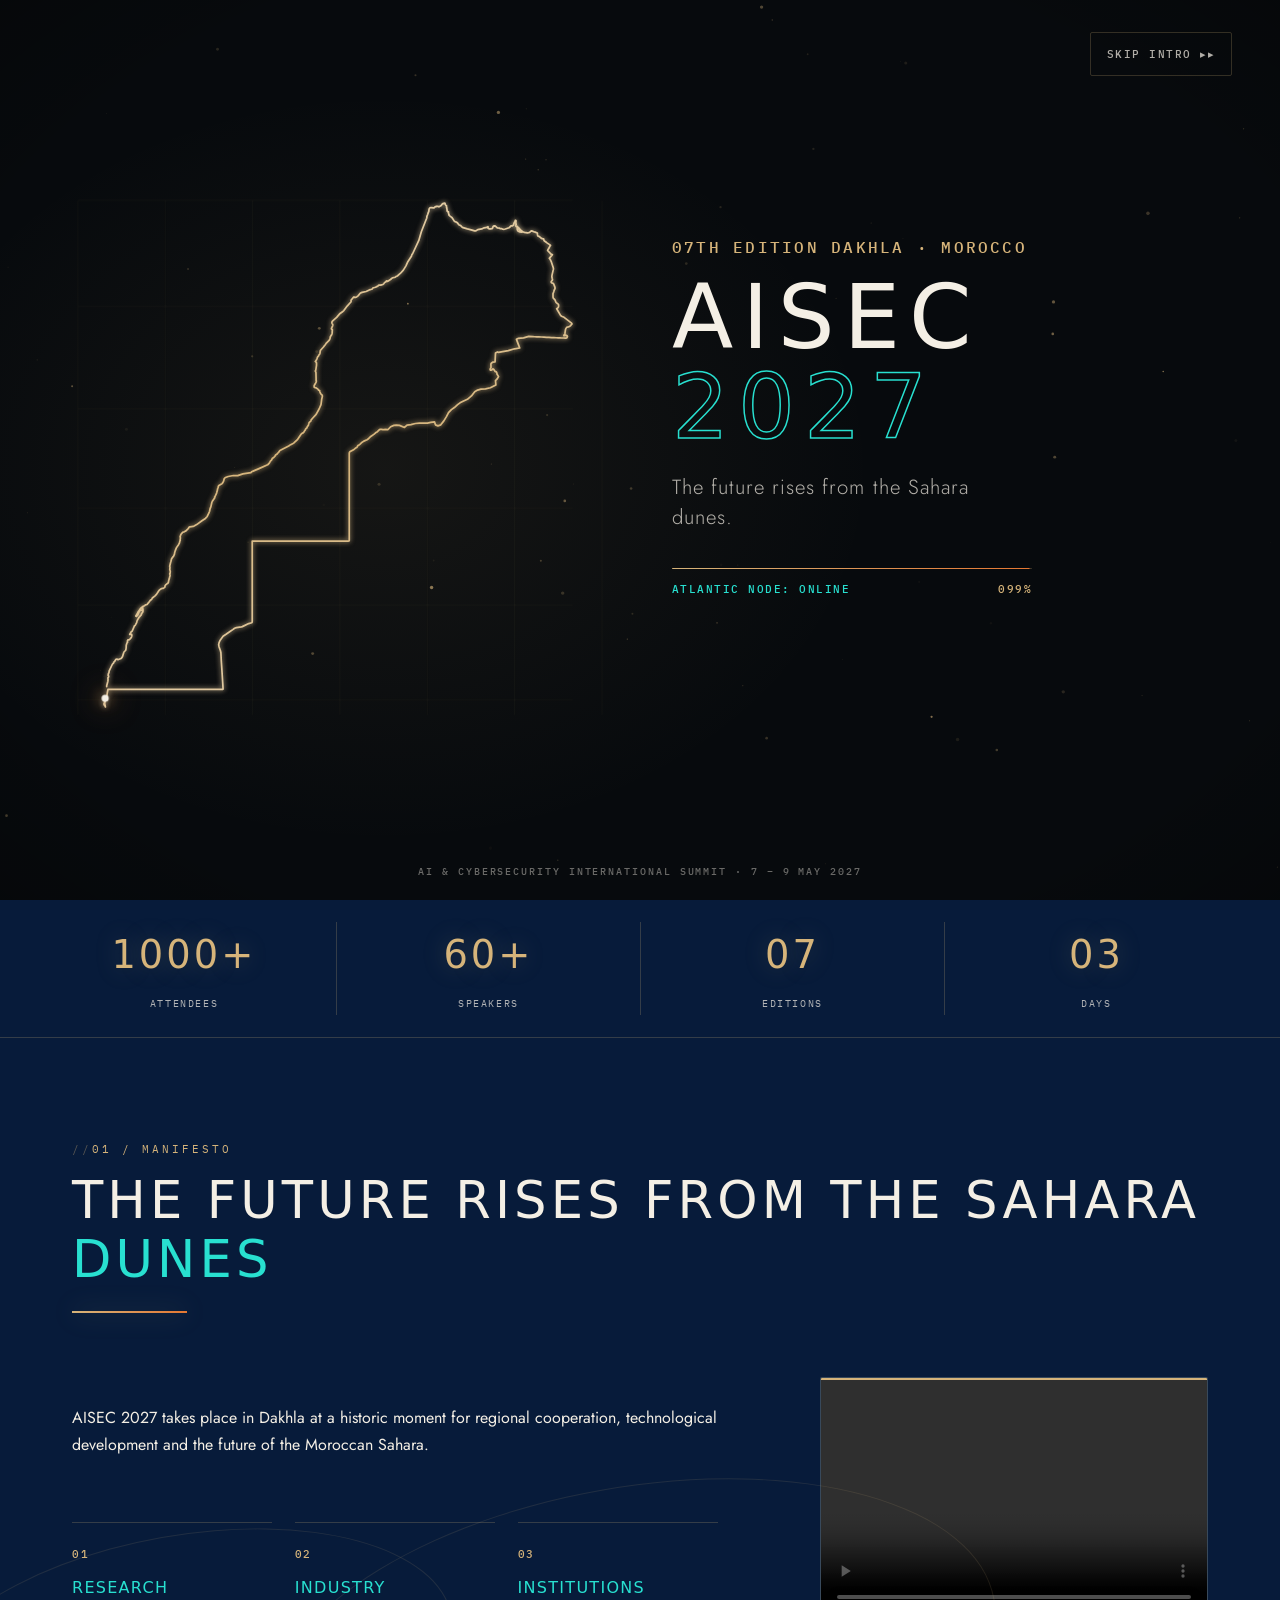
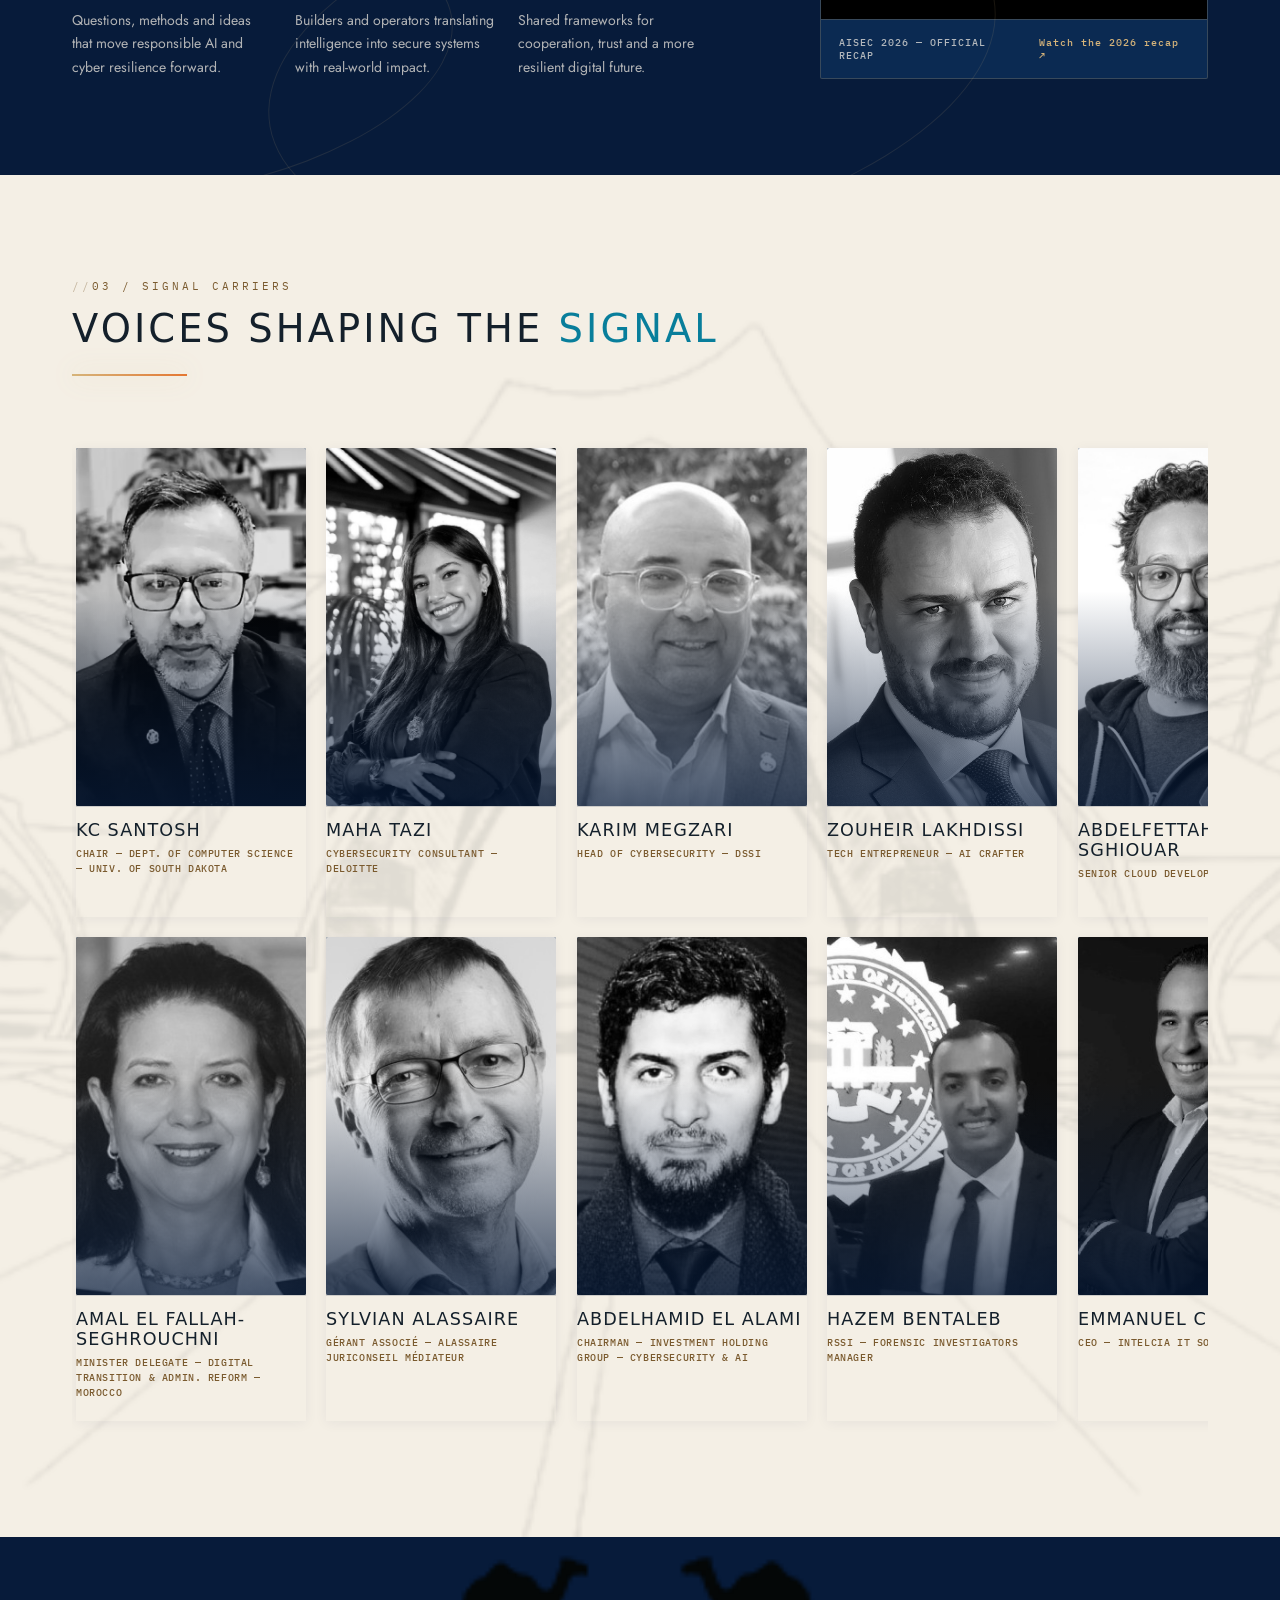
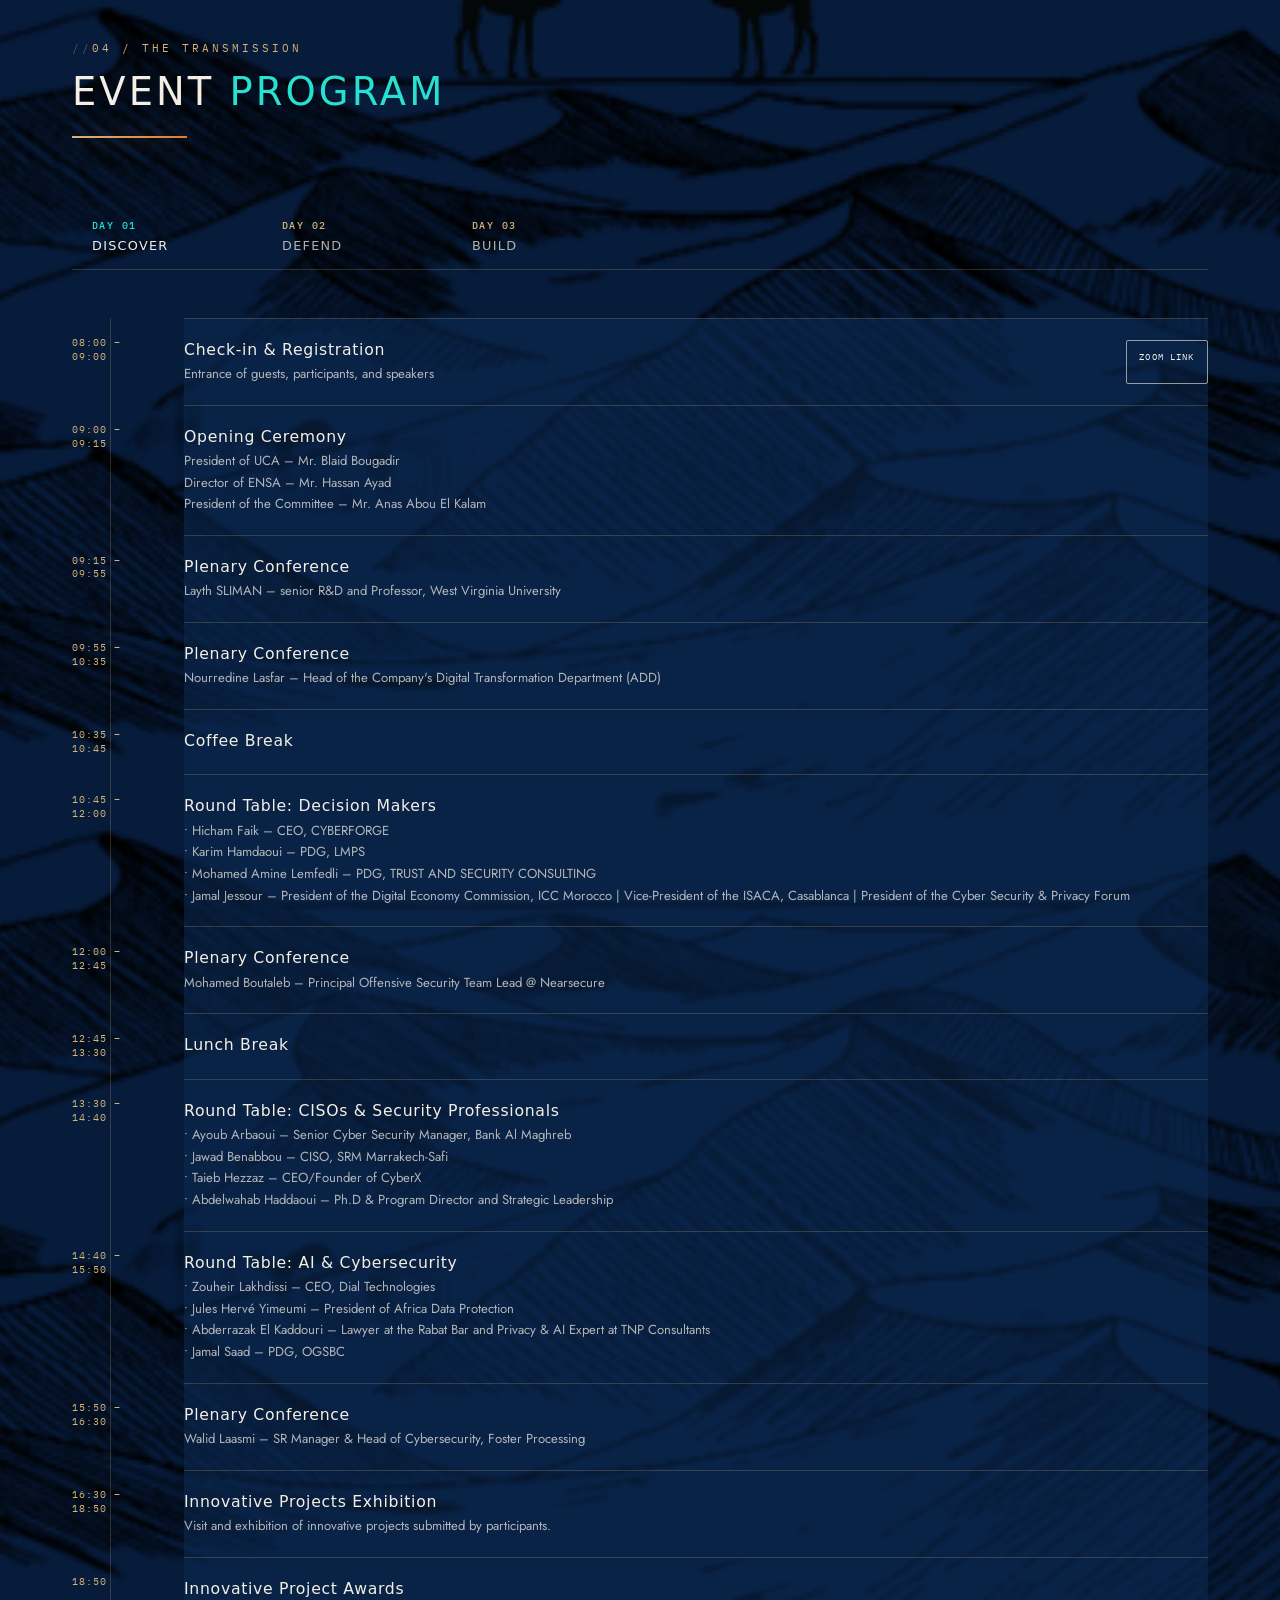
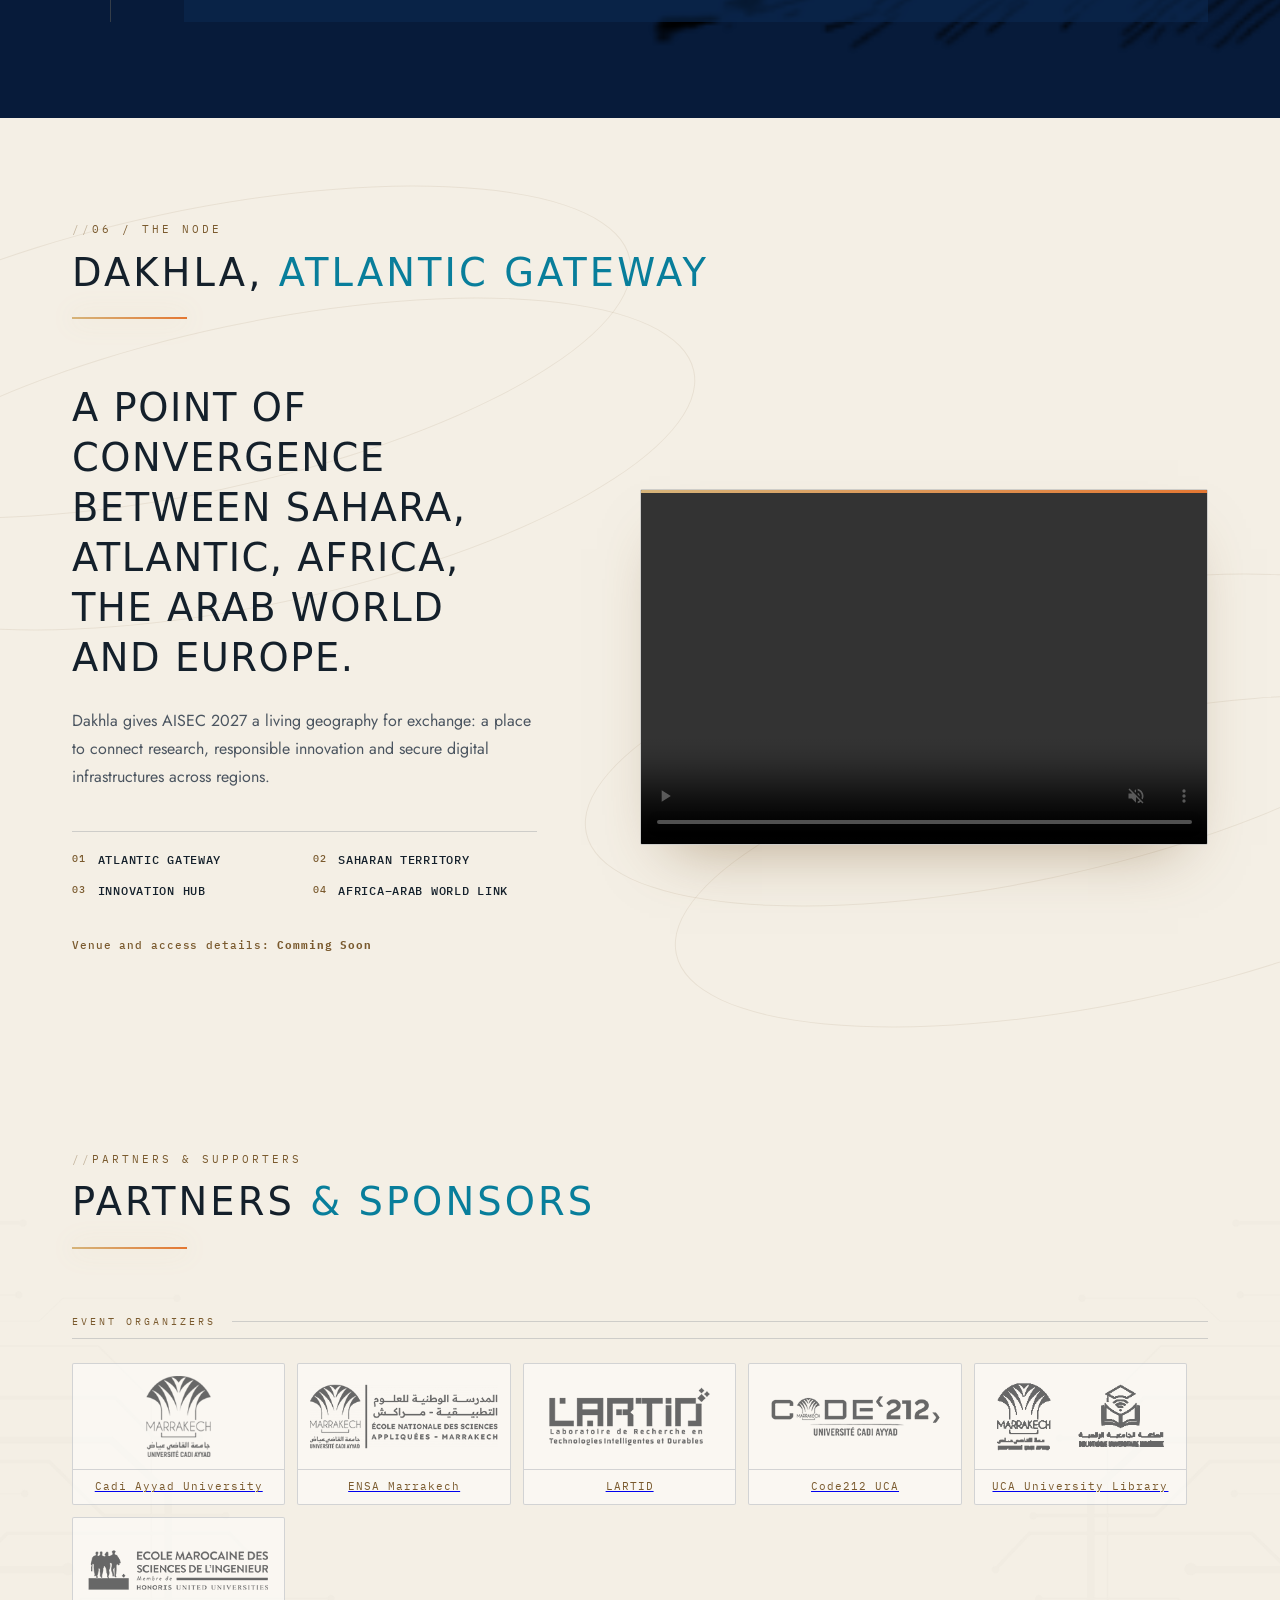
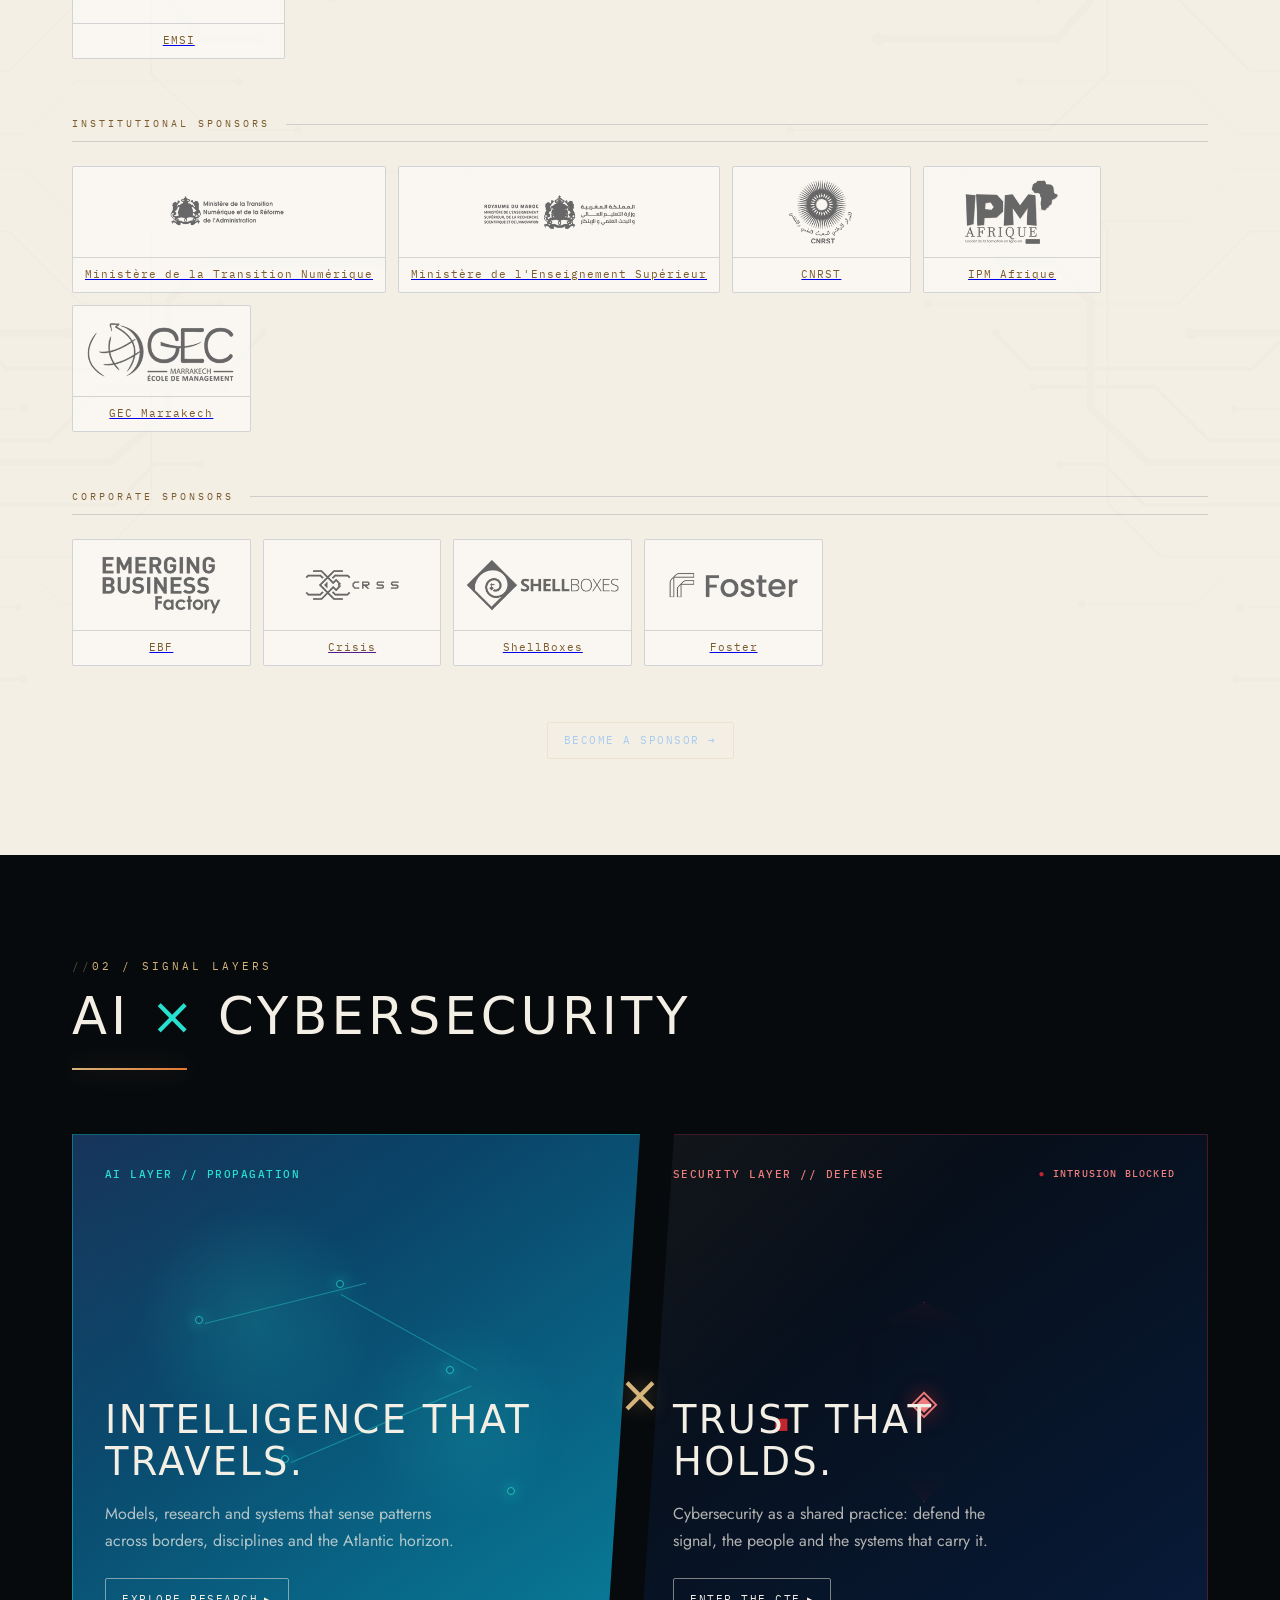
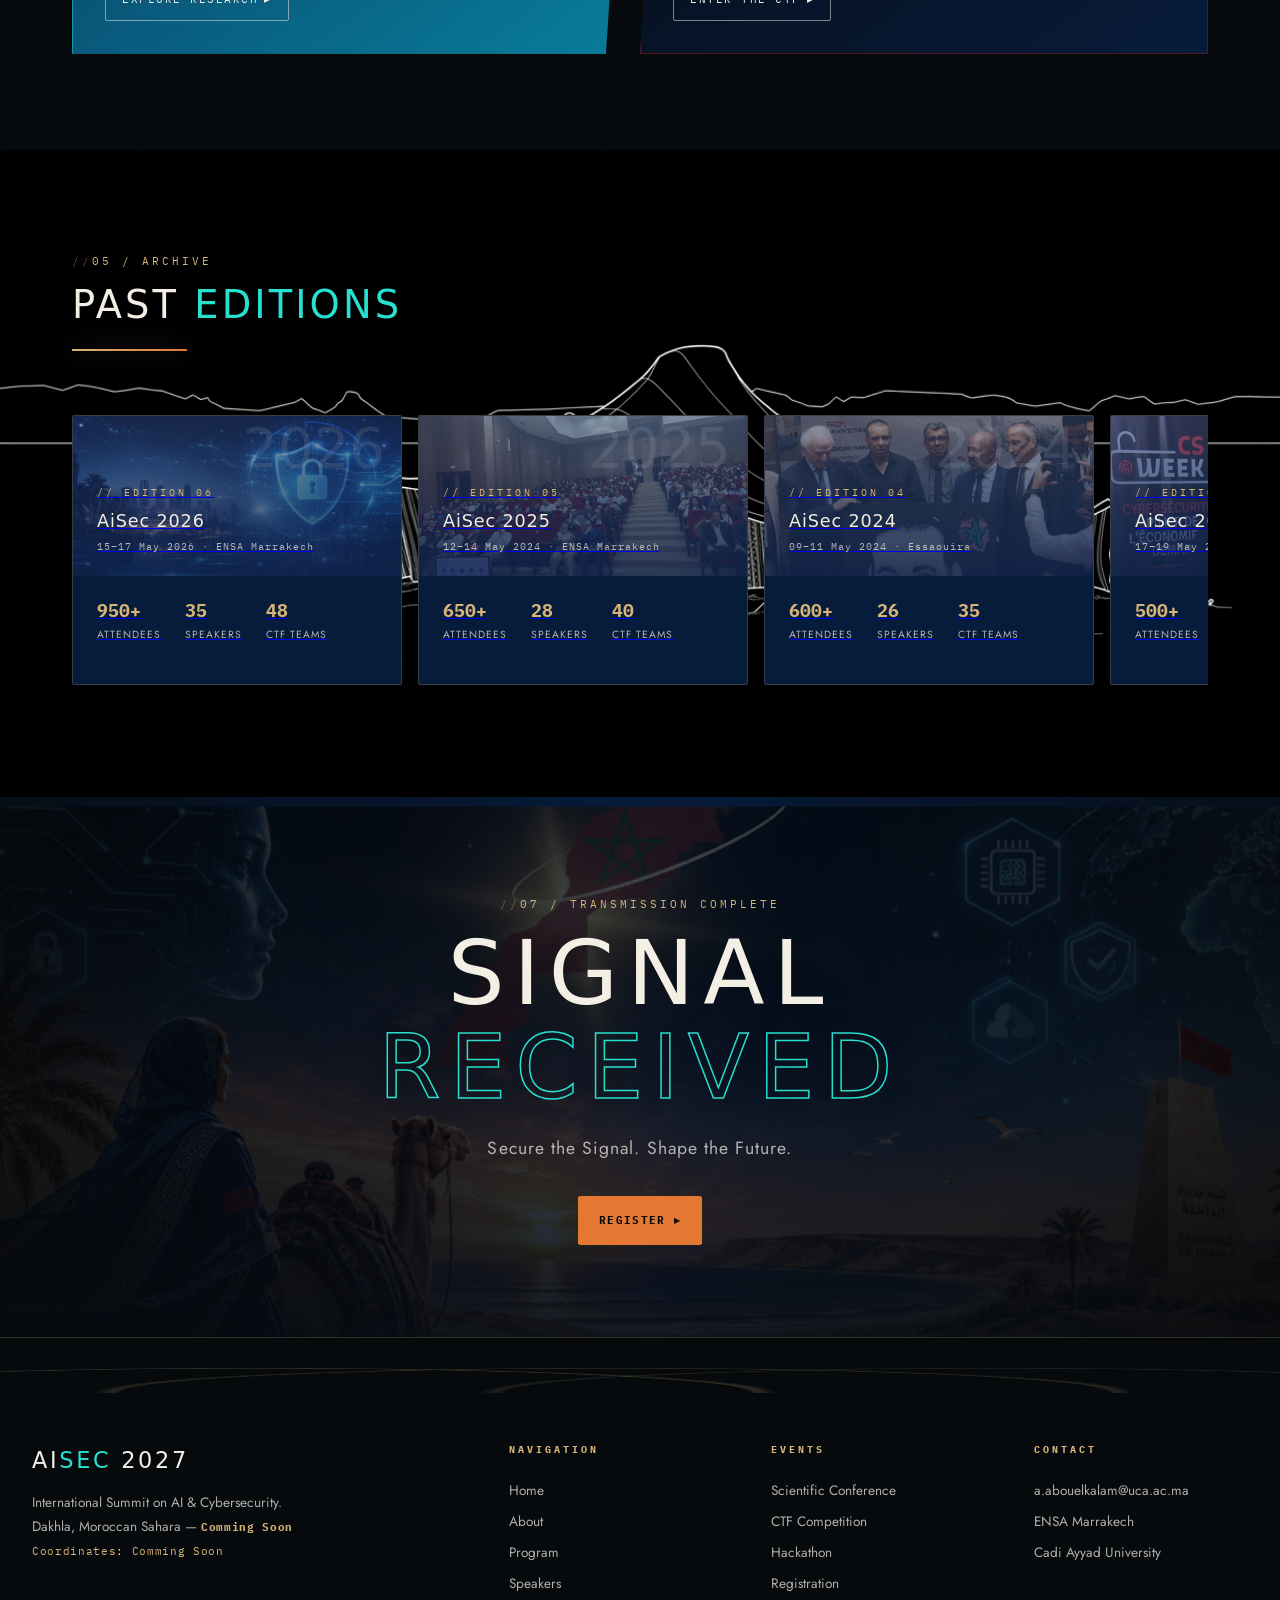
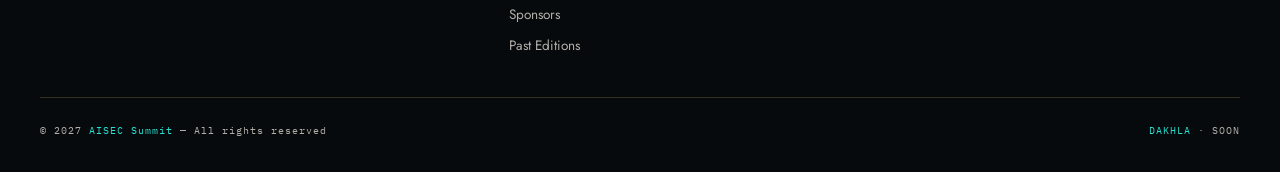
<file: index.html>
<!DOCTYPE html>
<html lang="en">
<head>
<meta charset="UTF-8">
<meta name="viewport" content="width=device-width, initial-scale=1.0">
<title>AISEC 2027 | AI &amp; CYBERSECURITY INTERNATIONAL SUMMIT</title>
<link rel="icon" type="image/png" href="images/logos/aisec2027-w.png">
<link rel="preconnect" href="https://fonts.googleapis.com">
<link rel="preconnect" href="https://fonts.gstatic.com" crossorigin>
<link href="https://fonts.googleapis.com/css2?family=IBM+Plex+Mono:wght@400;500&family=Jost:wght@300;400;500&family=Syncopate:wght@400;700&display=swap" rel="stylesheet">
<link rel="stylesheet" href="tokens.css">
<link rel="stylesheet" href="style.css">
<link rel="stylesheet" href="effects.css">
<script>if(!/[?&]nointro/.test(location.search)){try{if(!sessionStorage.getItem('aisec2027-intro-seen')||/[?&]intro/.test(location.search)){document.documentElement.classList.add('has-intro')}}catch(e){document.documentElement.classList.add('has-intro')}}setTimeout(function(){var r=document.documentElement;if(r.classList.contains('has-intro')&&!window.__introStarted){r.classList.remove('has-intro')}},5000)</script>
</head>
<body>

<!-- ENTRANCE PAGE — Morocco map traced in gold on black -->
<div class="map-intro" id="mapIntro" role="dialog" aria-label="AISEC 2027 entrance">
  <canvas class="mi-stars" id="miStars" aria-hidden="true"></canvas>
  <button class="mi-skip" id="miSkip" type="button">Skip intro <span aria-hidden="true">▸▸</span></button>
  <div class="mi-stage">
    <div class="mi-map">
      <svg class="mi-svg" viewBox="0 0 600 720" role="img" aria-label="Map of Morocco, including the Sahara, with Dakhla highlighted">
  <defs>
    <linearGradient id="miGold" x1="0" y1="0" x2="0" y2="1"><stop offset="0" stop-color="var(--gold-light)"/><stop offset=".5" stop-color="var(--sand)"/><stop offset="1" stop-color="var(--gold-light)"/></linearGradient>
    <radialGradient id="miFill" cx="50%" cy="60%" r="65%"><stop offset="0" stop-color="var(--sand)" stop-opacity=".22"/><stop offset="1" stop-color="var(--sand-deep)" stop-opacity=".04"/></radialGradient>
    <filter id="miGlow" x="-20%" y="-20%" width="140%" height="140%"><feGaussianBlur stdDeviation="3.2" result="b"/><feMerge><feMergeNode in="b"/><feMergeNode in="SourceGraphic"/></feMerge></filter>
    <path id="miShape" d="M43,617.3L43,616.4L44.3,611.3L44.5,609.7L44.4,608.4L44.4,607.6L45,606.7L45.1,606.3L45.1,605.9L45.1,605.5L45,605.3L44.7,604.9L44.5,604.7L44.7,604.2L44.8,603.2L45.5,601.7L45.7,600.3L45.9,599.5L49.3,592.5L50.5,591.3L50.7,591L50.7,590.7L51.1,589.9L51.3,589.7L51.9,589.4L52,589.1L52.6,588L52.9,587.4L53.6,587.1L53.9,587L54.1,586.8L54.4,586.8L54.7,586.9L55,587.1L55.4,587.5L58.9,586.1L59.6,585.5L60.1,584.8L60.6,583.9L61.8,579.9L61.9,579.2L62.2,578.9L63.8,577.2L64.2,576.7L64.6,574.4L64.7,571.5L64.9,570.7L65.3,569.4L65.5,568.9L66.2,568L66.2,567.6L66.1,567.3L66,567.1L66,566.7L66.1,566.4L66.3,565.8L66.4,565.6L66.6,565.5L67.3,565.4L68.1,565.2L69.1,564.2L70.2,563L70.5,562.3L70.7,561.6L70.9,560.8L70.9,560L70.6,559.2L69.9,559L68.6,559.4L68.9,558.7L69.5,557.6L69.7,557.2L71.2,555.8L71.4,555.6L73.8,549.9L74.1,549.4L74.5,549.3L74.9,548.8L76.3,546.3L76.8,544L77.2,543.4L77.6,542.6L78.8,540.6L80.4,538.7L80.5,538.5L81,538.1L81.2,537.9L81.5,537.5L81.6,536.8L81.7,536.4L82.2,535.6L82.7,535L83.1,534.3L83.3,533.4L83.3,531.8L83.2,531.2L82.9,530.4L83,530.2L83.1,529.9L82.6,530.2L82.6,530.6L82.7,531.1L82.6,531.6L82.4,531.8L81.6,532.4L81.2,532.6L80.9,532.6L80.5,532.5L80.3,532.6L79.7,533L79.4,533.5L79.1,533.9L78.7,535.1L78.2,535.8L78.2,536.1L78.1,536.5L77.7,537.2L77.7,537.5L77.4,537.9L76,539.3L75.4,539L75.6,538.4L76.3,537.5L76.6,537L77.7,534.8L79.7,532L79.9,531.4L80.4,530.8L80.9,530.2L83.3,528.2L84.4,527.8L85.7,526.9L86.1,526.5L87.2,526.4L88.1,525.9L88.7,525.1L89.3,524.3L90.5,522.8L91.5,521.4L92.8,520.5L93.2,520L93.5,519.3L93.7,518.9L96.7,516.5L98.5,514.6L100.7,511.1L101.5,510.2L102.5,509.3L103.1,508.9L103.8,508.5L104.5,508.3L105.9,508.1L106.5,507.7L107.7,506.8L107.7,506L107.7,505.8L108.1,505L108.8,504L109.6,503.4L110.5,502.9L111,502.4L111.5,501.7L111.9,499.4L112.6,497.3L112.9,495.6L113.3,494.6L113.4,494.1L113.4,493.5L113.3,493L113.1,492.5L113.4,491.9L113.1,491.7L113.4,491.2L113.5,490.6L113.6,490L113.6,489.4L113.6,488.9L113.3,488.1L113.1,487.6L113.3,484.5L113,483.6L114,479.4L114.2,478.9L115.1,475.2L116.6,473.2L117.1,472.7L117.3,472.4L118.3,470.1L118.5,468.5L118.6,468.3L118.8,467.6L119.1,466.5L120.4,463.2L122.8,459.7L123.6,458.1L123.9,457.6L124,456.9L124.4,455.3L124.7,454.9L124.6,454.2L124.9,452.2L124.8,451.7L124.6,450.6L124.7,450.2L124.9,449.9L125.2,448.8L125.4,448.4L127.2,446L127.5,445.8L129.1,445.4L130.8,444.5L133.5,441.8L134,441.2L134.2,440.6L134.7,440.1L135.4,439.8L139,439.4L139.6,439.1L143,437.3L148.8,433.1L152.7,430.5L154.7,428.3L156.6,424.4L157.3,422.5L157.9,419.5L158.8,417.4L159.8,412.8L160.4,411.4L163.1,407.4L163.1,407.2L162.9,406.9L162.9,406.7L163.3,406.4L165.1,402.3L166.1,398.6L166.1,397.8L166.4,397.1L166.9,395.8L167.1,395.1L167.1,394.9L167.3,394.3L167.6,393.9L168.6,393.4L169.6,392.6L170.8,392.2L171.4,391.6L172.8,389.3L173.5,386.6L173.8,385.9L174.4,385.4L175,385L178,383.9L183.8,382.8L188.6,382.9L194.3,381L203.2,379.5L203.5,379.2L204.2,378.5L204.4,378.4L205,378.2L212.2,375.1L221.8,370.8L222.8,370L223.7,369L224.9,366.8L225.4,366.3L226,365.8L226.5,365.1L226.7,364.4L226.9,363.8L228.9,362.5L230.4,360.7L230.6,360.1L232,359.2L232.3,359L232.5,358.5L232.7,358.2L233.8,357.4L233.9,357.2L234.6,356.1L235.4,355.1L236,354.7L245.2,350L247.4,348.5L250.1,347.1L251.3,346.3L255.2,342.6L258.6,337.4L259.5,336.4L260.1,335.9L261.3,335.4L261.9,334.9L262.6,333.6L263.4,332.6L263.8,331.9L264,331.2L264.1,330.9L265.2,330L265.5,329.9L265.7,329L267.1,327L267.2,326.6L267.3,325.8L267.6,325L267.8,324.3L268.1,323.7L269.7,322.3L269.9,321.8L270.1,321.2L271.5,319.4L275.7,314.8L279,308.9L281.1,304.1L281.3,302.7L281.9,297.9L282.5,295.4L282.6,294.6L282.5,293.6L282.1,293.2L281.5,292.8L281.1,292.2L280.6,291.6L279.8,289.7L279.6,288.4L279.3,288.3L279,288.2L278.6,288.1L278.3,287.8L277.7,286.8L275.4,285.3L274.7,285.2L274,285L273.5,284.5L273.5,283L274.2,281.6L275,280.3L275.7,279.1L275.8,278.2L276,277.8L275.8,277.4L275.6,277.1L275.6,276.8L275.6,276.5L275.7,276.1L275.5,268.7L275.4,268L274.8,266.7L275.3,265.8L276.1,260.4L276.1,258.2L276,257.3L275.6,256.9L275.3,256.5L274.8,256L275.8,254.7L276.5,253.4L277.3,251.1L277.7,250.6L278.3,250L278.5,249.8L278.6,249.1L279.1,248.6L279.3,248.2L279.8,247.5L279.9,247.2L280.4,244.1L280.6,243.6L283.6,240.3L284.9,238.5L285.2,238.2L285.6,237.8L285.8,237.6L286.1,237.2L286.4,236.5L286.5,236.2L290.4,232.3L290.7,231.5L291,230.9L291.4,229.4L291.4,228.8L291.6,228.3L292.7,226.8L293.2,225.8L293.5,224.6L293.7,220.7L293.5,220.5L293,220.2L292.7,219.9L292.8,219.1L293.1,218.5L293.9,216.7L294.1,216L294.2,215.2L294,214.6L293.7,214.2L293.4,213.7L293.2,213L293.2,212.4L293.8,211.2L298.5,207.1L302.3,202.7L305.4,200.5L306.5,199.5L310.2,194.5L314.3,190L314.5,189.6L314.5,189.1L314.5,188.2L314.7,187.7L317.4,184.5L317.8,184.4L318,184.5L318.3,184.8L318.6,184.9L319.4,184.9L320,184.7L321.1,184.1L322.3,183.2L324.2,180.8L325.3,179.8L326.7,179.3L331.2,178.3L334.2,176.9L335.8,176.2L337.3,175.8L338,175.5L338.7,174.5L339.5,174.2L341.8,173.6L343,172.8L343.6,172.7L344.2,172.4L344.8,171.7L345.4,171.2L345.9,171.4L346.3,171.1L346.6,171.2L347,171.3L347.3,171.4L347.6,171.3L348.2,170.9L349.1,170.7L349.8,170.5L350.4,170.1L350.8,169.8L351.9,168.4L352.8,167.9L353.7,166.8L354.4,166.5L354.2,166.9L354.8,167.1L355.5,166.9L355.8,166.6L358.3,165L359.5,163.9L360.6,163.2L362,162.8L363.2,162.6L363.6,162.4L364.7,161.5L365.9,161.1L369.2,158.3L372.6,154.6L375.5,149.8L377.6,145.2L381.2,139.8L381.6,139.2L382,137.6L382.9,136.4L389.8,121.6L392.6,112L398.5,97L398.7,96.3L398.7,95.3L398.8,94.8L399.5,93.1L400.2,91L400.3,90.7L400.4,90.3L400.8,89.7L400.9,89.3L401.1,87.4L401.4,86.5L401.6,85.9L402.2,85.3L403.4,85.1L406.4,85.5L406.7,85.4L407.6,84.5L408,84.3L408.6,83.9L409.2,83.8L409.5,84L410.1,83.7L410.9,83.7L411.7,83.9L412.2,84.3L414.2,83.1L414.7,82.6L415.8,81.3L416.4,80.8L417.1,80.4L417.3,80.4L417.6,80.6L417.9,80.8L418.3,80.8L418.4,80.5L418.4,80.1L418.5,80.1L418.7,80.1L419,81.1L419.4,81.9L419.9,82.6L420.6,83.2L420.5,83.9L420.6,84.8L421.1,86.9L421.2,88.6L421.3,89L421.5,89.4L421.8,89.7L422,89.8L422.5,89.6L422.7,89.7L422.7,89.9L422.7,90.5L422.7,90.8L423.2,92.9L423.5,93.7L424.2,94.3L425.6,95.4L426.8,96.4L429.4,100.4L429.9,100.7L430.7,100.9L431.3,101.1L432,101.5L433.1,102.5L434,103.8L434.6,104.5L436,104.9L437.7,106.6L439,107.4L443.7,108.8L448,109.8L451.8,110.9L452.7,111L453.4,110.8L455.3,109.6L459.7,108.8L462.4,107.6L465.2,107L466.6,106.3L466.9,106.8L466.8,106.9L466.4,107.1L466.2,107.2L466.4,107.5L466.6,107.8L467.1,108.4L467.5,108.6L468.2,108.7L469.2,108.8L469.7,108.7L470.8,108.6L471.6,108.2L471.8,107.6L472.2,106.5L472.8,105.7L473.7,105.4L474.5,105.5L475.1,105.9L476.5,107.2L477.2,107.7L479.6,108L480.5,108.6L480.9,108.6L481.3,108.5L481.6,108.5L482,108.6L482.7,109L482.9,109.1L484.6,109.2L485.9,108.9L490,107.5L490.7,107L492.1,105.5L492.5,105.3L492.8,105.3L493,105.4L493.4,105.5L493.8,105.5L494.9,104.5L496.1,101.3L497,100.1L496.9,99.6L497,99.3L497.3,99.2L497.7,99.4L497.8,99.7L497.7,100.5L497.8,100.9L497.5,102.1L497.9,103.6L498,103.8L498,103.9L497.3,104.5L497.5,105.5L498.2,106.3L499.1,105.9L499.6,106.6L499.3,106.9L499.2,107.6L499.1,108.2L499.2,109.5L499.4,110L499.7,110.5L500.1,111.1L501,111.7L502.1,112.1L504.4,112.3L503.1,111.2L500.6,108.3L500.1,107.5L500.3,107.1L500.7,107.5L502.2,109.2L502.5,109.6L504.1,111.2L505.4,112L507.1,112.6L510.5,113.1L511.9,113L512.7,112.8L513.2,112.4L513.9,111.6L514.6,111.2L515.2,111L518.3,112.2L519,112.3L519.7,112.6L520.6,113L521.5,113.4L521.6,114.9L521.8,116L522.4,116.8L523.4,117.1L524.6,118L525.6,119L526.7,119.6L528.1,119.8L528.6,120.1L528.7,120.6L528.7,121.1L528.9,121.7L529.4,122.2L531,123.3L532.2,124.3L535.5,126.5L536.1,127.1L536,127.4L535.5,127.7L534.8,129.5L533.1,132.1L532.9,132.8L536.7,136.8L537.9,137.2L538.2,137.4L534.8,141.5L536,143.1L536.8,144.8L539.2,152L539.3,152.6L539.4,153L539.3,153.8L537.8,160.1L537.6,161.9L538,163.8L538.3,165L538.2,165.4L538,166L537.6,166.4L537.3,166.7L537.1,167.1L536.8,167.7L537.1,168.4L537.5,168.7L538.7,169.1L539.3,169.5L539.6,169.9L541,173.5L541.2,174.7L540.8,175.8L540.3,176.6L539.7,178.7L539.3,179.7L538.9,180.7L538.9,184.5L539.2,185.7L540.9,187.4L541.5,188.5L541.8,189.6L542.5,190.6L543.3,191.4L544.3,192.1L544.9,192.6L545.1,193.4L545.1,194.3L545,195.2L544.9,195.6L544.7,195.9L544.5,196.2L544.3,196.5L543,197.5L547.3,204.9L548.4,205.8L550.5,206.6L559.5,213.5L560,214.4L558.1,216.5L557.1,217.3L555.8,217.8L554.5,218L553.9,218.3L553.5,219L553.1,219.6L552.7,221L552.2,224.6L552.1,225L552.1,225.3L552.1,225.7L551.8,226L551.6,226.2L551.1,226.7L551,226.9L551.1,227.5L551.6,227.5L552.9,227.1L553.5,227.1L554.2,227.3L554.6,227.7L554.9,228.5L554.2,229.9L552.9,230.2L550.5,230L550.2,230L549.4,230L548.2,230L546.6,229.9L544.6,229.8L542.4,229.7L540,229.6L537.3,229.5L534.5,229.3L531.7,229.2L528.8,229L526,228.9L523.3,228.8L520.8,228.7L518.4,228.6L516.4,228.4L512,228.2L506.2,229.9L500.1,230.4L498.3,231.5L500.5,237.4L501.9,241.1L496.2,242L489.2,244.1L479.8,245.7L478.6,245.9L477.2,245.5L475,246.7L474.5,256.5L472.2,256.7L470.3,258L470,258.5L469.9,259.2L470,262.1L470,262.9L469.3,264.1L469,264.8L469.2,265.5L469.5,265.8L470.1,265.8L470.7,265.6L471.6,264.7L472.1,264.4L472.7,264.6L473.1,265.1L474.1,266.5L474.6,267.1L475.8,267.6L476.1,267.9L476.4,268.6L476.6,269.3L476.6,270L478.4,272.9L476.6,275.8L475,277.4L475.2,279.7L475.4,282.1L469.3,285.3L463.9,286.6L458.9,286.8L455.1,287.9L451.9,289.8L448.3,294.4L443.8,298.1L439,300.2L435.6,302L432.9,304.1L429.3,307.3L426,309.6L422.8,313L420.5,317.4L417.6,322.1L414.2,326.5L411,327.6L408.3,326.5L407.2,323.1L403.1,323.7L399.3,324.5L395.2,324.5L390.4,324.5L385.9,325L381.1,326.3L376.7,326.8L373.9,329.4L368.3,327.1L364.7,326.8L362.1,327.1L358.5,328.6L355.6,331.7L351.9,331.6L351.3,331.8L350.5,331.9L349.8,331.9L348.4,331.6L346.9,331.5L345.8,332L343.8,334.1L343.3,334.4L341.8,335.3L339.8,337.1L336.4,339.4L333.4,342.3L332.3,343L328.7,344.6L326.5,346.1L324.3,348.2L323.8,348.5L322.7,349.1L322.2,349.4L321,351.4L320.7,351.8L319.2,352.6L317.8,353.8L313.6,356.1L313,356.6L312.6,357.3L312.5,358.3L312.5,360L312.5,362.2L312.5,364.4L312.5,366.6L312.5,368.8L312.5,371L312.5,373.2L312.5,375.4L312.5,377.6L312.5,379.8L312.5,382L312.5,384.2L312.5,386.4L312.5,388.6L312.5,390.8L312.5,392.9L312.5,395.2L312.5,398.6L312.5,402L312.5,405.4L312.5,408.9L312.5,409.4L312.5,410.8L312.5,413L312.5,415.8L312.5,419.2L312.5,422.9L312.5,427L312.5,431.1L312.5,435.3L312.5,439.3L312.5,443L312.5,446.4L312.5,449.2L312.5,451.4L312.5,452.8L312.5,453.3L312.5,454.9L312.3,455.4L311.7,455.6L308.9,455.6L305.6,455.6L302.4,455.6L299.1,455.6L295.9,455.6L292.6,455.6L289.3,455.6L286.1,455.6L282.8,455.6L279.6,455.6L276.3,455.6L273.2,455.6L269.9,455.6L266.6,455.6L263.4,455.6L260.1,455.6L256.9,455.6L253.6,455.6L250.3,455.6L247.1,455.6L243.8,455.6L240.5,455.6L237.3,455.6L234,455.6L230.8,455.6L227.5,455.6L224.2,455.6L221,455.6L217.7,455.6L214.5,455.6L211.2,455.6L207.9,455.6L204.7,455.6L204.7,458.3L204.7,461L204.7,463.7L204.7,466.4L204.7,469.2L204.7,471.8L204.7,474.6L204.7,477.3L204.7,480L204.7,482.7L204.7,485.4L204.7,488.1L204.7,490.8L204.7,493.5L204.7,496.2L204.7,498.9L204.7,501.6L204.7,504.3L204.7,506.9L204.7,509.6L204.7,512.3L204.7,515L204.7,517.7L204.7,520.4L204.7,523.1L204.7,525.8L204.7,528.4L204.7,531.1L204.7,533.8L204.7,536.4L204.7,539.1L204.7,541.8L204.7,544.6L204.6,545.8L204.1,546.4L200.8,547.3L193.7,550.7L192.6,551L187.1,551.8L185.1,552.5L183.1,554L179.6,556.4L175.6,559.2L172.3,561.4L171.7,562.2L168.9,566.1L167.9,568.4L167.4,570.7L167.8,573L169.4,577.5L169.9,579.7L170.3,588.5L170.9,597.2L171.8,611.6L172,614.6L172.3,620.3L167.6,620.3L166.2,620.3L162.5,620.3L156.6,620.3L149,620.3L139.9,620.3L131,620.3L129.9,620.3L119.2,620.3L108,620.3L96.9,620.3L86.2,620.3L76.1,620.3L67.1,620.3L59.4,620.3L53.6,620.3L49.8,620.3L48.5,620.3L44.8,620.3L44.4,620.6L43.8,623.6L43.3,626.9L41.9,630.9L41.6,632L40.9,635.1L40.8,636.2L41.6,639.9L41.2,639L40.1,637.5L40,636.6L40.1,636.1L40.5,635.3L40.5,634.8L40.5,633.1L40.6,632.6L41.2,630.8L42.6,620.4L42.8,619.2L42.9,618.7Z"/>
    <clipPath id="miClip"><use href="#miShape"/></clipPath>
  </defs>
  <path class="mi-grat" d="M11.1,631.8L561,631.8M11.1,526.8L561,526.8M11.1,419.2L561,419.2M11.1,308.8L561,308.8M11.1,194.9L561,194.9M11.1,77.2L561,77.2M11.1,649.1L11.1,77.2M108.1,649.1L108.1,77.2M205.2,649.1L205.2,77.2M302.2,649.1L302.2,77.2M399.3,649.1L399.3,77.2M496.3,649.1L496.3,77.2M593.4,649.1L593.4,77.2"/>
  <use class="mi-fill" href="#miShape"/>
  <g clip-path="url(#miClip)"><rect class="mi-scan" x="0" y="0" width="600" height="40"/></g>
  <use class="mi-outline" id="miOutline" href="#miShape" filter="url(#miGlow)"/>
  <circle class="mi-pen" id="miPen" r="4" cx="0" cy="0"/>
  <path class="mi-arc" id="miArc" d="M335.2,247.4Q136.1,382.6 77.1,537.9"/>
  <circle class="mi-city" cx="371.8" cy="155.3" r="2.4" style="--i:0"/><circle class="mi-city" cx="347.8" cy="172.8" r="2.4" style="--i:1"/><circle class="mi-city" cx="404.6" cy="86.8" r="2.4" style="--i:2"/><circle class="mi-city" cx="282.9" cy="292.8" r="2.4" style="--i:3"/><circle class="mi-city" cx="166.3" cy="413.8" r="2.4" style="--i:4"/>
  <circle class="mi-node" cx="335.2" cy="247.4" r="3.5"/>
  <text class="mi-lbl mi-lbl-mk" x="345.2" y="239.4">MARRAKECH</text>
  <g class="mi-dakhla" transform="translate(77.1 537.9)">
    <circle class="mi-ping" r="6"/><circle class="mi-ping mi-ping-2" r="6"/>
    <circle class="mi-dot" r="5"/>
    <path class="mi-lead" d="M8,-8 L44,-44 L120,-44"/>
    <text class="mi-lbl mi-lbl-dk" x="50" y="-50">DAKHLA</text>
    <text class="mi-lbl mi-lbl-sub" x="50" y="-34">23.68°N · 15.96°W</text>
  </g>
</svg>
    </div>
    <div class="mi-copy">
      <span class="mi-kicker">07th Edition Dakhla · Morocco</span>
      <h2 class="mi-title"><span>AISEC</span><span class="mi-outline-text">2027</span></h2>
      <p class="mi-tag">The future rises from the Sahara dunes.</p>
      <div class="mi-progress" aria-hidden="true"><span id="miBar"></span></div>
      <div class="mi-status"><span id="miMsg">TRACING THE KINGDOM...</span><span id="miPct">000%</span></div>
      <button class="btn-primary mi-enter" id="miEnter" type="button" tabindex="-1">Scroll Down <span aria-hidden="true">▾</span></button>
    </div>
  </div>
  <div class="mi-foot" aria-hidden="true">AI &amp; CYBERSECURITY INTERNATIONAL SUMMIT · 7 – 9 MAY 2027</div>
</div>

<nav id="navbar" aria-label="Primary navigation">
  <div class="hero-logo fade-in">
    <a href="index.html"><img src="./images/logos/aisec2027-w.png" alt="AISEC logo"></a>
  </div>
  <ul class="nav-links">
    <li><a href="#home" class="active">Home</a></li>
    <li><a href="#event">Program</a></li>
    <li><a href="#team">Speakers</a></li>
    <li><a href="conference/index.html">Scientific Conf</a></li>
    <li><a href="ctf/index.html">CTF Competition</a></li>
    <li><a href="hackathon/index.html">Hackathon Competition</a></li>
    <li><a href="conference/registration.html" class="nav-cta">Register <span aria-hidden="true">▸</span></a></li>
    <li><a href="#client">Organizers & Sponsors</a></li>
    <li><a href="#editions">Past Editions</a></li>
  </ul>
  <button class="hamburger" id="hamburger" type="button" aria-label="Open navigation menu" aria-controls="mobileMenu" aria-expanded="false" onclick="toggleMenu()"><span></span><span></span><span></span></button>
</nav>
<div class="mobile-menu" id="mobileMenu">
  <a href="#home" onclick="closeMenu()">Home</a>
  <a href="#event" onclick="closeMenu()">Program</a>
  <a href="#team" onclick="closeMenu()">Speakers</a>
  <a href="conference/index.html">Scientific Conference</a>
  <a href="ctf/index.html">CTF Competition</a>
  <a href="hackathon/index.html">Hackathon Competition</a>
  <a href="#client" onclick="closeMenu()">Organizers & Sponsors</a>
  <a href="#editions" onclick="closeMenu()">Past Editions</a>
  <a href="conference/registration.html" class="mobile-register" onclick="closeMenu()">Register <span aria-hidden="true">▸</span></a>
</div>

<main id="main-content">
<section id="home">
  <picture class="hero-media" data-asset-status="2027-asset">
    <img src="./images/editions/2027.png" class="hero-bg-img" alt="AISEC 2027 futuristic Moroccan desert, Atlantic horizon and cybersecurity signal">
  </picture>
  <div class="hero-overlay"></div>
  <div class="scan-line"></div>
  <div class="hero-signal-line" aria-hidden="true"><span></span></div>
  <div class="hero-content">
    <div class="hero-left fade-in">
      <div class="hero-kicker"> 7th Edition <span class="outline">2027</span></div>
      <h1 class="hero-title"><span>AISEC 2027</span></h1>
      <div class="hero-meta">
        <span class="hero-meta-item">Artificial Intelligence × Cybersecurity International Summit</span>
        <span class="hero-meta-item">DAKHLA · MOROCCO · 7 - 9 May 2027</span>
      </div>
      <p class="hero-subtitle">THE FUTURE RISES FROM THE SAHARA DUNES.</p>
      <div class="countdown-bar" aria-label="Countdown to AISEC 2027" aria-live="off">
        <div class="countdown-item"><span class="countdown-num" id="days">--</span><span class="countdown-label">Days</span></div>
        <div class="countdown-item"><span class="countdown-num" id="hours">--</span><span class="countdown-label">Hours</span></div>
        <div class="countdown-item"><span class="countdown-num" id="mins">--</span><span class="countdown-label">Minutes</span></div>
        <div class="countdown-item"><span class="countdown-num" id="secs">--</span><span class="countdown-label">Seconds</span></div>
      </div>
      <div class="hero-btns">
        <a href="conference/registration.html" class="btn-primary">Enter the signal <span aria-hidden="true">▸</span></a>
        <a href="#event" class="btn-outline">Explore the program</a>
      </div>
    </div>
  </div>
</section>

<div class="stats-strip">
  <div class="stats-inner">
    <div class="stat-item fade-in"><span class="num stat-value" data-target="1000" data-suffix="+">1000+</span><span class="label">Attendees</span></div>
    <div class="stat-item fade-in"><span class="num stat-value" data-target="60" data-suffix="+">60+</span><span class="label">Speakers</span></div>
    <div class="stat-item fade-in"><span class="num stat-value" data-target="7" data-suffix="">07</span><span class="label">Editions</span></div>
    <div class="stat-item fade-in"><span class="num stat-value" data-target="3" data-suffix="">03</span><span class="label">Days</span></div>
  </div>
</div>

<section id="about">
  <div class="section-wrap">
    <div class="section-head fade-in"><div><div class="section-tag">01 / Manifesto</div><h2 class="section-title">The future rises from the Sahara <span class="highlight">Dunes</span></h2></div></div>
    <div class="manifesto-layout">
      <div class="manifesto-copy fade-in">
        <p>AISEC 2027 takes place in Dakhla at a historic moment for regional cooperation, technological development and the future of the Moroccan Sahara.</p>
        <div class="manifesto-columns">
          <div><span class="manifesto-index">01</span><h3>Research</h3><p>Questions, methods and ideas that move responsible AI and cyber resilience forward.</p></div>
          <div><span class="manifesto-index">02</span><h3>Industry</h3><p>Builders and operators translating intelligence into secure systems with real-world impact.</p></div>
          <div><span class="manifesto-index">03</span><h3>Institutions</h3><p>Shared frameworks for cooperation, trust and a more resilient digital future.</p></div>
        </div>
      </div>
      <div class="about-video-box fade-in">
        <video autoplay muted loop controls playsinline preload="none" style="width:100%; display:block;">
          <source src="Dakhla.mp4" type="video/mp4">
          Votre navigateur ne supporte pas la lecture de vidéo.
        </video>
        <div class="video-caption"><span>AISEC 2026 — OFFICIAL RECAP</span><a href="teaser.MP4" target="_blank" rel="noopener">Watch the 2026 recap <span aria-hidden="true">↗</span></a></div>
      </div>
    </div>
  </div>
</section>

<section id="team">
  <img src="./images/logos/background.png" class="hero-bg-img" alt="AiSec Summit">
  <div class="section-wrap">
    <div class="section-head fade-in"><div><div class="section-tag">03 / Signal carriers</div><h2 class="section-title">Voices shaping the <span class="highlight">signal</span></h2></div></div>
<div class="speakers-slider-wrapper">

  <!-- ── left arrow ── -->
  <button class="sp-arrow sp-arrow--left" onclick="shiftSpeakers(-1)" aria-label="Previous">&#8592;</button>

  <!-- ── viewport (clips the track) ── -->
  <div class="sp-viewport">
    <div class="sp-track" id="spTrack">
      <div class="speaker-card fade-in"> <div class="speaker-media"> <img src="images/speakers/kc-profile.webp" alt="KC Santosh"> <div class="speaker-overlay"></div> </div> <div class="speaker-info"> <div class="speaker-name">KC Santosh</div> <div class="speaker-role">Chair &#8212; Dept. of Computer Science &#8212; Univ. of South Dakota</div> </div> </div>
      <div class="speaker-card fade-in"> <div class="speaker-media"> <img src="images/speakers/amal-el-fallah.jpg" alt="Amal El FALLAH-SEGHROUCHNI"> <div class="speaker-overlay"></div> </div> <div class="speaker-info"> <div class="speaker-name">Amal El FALLAH-SEGHROUCHNI</div> <div class="speaker-role">Minister Delegate &#8212; Digital Transition &amp; Admin. Reform &#8212; Morocco</div> </div> </div>
      <div class="speaker-card fade-in"> <div class="speaker-media"> <img src="images/speakers/mahu_tazi.jpg" alt="Maha Tazi"> <div class="speaker-overlay"></div> </div> <div class="speaker-info"> <div class="speaker-name">Maha TAZI</div> <div class="speaker-role">Cybersecurity Consultant &#8212; Deloitte</div> </div> </div>
      <div class="speaker-card fade-in"> <div class="speaker-media"> <img src="images/speakers/Sylvian Alassaire.jpg" alt="Sylvian Alassaire"> <div class="speaker-overlay"></div> </div> <div class="speaker-info"> <div class="speaker-name">Sylvian ALASSAIRE</div> <div class="speaker-role">Gérant Associé &#8212; Alassaire JuriConseil Médiateur</div> </div> </div>
      <div class="speaker-card fade-in"> <div class="speaker-media"> <img src="images/speakers/Karim Megzari.jpg" alt="Karim Megzari"> <div class="speaker-overlay"></div> </div> <div class="speaker-info"> <div class="speaker-name">Karim MEGZARI</div> <div class="speaker-role">Head of Cybersecurity &#8212; DSSI</div> </div> </div>
      <div class="speaker-card fade-in"> <div class="speaker-media"> <img src="images/speakers/Abdelhamid El ALAMI.jpg" alt="Abdelhamid El ALAMI"> <div class="speaker-overlay"></div> </div> <div class="speaker-info"> <div class="speaker-name">Abdelhamid El ALAMI</div> <div class="speaker-role">Chairman &#8212; Investment Holding Group &#8212; Cybersecurity &amp; AI</div> </div> </div>
      <div class="speaker-card fade-in"> <div class="speaker-media"> <img src="images/speakers/Zouheir_lakhdissi.jpg" alt="Zouheir Lakhdissi"> <div class="speaker-overlay"></div> </div> <div class="speaker-info"> <div class="speaker-name">Zouheir LAKHDISSI</div> <div class="speaker-role">Tech Entrepreneur &#8212; AI Crafter</div> </div> </div>
      <div class="speaker-card fade-in"> <div class="speaker-media"> <img src="images/speakers/Hazem BENTALEB.jpg" alt="Hazem Bentaleb"> <div class="speaker-overlay"></div> </div> <div class="speaker-info"> <div class="speaker-name">Hazem BENTALEB</div> <div class="speaker-role">RSSI &#8212; Forensic Investigators Manager</div> </div> </div>
      <div class="speaker-card fade-in"> <div class="speaker-media"> <img src="images/speakers/Abdelfettah_Sghiouar.jpg" alt="Abdelfettah Sghiouar"> <div class="speaker-overlay"></div> </div> <div class="speaker-info"> <div class="speaker-name">Abdelfettah SGHIOUAR</div> <div class="speaker-role">Senior Cloud Developer Advocate</div> </div> </div>
      <div class="speaker-card fade-in"> <div class="speaker-media"> <img src="images/speakers/Emmanuel Cheriet.jpg" alt="Emmanuel Cheriet"> <div class="speaker-overlay"></div> </div> <div class="speaker-info"> <div class="speaker-name">Emmanuel CHERIET</div> <div class="speaker-role">CEO &#8212; Intelcia IT Solutions</div> </div> </div>
      <div class="speaker-card fade-in"> <div class="speaker-media"> <img src="images/speakers/fehmi_jaafar.jpg" alt="Fehmi Jaafar"> <div class="speaker-overlay"></div> </div> <div class="speaker-info"> <div class="speaker-name">Fehmi JAAFAR</div> <div class="speaker-role">Associate Professor &#8212; Quebec University</div> </div> </div>
      <div class="speaker-card fade-in"> <div class="speaker-media"> <img src="images/speakers/Kayode Babarinde.jpg" alt="Kayode Babarinde"> <div class="speaker-overlay"></div> </div> <div class="speaker-info"> <div class="speaker-name">Kayode BABARINDE</div> <div class="speaker-role">Africa Blockchain Institute &#8212; Digital Transformation Policy</div> </div> </div>
      <div class="speaker-card fade-in"> <div class="speaker-media"> <img src="images/speakers/Hicham_Faik.jpg" alt="Hicham Faik"> <div class="speaker-overlay"></div> </div> <div class="speaker-info"> <div class="speaker-name">Hicham FAIK</div> <div class="speaker-role">CEO/Founder &#8212; Cybersecurity Expert &#8212; Global RSSI</div> </div> </div>
      <div class="speaker-card fade-in"> <div class="speaker-media"> <img src="images/speakers/Michel Cukier.jpg" alt="Michel Cukier"> <div class="speaker-overlay"></div> </div> <div class="speaker-info"> <div class="speaker-name">Michel CUKIER</div> <div class="speaker-role">Director &#8212; Center for Risk and Reliability &#8212; Mech. Engineering</div> </div> </div>
      <div class="speaker-card fade-in"> <div class="speaker-media"> <img src="images/speakers/placeholder.jpg" alt="Jamal Jessour"> <div class="speaker-overlay"></div> </div> <div class="speaker-info"> <div class="speaker-name">Jamal JESSOUR</div> <div class="speaker-role">Pdt Commission Economie Numérique ICC Maroc &#8212; Vice-pdt ISACA, Casablanca</div> </div> </div>
      <div class="speaker-card fade-in"> <div class="speaker-media"> <img src="images/speakers/Abdelwahab-haddaoui.jpg" alt="Abdelwahab Haddaoui"> <div class="speaker-overlay"></div> </div> <div class="speaker-info"> <div class="speaker-name">Abdelwahab HADDAOUI</div> <div class="speaker-role">Ph.D, Program Director &#8212; Strategic Leadership</div> </div> </div>
      <div class="speaker-card fade-in"> <div class="speaker-media"> <img src="images/speakers/Layth Sliman.jpg" alt="Layth Sliman"> <div class="speaker-overlay"></div> </div> <div class="speaker-info"> <div class="speaker-name">Layth SLIMAN</div> <div class="speaker-role">senior R&D and Professor, West Virginia University</div> </div> </div>
      <div class="speaker-card fade-in"> <div class="speaker-media"> <img src="images/speakers/Jeremy Dubourg.jpg" alt="Jeremy Dubourg"> <div class="speaker-overlay"></div> </div> <div class="speaker-info"> <div class="speaker-name">Jeremy DUBOURG</div> <div class="speaker-role">Co-Founder &#8212; D&amp;A Trust</div> </div> </div>
      <div class="speaker-card fade-in"> <div class="speaker-media"> <img src="images/speakers/placeholder.jpg" alt="Jean Jacques QUISQUARTER"> <div class="speaker-overlay"></div> </div> <div class="speaker-info"> <div class="speaker-name">Jean Jacques QUISQUARTER</div> <div class="speaker-role">Professor &#8212; Cryptography, Blockchain &amp; Multimedia Security</div> </div> </div>
      <div class="speaker-card fade-in"> <div class="speaker-media"> <img src="images/speakers/Hassan Moussafir.jpg" alt="Hassan MOUSSAFIR"> <div class="speaker-overlay"></div> </div> <div class="speaker-info"> <div class="speaker-name">Hassan MOUSSAFIR</div> <div class="speaker-role">Deputy Director &#8212; Information System Security</div> </div> </div>
      <div class="speaker-card fade-in"> <div class="speaker-media"> <img src="images/speakers/Mohamed Mosbah.jpg" alt="Mohamed Mosbah"> <div class="speaker-overlay"></div> </div> <div class="speaker-info"> <div class="speaker-name">Mohamed MOSBAH</div> <div class="speaker-role">Vice President &#8212; INP Bordeaux &#8212; Deputy Director (LaBRI)</div> </div> </div>
      <div class="speaker-card fade-in"> <div class="speaker-media"> <img src="images/speakers/Monsieur Walid Laasmi.jpg" alt="Taib Hezzaz"> <div class="speaker-overlay"></div> </div> <div class="speaker-info"> <div class="speaker-name">Walid LAASIMI</div> <div class="speaker-role">Senior manager &#8212; Directeur Général, Foster Processing</div> </div> </div> 
      <div class="speaker-card fade-in"> <div class="speaker-media"> <img src="images/speakers/taib-hezzaz.jpg" alt="Taib Hezzaz"> <div class="speaker-overlay"></div> </div> <div class="speaker-info"> <div class="speaker-name">Taib HEZZAZ</div> <div class="speaker-role">Expert Cybersécurité &#8212; Directeur Général, Pôle Cybersécurité</div> </div> </div>
      <div class="speaker-card fade-in"> <div class="speaker-media"> <img src="images/speakers/Redouane-El-HALOUI.jpg" alt="Redouane EL HALOUI"> <div class="speaker-overlay"></div> </div> <div class="speaker-info"> <div class="speaker-name">Redouane EL HALOUI</div> <div class="speaker-role">Président &#8212; APEBI (Fédération Marocaine IT &amp; Offshoring)</div> </div> </div>
      <div class="speaker-card fade-in"> <div class="speaker-media"> <img src="images/speakers/SAAD OUCHKIR.jpg" alt="Saad OUCHKIR"> <div class="speaker-overlay"></div> </div> <div class="speaker-info"> <div class="speaker-name">Saad OUCHKIR</div> <div class="speaker-role">Director Customer Engineering META &#8212; Google Cloud</div> </div> </div>
      <div class="speaker-card fade-in"> <div class="speaker-media"> <img src="images/speakers/Jamal Saad.jpg" alt="Jamal Saad"> <div class="speaker-overlay"></div> </div> <div class="speaker-info"> <div class="speaker-name">Jamal SAAD</div> <div class="speaker-role">Director of Cybersecurity Operations &#8212; OGSBC</div> </div> </div>
      <div class="speaker-card fade-in"> <div class="speaker-media"> <img src="images/speakers/Mohemad Amin Lemfadli.jpg" alt="Mohamed Amin Lemfadli"> <div class="speaker-overlay"></div> </div> <div class="speaker-info"> <div class="speaker-name">Mohamed Amin LEMFADLI</div> <div class="speaker-role">Cybersecurity &amp; Data Privacy Expert</div> </div> </div>
      <div class="speaker-card fade-in"> <div class="speaker-media"> <img src="images/speakers/Julien-Pasquier.png" alt="Julien PASQUIER"> <div class="speaker-overlay"></div> </div> <div class="speaker-info"> <div class="speaker-name">Julien PASQUIER</div> <div class="speaker-role">Expert &#8212; Confiance Numérique &amp; PKI</div> </div> </div>
      <div class="speaker-card fade-in"> <div class="speaker-media"> <img src="images/speakers/Hilmy Elalamy.jpg" alt="Hilmy Elalamy"> <div class="speaker-overlay"></div> </div> <div class="speaker-info"> <div class="speaker-name">Hilmy ELALAMY</div> <div class="speaker-role">Visionary IT Executive &#8212; Global Business Development Strategist</div> </div> </div>
      <div class="speaker-card fade-in"> <div class="speaker-media"> <img src="images/speakers/MAROUANE ALBAIRAT.jpg" alt="Marouane ALBAIRAT"> <div class="speaker-overlay"></div> </div> <div class="speaker-info"> <div class="speaker-name">Marouane ALBAIRAT</div> <div class="speaker-role">Cloud &amp; AI Innovation &#8212; Digital Transformation</div> </div> </div>
      <div class="speaker-card fade-in"> <div class="speaker-media"> <img src="images/speakers/Kaoutar EL MAGHRAOUI.jpg" alt="Kaoutar EL MAGHRAOUI"> <div class="speaker-overlay"></div> </div> <div class="speaker-info"> <div class="speaker-name">Kaoutar EL MAGHRAOUI</div> <div class="speaker-role">Principal Research Scientist &#8212; IBM Research AI Platforms</div> </div> </div>
      <div class="speaker-card fade-in"> <div class="speaker-media"> <img src="images/speakers/souhail_messasi.jpg" alt="Souhail MSSASSI"> <div class="speaker-overlay"></div> </div> <div class="speaker-info"> <div class="speaker-name">Souhail MSSASSI</div> <div class="speaker-role">Senior Security Researcher &#8212; Blockchain Instructor &amp; Mentor</div> </div> </div>
      <div class="speaker-card fade-in"> <div class="speaker-media"> <img src="images/speakers/Salim CHEMLAL.jpg" alt="Salim CHEMLAL"> <div class="speaker-overlay"></div> </div> <div class="speaker-info"> <div class="speaker-name">Salim CHEMLAL</div> <div class="speaker-role">Open Source AI &#8212; Enterprise AI Solutions &#8212; Founder</div> </div> </div>
      <div class="speaker-card fade-in"> <div class="speaker-media"> <img src="images/speakers/Ilyas_Ankouz.jpg" alt="Ilyas ANKOUZ"> <div class="speaker-overlay"></div> </div> <div class="speaker-info"> <div class="speaker-name">Ilyas ANKOUZ</div> <div class="speaker-role">Cyber Resilience &amp; Security Officer</div> </div> </div>
      <div class="speaker-card fade-in"> <div class="speaker-media"> <img src="images/speakers/Ahmed LAROUZ.jpg" alt="Ahmed LAROUZ"> <div class="speaker-overlay"></div> </div> <div class="speaker-info"> <div class="speaker-name">Ahmed LAROUZ</div> <div class="speaker-role">Entrepreneur for Impact &#8212; Cleantech Startup</div> </div> </div>
      <div class="speaker-card fade-in"> <div class="speaker-media"> <img src="images/speakers/Jules_Hervé_Yimeumi.jpg" alt="Jules Hervé YIMEUMI"> <div class="speaker-overlay"></div> </div> <div class="speaker-info"> <div class="speaker-name">Jules Hervé YIMEUMI</div> <div class="speaker-role">Privacy &amp; Data Protection &#8212; AI Regulation</div> </div> </div>
      <div class="speaker-card fade-in"> <div class="speaker-media"> <img src="images/speakers/placeholder.jpg" alt="Hamza MIMI"> <div class="speaker-overlay"></div> </div> <div class="speaker-info"> <div class="speaker-name">Hamza MIMI</div> <div class="speaker-role">Opérateur Polyvalent Ferrage &#8212; Stellantis</div> </div> </div>
      <div class="speaker-card fade-in"> <div class="speaker-media"> <img src="images/speakers/Raja BENSOUAD.jpg" alt="Raja BENSOUAD"> <div class="speaker-overlay"></div> </div> <div class="speaker-info"> <div class="speaker-name">Raja BENSOUAD</div> <div class="speaker-role">MBA Professor &#8212; Co-Founder, Digital Act</div> </div> </div>
      <div class="speaker-card fade-in"> <div class="speaker-media"> <img src="images/speakers/Yassine EL BAHLOULI.jpg" alt="Yassine EL BAHLOULI"> <div class="speaker-overlay"></div> </div> <div class="speaker-info"> <div class="speaker-name">Yassine EL BAHLOULI</div> <div class="speaker-role">Education, Public Policy &amp; Tech Expert</div> </div> </div>
      <div class="speaker-card fade-in"> <div class="speaker-media"> <img src="images/speakers/Jaouad BENABBOU.jpg" alt="Jaouad BENABBOU"> <div class="speaker-overlay"></div> </div> <div class="speaker-info"> <div class="speaker-name">Jaouad BENABBOU</div> <div class="speaker-role">CISO &#8212; RADEEMA</div> </div> </div>
      <div class="speaker-card fade-in"> <div class="speaker-media"> <img src="images/speakers/Karim Hamdaoui.jpg" alt="Karim HAMDAOUI"> <div class="speaker-overlay"></div> </div> <div class="speaker-info"> <div class="speaker-name">Karim HAMDAOUI</div> <div class="speaker-role">Head of Project Engineering &#8212; SERTO Group</div> </div> </div>
      <div class="speaker-card fade-in"> <div class="speaker-media"> <img src="images/speakers/placeholder.jpg" alt="Redouane FADEL"> <div class="speaker-overlay"></div> </div> <div class="speaker-info"> <div class="speaker-name">Redouane FADEL</div> <div class="speaker-role">Téléconseiller &#8212; Comdata Maroc</div> </div> </div>
    </div><!-- /sp-track -->
  </div><!-- /sp-viewport -->

  <!-- ── right arrow ── -->
  <button class="sp-arrow sp-arrow--right" onclick="shiftSpeakers(1)" aria-label="Next">&#8594;</button>

</div><!-- /speakers-slider-wrapper -->

<!-- ── dots ── -->
<div class="sp-dots" id="spDots"></div>
  </div>
</section>

<section id="event" class="dark-section">
  <img src="./images/logos/background2.png" class="face-bg-img" alt="AiSec Summit">
  <div class="section-wrap">
    <div class="section-head fade-in">
      <div><div class="section-tag">04 / The transmission</div><h2 class="section-title">Event <span class="highlight">Program</span></h2></div>
    </div>
    <div class="program-tabs fade-in" role="tablist" aria-label="AISEC 2027 program days">
      <button id="tab-day1" class="tab-btn active" role="tab" aria-selected="true" aria-controls="day1" onclick="switchTab(this,'day1')"><span>DAY 01</span> DISCOVER</button>
      <button id="tab-day2" class="tab-btn" role="tab" aria-selected="false" aria-controls="day2" onclick="switchTab(this,'day2')"><span>DAY 02</span> DEFEND</button>
      <button id="tab-day3" class="tab-btn" role="tab" aria-selected="false" aria-controls="day3" onclick="switchTab(this,'day3')"><span>DAY 03</span> BUILD</button>
    </div>

    <!-- DAY 1 -->
    <div id="day1" class="program-content active fade-in" role="tabpanel" aria-labelledby="tab-day1">
      <div class="timeline">
        <div class="timeline-item">
          <div class="timeline-time">08:00 – 09:00</div>
          <div class="timeline-body">
            <h4>Check-in &amp; Registration</h4>
            <p>Entrance of guests, participants, and speakers</p>
          </div>
          <a href="https://zoom.us/j/97248783153?pwd=vIzU6LfJTfyaaHmT5peHxEGBl5iGEX.1" class="btn-outline" target="_blank">
            <i class="lni-link"></i> Zoom Link
          </a>
        </div>

        <div class="timeline-item">
          <div class="timeline-time">09:00 – 09:15</div>
          <div class="timeline-body">
            <h4>Opening Ceremony</h4>
            <p>President of UCA – Mr. Blaid Bougadir<br>
            Director of ENSA – Mr. Hassan Ayad<br>
            President of the Committee – Mr. Anas Abou El Kalam</p>
          </div>
        </div>

        <div class="timeline-item">
          <div class="timeline-time">09:15 – 09:55</div>
          <div class="timeline-body">
            <h4>Plenary Conference</h4>
            <p>Layth SLIMAN – senior R&D and Professor, West Virginia University</p>
          </div>
        </div>

        <div class="timeline-item">
          <div class="timeline-time">09:55 – 10:35</div>
          <div class="timeline-body">
            <h4>Plenary Conference</h4>
            <p>Nourredine Lasfar – Head of the Company's Digital Transformation Department (ADD)</p>
          </div>
        </div>

        <div class="timeline-item">
          <div class="timeline-time">10:35 – 10:45</div>
          <div class="timeline-body">
            <h4>Coffee Break</h4>
          </div>
        </div>

        <div class="timeline-item">
          <div class="timeline-time">10:45 – 12:00</div>
          <div class="timeline-body">
            <h4>Round Table: Decision Makers</h4>
            <p>• Hicham Faik – CEO, CYBERFORGE<br>
            • Karim Hamdaoui – PDG, LMPS<br>
            • Mohamed Amine Lemfedli – PDG, TRUST AND SECURITY CONSULTING<br>
            • Jamal Jessour – President of the Digital Economy Commission, ICC Morocco | Vice-President of the ISACA, Casablanca | President of the Cyber Security &amp; Privacy Forum</p>
          </div>
        </div>
        
        <div class="timeline-item">
          <div class="timeline-time">12:00 – 12:45</div>
          <div class="timeline-body">
            <h4>Plenary Conference</h4>
            <p>Mohamed Boutaleb – Principal Offensive Security Team Lead @ Nearsecure</p>
          </div>
        </div>

        <div class="timeline-item">
          <div class="timeline-time">12:45 – 13:30</div>
          <div class="timeline-body">
            <h4>Lunch Break</h4>
          </div>
        </div>

        <div class="timeline-item">
          <div class="timeline-time">13:30 – 14:40</div>
          <div class="timeline-body">
            <h4>Round Table: CISOs &amp; Security Professionals</h4>
            <p>• Ayoub Arbaoui – Senior Cyber Security Manager, Bank Al Maghreb<br>
            • Jawad Benabbou – CISO, SRM Marrakech-Safi<br>
            • Taieb Hezzaz – CEO/Founder of CyberX<br>
            • Abdelwahab Haddaoui – Ph.D &amp; Program Director and Strategic Leadership</p>
          </div>
        </div>

        <div class="timeline-item">
          <div class="timeline-time">14:40 – 15:50</div>
          <div class="timeline-body">
            <h4>Round Table: AI &amp; Cybersecurity</h4>
            <p>• Zouheir Lakhdissi – CEO, Dial Technologies<br>
            • Jules Hervé Yimeumi – President of Africa Data Protection<br>
            • Abderrazak El Kaddouri – Lawyer at the Rabat Bar and Privacy &amp; AI Expert at TNP Consultants<br>
            • Jamal Saad – PDG, OGSBC</p>
          </div>
        </div>

        <div class="timeline-item">
          <div class="timeline-time">15:50 – 16:30</div>
          <div class="timeline-body">
            <h4>Plenary Conference</h4>
            <p>Walid Laasmi – SR Manager &amp; Head of Cybersecurity, Foster Processing</p>
          </div>
        </div>

        <div class="timeline-item">
          <div class="timeline-time">16:30 – 18:50</div>
          <div class="timeline-body">
            <h4>Innovative Projects Exhibition</h4>
            <p>Visit and exhibition of innovative projects submitted by participants.</p>
          </div>
        </div>

        <div class="timeline-item">
          <div class="timeline-time">18:50</div>
          <div class="timeline-body">
            <h4>Innovative Project Awards</h4>
          </div>
        </div>

      </div>
    </div>

    <!-- DAY 2 -->
    <div id="day2" class="program-content fade-in" role="tabpanel" aria-labelledby="tab-day2">
      <div class="timeline">

        <div class="timeline-item">
          <div class="timeline-time">08:30 – 09:00</div>
          <div class="timeline-body">
            <h4>Check-in – Entry of guests, participants, and speakers</h4>
          </div>
        </div>

        <div class="timeline-item">
          <div class="timeline-time">09:00 – 09:40</div>
          <div class="timeline-body">
            <h4>Plenary Conference</h4>
            <p>KC Santhos – Full Professor (AI) &amp; Chair, Computer Science, University of South Dakota | Founding Director, USD AI Research | PhD (INRIA)</p>
          </div>
            <a href="https://zoom.us/j/97961242307?pwd=mnlzE5a1HrEJ0cry6ADvnNfkTbdLta.1" class="btn-outline" target="_blank">
              <i class="lni-link"></i> Zoom Link
            </a>
        </div>

        <div class="timeline-item">
          <div class="timeline-time">09:40 – 10:00</div>
          <div class="timeline-body">
            <h4>Coffee Break</h4>
          </div>
        </div>

        <div class="timeline-item">
          <div class="timeline-time">10:30 – 12:45</div>
          <div class="timeline-body">
            <h4>Session 1: Intelligent AI Systems, Cybersecurity, and Emerging Technologies</h4>
            <!--
            <details>
              <summary>View 8 papers</summary>
              <p>
                <strong>10:30 – 10:45</strong> – Koo Imai, Keigo Kansa: "Generalization Limits of Reinforcement Learning Alignment: Detecting LLM Vulnerabilities through Compound Jailbreaks"<br>
                <strong>10:45 – 11:00</strong> – Chaimae Lahrire: "Improving Diabetes Prediction Using a Hybrid Model: Machine Learning and Rule-Based Logic"<br>
                <strong>11:00 – 11:15</strong> – Achraf Ait Benaali: "A Lightweight Blockchain-based Framework for Ensuring Training Data Integrity in Machine Learning Pipelines"<br>
                <strong>11:15 – 11:30</strong> – Hajar Agrar: "Multi-Agent Collaborative Intrusion Detection Systems: A Survey of Architectures, Agent Technologies, and AI Techniques"<br>
                <strong>11:30 – 11:45</strong> – Oussama Lachihab, My Ahmed El Kiram and Latifa Errajy: "Hybrid Multi-Person Tracking Framework for Dense and Dynamic Environments"<br>
                <strong>11:45 – 12:00</strong> – Saad Mansouri, Anas Abouelkalam and Wissam Abbass: "Securing the Model Context Protocol: A Systematic Analysis of Attack Surfaces and Defense Gaps"<br>
                <strong>12:00 – 12:15</strong> – Theophile Laroussinie, Tarik Hidar: "Coping AI: Predictive Modeling of Workplace Resilience Through Longitudinal Emotional Intelligence"<br>
                <strong>12:15 – 12:30</strong> – Lawan Salisu Muhammad: "AI-Driven Deep Learning and IoT-Based Optimization of Lithium-Ion Battery Performance with Cybersecurity Frameworks for Renewable Energy Systems"
                <strong>12:30 – 12:45</strong> – Anass Assouri and Rajae Ziki: "Heterogeneous Multi Agent Ensemble with Dynamic Class Weighting for Multi-class Network Intrusion Detection" (Online)
              </p>
            </details>
            -->
          </div>
        </div>

        <div class="timeline-item">
          <div class="timeline-time">13:00 – 14:00</div>
          <div class="timeline-body">
            <h4>Lunch Break</h4>
          </div>
        </div>

        <div class="timeline-item">
          <div class="timeline-time">14:00 – 14:40</div>
          <div class="timeline-body">
            <h4>Plenary Conference</h4>
            <p>Dr. Sandip Rakshit – Associate Professor at Rabat Business School | Associate Editor of "IEEE Transactions on Cybernetics" and "ACM Computing Survey"<br>
            <em>"From Research Idea to Top-Tier Publication: An Editor's Lens on AI and Cybersecurity Research"</em></p>
          </div>
          <a href="https://zoom.us/j/98764310848?pwd=InL3eaE1OR1yMndNLLhlKCALKxocwK.1" class="btn-outline" target="_blank">
              <i class="lni-link"></i> Zoom Link
          </a>
        </div>

        <div class="timeline-item">
          <div class="timeline-time">14:40 – 16:10</div>
          <div class="timeline-body">
            <h4>Session 2: AI, Cybersecurity, and Intelligent Agent Systems</h4> 
            <!--  
            <details>
              <summary>View 6 papers</summary>
              <p>
                <strong>14:40 – 14:55</strong> – Edoardo Bambini: "Agent Armor: A Deterministic Multi-Layer Runtime for Zero-Trust AI Agent Governance" (Online)<br>
                <strong>14:55 – 15:10</strong> – Mahesh Gopalakrishnan: "AI-Augmented Security Operations: A Unified Framework for Intelligent Threat Detection in Enterprise Environments" (Online)<br>
                <strong>15:10 – 15:25</strong> – Mohamed Ohamouddou, Rafik Lasri and Suhail Odeh: "Lightweight Damascena Rose Maturity Classification via Wavelet Scattering" (Online)<br>
                <strong>15:25 – 15:40</strong> – Nicholette Lindsay: "Quasi-Symbiotic Domain Warfare: The Orbro Protocol" (Online)<br>
                <strong>15:40 – 15:55</strong> – Ferdaouss Nmari: "A Multidimensional Classification Model for Security Vulnerabilities in Medical Wireless Sensor Networks" (Online)<br>
                <strong>15:55 – 16:10</strong> – Blessing Ezeobioha: "Explainable AI for Security Operations: Improving Cyber Threat Intelligence Reporting Across African Organizations" (Online)<br>
              </p>
            </details>
            -->
          </div>
          <a href="https://zoom.us/j/97434195894?pwd=oSt32jOw7g2rzXIjWjJmvaU0IJkkCd.1" class="btn-outline" target="_blank">
            <i class="lni-link"></i> Zoom Link
          </a>
        </div>

        <div class="timeline-item">
          <div class="timeline-time">14:40 – 16:25</div>
          <div class="timeline-body">
            <h4>Session 3: Data Analytics, Machine Learning, and Intelligent Business Applications</h4>
            <!--
            <details>
              <summary>View 7 papers</summary>
              <p>
                <strong>14:40 – 14:55</strong> – Yassine Znagui: "Security of Patient Data in Cloud-Based Healthcare Systems: A Structured Literature Review" (Online)<br>
                <strong>14:55 – 15:10</strong> – Waqar Javed: "Adaptive Transformer-Based Churn Modeling with Uncertainty Quantification for Financial Services Clients" (Online)<br>
                <strong>15:10 – 15:25</strong> – Waqar Javed: "Integrating ERP-Driven Cost Variance Analysis for Enhanced CO-PA Decision Support in Foundry Manufacturing" (Online)<br>
                <strong>15:25 – 15:40</strong> – Waqar Javed: "Optimizing Last-Mile Delivery in E-Commerce Using Real-Time Context-Aware Machine Learning" (Online)<br>
                <strong>15:40 – 15:55</strong> – Waqar Javed: "Data-Driven Personalization Engines: The Role of Big Data Analytics in Optimizing Digital Retail Interfaces" (Online)<br>
                <strong>15:55 – 16:10</strong> – Waqar Javed: "Book Sales Prediction: Classifier Comparison" (Online)<br>
                <strong>16:10 – 16:25</strong> – Waqar Javed: "Intra-Swarm Decision Dynamics in Localized AI Agent Simulacra" (Online)
              </p>
            </details>
            -->
          </div>
          <a href="https://zoom.us/j/98379967268?pwd=BoJoLD6CTfX2WzIluG2GpRzeXgqfBH.1" class="btn-outline" target="_blank">
            <i class="lni-link"></i> Zoom Link
          </a>
        </div>

        <div class="timeline-item">
          <div class="timeline-time">14:40 – 15:00</div>
          <div class="timeline-body">
            <h4>Tutorial – Soufiane El Adnani</h4>
            <p>Soufiane El Adnani – Cyber Resilience Business Unit Director @ DataProtect</p>
          </div>
        </div>

        <div class="timeline-item">
          <div class="timeline-time">15:00 – 15:40</div>
          <div class="timeline-body">
            <h4>Tutorial – AiSec Online Sessions</h4>
            <p>Nizar Zoubir – Senior Security Engineer @ REDACTED</p>
          </div>
        </div>

        <div class="timeline-item">
          <div class="timeline-time">15:40 – 16:20</div>
          <div class="timeline-body">
            <h4>Cybersecurity Talk</h4>
            <p>Hatim Mzah – Technical and Pedagogical Staff @ 1337 | Cyber Security Team Lead @ Leet Solutions</p>
          </div>
        </div>

        <div class="timeline-item">
          <div class="timeline-time">17:15</div>
          <div class="timeline-body">
            <h4>CTF – Reception &amp; Registration of Teams / CTF Start</h4>
            <p>Reception and registration of CTF teams, followed by the official start of the competition. Code212 Library, Cité de l'Innovation, Marrakech.</p>
          </div>
        </div>

      </div>
    </div>

    <!-- DAY 3 -->
    <div id="day3" class="program-content fade-in" role="tabpanel" aria-labelledby="tab-day3">
      <div class="timeline">

        <div class="timeline-item">
          <div class="timeline-time">01:00</div>
          <div class="timeline-body">
            <h4>Dinner</h4>
          </div>
        </div>

        <div class="timeline-item">
          <div class="timeline-time">11:00 – 11:30</div>
          <div class="timeline-body">
            <h4>End of CTF &amp; Closing Ceremony</h4>
            <p>Official end of the CTF competition and closing ceremony of AiSec 2026. Code212 Library, Marrakech.</p>
          </div>
        </div>

        <div class="timeline-item">
          <div class="timeline-time">11:30</div>
          <div class="timeline-body">
            <h4>CTF Winners Announcement &amp; Prize Distribution</h4>
            <p>Announcement and awarding of the winning CTF teams.</p>
          </div>
        </div>

      </div>
    </div>
  </div>
</section>

<section id="venue" class="venue-section">
  <div class="venue-topography" aria-hidden="true"><span></span><span></span><span></span><span></span></div>
  <div class="section-wrap venue-wrap">
    <div class="section-head fade-in"><div><div class="section-tag">06 / The node</div><h2 class="section-title">Dakhla, <span class="highlight">Atlantic gateway</span></h2></div></div>
    <div class="venue-grid">
      <div class="venue-copy fade-in">
        <p class="venue-lead">A point of convergence between Sahara, Atlantic, Africa, the Arab world and Europe.</p>
        <p>Dakhla gives AISEC 2027 a living geography for exchange: a place to connect research, responsible innovation and secure digital infrastructures across regions.</p>
        <div class="venue-pillars">
          <div><span>01</span><strong>Atlantic Gateway</strong></div>
          <div><span>02</span><strong>Saharan Territory</strong></div>
          <div><span>03</span><strong>Innovation Hub</strong></div>
          <div><span>04</span><strong>Africa–Arab World Link</strong></div>
        </div>
        <p class="venue-note">Venue and access details: <strong>Comming Soon</strong></p>
      </div>
        <div class="venue-video fade-in"><video autoplay muted loop controls playsinline preload="none">
          <source src="Dakhla.mp4" type="video/mp4">
          Votre navigateur ne supporte pas la lecture de vidéo.
        </video></div>
    </div>
  </div>
</section>

<section id="client" class="dark-section">
  <img src="./images/logos/background3.png" class="face-bg-img" alt="AiSec Summit">
  <div class="section-wrap">
    <div class="section-head fade-in"><div><div class="section-tag">Partners &amp; Supporters</div><h2 class="section-title">Partners <span class="highlight">&amp; Sponsors</span></h2></div></div>
    <!-- ── EVENT ORGANIZERS ── -->
    <div class="sponsors-tier fade-in">
      <div class="tier-label">Event Organizers</div>
      <div class="sponsors-row">
        <a href="https://www.uca.ma/" target="_blank" rel="noopener noreferrer"><div class="sponsor-box gold"><div class="sponsor-img-area"><img src="images/logos/uca.png" alt="UCA"></div><div class="sponsor-name">Cadi Ayyad University</div></div></a>
        <a href="https://ensa-marrakech.uca.ma/" target="_blank" rel="noopener noreferrer"><div class="sponsor-box gold"><div class="sponsor-img-area"><img src="images/logos/ensa1.png" alt="ENSA"></div><div class="sponsor-name">ENSA Marrakech</div></div></a>
        <a href="https://ensa-marrakech.uca.ma/lartid/" target="_blank" rel="noopener noreferrer"><div class="sponsor-box gold"><div class="sponsor-img-area"><img src="images/logos/Lartid.png" alt="LARTID"></div><div class="sponsor-name">LARTID</div></div></a>
        <a href="https://code212.uca.ma/" target="_blank" rel="noopener noreferrer"><div class="sponsor-box gold"><div class="sponsor-img-area"><img src="images/logos/code212.png" alt="CODE212 UCA"></div><div class="sponsor-name">Code212 UCA</div></div></a>
        <a href="https://biblio-univ.uca.ma/" target="_blank" rel="noopener noreferrer"><div class="sponsor-box gold"><div class="sponsor-img-area"><img src="images/logos/uca-lib.png" alt="UCA LIB"></div><div class="sponsor-name">UCA University Library</div></div></a>
        <a href="https://emsi.ma/" target="_blank" rel="noopener noreferrer"><div class="sponsor-box gold"><div class="sponsor-img-area"><img src="images/logos/emsi.png" alt="EMSI"></div><div class="sponsor-name">EMSI</div></div></a>
      </div>
    </div>
    <!-- ── EVENT SPONSORS ── -->
    <div class="sponsors-tier fade-in">
      <div class="tier-label">Institutional Sponsors</div>
      <div class="sponsors-row">
        <a href="https://www.mtnra.gov.ma/" target="_blank" rel="noopener noreferrer"><div class="sponsor-box"><div class="sponsor-img-area"><img src="images/logos/ministere_de_transition-removebg-preview.png" alt="Ministère de la Transition"></div><div class="sponsor-name">Ministère de la Transition Numérique</div></div></a>
        <a href="https://www.enssup.gov.ma/" target="_blank" rel="noopener noreferrer"><div class="sponsor-box"><div class="sponsor-img-area"><img src="images/logos/Ministere-de-lEnseignement-Superieur-Concours-Emploi-Recrutement-removebg-preview.png" alt="Ministère de l'Enseignement Supérieur"></div><div class="sponsor-name">Ministère de l'Enseignement Supérieur</div></div></a>
        <a href="https://www.cnrst.ma/" target="_blank" rel="noopener noreferrer"><div class="sponsor-box"><div class="sponsor-img-area"><img src="images/logos/CNRST-logo.png" alt="CNRST"></div><div class="sponsor-name">CNRST</div></div></a>
        <a href="https://ipm-polytech.com/" target="_blank" rel="noopener noreferrer"><div class="sponsor-box"><div class="sponsor-img-area"><img src="images/logos/ipm_afrique.png" alt="IPM"></div><div class="sponsor-name">IPM Afrique</div></div></a>
        <a href="https://gecmarrakech.com/" target="_blank" rel="noopener noreferrer"><div class="sponsor-box"><div class="sponsor-img-area"><img src="images/logos/gec.png" alt="gec"></div><div class="sponsor-name">GEC Marrakech</div></div></a>
      </div>
    </div>
    <div class="sponsors-tier fade-in">
      <div class="tier-label">Corporate Sponsors</div>
      <div class="sponsors-row">
        <a href="https://emergingbusinessfactory.com/" target="_blank" rel="noopener noreferrer"><div class="sponsor-box"><div class="sponsor-img-area"><img src="images/logos/EBF.png" alt="EBF"></div><div class="sponsor-name">EBF</div></div></a>
        <a href="" target="_blank" rel="noopener noreferrer"><div class="sponsor-box"><div class="sponsor-img-area"><img src="images/logos/crisis.png" alt="Crisis"></div><div class="sponsor-name">Crisis</div></div></a>
        <a href="https://shellboxes.com/" target="_blank" rel="noopener noreferrer"><div class="sponsor-box"><div class="sponsor-img-area"><img src="images/logos/shellboxes.png" alt="ShellBoxes"></div><div class="sponsor-name">ShellBoxes</div></div></a>
        <a href="https://www.foster.ma/" target="_blank" rel="noopener noreferrer"><div class="sponsor-box"><div class="sponsor-img-area"><img src="images/logos/Foster.png" alt="Foster"></div><div class="sponsor-name">Foster</div></div></a>
      </div>
    </div>
    <div style="text-align:center;margin-top:2rem" class="fade-in"><a href="#" class="btn-see-more">Become a Sponsor &#8594;</a></div>
  </div>
</section>

<section class="tracks-section" id="signal-layers">
  <div class="section-wrap">
    <div class="section-head fade-in"><div><div class="section-tag">02 / Signal layers</div><h2 class="section-title">AI <span class="highlight">×</span> Cybersecurity</h2></div></div>
    <div class="signal-layers">
      <article class="signal-panel signal-panel-ai fade-in">
        <div class="panel-kicker">AI LAYER // PROPAGATION</div>
        <div class="network-art" aria-hidden="true"><i></i><i></i><i></i><i></i><i></i><b></b><b></b><b></b></div>
        <div class="signal-panel-copy"><h3>Intelligence that travels.</h3><p>Models, research and systems that sense patterns across borders, disciplines and the Atlantic horizon.</p><a href="conference/index.html" class="btn-see-more">Explore research <span aria-hidden="true">▸</span></a></div>
      </article>
      <div class="signal-cross" aria-hidden="true">×</div>
      <article class="signal-panel signal-panel-cyber fade-in">
        <div class="panel-kicker">SECURITY LAYER // DEFENSE</div>
        <div class="shield-art" aria-hidden="true"><span class="shield-lock">◈</span><span class="cyber-packet">■</span></div>
        <div class="signal-panel-copy"><h3>Trust that holds.</h3><p>Cybersecurity as a shared practice: defend the signal, the people and the systems that carry it.</p><a href="ctf/index.html" class="btn-see-more">Enter the CTF <span aria-hidden="true">▸</span></a></div>
        <span class="blocked-status" aria-hidden="true">● INTRUSION BLOCKED</span>
      </article>
    </div>
  </div>
</section>

<section id="editions" class="dark-section">
  <img src="./images/logos/background4.jpg" class="face-bg-img" alt="AiSec Summit">
  <div class="section-wrap">
    <div class="section-head fade-in"><div><div class="section-tag">05 / Archive</div><h2 class="section-title">Past <span class="highlight">Editions</span></h2></div></div>
    <div class="editions-slider fade-in">
    <div class="editions-track" id="editionsTrack">

      <a class="edition-slide"
        href="https://ensa-marrakech.uca.ma/evenements/aisec-2026-6e-edition-conference-sur-intelligence-artificielle-cybersecurite/"
        target="_blank" rel="noopener noreferrer"
        aria-label="AiSec 2026 – voir les détails de l'édition">
        <div class="edition-header">
          <img class="edition-bg-img" src="images/editions/2026.png" alt="AiSec 2026">
          <div class="edition-overlay"></div>
          <div class="edition-year">2026</div>
          <div class="edition-header-content">
            <div class="edition-num">// Edition 06</div>
            <div class="edition-title">AiSec 2026</div>
            <div class="edition-meta">15&#8211;17 May 2026 &#183; ENSA Marrakech</div>
          </div>
        </div>
        <div class="edition-body">
          <div class="edition-stats">
            <div class="edition-stat"><div class="n">950+</div><div class="l">Attendees</div></div>
            <div class="edition-stat"><div class="n">35</div><div class="l">Speakers</div></div>
            <div class="edition-stat"><div class="n">48</div><div class="l">CTF Teams</div></div>
          </div>
        </div>
      </a>

      <a class="edition-slide"
        href="https://www.youtube.com/watch?v=JtRmPPWpwNY"
        target="_blank" rel="noopener noreferrer"
        aria-label="AiSec 2025 – regarder les temps forts de l'édition">
        <div class="edition-header">
          <img class="edition-bg-img" src="images/editions/2025.jpg" alt="AiSec 2025">
          <div class="edition-overlay"></div>
          <div class="edition-year">2025</div>
          <div class="edition-header-content">
            <div class="edition-num">// Edition 05</div>
            <div class="edition-title">AiSec 2025</div>
            <div class="edition-meta">12&#8211;14 May 2024 &#183; ENSA Marrakech</div>
          </div>
        </div>
        <div class="edition-body">
          <div class="edition-stats">
            <div class="edition-stat"><div class="n">650+</div><div class="l">Attendees</div></div>
            <div class="edition-stat"><div class="n">28</div><div class="l">Speakers</div></div>
            <div class="edition-stat"><div class="n">40</div><div class="l">CTF Teams</div></div>
          </div>
        </div>
      </a>

      <a class="edition-slide"
        href="https://www.youtube.com/watch?v=MpEH3oiq1-g"
        target="_blank" rel="noopener noreferrer"
        aria-label="AiSec 2024 – regarder les temps forts de l'édition">
        <div class="edition-header">
          <img class="edition-bg-img" src="images/editions/event-2.jpg" alt="AiSec 2024">
          <div class="edition-overlay"></div>
          <div class="edition-year">2024</div>
          <div class="edition-header-content">
            <div class="edition-num">// Edition 04</div>
            <div class="edition-title">AiSec 2024</div>
            <div class="edition-meta">09&#8211;11 May 2024 &#183; Essaouira</div>
          </div>
        </div>
        <div class="edition-body">
          <div class="edition-stats">
            <div class="edition-stat"><div class="n">600+</div><div class="l">Attendees</div></div>
            <div class="edition-stat"><div class="n">26</div><div class="l">Speakers</div></div>
            <div class="edition-stat"><div class="n">35</div><div class="l">CTF Teams</div></div>
          </div>
        </div>
      </a>

      <a class="edition-slide"
        href="https://www.youtube.com/watch?v=XswRb2SDlJY"
        target="_blank" rel="noopener noreferrer"
        aria-label="AiSec 2023 – regarder les temps forts de l'édition">
        <div class="edition-header">
          <img class="edition-bg-img" src="images/editions/2023.png" alt="AiSec 2023">
          <div class="edition-overlay"></div>
          <div class="edition-year">2023</div>
          <div class="edition-header-content">
            <div class="edition-num">// Edition 03</div>
            <div class="edition-title">AiSec 2023</div>
            <div class="edition-meta">17&#8211;19 May 2023 &#183; ENSA Marrakech</div>
          </div>
        </div>
        <div class="edition-body">
          <div class="edition-stats">
            <div class="edition-stat"><div class="n">500+</div><div class="l">Attendees</div></div>
            <div class="edition-stat"><div class="n">22</div><div class="l">Speakers</div></div>
            <div class="edition-stat"><div class="n">30</div><div class="l">CTF Teams</div></div>
          </div>
        </div>
      </a>

      <a class="edition-slide"
        href="https://www.youtube.com/watch?v=Jptn0QfXhfo"
        target="_blank" rel="noopener noreferrer"
        aria-label="AiSec 2022 – regarder les temps forts de l'édition">
        <div class="edition-header">
          <img class="edition-bg-img" src="images/editions/2022.jpg" alt="AiSec 2022">
          <div class="edition-overlay"></div>
          <div class="edition-year">2022</div>
          <div class="edition-header-content">
            <div class="edition-num">// Edition 02</div>
            <div class="edition-title">AiSec 2022</div>
            <div class="edition-meta">21&#8211;28 May 2022 &#183; ENSA Marrakech</div>
          </div>
        </div>
        <div class="edition-body">
          <div class="edition-stats">
            <div class="edition-stat"><div class="n">380+</div><div class="l">Attendees</div></div>
            <div class="edition-stat"><div class="n">18</div><div class="l">Speakers</div></div>
            <div class="edition-stat"><div class="n">20</div><div class="l">CTF Teams</div></div>
          </div>
        </div>
      </a>

      <!-- 2021 : pas de lien, reste un div -->
      <div class="edition-slide">
        <div class="edition-header">
          <img class="edition-bg-img" src="images/editions/2021.jpg" alt="AiSec 2021">
          <div class="edition-overlay"></div>
          <div class="edition-year">2021</div>
          <div class="edition-header-content">
            <div class="edition-num">// Edition 01</div>
            <div class="edition-title">Cyber Week 2021</div>
            <div class="edition-meta">13&#8211;18 May 2022 &#183; ENSA Marrakech</div>
          </div>
        </div>
        <div class="edition-body">
          <div class="edition-stats">
            <div class="edition-stat"><div class="n">200+</div><div class="l">Attendees</div></div>
            <div class="edition-stat"><div class="n">12</div><div class="l">Speakers</div></div>
            <div class="edition-stat"><div class="n">10</div><div class="l">CTF Teams</div></div>
          </div>
        </div>
      </div>

    </div>
    </div>
    <div class="slider-controls fade-in">
      <button class="slider-btn" onclick="slideEditions(-1)">&#8249;</button>
      <div class="slider-dots" id="sliderDots"></div>
      <button class="slider-btn" onclick="slideEditions(1)">&#8250;</button>
    </div>
  </div>
</section>

<section id="registration-cta" class="registration-cta">
  <img src="images/editions/2027.png" alt="AISEC 2027 futuristic Moroccan desert artwork" loading="lazy">
  <div class="registration-cta-overlay"></div>
  <div class="registration-cta-content fade-in"><div class="section-tag">07 / Transmission complete</div><h2>SIGNAL <span>RECEIVED</span></h2><p>Secure the Signal. Shape the Future.</p><a href="conference/registration.html" class="btn-primary">Register <span aria-hidden="true">▸</span></a></div>
</section>
</main>

<footer>
  <div class="footer-inner">
    <div class="footer-brand"><div class="logo">AI<span>SEC</span> 2027</div><p>International Summit on AI &amp; Cybersecurity.<br>Dakhla, Moroccan Sahara — <strong>Comming Soon</strong><br><span class="footer-placeholder">Coordinates: Comming Soon</span></p></div>
    <div class="footer-col"><h5>Navigation</h5><a href="#home">Home</a><a href="#about">About</a><a href="#event">Program</a><a href="#team">Speakers</a><a href="#client">Sponsors</a><a href="#editions">Past Editions</a></div>
    <div class="footer-col"><h5>Events</h5><a href="conference/index.html">Scientific Conference</a><a href="ctf/index.html">CTF Competition</a><a href="hackathon/index.html">Hackathon</a><a href="conference/registration.html">Registration</a></div>
    <div class="footer-col"><h5>Contact</h5><a href="mailto:a.abouelkalam@uca.ac.ma">a.abouelkalam@uca.ac.ma</a><a href="https://ensa-marrakech.uca.ma" target="_blank" rel="noopener">ENSA Marrakech</a><a href="https://uca.ma" target="_blank" rel="noopener">Cadi Ayyad University</a></div>
  </div>
  <div class="footer-bottom"><p>&#169; 2027 <span>AISEC Summit</span> &#8212; All rights reserved</p> <p><span>DAKHLA</span> &#183; SOON</p></div>
</footer>
<script src="script.js"></script>
<script src="effects.js"></script>

</body>
</html>
</file>
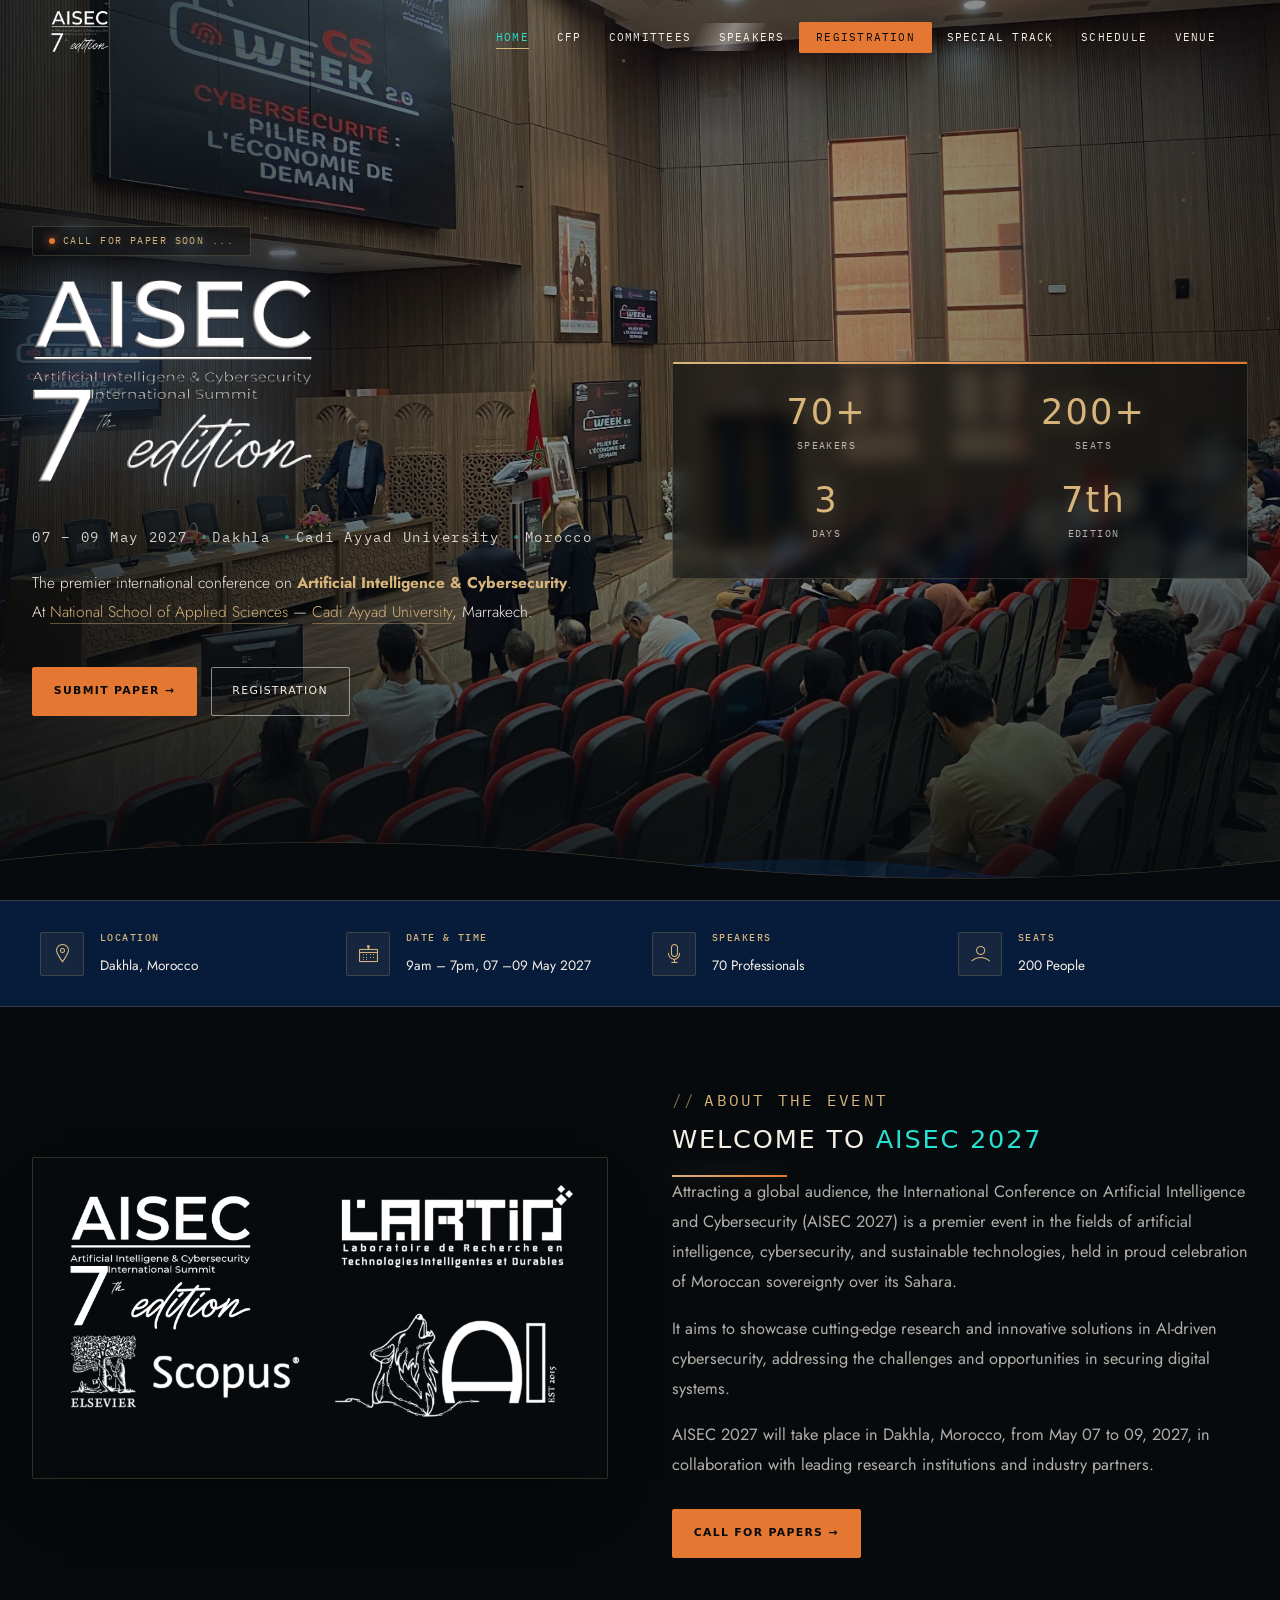
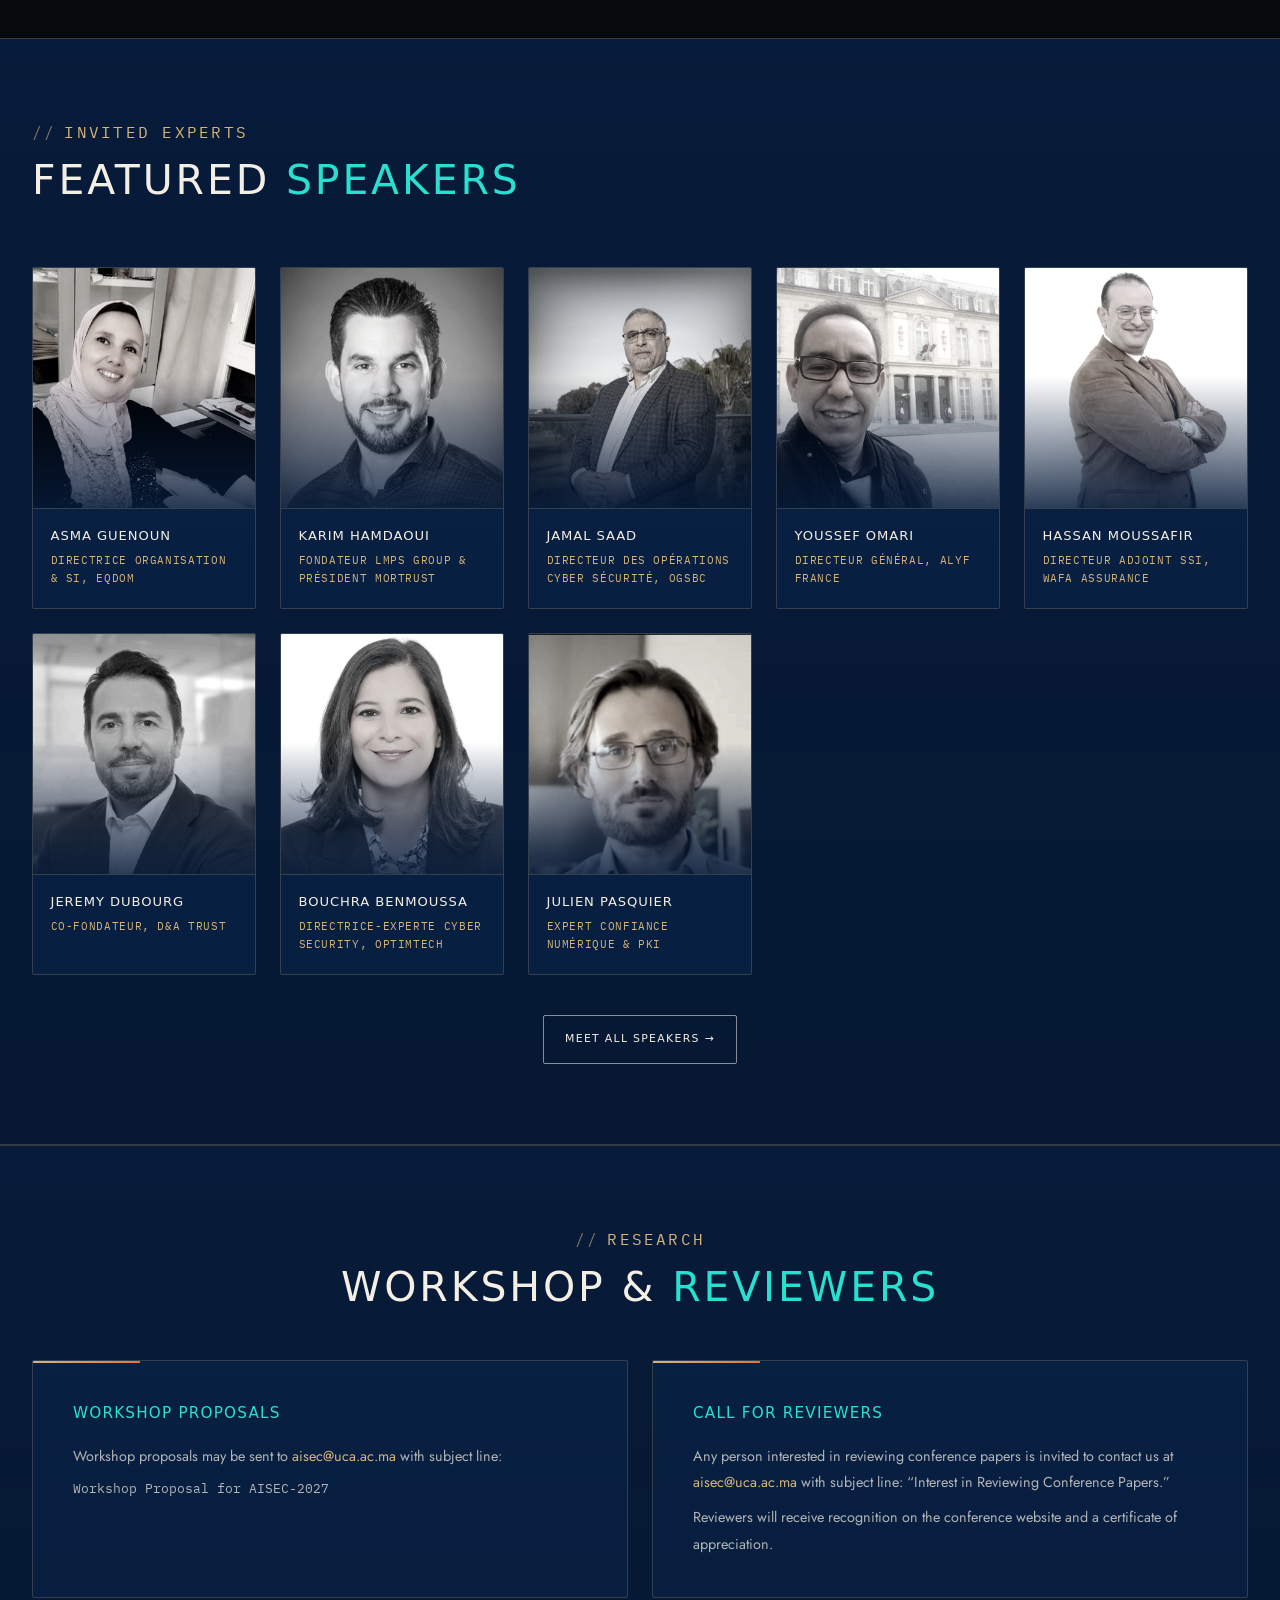
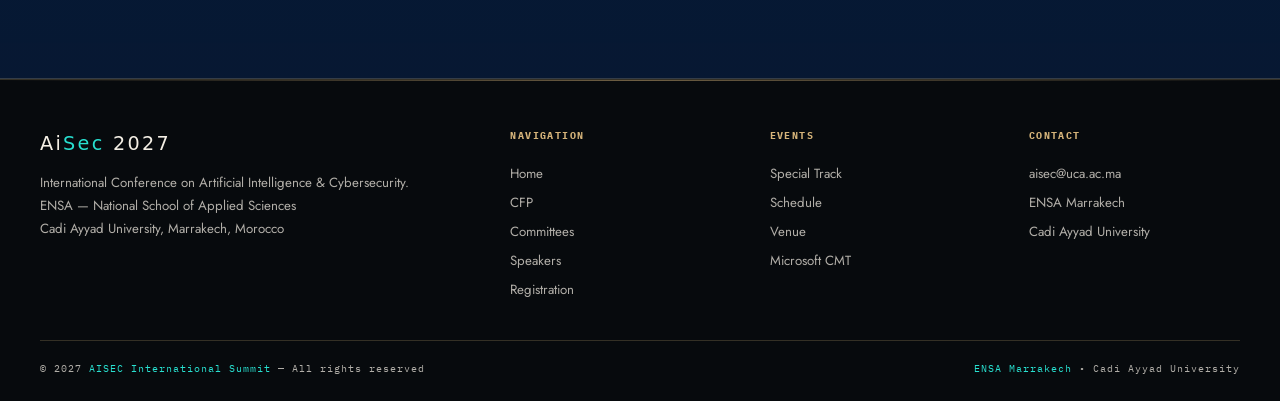
<file: conference/index.html>
<!DOCTYPE html>
<html lang="en">
<head>
  <meta charset="utf-8">
  <meta name="viewport" content="width=device-width, initial-scale=1, shrink-to-fit=no">
  <meta name="description" content="International Conference on Artificial Intelligence &amp; Cybersecurity">
  <link rel="shortcut icon" href="../images/logos/aisec2027-w.png" type="image/png">
  <title>CONFERENCE | AISEC 2027</title>
  <link rel="preconnect" href="https://fonts.googleapis.com">
  <link rel="preconnect" href="https://fonts.gstatic.com" crossorigin>
  <link href="https://fonts.googleapis.com/css2?family=IBM+Plex+Mono:wght@400;500&family=Jost:wght@300;400;500&family=Syncopate:wght@400;700&display=swap" rel="stylesheet">
  <link rel="stylesheet" href="assets/fonts/line-icons.css">
  <link rel="stylesheet" href="assets/css/aisec-conf.css">
  <link rel="stylesheet" href="../tokens.css">
  <link rel="stylesheet" href="../site-2027.css">
  <link rel="stylesheet" href="assets/css/conf-2027.css">
</head>
<body>
<div id="preloader">
  <div class="preloader-ring"></div>
</div>

<nav id="conf-nav">
  <div class="nav-logo">
    <a href="../index.html"><img src="../images/logos/aisec2027-w.png" alt="AISEC 2026"></a>
  </div>
  <ul class="nav-links"><li><a href="index.html" class="active">Home</a></li><li><a href="authors.html" class="">CFP</a></li><li><a href="committes.html" class="">Committees</a></li><li><a href="speakers.html" class="">Speakers</a></li><li><a href="registration.html" class="">Registration</a></li><li><a href="tracks.html" class="">Special Track</a></li><li><a href="schedule.html" class="">Schedule</a></li><li><a href="venue.html" class="">Venue</a></li></ul>
  <div class="nav-hamburger" id="nav-hamburger">
    <span></span><span></span><span></span>
  </div>
</nav>
<div class="nav-mobile" id="nav-mobile"><a href="index.html" class="active">Home</a><a href="authors.html" class="">CFP</a><a href="committes.html" class="">Committees</a><a href="speakers.html" class="">Speakers</a><a href="registration.html" class="">Registration</a><a href="tracks.html" class="">Special Track</a><a href="schedule.html" class="">Schedule</a><a href="venue.html" class="">Venue</a></div>

<section id="hero">
  <img src="assets/img/event/home.jpg" class="hero-bg-img" alt="AISEC 2026">
  <div class="hero-overlay"></div>
  <div class="hero-content">
    <div class="hero-left">
      <div class="hero-badge fade-in"><span class="dot"></span> Call For Paper Soon ...</div>
      <div class="hero-logo fade-in">
        <img src="../images/logos/aisec2027-w.png" alt="AISEC 2026">
      </div>
      <div class="hero-meta fade-in">
        <span class="hero-meta-item">07 &ndash; 09 May 2027</span>
        <span class="hero-meta-item">Dakhla</span>
        <span class="hero-meta-item">Cadi Ayyad University</span>
        <span class="hero-meta-item">Morocco</span>
      </div>
      <p class="hero-subtitle fade-in">
        The premier international conference on <strong>Artificial Intelligence &amp; Cybersecurity</strong>.<br>
        At <a href="https://ensa-marrakech.uca.ma/en/" target="_blank">National School of Applied Sciences</a> &mdash;
        <a href="https://www.uca.ma/fr" target="_blank">Cadi Ayyad University</a>, Marrakech.
      </p>
      <div class="hero-btns fade-in">
        <a href="authors.html" class="btn-primary">Submit Paper &rarr;</a>
        <a href="registration.html" class="btn-outline">Registration</a>
      </div>
    </div>
    <div class="hero-stat-box fade-in">
      <div class="hero-stat"><span class="num">70+</span><span class="label">Speakers</span></div>
      <div class="hero-stat"><span class="num">200+</span><span class="label">Seats</span></div>
      <div class="hero-stat"><span class="num">3</span><span class="label">Days</span></div>
      <div class="hero-stat"><span class="num">7th</span><span class="label">Edition</span></div>
    </div>
  </div>
</section>

<div class="info-bar">
  <div class="info-bar-inner">
    <div class="info-item fade-in">
      <div class="info-item-icon"><i class="lni-map-marker"></i></div>
      <div class="info-item-text">
        <b>Location</b><span>Dakhla, Morocco</span>
      </div>
    </div>
    <div class="info-item fade-in">
      <div class="info-item-icon"><i class="lni-calendar"></i></div>
      <div class="info-item-text">
        <b>Date &amp; Time</b><span>9am &ndash; 7pm, 07 &ndash;09 May 2027</span>
      </div>
    </div>
    <div class="info-item fade-in">
      <div class="info-item-icon"><i class="lni-mic"></i></div>
      <div class="info-item-text">
        <b>Speakers</b><span>70 Professionals</span>
      </div>
    </div>
    <div class="info-item fade-in">
      <div class="info-item-icon"><i class="lni-user"></i></div>
      <div class="info-item-text">
        <b>Seats</b><span>200 People</span>
      </div>
    </div>
  </div>
</div>

<section class="conf-section">
  <div class="section-inner">
    <div class="about-grid">
      <div class="about-img fade-in">
        <img src="assets/img/about/apaaaaaah2.PNG" alt="AISEC 2026">
      </div>
      <div class="about-text fade-in">
        <div class="section-tag">About the Event</div>
        <h2>Welcome to <span style="color:var(--accent)">AISEC 2027</span></h2>
        <div class="section-divider"></div>
          <p>Attracting a global audience, the International Conference on Artificial Intelligence and Cybersecurity (AISEC 2027) is a premier event in the fields of artificial intelligence, cybersecurity, and sustainable technologies, held in proud celebration of Moroccan sovereignty over its Sahara.</p>
          <p>It aims to showcase cutting-edge research and innovative solutions in AI-driven cybersecurity, addressing the challenges and opportunities in securing digital systems.</p>
          <p>AISEC 2027 will take place in Dakhla, Morocco, from May 07 to 09, 2027, in collaboration with leading research institutions and industry partners.</p>
        <div style="margin-top:1.75rem">
          <a href="authors.html" class="btn-primary">Call for Papers &rarr;</a>
        </div>
      </div>
    </div>
  </div>
</section>

<section class="conf-section alt">
  <div class="section-inner">
    <div class="section-head">
      <div>
        <div class="section-tag">Invited Experts</div>
        <h2 class="section-title">Featured <span class="hl">Speakers</span></h2>
        <div class="section-divider"></div>
      </div>
    </div>
    <div class="speakers-grid">
      <div class="speaker-card fade-in">
        <div class="speaker-img"><img src="../images/speakers/Asma guenoun.jpg" alt="Asma Guenoun"><div class="speaker-img-overlay"></div></div>
        <div class="speaker-info"><div class="speaker-name">ASMA GUENOUN</div><div class="speaker-role">Directrice Organisation &amp; SI, EQDOM</div></div>
      </div>
      <div class="speaker-card fade-in">
        <div class="speaker-img"><img src="../images/speakers/Karim Hamdaoui.jpg" alt="Karim Hamdaoui"><div class="speaker-img-overlay"></div></div>
        <div class="speaker-info"><div class="speaker-name">KARIM HAMDAOUI</div><div class="speaker-role">Fondateur LMPS Group &amp; Président MorTrust</div></div>
      </div>
      <div class="speaker-card fade-in">
        <div class="speaker-img"><img src="../images/speakers/Jamal Saad.jpg" alt="Jamal Saad"><div class="speaker-img-overlay"></div></div>
        <div class="speaker-info"><div class="speaker-name">JAMAL SAAD</div><div class="speaker-role">Directeur des Opérations Cyber Sécurité, OGSBC</div></div>
      </div>
      <div class="speaker-card fade-in">
        <div class="speaker-img"><img src="../images/speakers/Youssef Omari.jpg" alt="Youssef Omari"><div class="speaker-img-overlay"></div></div>
        <div class="speaker-info"><div class="speaker-name">YOUSSEF OMARI</div><div class="speaker-role">Directeur général, Alyf France</div></div>
      </div>
      <div class="speaker-card fade-in">
        <div class="speaker-img"><img src="../images/speakers/Hassan Moussafir.jpg" alt="Hassan Moussafir"><div class="speaker-img-overlay"></div></div>
        <div class="speaker-info"><div class="speaker-name">HASSAN MOUSSAFIR</div><div class="speaker-role">Directeur Adjoint SSI, Wafa Assurance</div></div>
      </div>
      <div class="speaker-card fade-in">
        <div class="speaker-img"><img src="../images/speakers/Jérémy Dubourg.jpg" alt="Jérémy Dubourg"><div class="speaker-img-overlay"></div></div>
        <div class="speaker-info"><div class="speaker-name">JEREMY DUBOURG</div><div class="speaker-role">Co-fondateur, D&amp;A Trust</div></div>
      </div>
      <div class="speaker-card fade-in">
        <div class="speaker-img"><img src="../images/speakers/Bouchra Benmoussa.jpg" alt="Bouchra Benmoussa"><div class="speaker-img-overlay"></div></div>
        <div class="speaker-info"><div class="speaker-name">BOUCHRA BENMOUSSA</div><div class="speaker-role">Directrice-Experte Cyber Security, optimtech</div></div>
      </div>
      <div class="speaker-card fade-in">
        <div class="speaker-img"><img src="../images/speakers/Julien Pasquier.jpg" alt="Julien Pasquier"><div class="speaker-img-overlay"></div></div>
        <div class="speaker-info"><div class="speaker-name">JULIEN PASQUIER</div><div class="speaker-role">Expert Confiance Numérique &amp; PKI</div></div>
      </div>
    </div>
    <div style="text-align:center;margin-top:2.5rem">
      <a href="speakers.html" class="btn-outline">Meet All Speakers &rarr;</a>
    </div>
  </div>
</section>

<section class="conf-section alt">
  <div class="section-inner">
    <div class="section-head" style="text-align:center">
      <div class="section-tag" style="justify-content:center">Research</div>
      <h2 class="section-title" style="text-align:center">Workshop &amp; <span class="hl">Reviewers</span></h2>
    </div>
    <div style="display:grid;grid-template-columns:1fr 1fr;gap:1.5rem">
      <div class="content-card fade-in">
        <h3>Workshop Proposals</h3>
        <p>Workshop proposals may be sent to <a href="mailto:aisec@uca.ac.ma">aisec@uca.ac.ma</a> with subject line:</p>
        <p style="margin-top:.5rem;font-family:var(--font-mono);font-size:.8rem;color:var(--accent)">Workshop Proposal for AISEC-2027</p>
      </div>
      <div class="content-card fade-in">
        <h3>Call For Reviewers</h3>
        <p>Any person interested in reviewing conference papers is invited to contact us at <a href="mailto:aisec@uca.ac.ma">aisec@uca.ac.ma</a> with subject line: &ldquo;Interest in Reviewing Conference Papers.&rdquo;</p>
        <p style="margin-top:.5rem">Reviewers will receive recognition on the conference website and a certificate of appreciation.</p>
      </div>
    </div>
  </div>
</section>

<footer id="conf-footer">
  <div class="footer-inner">
    <div class="footer-brand">
      <div class="logo">Ai<span>Sec</span> 2027</div>
      <p>International Conference on Artificial Intelligence &amp; Cybersecurity.<br>
         ENSA &mdash; National School of Applied Sciences<br>
         Cadi Ayyad University, Marrakech, Morocco</p>
    </div>
    <div class="footer-col">
      <h5>Navigation</h5>
      <a href="index.html">Home</a>
      <a href="authors.html">CFP</a>
      <a href="committes.html">Committees</a>
      <a href="speakers.html">Speakers</a>
      <a href="registration.html">Registration</a>
    </div>
    <div class="footer-col">
      <h5>Events</h5>
      <a href="tracks.html">Special Track</a>
      <a href="schedule.html">Schedule</a>
      <a href="venue.html">Venue</a>
      <a href="soon.html" target="_blank">Microsoft CMT</a>
    </div>
    <div class="footer-col">
      <h5>Contact</h5>
      <a href="mailto:aisec@uca.ac.ma">aisec@uca.ac.ma</a>
      <a href="https://ensa-marrakech.uca.ma/en/" target="_blank">ENSA Marrakech</a>
      <a href="https://www.uca.ma/fr" target="_blank">Cadi Ayyad University</a>
    </div>
  </div>
  <div class="footer-bottom">
    <p>&copy; 2027 <span>AISEC International Summit</span> &mdash; All rights reserved</p>
    <p><span>ENSA Marrakech</span> &bull; Cadi Ayyad University</p>
  </div>
</footer>
<a href="#" class="back-to-top"><i class="lni-chevron-up"></i></a>

  <script src="assets/js/aisec-conf.js"></script>
  <script src="assets/js/conf-fx.js"></script>
</body>
</html>
</file>
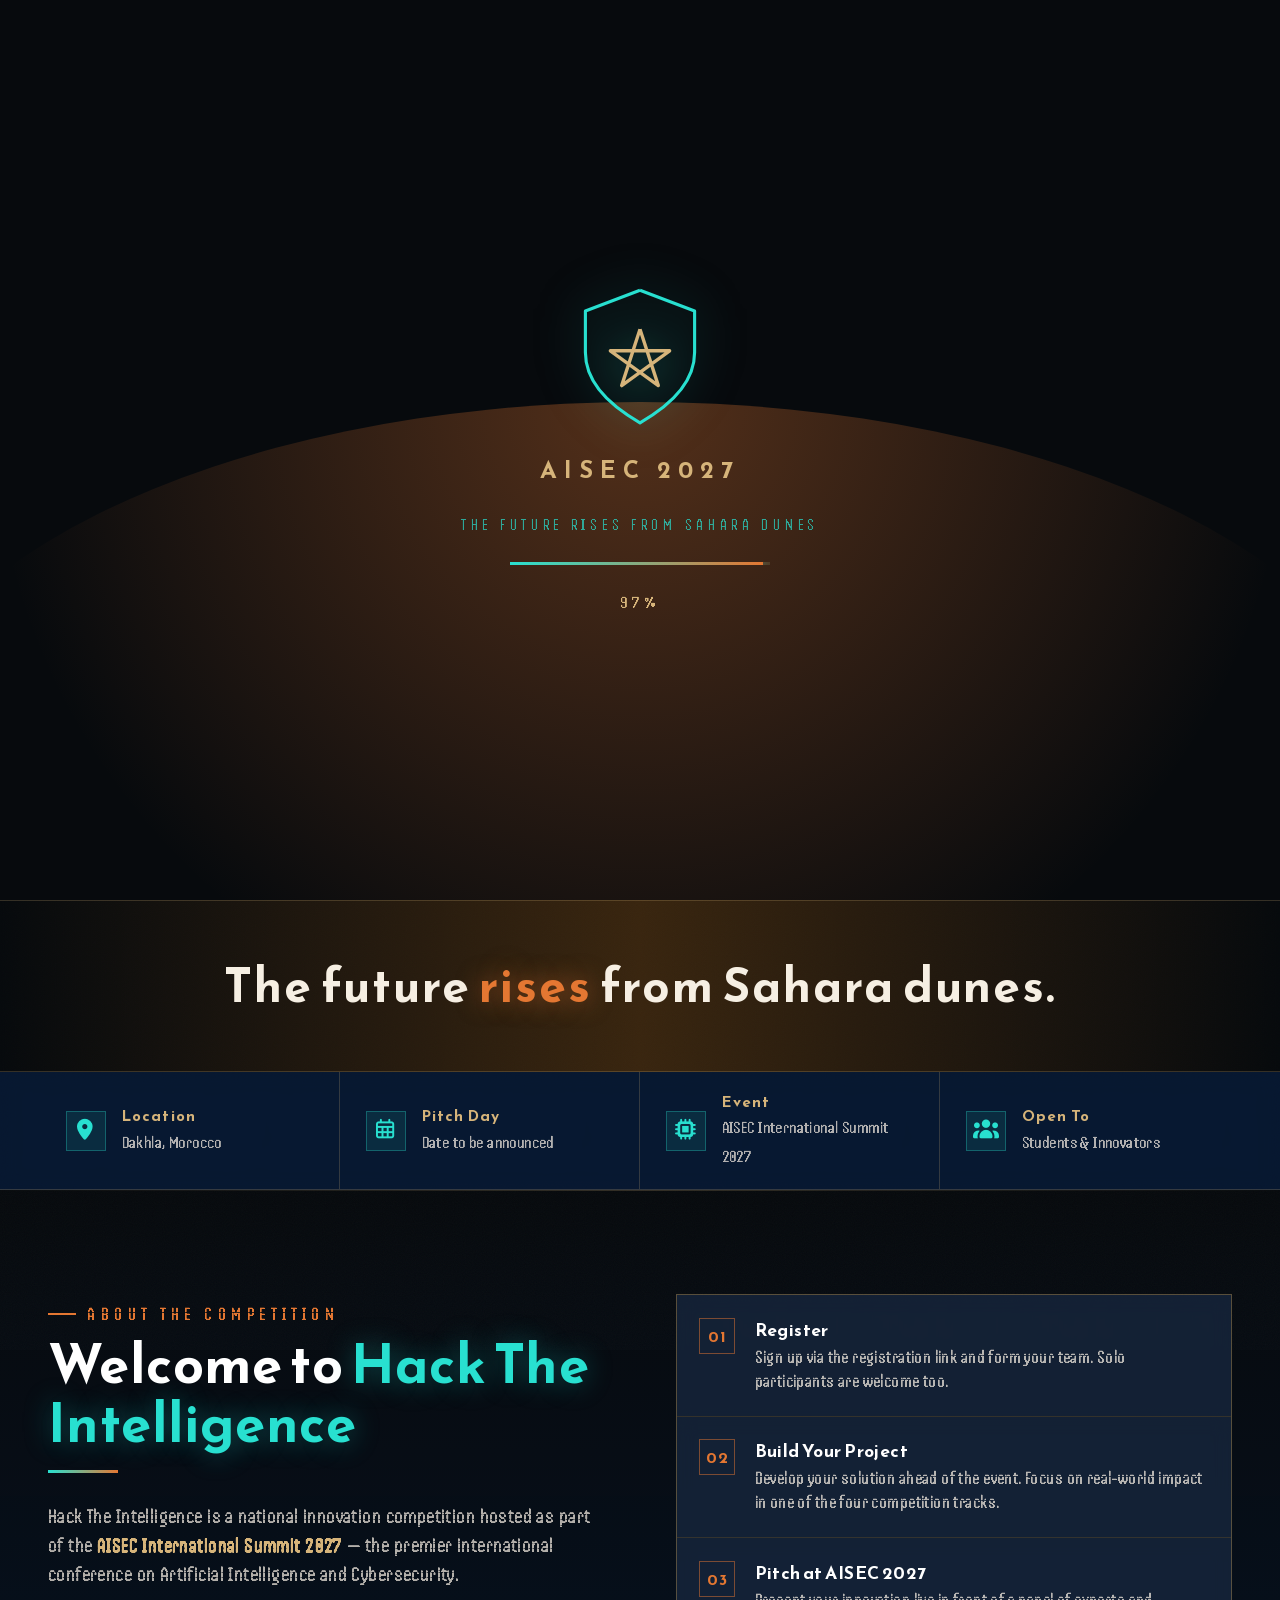
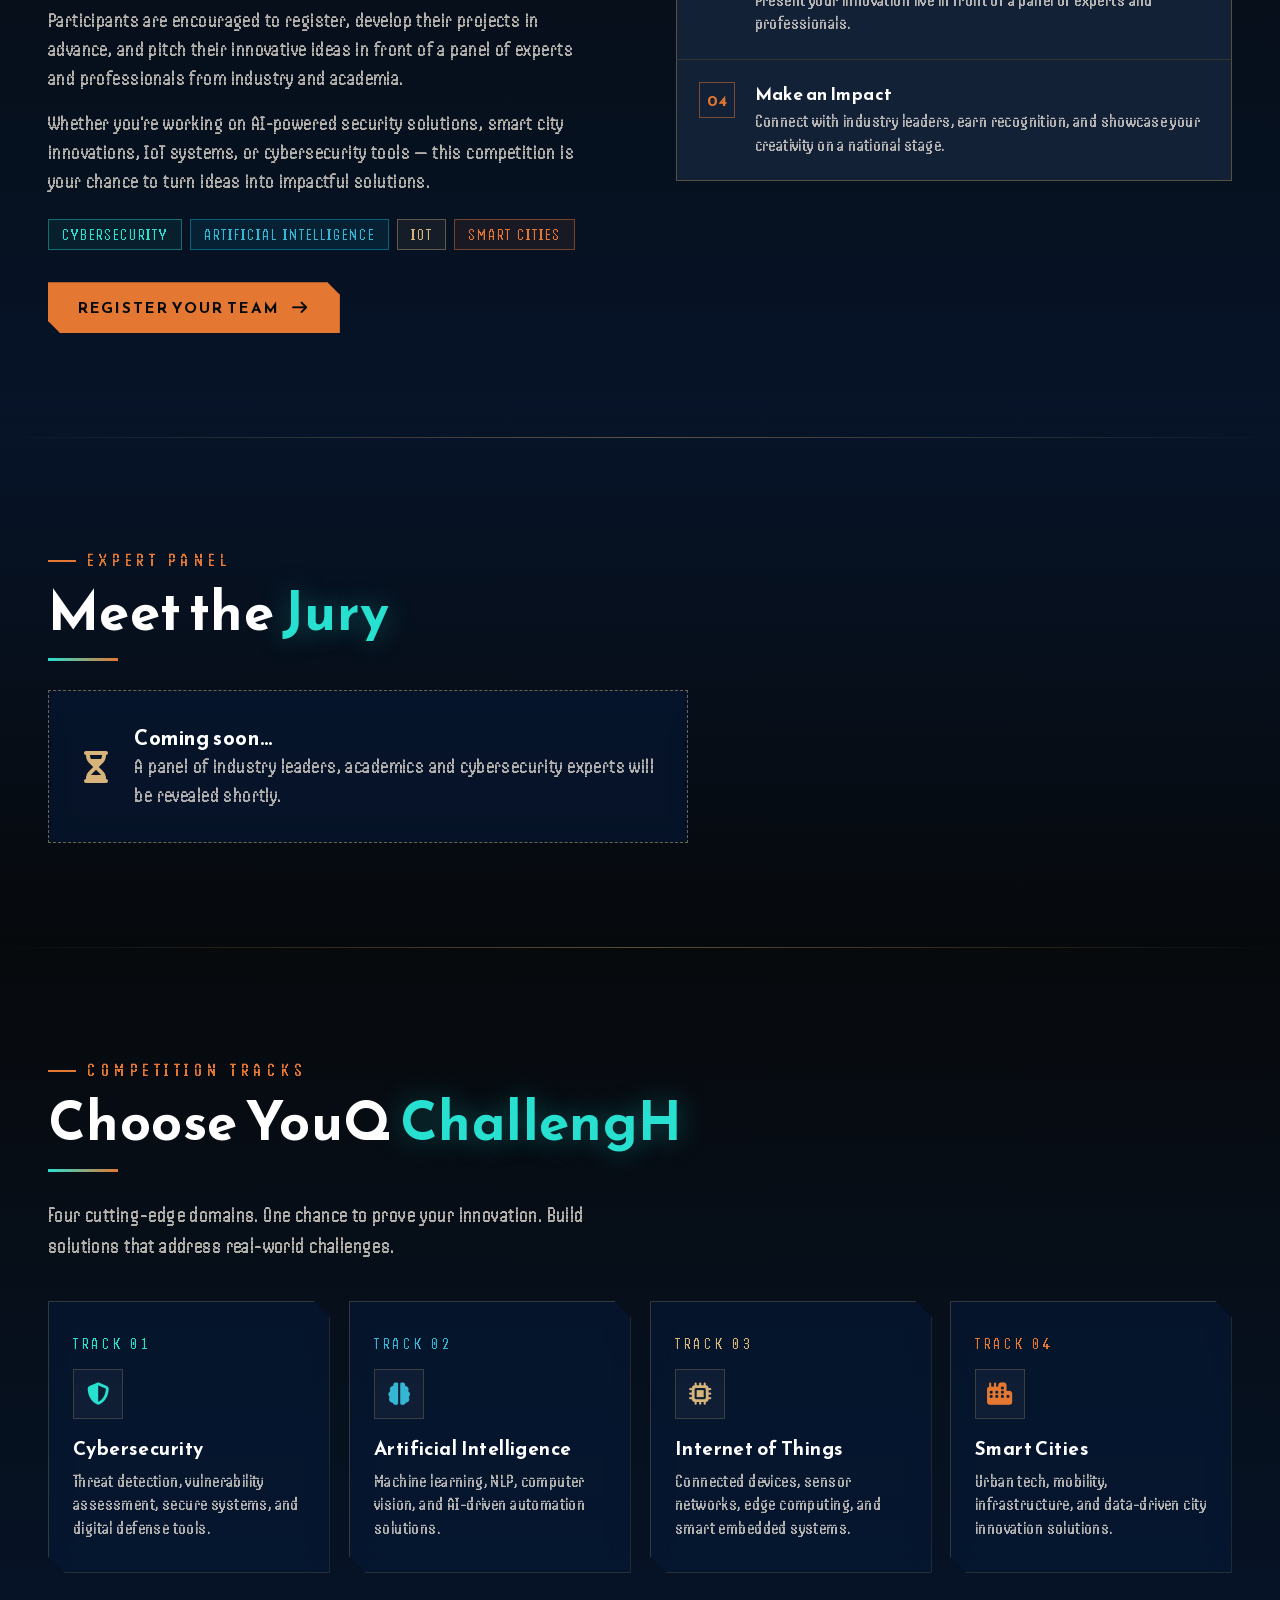
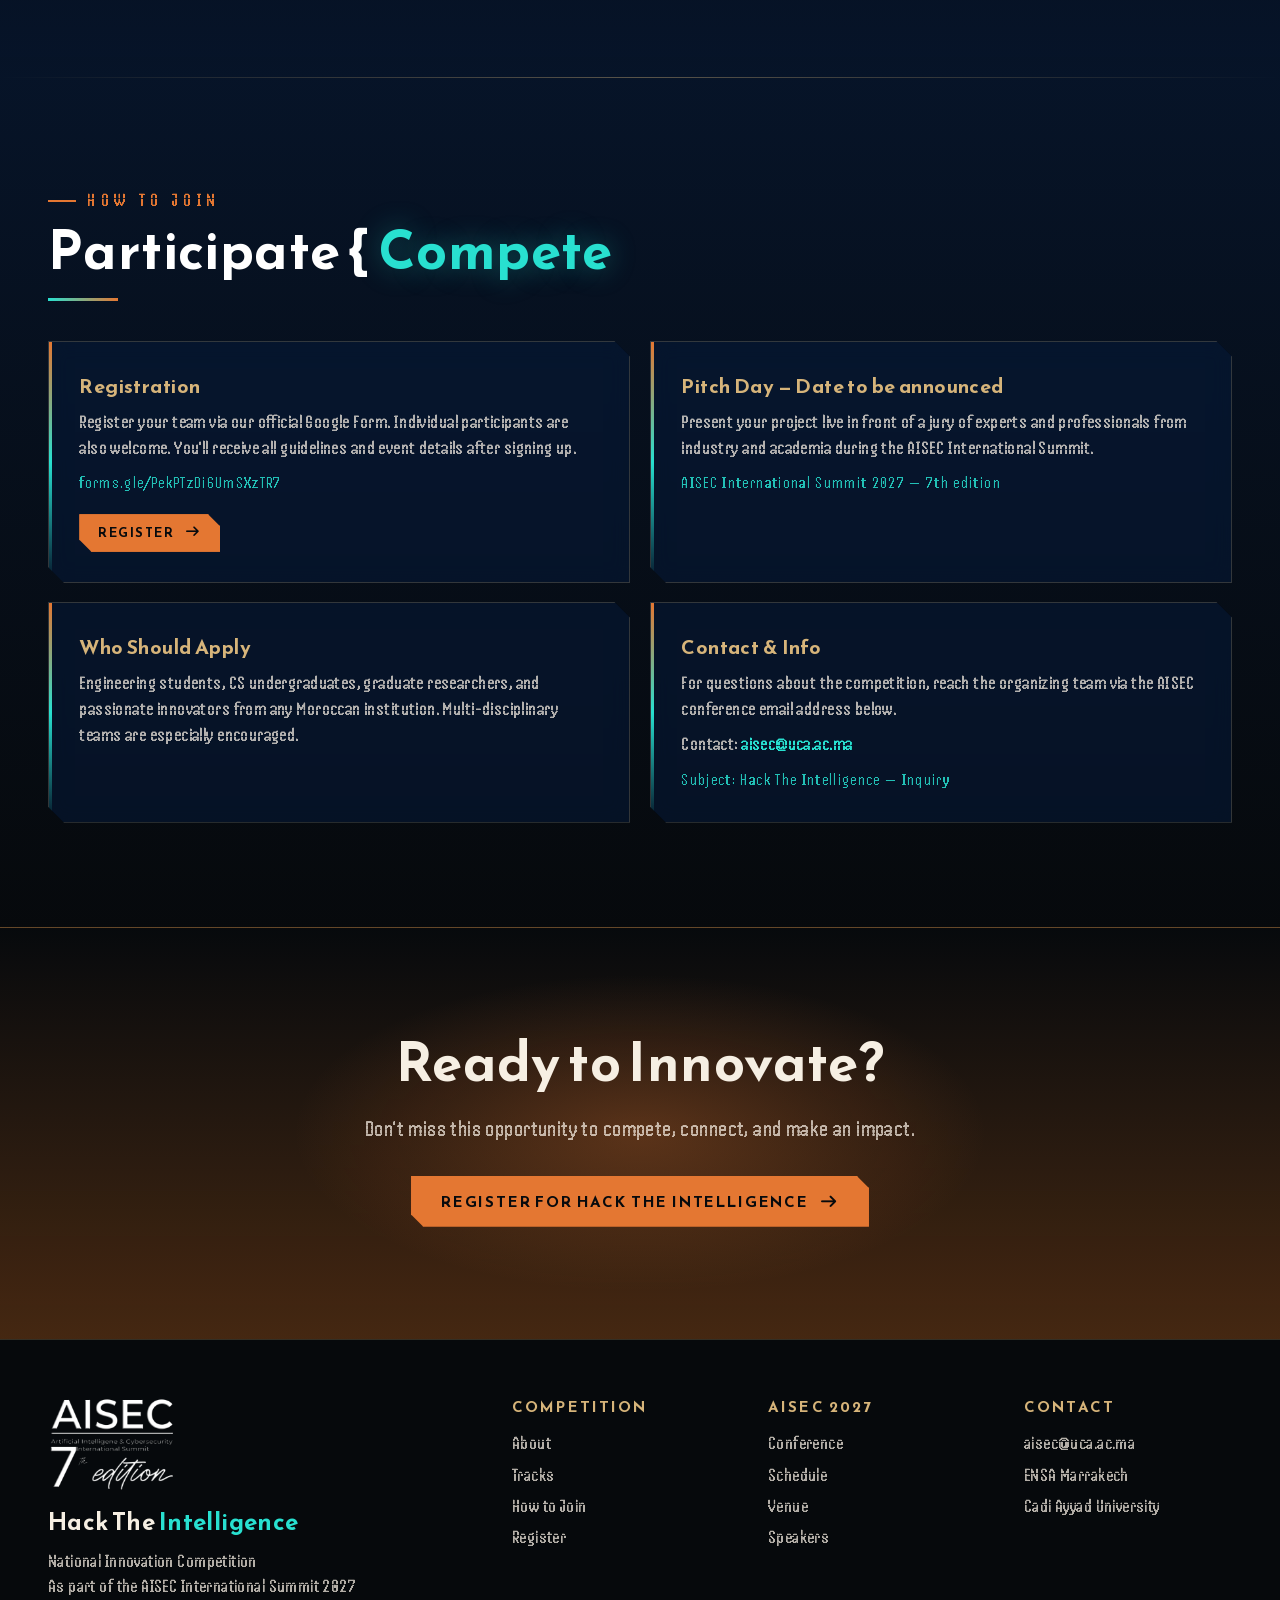
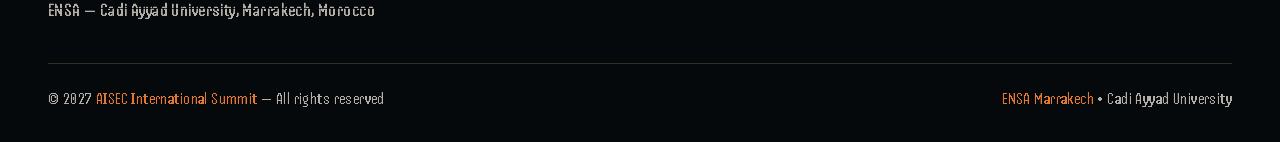
<file: hackathon/index.html>
<!DOCTYPE html>
<html lang="en">
<head>
<meta charset="utf-8">
<meta name="viewport" content="width=device-width, initial-scale=1">
<title>HACKATHON | AISEC 2027</title>
<meta name="description" content="Hack The Intelligence — the national innovation hackathon of AISEC 2027, 7th edition. The future rises from Sahara dunes.">
<meta name="theme-color" content="#071B3A">
<link rel="icon" href="data:image/svg+xml,%3Csvg xmlns='http://www.w3.org/2000/svg' viewBox='0 0 100 100'%3E%3Crect width='100' height='100' rx='18' fill='%23071B3A'/%3E%3Cpath d='M50 18L66 78 22 46H78L34 78Z' fill='none' stroke='%23D6B47A' stroke-width='6' stroke-linejoin='round'/%3E%3C/svg%3E">
<link rel="stylesheet" href="fonts/fa/all.min.css">
<link rel="stylesheet" href="css/style.css">
</head>
<body class="loading">

<!-- Décor fixe : ciel, soleil, dunes -->
<div class="scene" aria-hidden="true">
  <div class="sun"></div>
  <div class="dunes">
    <svg class="dune d1" viewBox="0 0 1440 400" preserveAspectRatio="none"><defs><linearGradient id="g1" x1="0" y1="0" x2="0" y2="1"><stop offset="0" stop-color="#c9743f" stop-opacity=".75"/><stop offset="1" stop-color="#1c2f4d"/></linearGradient></defs>
      <path d="M0 210C180 140 330 190 520 150S860 100 1060 160 1340 190 1440 130V400H0Z" fill="url(#g1)"/><path d="M0 210C180 140 330 190 520 150S860 100 1060 160 1340 190 1440 130" fill="none" stroke="#E47732" stroke-opacity=".55" stroke-width="2"/></svg>
    <svg class="dune d2" viewBox="0 0 1440 400" preserveAspectRatio="none"><defs><linearGradient id="g2" x1="0" y1="0" x2="0" y2="1"><stop offset="0" stop-color="#D6B47A" stop-opacity=".9"/><stop offset=".35" stop-color="#8a5f30"/><stop offset="1" stop-color="#1d1409"/></linearGradient></defs>
      <path d="M0 280C220 200 420 290 640 235S1010 170 1200 245 1400 260 1440 225V400H0Z" fill="url(#g2)"/><path d="M0 280C220 200 420 290 640 235S1010 170 1200 245 1400 260 1440 225" fill="none" stroke="#f3d9a4" stroke-opacity=".6" stroke-width="2"/></svg>
    <svg class="dune d3" viewBox="0 0 1440 400" preserveAspectRatio="none"><defs><linearGradient id="g3" x1="0" y1="0" x2="0" y2="1"><stop offset="0" stop-color="#3a2a17"/><stop offset=".4" stop-color="#120d08"/><stop offset="1" stop-color="#070A0D"/></linearGradient></defs>
      <path d="M0 345C240 290 380 355 620 322S980 280 1180 335 1380 345 1440 310V400H0Z" fill="url(#g3)"/><path d="M0 345C240 290 380 355 620 322S980 280 1180 335 1380 345 1440 310" fill="none" stroke="#D6B47A" stroke-opacity=".7" stroke-width="2"/></svg>
  </div>
</div>
<div class="tint" aria-hidden="true"></div>
<canvas id="fx" aria-hidden="true"></canvas>
<div class="grain" aria-hidden="true"></div>
<div class="glow" aria-hidden="true"></div>
<div id="progress" aria-hidden="true"></div>

<!-- Preloader : bouclier + étoile -->
<div id="preloader"><div class="pl">
  <svg viewBox="0 0 100 110" fill="none" stroke-linejoin="round">
    <path class="shield" d="M50 4L92 20V52Q92 82 50 106Q8 82 8 52V20Z" stroke="#28E0D0" stroke-width="2.4"/>
    <path class="star" d="M50 34L64.1 77.4 27.2 50.6H72.8L35.9 77.4Z" stroke="#D6B47A" stroke-width="2.6"/>
  </svg>
  <h2>AISEC 2027</h2><p>The future rises from Sahara dunes</p>
  <div class="pl-bar"><i id="pl-fill"></i></div><div class="pl-pct" id="pl-pct">0%</div>
</div></div>

<div id="page">
<nav id="navbar">
  <a href="#hero" class="brand"><b>AISEC</b><span>7th edition</span></a>
  <ul class="nav-links">
    <li><a href="#hero" data-s="hero">Home</a></li><li><a href="#about" data-s="about">About</a></li><li><a href="#jury" data-s="jury">Jury</a></li>
    <li><a href="#tracks" data-s="tracks">Tracks</a></li><li><a href="#participate" data-s="participate">Participate</a></li>
  </ul>
  <a href="https://forms.gle/PekPTzDi6UmSXzTR7" target="_blank" rel="noopener" class="btn sm"><span>Register Now</span></a>
  <button class="hamburger" id="ham" aria-label="Menu"><span></span><span></span><span></span></button>
</nav>
<div class="mob-nav" id="mobnav">
  <a href="#hero">Home</a><a href="#about">About</a><a href="#jury">Jury</a><a href="#tracks">Tracks</a><a href="#participate">Participate</a>
  <a href="https://forms.gle/PekPTzDi6UmSXzTR7" target="_blank" rel="noopener">Register Now</a>
</div>

<main>
<section id="hero">
  <div class="hero-inner">
    <div class="hero-text">
      <img class="hero-logo up" style="--d:.1s" src="images/aisec-logo.png" alt="AISEC — Artificial Intelligence &amp; Cybersecurity International Summit, 7th edition">
      <h1 class="hero-title">
        <span class="l l1" data-split data-delay=".3">Hack</span>
        <span class="l l2" data-split data-delay=".7">THE</span>
        <span class="l l3 up" style="--d:1.1s">Intelligence</span>
      </h1>
      <p class="hero-sub up" style="--d:1.3s">As part of the <strong>AISEC International Summit 2027</strong>, Hack The Intelligence is a national innovation competition bringing together ambitious students and innovators from across Morocco.</p>
      <div class="hero-btns up" style="--d:1.5s">
        <a href="https://forms.gle/PekPTzDi6UmSXzTR7" target="_blank" rel="noopener" class="btn"><span>Register Now</span><i class="fas fa-arrow-right"></i></a>
        <a href="#about" class="btn ghost"><span>Learn More</span></a>
      </div>
    </div>
    <div class="stat-box up" style="--d:1.7s">
      <div class="stat"><b data-count="4">4</b><span>Tracks</span></div>
      <div class="stat"><b data-count="7" data-suffix="th">7th</b><span>Edition</span></div>
      <div class="stat"><b data-count="1">1</b><span>Pitch Day</span></div>
      <div class="stat"><b>∞</b><span>Impact</span></div>
    </div>
  </div>
  <a href="#about" class="scroll-cue up" style="--d:2.2s"><span class="m"></span>Scroll</a>
</section>

<div class="slogan"><p class="rv z">The future <em>rises</em> from Sahara dunes.</p></div>

<div class="info-bar"><div class="info-inner">
  <div class="info-item rv"><div class="info-icon"><i class="fas fa-map-marker-alt"></i></div><div class="info-text"><b>Location</b><span>Dakhla, Morocco</span></div></div>
  <div class="info-item rv" style="--d:.08s"><div class="info-icon"><i class="far fa-calendar-alt"></i></div><div class="info-text"><b>Pitch Day</b><span>Date to be announced</span></div></div>
  <div class="info-item rv" style="--d:.16s"><div class="info-icon"><i class="fas fa-microchip"></i></div><div class="info-text"><b>Event</b><span>AISEC International Summit 2027</span></div></div>
  <div class="info-item rv" style="--d:.24s"><div class="info-icon"><i class="fas fa-users"></i></div><div class="info-text"><b>Open To</b><span>Students &amp; Innovators</span></div></div>
</div></div>

<section class="section" id="about"><div class="inner"><div class="about-grid">
  <div class="about-text rv l">
    <div class="tagline">About the Competition</div>
    <h2 class="h2"><span class="sc">Welcome to</span> <span class="hl sc">Hack The Intelligence</span></h2><div class="rule"></div>
    <p>Hack The Intelligence is a national innovation competition hosted as part of the <strong>AISEC International Summit 2027</strong> — the premier international conference on Artificial Intelligence and Cybersecurity.</p>
    <p>Participants are encouraged to register, develop their projects in advance, and pitch their innovative ideas in front of a panel of experts and professionals from industry and academia.</p>
    <p>Whether you're working on AI-powered security solutions, smart city innovations, IoT systems, or cybersecurity tools — this competition is your chance to turn ideas into impactful solutions.</p>
    <div class="tags"><span class="tag t-teal">Cybersecurity</span><span class="tag t-ocean">Artificial Intelligence</span><span class="tag t-sand">IoT</span><span class="tag t-orange">Smart Cities</span></div>
    <div style="margin-top:2rem"><a href="https://forms.gle/PekPTzDi6UmSXzTR7" target="_blank" rel="noopener" class="btn"><span>Register Your Team</span><i class="fas fa-arrow-right"></i></a></div>
  </div>
  <div class="steps rv r">
    <div class="step"><div class="step-num">01</div><div><h4>Register</h4><p>Sign up via the registration link and form your team. Solo participants are welcome too.</p></div></div>
    <div class="step"><div class="step-num">02</div><div><h4>Build Your Project</h4><p>Develop your solution ahead of the event. Focus on real-world impact in one of the four competition tracks.</p></div></div>
    <div class="step"><div class="step-num">03</div><div><h4>Pitch at AISEC 2027</h4><p>Present your innovation live in front of a panel of experts and professionals.</p></div></div>
    <div class="step"><div class="step-num">04</div><div><h4>Make an Impact</h4><p>Connect with industry leaders, earn recognition, and showcase your creativity on a national stage.</p></div></div>
  </div>
</div></div></section>

<section class="section alt" id="jury"><div class="inner">
  <div class="tagline">Expert Panel</div>
  <h2 class="h2"><span class="sc">Meet the</span> <span class="hl sc">Jury</span></h2><div class="rule"></div>
  <div class="jury-soon rv"><i class="fas fa-hourglass-half"></i><div><b>Coming soon…</b><span>A panel of industry leaders, academics and cybersecurity experts will be revealed shortly.</span></div></div>
</div></section>

<section class="section" id="tracks"><div class="inner">
  <div class="tagline">Competition Tracks</div>
  <h2 class="h2"><span class="sc">Choose Your</span> <span class="hl sc">Challenge</span></h2><div class="rule"></div>
  <p class="lead">Four cutting-edge domains. One chance to prove your innovation. Build solutions that address real-world challenges.</p>
  <div class="tracks">
    <div class="card track rv" style="--tc:#28E0D0"><div class="track-label">Track 01</div><div class="track-icon"><i class="fas fa-shield-alt"></i></div><h3>Cybersecurity</h3><p>Threat detection, vulnerability assessment, secure systems, and digital defense tools.</p></div>
    <div class="card track rv" style="--tc:#35b6d4;--d:.1s"><div class="track-label">Track 02</div><div class="track-icon"><i class="fas fa-brain"></i></div><h3>Artificial Intelligence</h3><p>Machine learning, NLP, computer vision, and AI-driven automation solutions.</p></div>
    <div class="card track rv" style="--tc:#D6B47A;--d:.2s"><div class="track-label">Track 03</div><div class="track-icon"><i class="fas fa-microchip"></i></div><h3>Internet of Things</h3><p>Connected devices, sensor networks, edge computing, and smart embedded systems.</p></div>
    <div class="card track rv" style="--tc:#E47732;--d:.3s"><div class="track-label">Track 04</div><div class="track-icon"><i class="fas fa-city"></i></div><h3>Smart Cities</h3><p>Urban tech, mobility, infrastructure, and data-driven city innovation solutions.</p></div>
  </div>
</div></section>

<section class="section alt" id="participate"><div class="inner">
  <div class="tagline">How to Join</div>
  <h2 class="h2"><span class="sc">Participate &amp;</span> <span class="hl sc">Compete</span></h2><div class="rule"></div>
  <div class="content-cards">
    <div class="card cc rv"><h3>Registration</h3><p>Register your team via our official Google Form. Individual participants are also welcome. You'll receive all guidelines and event details after signing up.</p><span class="mono">forms.gle/PekPTzDi6UmSXzTR7</span><div style="margin-top:1.2rem"><a href="https://forms.gle/PekPTzDi6UmSXzTR7" target="_blank" rel="noopener" class="btn sm"><span>Register</span><i class="fas fa-arrow-right"></i></a></div></div>
    <div class="card cc rv" style="--d:.1s"><h3>Pitch Day — Date to be announced</h3><p>Present your project live in front of a jury of experts and professionals from industry and academia during the AISEC International Summit.</p><span class="mono">AISEC International Summit 2027 — 7th edition</span></div>
    <div class="card cc rv" style="--d:.2s"><h3>Who Should Apply</h3><p>Engineering students, CS undergraduates, graduate researchers, and passionate innovators from any Moroccan institution. Multi-disciplinary teams are especially encouraged.</p></div>
    <div class="card cc rv" style="--d:.3s"><h3>Contact &amp; Info</h3><p>For questions about the competition, reach the organizing team via the AISEC conference email address below.</p><p style="margin-top:.6rem">Contact: <a href="mailto:aisec@uca.ac.ma">aisec@uca.ac.ma</a></p><span class="mono">Subject: Hack The Intelligence — Inquiry</span></div>
  </div>
</div></section>

<div class="cta"><div class="cta-glow"></div>
  <h2 class="rv">Ready to Innovate?</h2><p class="rv" style="--d:.1s">Don't miss this opportunity to compete, connect, and make an impact.</p>
  <a href="https://forms.gle/PekPTzDi6UmSXzTR7" target="_blank" rel="noopener" class="btn rv" style="--d:.2s"><span>Register for Hack The Intelligence</span><i class="fas fa-arrow-right"></i></a>
</div>
</main>

<footer>
  <div class="f-inner">
    <div class="f-brand"><img src="images/aisec-logo.png" alt="AISEC"><div class="name">Hack The <span>Intelligence</span></div>
      <p>National Innovation Competition<br>As part of the AISEC International Summit 2027<br>ENSA — Cadi Ayyad University, Marrakech, Morocco</p></div>
    <div class="f-col"><h5>Competition</h5><a href="#about">About</a><a href="#tracks">Tracks</a><a href="#participate">How to Join</a><a href="https://forms.gle/PekPTzDi6UmSXzTR7" target="_blank" rel="noopener">Register</a></div>
    <div class="f-col"><h5>AISEC 2027</h5><a href="https://aisec.uca.ma/" target="_blank" rel="noopener">Conference</a><a href="#">Schedule</a><a href="#">Venue</a><a href="#">Speakers</a></div>
    <div class="f-col"><h5>Contact</h5><a href="mailto:aisec@uca.ac.ma">aisec@uca.ac.ma</a><a href="https://ensa-marrakech.uca.ma/en/" target="_blank" rel="noopener">ENSA Marrakech</a><a href="https://www.uca.ma/fr" target="_blank" rel="noopener">Cadi Ayyad University</a></div>
  </div>
  <div class="f-bottom"><p>&copy; 2027 <span>AISEC International Summit</span> — All rights reserved</p><p><span>ENSA Marrakech</span> • Cadi Ayyad University</p></div>
</footer>
</div>
<a id="btt" href="#" aria-label="Back to top"><i class="fas fa-chevron-up"></i></a>
<script src="js/main.js"></script>
</body>
</html>
</file>
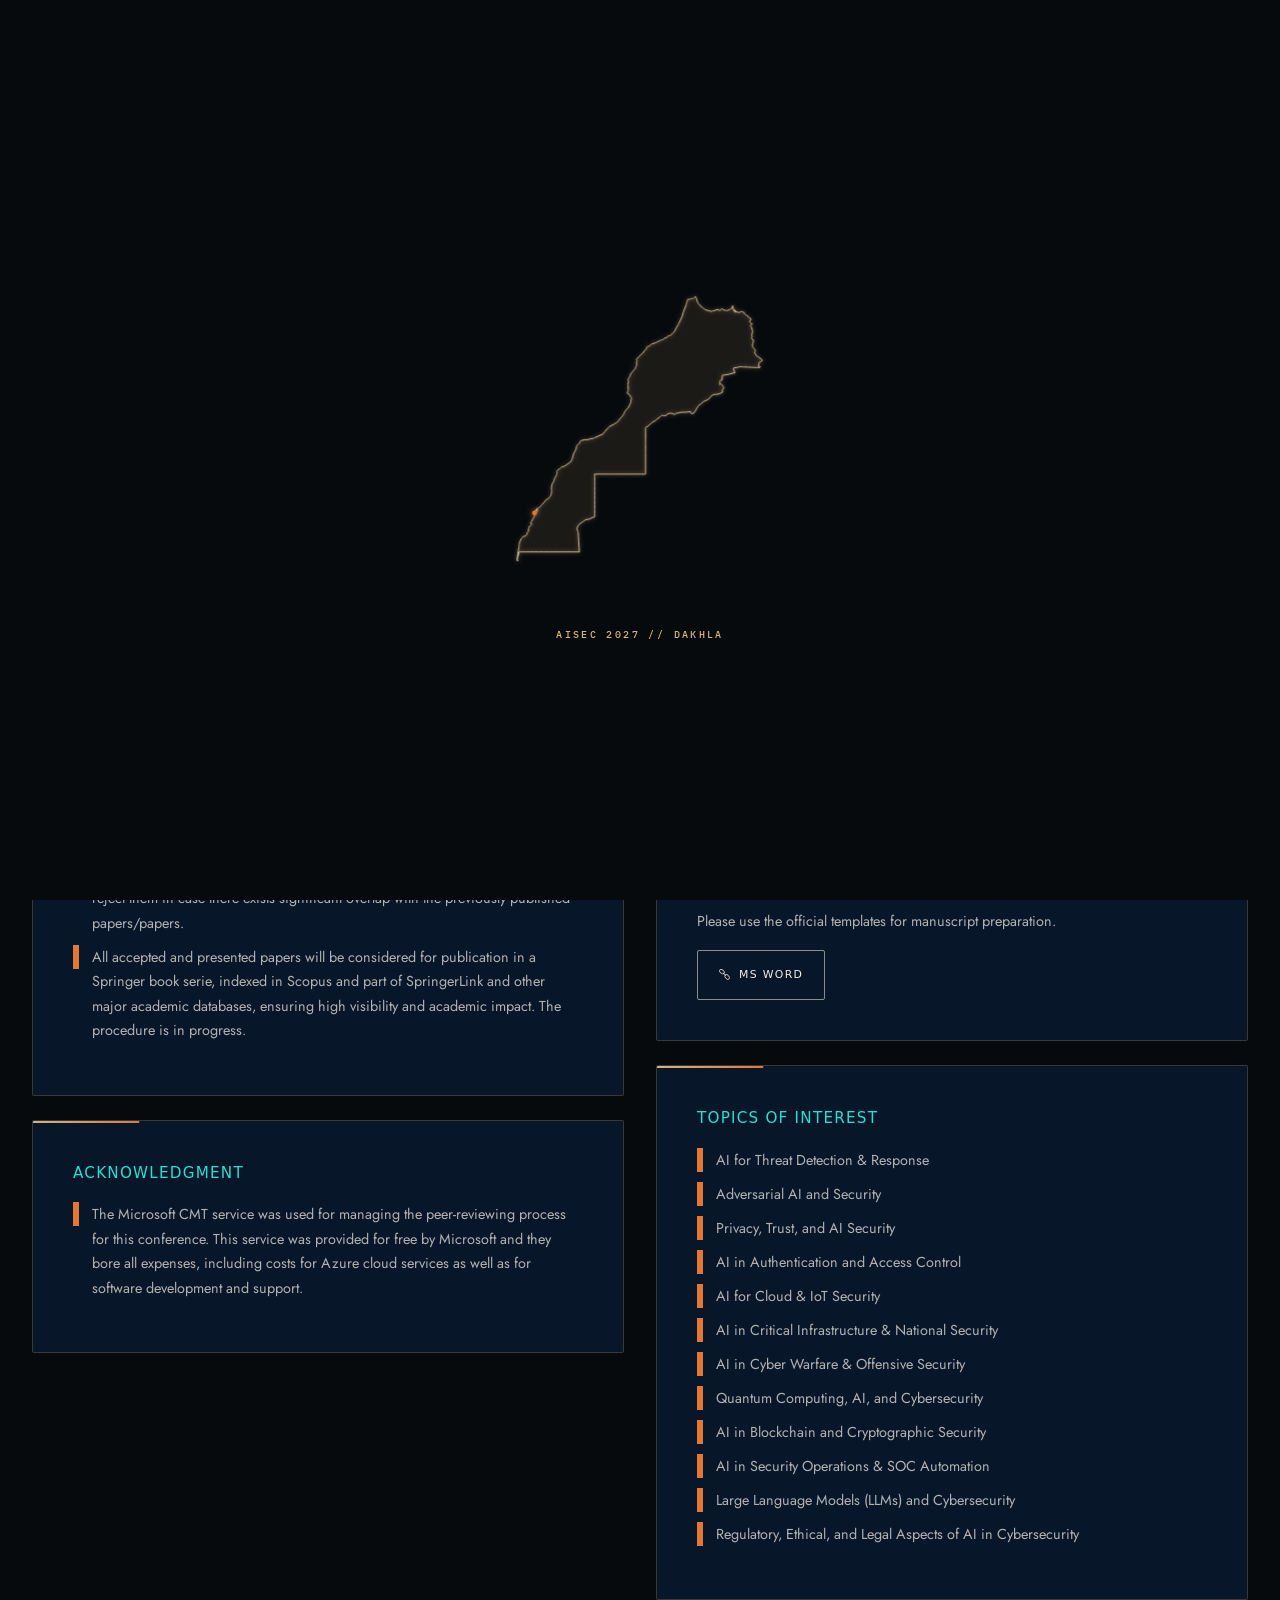
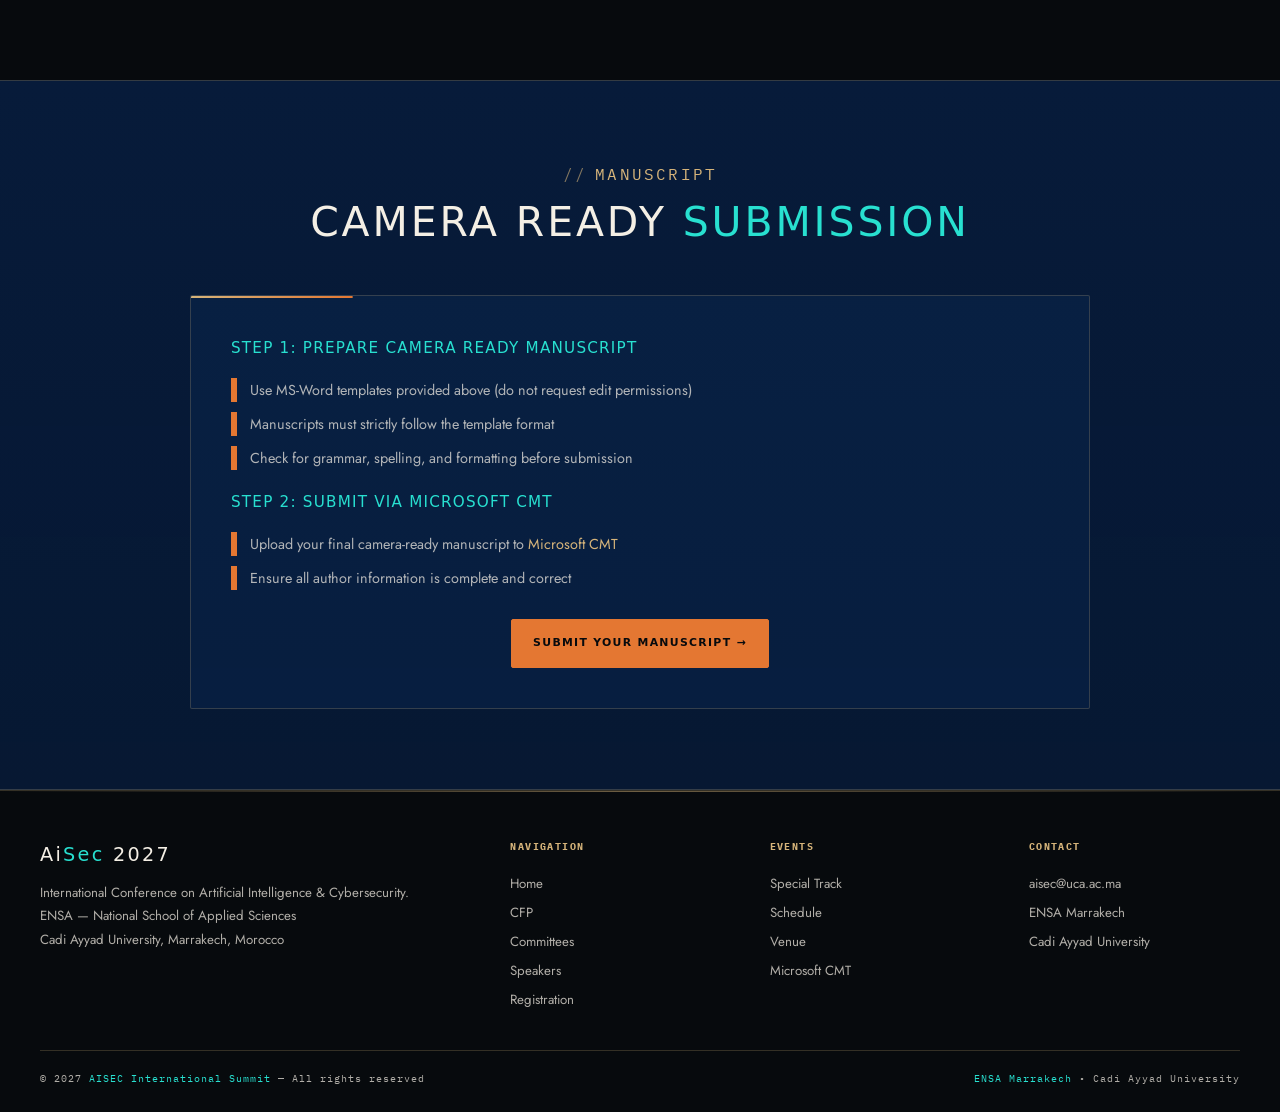
<file: conference/authors.html>
<!DOCTYPE html>
<html lang="en">
<head>
  <meta charset="utf-8">
  <meta name="viewport" content="width=device-width, initial-scale=1, shrink-to-fit=no">
  <meta name="description" content="International Conference on Artificial Intelligence &amp; Cybersecurity">
  <link rel="shortcut icon" href="../images/logos/aisec2027-w.png" type="image/png">
  <title>CALL FOR PAPER | AISEC 2027</title>
  <link rel="preconnect" href="https://fonts.googleapis.com">
  <link rel="preconnect" href="https://fonts.gstatic.com" crossorigin>
  <link href="https://fonts.googleapis.com/css2?family=IBM+Plex+Mono:wght@400;500&family=Jost:wght@300;400;500&family=Syncopate:wght@400;700&display=swap" rel="stylesheet">
  <link rel="stylesheet" href="assets/fonts/line-icons.css">
  <link rel="stylesheet" href="assets/css/aisec-conf.css">
  <link rel="stylesheet" href="../tokens.css">
  <link rel="stylesheet" href="../site-2027.css">
  <link rel="stylesheet" href="assets/css/conf-2027.css">
</head>
<body>
<div id="preloader">
  <div class="preloader-ring"></div>
</div>

<nav id="conf-nav">
  <div class="nav-logo">
    <a href="../index.html"><img src="../images/logos/aisec2027-w.png" alt="AISEC 2026"></a>
  </div>
  <ul class="nav-links"><li><a href="index.html" class="">Home</a></li><li><a href="authors.html" class="active">CFP</a></li><li><a href="committes.html" class="">Committees</a></li><li><a href="speakers.html" class="">Speakers</a></li><li><a href="registration.html" class="">Registration</a></li><li><a href="tracks.html" class="">Special Track</a></li><li><a href="schedule.html" class="">Schedule</a></li><li><a href="venue.html" class="">Venue</a></li></ul>
  <div class="nav-hamburger" id="nav-hamburger">
    <span></span><span></span><span></span>
  </div>
</nav>
<div class="nav-mobile" id="nav-mobile"><a href="index.html" class="">Home</a><a href="authors.html" class="active">CFP</a><a href="committes.html" class="">Committees</a><a href="speakers.html" class="">Speakers</a><a href="registration.html" class="">Registration</a><a href="tracks.html" class="">Special Track</a><a href="schedule.html" class="">Schedule</a><a href="venue.html" class="">Venue</a></div>

<div class="page-hero">
  <div class="scan-line"></div>
  <div class="page-hero-inner">
    <div class="page-tag fade-in">Research</div>
    <h1 class="page-title fade-in">Call for <span>Papers</span></h1>
    <p class="page-subtitle fade-in">Submit your research to AISEC 2027 | 07 &ndash;09 May, Dakhla</p>
  </div>
</div>

<section class="conf-section">
  <div class="section-inner">
    <div style="display:grid;grid-template-columns:1fr 1fr;gap:2rem;align-items:start">
      <div>
        <div class="content-card fade-in" style="margin-bottom:1.5rem">
          <h3>Submission Guidelines</h3>
          <ul class="conf-list">
            <li>Authors are advised to submit their original and unpublished work (related to the conference theme).</li>
            <li>Authors should note that it is a single-blind submission. Authors should not disclose their names, affiliations, funding sources and previous works that help find them via search engines of any type.</li>
            <li>Submissions should be made through Microsoft CMT plateform: <a href= "soon.html" target="_blank"> Microsoft CMT</a></li>
            <li>The review process takes into account both the quality of writing and the scientific impact of the work. Authors should clearly identify the problem, explain their contribution(s), and justify the state-of-the-art works. The program committee would like to review those who develop, argue, and provide results.</li>
            <li>Note that the <strong>AISEC Team</strong> takes care of plagiarism as serious professional misconduct. All papers will be screened for plagiarism, and the AISEC team will reject them in case there exists significant overlap with the previously published papers/papers.</li>
            <li>All accepted and presented papers will be considered for publication in a Springer book serie, indexed in Scopus and part of SpringerLink and other major academic databases, ensuring high visibility and academic impact. The procedure is in progress.</li>
          </ul>
        </div>
        <div class="content-card fade-in" style="margin-top:1.5rem">
          <h3>ACKNOWLEDGMENT</h3>
          <ul class="conf-list">
            <li>The Microsoft CMT service was used for managing the peer-reviewing process for this conference. This service was provided for free by Microsoft and they bore all expenses, including costs for Azure cloud services as well as for software development and support.</li>
          </ul>
        </div>
      </div>
      <div>

        <div class="section-tag fade-in">Deadlines</div>
        <h2 class="section-title fade-in" style="margin-bottom:1.25rem">Important <span class="hl">Dates</span></h2>
        
        <div class="dates-grid fade-in" style="grid-template-columns:1fr">
          <div class="date-card">
            <h4>First Round</h4>
            <ul>
              <li>Full paper submission Deadline<span>Soon ...</span></li>
              <li>Acceptance Notification <span>Soon ...</span></li>
              <li>Camera ready submission <span>Soon ...</span></li>
              <li>Early bird registration <span>Soon ...</span></li>
            </ul>
          </div>
        </div>

        <div class="content-card fade-in" style="margin-top:1.5rem">
          <h3>Paper Templates</h3>
          <p style="margin-bottom:1rem">Please use the official templates for manuscript preparation.</p>
          <div style="display:flex;gap:.75rem;flex-wrap:wrap">
            <a href="https://www.scimetech.com/templates/SciMeTech-submission-template.docx" class="btn-outline" target="_blank"><i class="lni-link"></i> MS Word</a>
          </div>
        </div>

        <div class="content-card fade-in" style="margin-top:1.5rem">
          <h3>Topics of Interest</h3>
          <ul class="conf-list">
            <li>AI for Threat Detection &amp; Response</li>
            <li>Adversarial AI and Security</li>
            <li>Privacy, Trust, and AI Security</li>
            <li>AI in Authentication and Access Control</li>
            <li>AI for Cloud &amp; IoT Security</li>
            <li>AI in Critical Infrastructure &amp; National Security</li>
            <li>AI in Cyber Warfare &amp; Offensive Security</li>
            <li>Quantum Computing, AI, and Cybersecurity</li>
            <li>AI in Blockchain and Cryptographic Security</li>
            <li>AI in Security Operations &amp; SOC Automation</li>
            <li>Large Language Models (LLMs) and Cybersecurity</li>
            <li>Regulatory, Ethical, and Legal Aspects of AI in Cybersecurity</li>
          </ul>
        </div>
      </div>
    </div>
  </div>
</section>
<section class="conf-section alt">
  <div class="section-inner">
    <div class="section-head" style="text-align:center">
      <div class="section-tag" style="justify-content:center">Manuscript</div>
      <h2 class="section-title" style="text-align:center">Camera Ready <span class="hl">Submission</span></h2>
    </div>
    <div class="content-card fade-in" style="max-width:900px;margin:0 auto">
      <h3>Step 1: Prepare Camera Ready Manuscript</h3>
      <ul class="conf-list">
        <li>Use MS-Word templates provided above (do not request edit permissions)</li>
        <li>Manuscripts must strictly follow the template format</li>
        <li>Check for grammar, spelling, and formatting before submission</li>
      </ul>
      <h3 style="margin-top:1.25rem">Step 2: Submit via Microsoft CMT</h3>
      <ul class="conf-list">
        <li>Upload your final camera-ready manuscript to <a href="soon.html" target="_blank">Microsoft CMT</a></li>
        <li>Ensure all author information is complete and correct</li>
      </ul>
      <div style="text-align:center;margin-top:1.75rem">
        <a href="soon.html" class="btn-primary" target="_blank">Submit Your Manuscript &rarr;</a>
      </div>
    </div>
  </div>
</section>

<footer id="conf-footer">
  <div class="footer-inner">
    <div class="footer-brand">
      <div class="logo">Ai<span>Sec</span> 2027</div>
      <p>International Conference on Artificial Intelligence &amp; Cybersecurity.<br>
         ENSA &mdash; National School of Applied Sciences<br>
         Cadi Ayyad University, Marrakech, Morocco</p>
    </div>
    <div class="footer-col">
      <h5>Navigation</h5>
      <a href="index.html">Home</a>
      <a href="authors.html">CFP</a>
      <a href="committes.html">Committees</a>
      <a href="speakers.html">Speakers</a>
      <a href="registration.html">Registration</a>
    </div>
    <div class="footer-col">
      <h5>Events</h5>
      <a href="tracks.html">Special Track</a>
      <a href="schedule.html">Schedule</a>
      <a href="venue.html">Venue</a>
      <a href="soon.html" target="_blank">Microsoft CMT</a>
    </div>
    <div class="footer-col">
      <h5>Contact</h5>
      <a href="mailto:aisec@uca.ac.ma">aisec@uca.ac.ma</a>
      <a href="https://ensa-marrakech.uca.ma/en/" target="_blank">ENSA Marrakech</a>
      <a href="https://www.uca.ma/fr" target="_blank">Cadi Ayyad University</a>
    </div>
  </div>
  <div class="footer-bottom">
    <p>&copy; 2027 <span>AISEC International Summit</span> &mdash; All rights reserved</p>
    <p><span>ENSA Marrakech</span> &bull; Cadi Ayyad University</p>
  </div>
</footer>
<a href="#" class="back-to-top"><i class="lni-chevron-up"></i></a>

  <script src="assets/js/aisec-conf.js"></script>
  <script src="assets/js/conf-fx.js"></script>
</body>
</html>
</file>
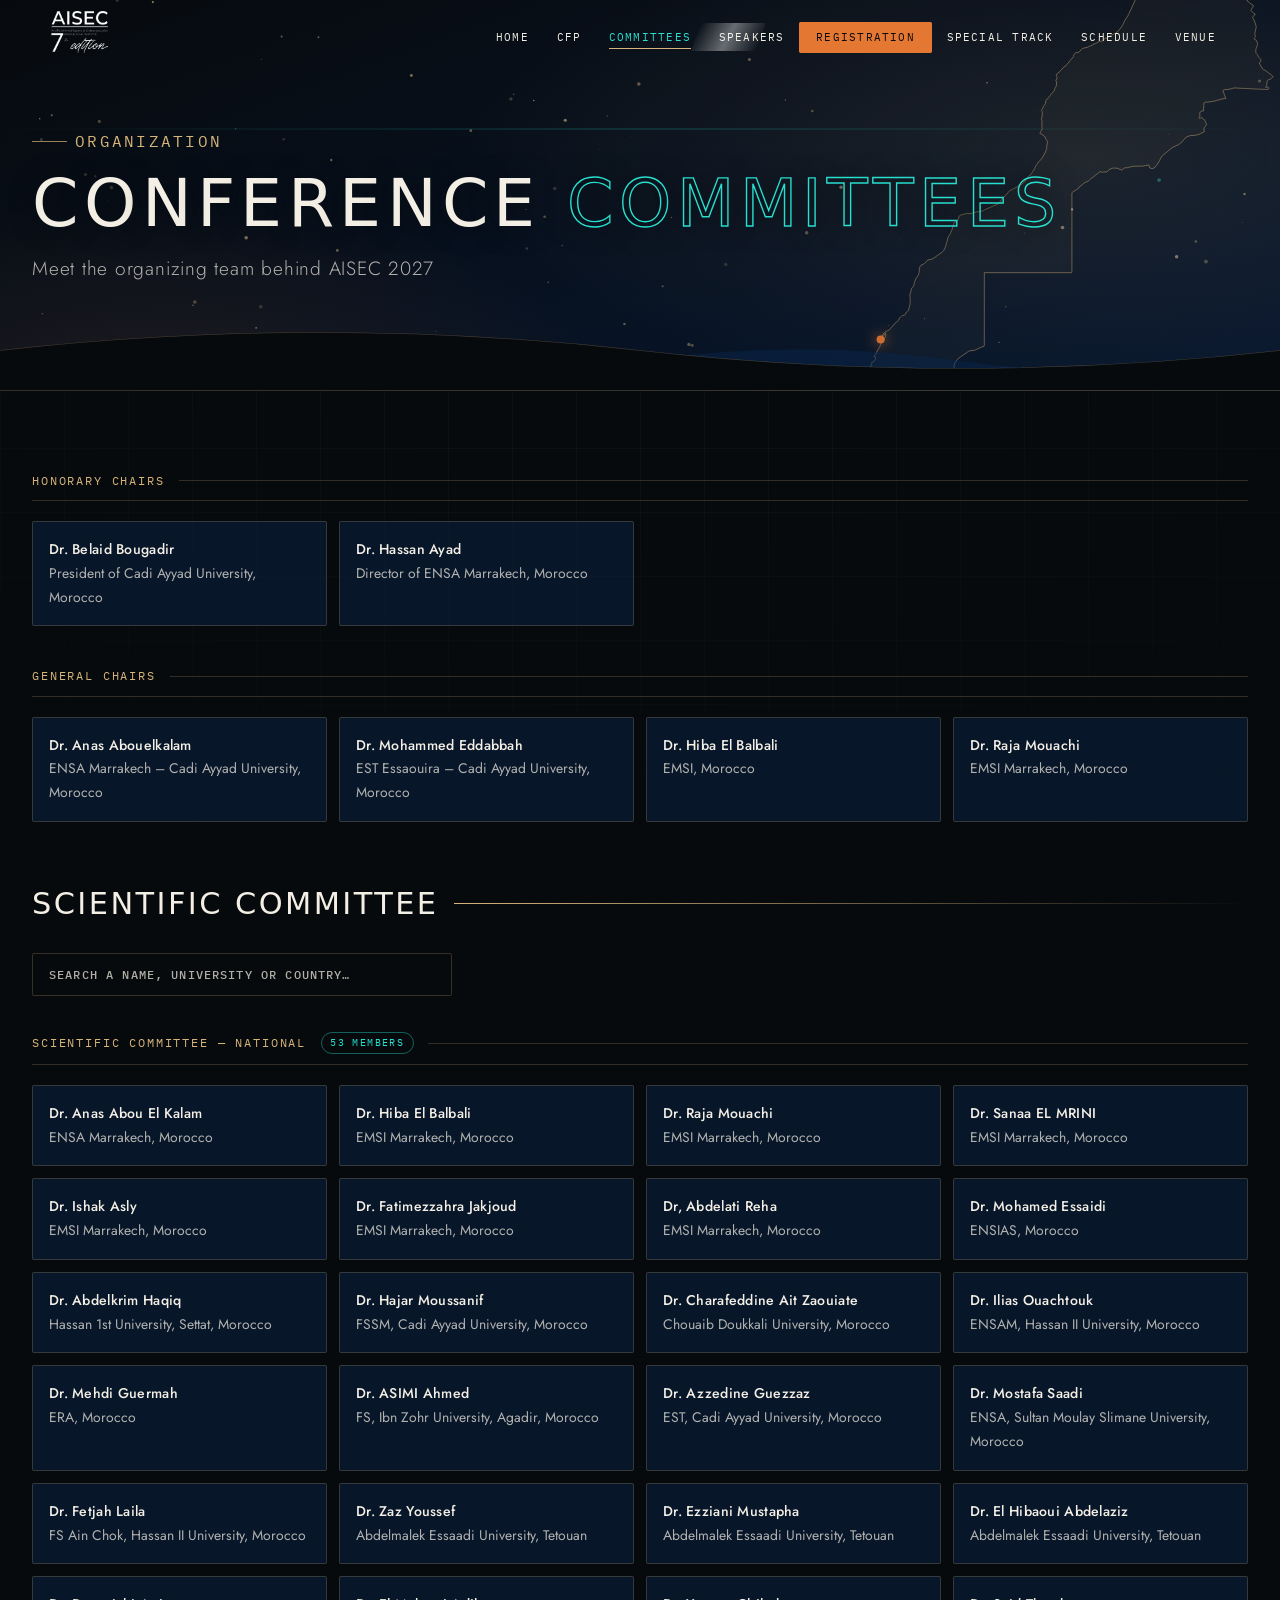
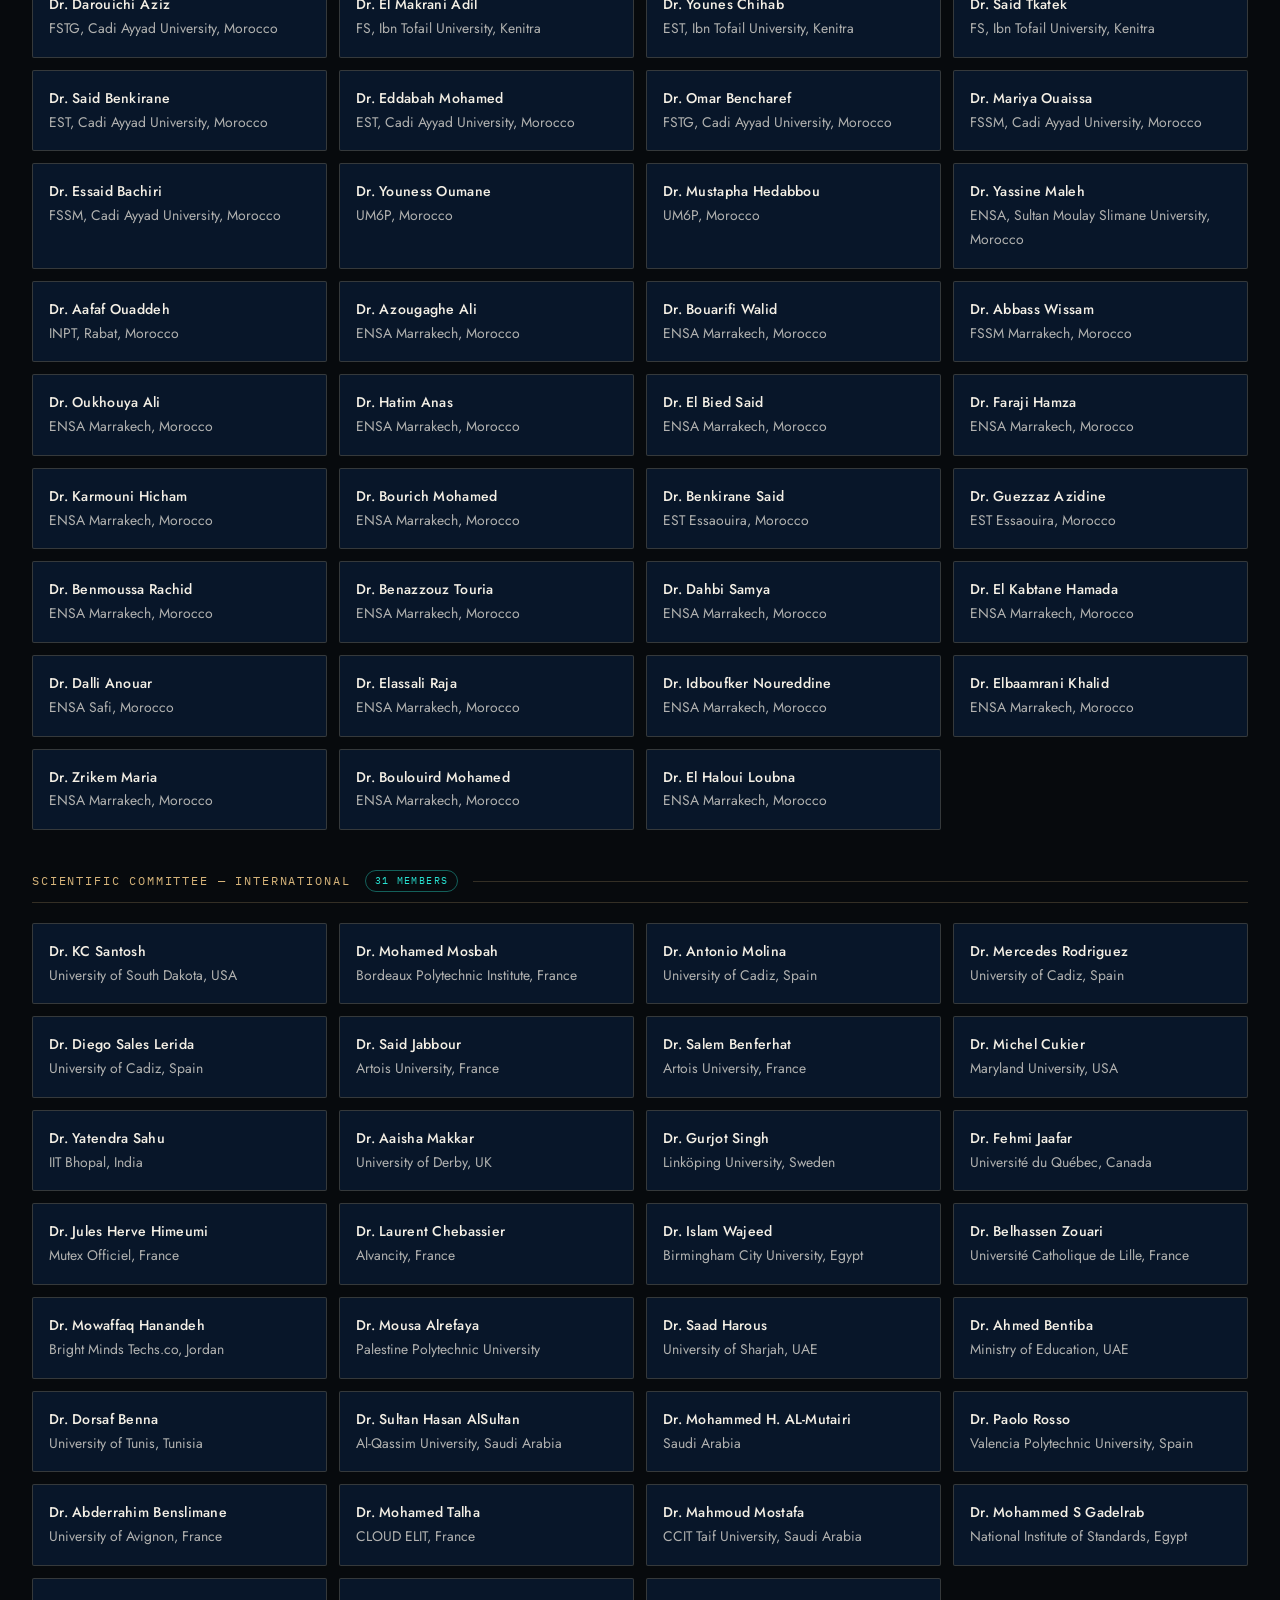
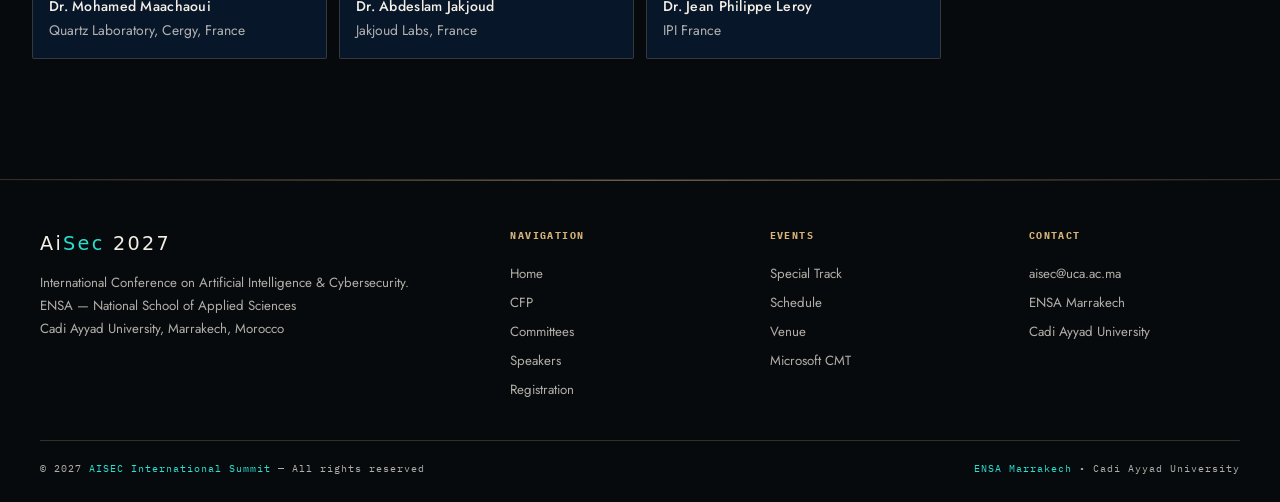
<file: conference/committes.html>
<!DOCTYPE html>
<html lang="en">
<head>
  <meta charset="utf-8">
  <meta name="viewport" content="width=device-width, initial-scale=1, shrink-to-fit=no">
  <meta name="description" content="International Conference on Artificial Intelligence &amp; Cybersecurity">
  <link rel="shortcut icon" href="../images/logos/aisec2027-w.png" type="image/png">
  <title>COMMITIES | AISEC 2027</title>
  <link rel="preconnect" href="https://fonts.googleapis.com">
  <link rel="preconnect" href="https://fonts.gstatic.com" crossorigin>
  <link href="https://fonts.googleapis.com/css2?family=IBM+Plex+Mono:wght@400;500&family=Jost:wght@300;400;500&family=Syncopate:wght@400;700&display=swap" rel="stylesheet">
  <link rel="stylesheet" href="assets/fonts/line-icons.css">
  <link rel="stylesheet" href="assets/css/aisec-conf.css">
  <link rel="stylesheet" href="../tokens.css">
  <link rel="stylesheet" href="../site-2027.css">
  <link rel="stylesheet" href="assets/css/conf-2027.css">
</head>
<body>
<div id="preloader">
  <div class="preloader-ring"></div>
</div>

<nav id="conf-nav">
  <div class="nav-logo">
    <a href="../index.html"><img src="../images/logos/aisec2027-w.png" alt="AISEC 2027"></a>
  </div>
  <ul class="nav-links"><li><a href="index.html" class="">Home</a></li><li><a href="authors.html" class="">CFP</a></li><li><a href="committes.html" class="active">Committees</a></li><li><a href="speakers.html" class="">Speakers</a></li><li><a href="registration.html" class="">Registration</a></li><li><a href="tracks.html" class="">Special Track</a></li><li><a href="schedule.html" class="">Schedule</a></li><li><a href="venue.html" class="">Venue</a></li></ul>
  <div class="nav-hamburger" id="nav-hamburger">
    <span></span><span></span><span></span>
  </div>
</nav>
<div class="nav-mobile" id="nav-mobile"><a href="index.html" class="">Home</a><a href="authors.html" class="">CFP</a><a href="committes.html" class="active">Committees</a><a href="speakers.html" class="">Speakers</a><a href="registration.html" class="">Registration</a><a href="tracks.html" class="">Special Track</a><a href="schedule.html" class="">Schedule</a><a href="venue.html" class="">Venue</a></div>

<div class="page-hero">
  <div class="scan-line"></div>
  <div class="page-hero-inner">
    <div class="page-tag fade-in">Organization</div>
    <h1 class="page-title fade-in">Conference <span>Committees</span></h1>
    <p class="page-subtitle fade-in">Meet the organizing team behind AISEC 2027</p>
  </div>
</div>

<section class="conf-section">
  <div class="section-inner">
    <div class="committee-section fade-in">
      <div class="committee-label">Honorary Chairs</div>
      <div class="committee-grid">
        <div class="committee-item"><strong>Dr. Belaid Bougadir</strong>President of Cadi Ayyad University, Morocco</div>
        <div class="committee-item"><strong>Dr. Hassan Ayad</strong>Director of ENSA Marrakech, Morocco</div>
      </div>
    </div>

    <div class="committee-section fade-in">
      <div class="committee-label">General Chairs</div>
      <div class="committee-grid">
        <div class="committee-item"><strong>Dr. Anas Abouelkalam</strong>ENSA Marrakech – Cadi Ayyad University, Morocco</div>
        <div class="committee-item"><strong>Dr. Mohammed Eddabbah</strong>EST Essaouira – Cadi Ayyad University, Morocco</div>
        <div class="committee-item"><strong>Dr. Hiba El Balbali</strong>EMSI, Morocco</div>
        <div class="committee-item"><strong>Dr. Raja Mouachi</strong>EMSI Marrakech, Morocco</div>
      </div>
    </div>

    <div class="committee-sub fade-in"><span>Scientific Committee</span></div>

    <div class="committee-section fade-in">
      <div class="committee-label">Scientific Committee — National <em class="committee-count">53 members</em></div>
      <div class="committee-grid">
        <div class="committee-item"><strong>Dr. Anas Abou El Kalam</strong>ENSA Marrakech, Morocco</div>
        <div class="committee-item"><strong>Dr. Hiba El Balbali</strong>EMSI Marrakech, Morocco</div>
        <div class="committee-item"><strong>Dr. Raja Mouachi</strong>EMSI Marrakech, Morocco</div>
        <div class="committee-item"><strong>Dr. Sanaa EL MRINI</strong>EMSI Marrakech, Morocco</div>
        <div class="committee-item"><strong>Dr. Ishak Asly</strong>EMSI Marrakech, Morocco</div>
        <div class="committee-item"><strong>Dr. Fatimezzahra Jakjoud</strong>EMSI Marrakech, Morocco</div>
        <div class="committee-item"><strong>Dr, Abdelati Reha</strong>EMSI Marrakech, Morocco</div>       
        <div class="committee-item"><strong>Dr. Mohamed Essaidi</strong>ENSIAS, Morocco</div>
        <div class="committee-item"><strong>Dr. Abdelkrim Haqiq</strong>Hassan 1st University, Settat, Morocco</div>
        <div class="committee-item"><strong>Dr. Hajar Moussanif</strong>FSSM, Cadi Ayyad University, Morocco</div>
        <div class="committee-item"><strong>Dr. Charafeddine Ait Zaouiate</strong>Chouaib Doukkali University, Morocco</div>
        <div class="committee-item"><strong>Dr. Ilias Ouachtouk</strong>ENSAM, Hassan II University, Morocco</div>
        <div class="committee-item"><strong>Dr. Mehdi Guermah</strong>ERA, Morocco</div>
        <div class="committee-item"><strong>Dr. ASIMI Ahmed</strong>FS, Ibn Zohr University, Agadir, Morocco</div>
        <div class="committee-item"><strong>Dr. Azzedine Guezzaz</strong>EST, Cadi Ayyad University, Morocco</div>
        <div class="committee-item"><strong>Dr. Mostafa Saadi</strong>ENSA, Sultan Moulay Slimane University, Morocco</div>
        <div class="committee-item"><strong>Dr. Fetjah Laila</strong>FS Ain Chok, Hassan II University, Morocco</div>
        <div class="committee-item"><strong>Dr. Zaz Youssef</strong>Abdelmalek Essaadi University, Tetouan</div>
        <div class="committee-item"><strong>Dr. Ezziani Mustapha</strong>Abdelmalek Essaadi University, Tetouan</div>
        <div class="committee-item"><strong>Dr. El Hibaoui Abdelaziz</strong>Abdelmalek Essaadi University, Tetouan</div>
        <div class="committee-item"><strong>Dr. Darouichi Aziz</strong>FSTG, Cadi Ayyad University, Morocco</div>
        <div class="committee-item"><strong>Dr. El Makrani Adil</strong>FS, Ibn Tofail University, Kenitra</div>
        <div class="committee-item"><strong>Dr. Younes Chihab</strong>EST, Ibn Tofail University, Kenitra</div>
        <div class="committee-item"><strong>Dr. Said Tkatek</strong>FS, Ibn Tofail University, Kenitra</div>
        <div class="committee-item"><strong>Dr. Said Benkirane</strong>EST, Cadi Ayyad University, Morocco</div>
        <div class="committee-item"><strong>Dr. Eddabah Mohamed</strong>EST, Cadi Ayyad University, Morocco</div>
        <div class="committee-item"><strong>Dr. Omar Bencharef</strong>FSTG, Cadi Ayyad University, Morocco</div>
        <div class="committee-item"><strong>Dr. Mariya Ouaissa</strong>FSSM, Cadi Ayyad University, Morocco</div>
        <div class="committee-item"><strong>Dr. Essaid Bachiri</strong>FSSM, Cadi Ayyad University, Morocco</div>
        <div class="committee-item"><strong>Dr. Youness Oumane</strong>UM6P, Morocco</div>
        <div class="committee-item"><strong>Dr. Mustapha Hedabbou</strong>UM6P, Morocco</div>
        <div class="committee-item"><strong>Dr. Yassine Maleh</strong>ENSA, Sultan Moulay Slimane University, Morocco</div>
        <div class="committee-item"><strong>Dr. Aafaf Ouaddeh</strong>INPT, Rabat, Morocco</div>
        <div class="committee-item"><strong>Dr. Azougaghe Ali</strong>ENSA Marrakech, Morocco</div>
        <div class="committee-item"><strong>Dr. Bouarifi Walid</strong>ENSA Marrakech, Morocco</div>
        <div class="committee-item"><strong>Dr. Abbass Wissam</strong>FSSM Marrakech, Morocco</div>
        <div class="committee-item"><strong>Dr. Oukhouya Ali</strong>ENSA Marrakech, Morocco</div>
        <div class="committee-item"><strong>Dr. Hatim Anas</strong>ENSA Marrakech, Morocco</div>
        <div class="committee-item"><strong>Dr. El Bied Said</strong>ENSA Marrakech, Morocco</div>
        <div class="committee-item"><strong>Dr. Faraji Hamza</strong>ENSA Marrakech, Morocco</div>
        <div class="committee-item"><strong>Dr. Karmouni Hicham</strong>ENSA Marrakech, Morocco</div>
        <div class="committee-item"><strong>Dr. Bourich Mohamed</strong>ENSA Marrakech, Morocco</div>
        <div class="committee-item"><strong>Dr. Benkirane Said</strong>EST Essaouira, Morocco</div>
        <div class="committee-item"><strong>Dr. Guezzaz Azidine</strong>EST Essaouira, Morocco</div>
        <div class="committee-item"><strong>Dr. Benmoussa Rachid</strong>ENSA Marrakech, Morocco</div>
        <div class="committee-item"><strong>Dr. Benazzouz Touria</strong>ENSA Marrakech, Morocco</div>
        <div class="committee-item"><strong>Dr. Dahbi Samya</strong>ENSA Marrakech, Morocco</div>
        <div class="committee-item"><strong>Dr. El Kabtane Hamada</strong>ENSA Marrakech, Morocco</div>
        <div class="committee-item"><strong>Dr. Dalli Anouar</strong>ENSA Safi, Morocco</div>
        <div class="committee-item"><strong>Dr. Elassali Raja</strong>ENSA Marrakech, Morocco</div>
        <div class="committee-item"><strong>Dr. Idboufker Noureddine</strong>ENSA Marrakech, Morocco</div>
        <div class="committee-item"><strong>Dr. Elbaamrani Khalid</strong>ENSA Marrakech, Morocco</div>
        <div class="committee-item"><strong>Dr. Zrikem Maria</strong>ENSA Marrakech, Morocco</div>
        <div class="committee-item"><strong>Dr. Boulouird Mohamed</strong>ENSA Marrakech, Morocco</div>
        <div class="committee-item"><strong>Dr. El Haloui Loubna</strong>ENSA Marrakech, Morocco</div>
      </div>
    </div>

    <div class="committee-section fade-in">
      <div class="committee-label">Scientific Committee — International <em class="committee-count">31 members</em></div>
      <div class="committee-grid">
        <div class="committee-item"><strong>Dr. KC Santosh</strong>University of South Dakota, USA</div>
        <div class="committee-item"><strong>Dr. Mohamed Mosbah</strong>Bordeaux Polytechnic Institute, France</div>
        <div class="committee-item"><strong>Dr. Antonio Molina</strong>University of Cadiz, Spain</div>
        <div class="committee-item"><strong>Dr. Mercedes Rodriguez</strong>University of Cadiz, Spain</div>
        <div class="committee-item"><strong>Dr. Diego Sales Lerida</strong>University of Cadiz, Spain</div>
        <div class="committee-item"><strong>Dr. Said Jabbour</strong>Artois University, France</div>
        <div class="committee-item"><strong>Dr. Salem Benferhat</strong>Artois University, France</div>
        <div class="committee-item"><strong>Dr. Michel Cukier</strong>Maryland University, USA</div>
        <div class="committee-item"><strong>Dr. Yatendra Sahu</strong>IIT Bhopal, India</div>
        <div class="committee-item"><strong>Dr. Aaisha Makkar</strong>University of Derby, UK</div>
        <div class="committee-item"><strong>Dr. Gurjot Singh</strong>Linköping University, Sweden</div>
        <div class="committee-item"><strong>Dr. Fehmi Jaafar</strong>Université du Québec, Canada</div>
        <div class="committee-item"><strong>Dr. Jules Herve Himeumi</strong>Mutex Officiel, France</div>
        <div class="committee-item"><strong>Dr. Laurent Chebassier</strong>AIvancity, France</div>
        <div class="committee-item"><strong>Dr. Islam Wajeed</strong>Birmingham City University, Egypt</div>
        <div class="committee-item"><strong>Dr. Belhassen Zouari</strong>Université Catholique de Lille, France</div>
        <div class="committee-item"><strong>Dr. Mowaffaq Hanandeh</strong>Bright Minds Techs.co, Jordan</div>
        <div class="committee-item"><strong>Dr. Mousa Alrefaya</strong>Palestine Polytechnic University</div>
        <div class="committee-item"><strong>Dr. Saad Harous</strong>University of Sharjah, UAE</div>
        <div class="committee-item"><strong>Dr. Ahmed Bentiba</strong>Ministry of Education, UAE</div>
        <div class="committee-item"><strong>Dr. Dorsaf Benna</strong>University of Tunis, Tunisia</div>
        <div class="committee-item"><strong>Dr. Sultan Hasan AlSultan</strong>Al-Qassim University, Saudi Arabia</div>
        <div class="committee-item"><strong>Dr. Mohammed H. AL-Mutairi</strong>Saudi Arabia</div>
        <div class="committee-item"><strong>Dr. Paolo Rosso</strong>Valencia Polytechnic University, Spain</div>
        <div class="committee-item"><strong>Dr. Abderrahim Benslimane</strong>University of Avignon, France</div>
        <div class="committee-item"><strong>Dr. Mohamed Talha</strong>CLOUD ELIT, France</div>
        <div class="committee-item"><strong>Dr. Mahmoud Mostafa</strong>CCIT Taif University, Saudi Arabia</div>
        <div class="committee-item"><strong>Dr. Mohammed S Gadelrab</strong>National Institute of Standards, Egypt</div>
        <div class="committee-item"><strong>Dr. Mohamed Maachaoui</strong>Quartz Laboratory, Cergy, France</div>
        <div class="committee-item"><strong>Dr. Abdeslam Jakjoud</strong>Jakjoud Labs, France</div>
        <div class="committee-item"><strong>Dr. Jean Philippe Leroy</strong>IPI France</div>
      </div>
    </div>
  </div>
</section>

<footer id="conf-footer">
  <div class="footer-inner">
    <div class="footer-brand">
      <div class="logo">Ai<span>Sec</span> 2027</div>
      <p>International Conference on Artificial Intelligence &amp; Cybersecurity.<br>
         ENSA &mdash; National School of Applied Sciences<br>
         Cadi Ayyad University, Marrakech, Morocco</p>
    </div>
    <div class="footer-col">
      <h5>Navigation</h5>
      <a href="index.html">Home</a>
      <a href="authors.html">CFP</a>
      <a href="committes.html">Committees</a>
      <a href="speakers.html">Speakers</a>
      <a href="registration.html">Registration</a>
    </div>
    <div class="footer-col">
      <h5>Events</h5>
      <a href="tracks.html">Special Track</a>
      <a href="schedule.html">Schedule</a>
      <a href="venue.html">Venue</a>
      <a href="soon.html" target="_blank">Microsoft CMT</a>
    </div>
    <div class="footer-col">
      <h5>Contact</h5>
      <a href="mailto:aisec@uca.ac.ma">aisec@uca.ac.ma</a>
      <a href="https://ensa-marrakech.uca.ma/en/" target="_blank">ENSA Marrakech</a>
      <a href="https://www.uca.ma/fr" target="_blank">Cadi Ayyad University</a>
    </div>
  </div>
  <div class="footer-bottom">
    <p>&copy; 2027 <span>AISEC International Summit</span> &mdash; All rights reserved</p>
    <p><span>ENSA Marrakech</span> &bull; Cadi Ayyad University</p>
  </div>
</footer>
<a href="#" class="back-to-top"><i class="lni-chevron-up"></i></a>

  <script src="assets/js/aisec-conf.js"></script>
  <script src="assets/js/conf-fx.js"></script>
</body>
</html>
</file>
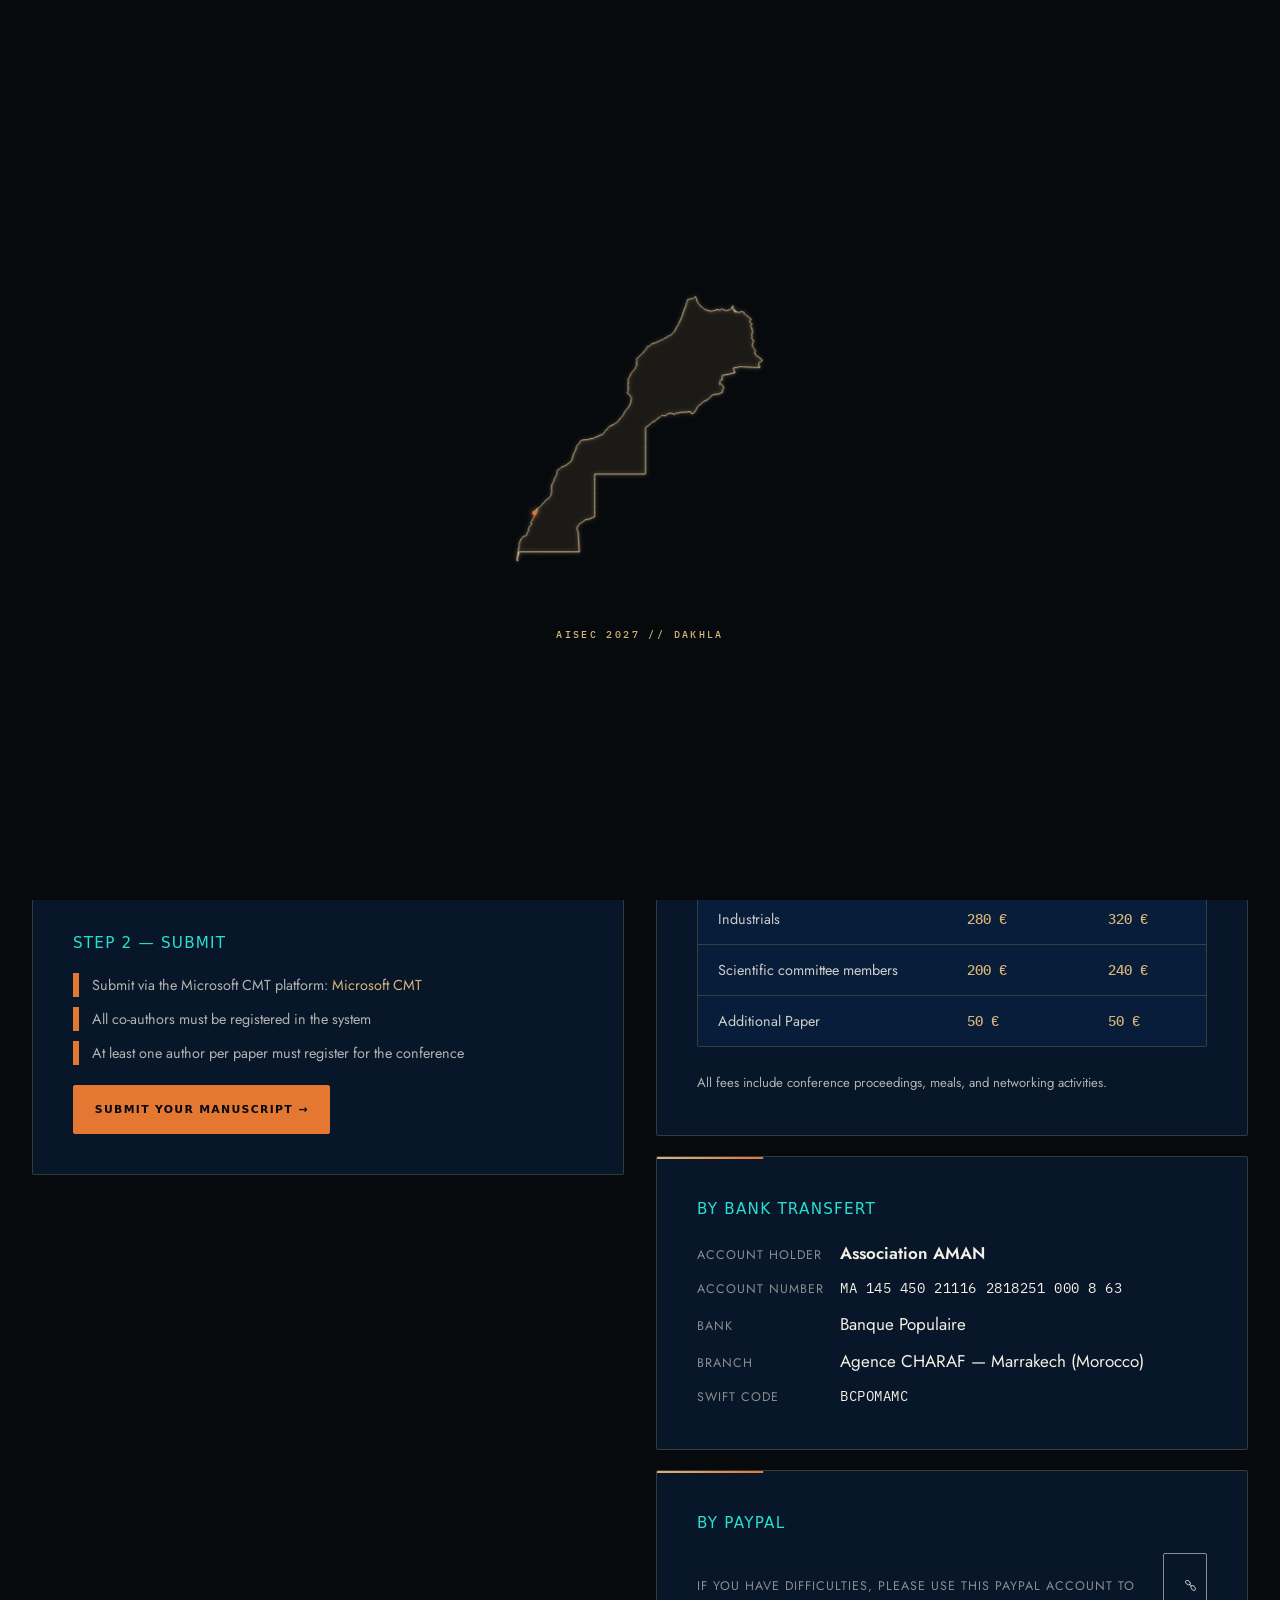
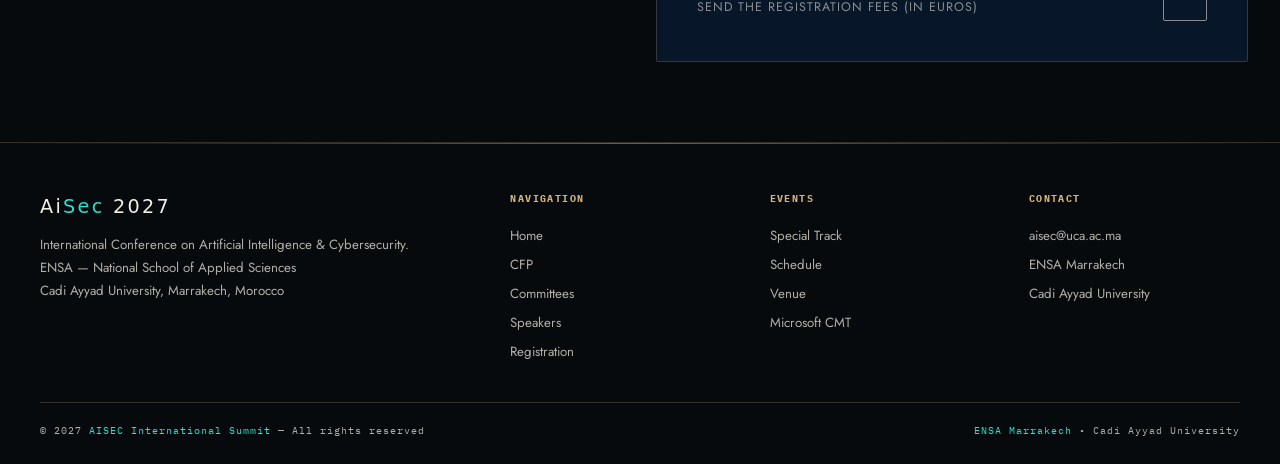
<file: conference/registration.html>
<!DOCTYPE html>
<html lang="en">
<head>
  <meta charset="utf-8">
  <meta name="viewport" content="width=device-width, initial-scale=1, shrink-to-fit=no">
  <meta name="description" content="International Conference on Artificial Intelligence &amp; Cybersecurity">
  <link rel="shortcut icon" href="../images/logos/aisec2027-w.png" type="image/png">
  <title>REGISTRATION | AISEC 2027</title>
  <link rel="preconnect" href="https://fonts.googleapis.com">
  <link rel="preconnect" href="https://fonts.gstatic.com" crossorigin>
  <link href="https://fonts.googleapis.com/css2?family=IBM+Plex+Mono:wght@400;500&family=Jost:wght@300;400;500&family=Syncopate:wght@400;700&display=swap" rel="stylesheet">
  <link rel="stylesheet" href="assets/fonts/line-icons.css">
  <link rel="stylesheet" href="assets/css/aisec-conf.css">
  <link rel="stylesheet" href="../tokens.css">
  <link rel="stylesheet" href="../site-2027.css">
  <link rel="stylesheet" href="assets/css/conf-2027.css">
  <style>
    /* Responsive fixes for the registration page (replaces former inline styles) */
    .registration-grid { display: grid; grid-template-columns: 1fr 1fr; gap: 2rem; align-items: start; }
    .registration-grid > div { min-width: 0; }
    .btn-row { display: flex; gap: .75rem; flex-wrap: wrap; }
    .info-grid { display: grid; grid-template-columns: auto 1fr; gap: .55rem 1rem; align-items: baseline; }
    .info-label { font-size: .78rem; text-transform: uppercase; letter-spacing: .08em; opacity: .55; }
    .info-mono { font-family: 'Share Tech Mono', 'IBM Plex Mono', monospace; font-size: .88rem; letter-spacing: .04em; overflow-wrap: anywhere; word-break: break-all; }
    .reg-table-wrap { overflow-x: auto; -webkit-overflow-scrolling: touch; }
    .content-card { max-width: 100%; }

    @media (max-width: 900px) {
      .registration-grid { grid-template-columns: 1fr; gap: 1.5rem; }
    }
    @media (max-width: 600px) {
      .info-grid { grid-template-columns: 1fr; gap: .15rem; }
      .info-grid .info-label { margin-top: .6rem; }
      .btn-row .btn-outline, .btn-primary { width: 100%; text-align: center; box-sizing: border-box; }
      .reg-table th, .reg-table td { padding: .5rem .4rem; font-size: .85rem; }
    }
  </style>
</head>
<body>
<div id="preloader">
  <div class="preloader-ring"></div>
</div>

<nav id="conf-nav">
  <div class="nav-logo">
    <a href="../index.html"><img src="../images/logos/aisec2027-w.png" alt="AISEC 2026"></a>
  </div>
  <ul class="nav-links"><li><a href="index.html" class="">Home</a></li><li><a href="authors.html" class="">CFP</a></li><li><a href="committes.html" class="">Committees</a></li><li><a href="speakers.html" class="">Speakers</a></li><li><a href="registration.html" class="active">Registration</a></li><li><a href="tracks.html" class="">Special Track</a></li><li><a href="schedule.html" class="">Schedule</a></li><li><a href="venue.html" class="">Venue</a></li></ul>
  <div class="nav-hamburger" id="nav-hamburger">
    <span></span><span></span><span></span>
  </div>
</nav>
<div class="nav-mobile" id="nav-mobile"><a href="index.html" class="">Home</a><a href="authors.html" class="">CFP</a><a href="committes.html" class="">Committees</a><a href="speakers.html" class="">Speakers</a><a href="registration.html" class="active">Registration</a><a href="tracks.html" class="">Special Track</a><a href="schedule.html" class="">Schedule</a><a href="venue.html" class="">Venue</a></div>

<div class="page-hero">
  <div class="scan-line"></div>
  <div class="page-hero-inner">
    <div class="page-tag fade-in">Join Us</div>
    <h1 class="page-title fade-in">Registration &amp; <span>Fees</span></h1>
    <p class="page-subtitle fade-in">Camera ready submission guide and registration fees</p>
  </div>
</div>

<section class="conf-section">
  <div class="section-inner">
    <div class="registration-grid">
      <div>
        <div class="section-tag fade-in">Manuscript Preparation</div>
        <h2 class="section-title fade-in" style="margin-bottom:1.25rem">Camera Ready <span class="hl">Submission</span></h2>
        <div class="content-card fade-in">
          <h3>Step 1 &mdash; Prepare Your Manuscript</h3>
          <ul class="conf-list">
            <li>Use <strong>STRICTLY</strong> the MS-Word templates below (do not request edit permissions)</li>
            <li>Manuscripts must not exceed the page limit specified in the template</li>
          </ul>
          <div class="btn-row">
            <a href="https://www.scimetech.com/templates/SciMeTech-submission-template.docx" class="btn-outline" target="_blank"><i class="lni-link"></i> MS Word</a>
          </div>
        </div>
        <div class="content-card fade-in" style="margin-top:1.25rem">
          <h3>Step 2 &mdash; Submit</h3>
          <ul class="conf-list">
            <li>Submit via the Microsoft CMT platform: <a href="soon.html" target="_blank">Microsoft CMT</a></li>
            <li>All co-authors must be registered in the system</li>
            <li>At least one author per paper must register for the conference</li>
          </ul>
          <div style="margin-top:1.25rem">
            <a href="soon.html" class="btn-primary" target="_blank">Submit Your Manuscript &rarr;</a>
          </div>
        </div>
      </div>
      <div>
        <div class="section-tag fade-in">Fees</div>
        <h2 class="section-title fade-in" style="margin-bottom:1.25rem">Registration <span class="hl">Fees</span></h2>
        <div class="content-card fade-in">
          <div class="reg-table-wrap">
            <table class="reg-table">
              <thead>
                <tr><th>Category</th><th>Early Bird</th><th>Regular</th></tr>
              </thead>
              <tbody>
                <tr><td>Moroccan Students</td><td class="price" data-label="Early Bird">1 200 DH</td><td class="price" data-label="Regular">1 500 DH</td></tr>
                <tr><td>Moroccan Academics</td><td class="price" data-label="Early Bird">1 500 DH</td><td class="price" data-label="Regular">1 800 DH</td></tr>
                <tr><td>International Students</td><td class="price" data-label="Early Bird">200 &euro;</td><td class="price" data-label="Regular">240 &euro;</td></tr>
                <tr><td>International Academics</td><td class="price" data-label="Early Bird">250 &euro;</td><td class="price" data-label="Regular">290 &euro;</td></tr>
                <tr><td>Industrials</td><td class="price" data-label="Early Bird">280 &euro;</td><td class="price" data-label="Regular">320 &euro;</td></tr>
                <tr><td>Scientific committee members</td><td class="price" data-label="Early Bird">200 &euro;</td><td class="price" data-label="Regular">240 &euro;</td></tr>
                <tr><td>Additional Paper</td><td class="price" data-label="Early Bird">50 &euro;</td><td class="price" data-label="Regular">50 &euro;</td></tr>
              </tbody>
            </table>
          </div>
          <p style="margin-top:.75rem;font-size:.82rem">All fees include conference proceedings, meals, and networking activities.</p>
        </div>
        <div class="content-card fade-in" style="margin-top:1.25rem">
          <h3>By Bank Transfert</h3>
          <div style="margin-top:.75rem">
            <div class="info-grid">
              <span class="info-label">Account Holder</span>
              <span style="font-weight:600">Association AMAN</span>
              <span class="info-label">Account Number</span>
              <span class="info-mono">MA 145 450 21116 2818251 000 8 63</span>
              <span class="info-label">Bank</span>
              <span>Banque Populaire</span>
              <span class="info-label">Branch</span>
              <span>Agence CHARAF &mdash; Marrakech (Morocco)</span>
              <span class="info-label">SWIFT Code</span>
              <span class="info-mono">BCPOMAMC</span>
            </div>
          </div>
        </div>
        <div class="content-card fade-in" style="margin-top:1.25rem">
          <h3>By PayPal</h3>
          <div style="margin-top:.75rem">
            <div class="info-grid">
              <span class="info-label">If you have difficulties, please use this paypal account to send the registration fees (in euros)</span>
              <a href="https://www.paypal.me/LinaAbouelkalam" class="btn-outline" target="_blank"><i class="lni-link"></i> PayPAl Link</a>
            </div>
          </div>
        </div>
      </div>
    </div>
  </div>
</section>

<footer id="conf-footer">
  <div class="footer-inner">
    <div class="footer-brand">
      <div class="logo">Ai<span>Sec</span> 2027</div>
      <p>International Conference on Artificial Intelligence &amp; Cybersecurity.<br>
         ENSA &mdash; National School of Applied Sciences<br>
         Cadi Ayyad University, Marrakech, Morocco</p>
    </div>
    <div class="footer-col">
      <h5>Navigation</h5>
      <a href="index.html">Home</a>
      <a href="authors.html">CFP</a>
      <a href="committes.html">Committees</a>
      <a href="speakers.html">Speakers</a>
      <a href="registration.html">Registration</a>
    </div>
    <div class="footer-col">
      <h5>Events</h5>
      <a href="tracks.html">Special Track</a>
      <a href="schedule.html">Schedule</a>
      <a href="venue.html">Venue</a>
      <a href="soon.html" target="_blank">Microsoft CMT</a>
    </div>
    <div class="footer-col">
      <h5>Contact</h5>
      <a href="mailto:aisec@uca.ac.ma">aisec@uca.ac.ma</a>
      <a href="https://ensa-marrakech.uca.ma/en/" target="_blank">ENSA Marrakech</a>
      <a href="https://www.uca.ma/fr" target="_blank">Cadi Ayyad University</a>
    </div>
  </div>
  <div class="footer-bottom">
    <p>&copy; 2027 <span>AISEC International Summit</span> &mdash; All rights reserved</p>
    <p><span>ENSA Marrakech</span> &bull; Cadi Ayyad University</p>
  </div>
</footer>
<a href="#" class="back-to-top"><i class="lni-chevron-up"></i></a>

  <script src="assets/js/aisec-conf.js"></script>
  <script src="assets/js/conf-fx.js"></script>
</body>
</html>
</file>
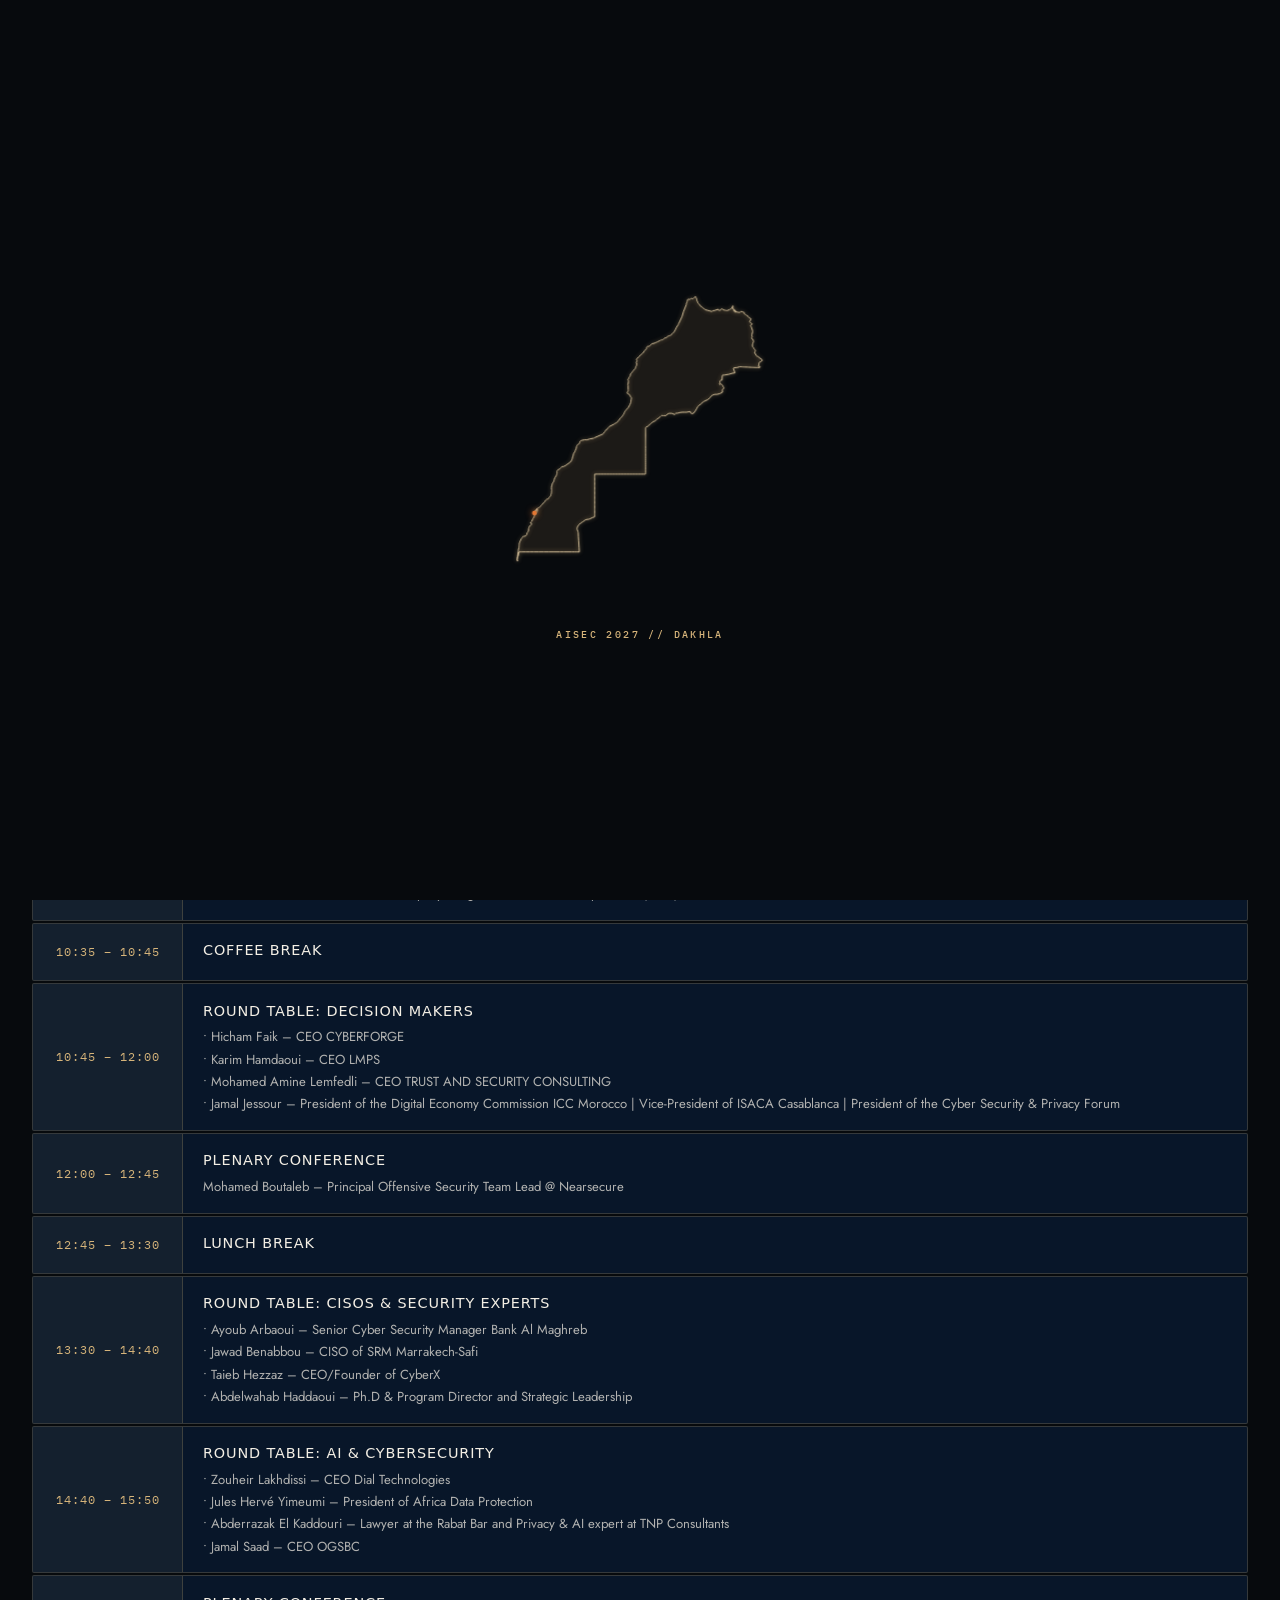
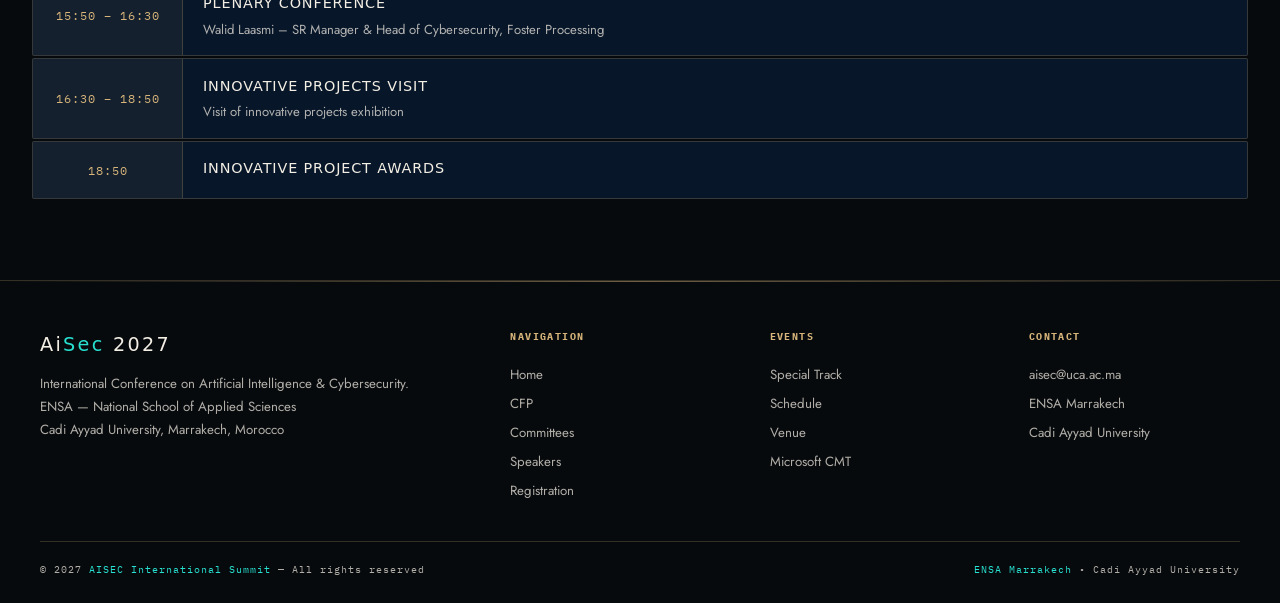
<file: conference/schedule.html>
<!DOCTYPE html>
<html lang="en">
<head>
  <meta charset="utf-8">
  <meta name="viewport" content="width=device-width, initial-scale=1, shrink-to-fit=no">
  <meta name="description" content="International Conference on Artificial Intelligence &amp; Cybersecurity">
  <link rel="shortcut icon" href="../images/logos/aisec2027-w.png" type="image/png">
  <title>SCHEDULE | AISEC 2027</title>
  <link rel="preconnect" href="https://fonts.googleapis.com">
  <link rel="preconnect" href="https://fonts.gstatic.com" crossorigin>
  <link href="https://fonts.googleapis.com/css2?family=IBM+Plex+Mono:wght@400;500&family=Jost:wght@300;400;500&family=Syncopate:wght@400;700&display=swap" rel="stylesheet">
  <link rel="stylesheet" href="assets/fonts/line-icons.css">
  <link rel="stylesheet" href="assets/css/aisec-conf.css">
  <link rel="stylesheet" href="../tokens.css">
  <link rel="stylesheet" href="../site-2027.css">
  <link rel="stylesheet" href="assets/css/conf-2027.css">
</head>
<body>
<div id="preloader">
  <div class="preloader-ring"></div>
</div>

<nav id="conf-nav">
  <div class="nav-logo">
    <a href="../index.html"><img src="../images/logos/aisec2027-w.png" alt="AISEC 2026"></a>
  </div>
  <ul class="nav-links"><li><a href="index.html" class="">Home</a></li><li><a href="authors.html" class="">CFP</a></li><li><a href="committes.html" class="">Committees</a></li><li><a href="speakers.html" class="">Speakers</a></li><li><a href="registration.html" class="">Registration</a></li><li><a href="tracks.html" class="">Special Track</a></li><li><a href="schedule.html" class="active">Schedule</a></li><li><a href="venue.html" class="">Venue</a></li></ul>
  <div class="nav-hamburger" id="nav-hamburger">
    <span></span><span></span><span></span>
  </div>
</nav>
<div class="nav-mobile" id="nav-mobile"><a href="index.html" class="">Home</a><a href="authors.html" class="">CFP</a><a href="committes.html" class="">Committees</a><a href="speakers.html" class="">Speakers</a><a href="registration.html" class="">Registration</a><a href="tracks.html" class="">Special Track</a><a href="schedule.html" class="active">Schedule</a><a href="venue.html" class="">Venue</a></div>

<div class="page-hero">
  <div class="scan-line"></div>
  <div class="page-hero-inner">
    <div class="page-tag fade-in">Program</div>
    <h1 class="page-title fade-in">Event <span>Schedule</span></h1>
    <p class="page-subtitle fade-in">3 days of keynotes, workshops, and research presentations</p>
  </div>
</div>

<section class="conf-section">
  <div class="section-inner">
    <div class="schedule-tabs">
      <button class="schedule-tab-btn active" data-tab="day1">Day 1 &mdash; 07 May 2027</button>
      <button class="schedule-tab-btn" data-tab="day2">Day 2 &mdash; 08 May 2027</button>
      <button class="schedule-tab-btn" data-tab="day3">Day 3 &mdash; 09 May 2027</button>
    </div>

    <!-- DAY 1 -->
    <div id="day1" class="schedule-content active fade-in">
      <div class="timeline">
        <div class="timeline-item"><div class="timeline-time">08:00 – 09:00</div><div class="timeline-body"><h4>Check-in &amp; Registration</h4><p>Entrance of guests, participants, and speakers</p></div><a href="https://zoom.us/j/97248783153?pwd=vIzU6LfJTfyaaHmT5peHxEGBl5iGEX.1" class="btn-outline" target="_blank"><i class="lni-link"></i> Zoom Link</a></div>
        <div class="timeline-item"><div class="timeline-time">09:00 – 09:15</div><div class="timeline-body"><h4>Opening Ceremony</h4><p>President of UCA – Mr. Blaid Bougadir<br>Director of ENSA – Mr. Hassan Ayad<br>President of the Committee – Mr. Anas Abou El Kalam</p></div></div>
        <div class="timeline-item"><div class="timeline-time">09:15 – 09:55</div><div class="timeline-body"><h4>Plenary Conference</h4><p>Prof. Layth Sliman – senior R&D and Professor, West Virginia University</p></div></div>
        <div class="timeline-item"><div class="timeline-time">09:55 – 10:35</div><div class="timeline-body"><h4>Plenary Conference</h4><p>Nourredine Lasfar – Head of the Company's Digital Transformation department (ADD)</p></div></div>
        <div class="timeline-item"><div class="timeline-time">10:35 – 10:45</div><div class="timeline-body"><h4>Coffee Break</h4></div></div>
        <div class="timeline-item"><div class="timeline-time">10:45 – 12:00</div><div class="timeline-body"><h4>Round Table: Decision Makers</h4><p>• Hicham Faik – CEO CYBERFORGE<br>• Karim Hamdaoui – CEO LMPS<br>• Mohamed Amine Lemfedli – CEO TRUST AND SECURITY CONSULTING<br>• Jamal Jessour – President of the Digital Economy Commission ICC Morocco | Vice-President of ISACA Casablanca | President of the Cyber Security &amp; Privacy Forum</p></div></div>
        <div class="timeline-item"><div class="timeline-time">12:00 – 12:45</div><div class="timeline-body"><h4>Plenary Conference</h4><p>Mohamed Boutaleb – Principal Offensive Security Team Lead @ Nearsecure</p></div></div>
        <div class="timeline-item"><div class="timeline-time">12:45 – 13:30</div><div class="timeline-body"><h4>Lunch Break</h4></div></div>
        <div class="timeline-item"><div class="timeline-time">13:30 – 14:40</div><div class="timeline-body"><h4>Round Table: CISOs &amp; Security Experts</h4><p>• Ayoub Arbaoui – Senior Cyber Security Manager Bank Al Maghreb<br>• Jawad Benabbou – CISO of SRM Marrakech-Safi<br>• Taieb Hezzaz – CEO/Founder of CyberX<br>• Abdelwahab Haddaoui – Ph.D &amp; Program Director and Strategic Leadership</p></div></div>
        <div class="timeline-item"><div class="timeline-time">14:40 – 15:50</div><div class="timeline-body"><h4>Round Table: AI &amp; Cybersecurity</h4><p>• Zouheir Lakhdissi – CEO Dial Technologies<br>• Jules Hervé Yimeumi – President of Africa Data Protection<br>• Abderrazak El Kaddouri – Lawyer at the Rabat Bar and Privacy &amp; AI expert at TNP Consultants<br>• Jamal Saad – CEO OGSBC</p></div></div>
        <div class="timeline-item"><div class="timeline-time">15:50 – 16:30</div><div class="timeline-body"><h4>Plenary Conference</h4><p>Walid Laasmi – SR Manager &amp; Head of Cybersecurity, Foster Processing</p></div></div>
        <div class="timeline-item"><div class="timeline-time">16:30 – 18:50</div><div class="timeline-body"><h4>Innovative Projects Visit</h4><p>Visit of innovative projects exhibition</p></div></div>
        <div class="timeline-item"><div class="timeline-time">18:50</div><div class="timeline-body"><h4>Innovative Project Awards</h4></div></div>
      </div>
    </div>

    <!-- DAY 2 -->
    <div id="day2" class="schedule-content fade-in">
      <div class="timeline">
        <div class="timeline-item"><div class="timeline-time">08:30 – 09:00</div><div class="timeline-body"><h4>Registration &amp; Reception</h4></div></div>
        <div class="timeline-item"><div class="timeline-time">09:00 – 09:40</div><div class="timeline-body"><h4>Plenary Conference</h4><p>KC Santhos – Full Professor (AI) &amp; Chair, Computer Science, University of South Dakota | Founding Director, USD AI Research | PhD (INRIA)</p></div><a href="https://zoom.us/j/97961242307?pwd=mnlzE5a1HrEJ0cry6ADvnNfkTbdLta.1" class="btn-outline" target="_blank"><i class="lni-link"></i> Zoom Link</a></div>
        <div class="timeline-item"><div class="timeline-time">10:30 – 12:45</div><div class="timeline-body"><h4>Session 1: Intelligent AI Systems, Cybersecurity, and Emerging Technologies</h4>
          <!---
          <details><summary>View 9 papers</summary><p>
            <strong>10:30 – 10:45</strong> – Koo Imai, Keigo Kansa: "Generalization Limits of Reinforcement Learning Alignment: Detecting LLM Vulnerabilities through Compound Jailbreaks"<br>
            <strong>10:45 – 11:00</strong> – Chaimae Lahrire: "Improving Diabetes Prediction Using a Hybrid Model: Machine Learning and Rule-Based Logic"<br>
            <strong>11:00 – 11:15</strong> – Achraf Ait Benaali: "A Lightweight Blockchain-based Framework for Ensuring Training Data Integrity in Machine Learning Pipelines"<br>
            <strong>11:15 – 11:30</strong> – Hajar Agrar: "Multi-Agent Collaborative Intrusion Detection Systems: A Survey of Architectures, Agent Technologies, and AI Techniques"<br>
            <strong>11:30 – 11:45</strong> – Oussama Lachihab, My Ahmed El Kiram and Latifa Errajy: "Hybrid Multi-Person Tracking Framework for Dense and Dynamic Environments"<br>
            <strong>11:45 – 12:00</strong> – Saad Mansouri, Anas Abouelkalam and Wissam Abbass: "Securing the Model Context Protocol: A Systematic Analysis of Attack Surfaces and Defense Gaps"<br>
            <strong>12:00 – 12:15</strong> – Theophile Laroussinie, Tarik Hidar: "Coping AI: Predictive Modeling of Workplace Resilience Through Longitudinal Emotional Intelligence"<br>
            <strong>12:15 – 12:30</strong> – Lawan Salisu Muhammad: "AI-Driven Deep Learning and IoT-Based Optimization of Lithium-Ion Battery Performance with Cybersecurity Frameworks for Renewable Energy Systems"<br>
            <strong>12:30 – 12:45</strong> – Anass Assouri and Rajae Ziki: "Heterogeneous Multi Agent Ensemble with Dynamic Class Weighting for Multi-class Network Intrusion Detection" (Online)
          </p></details>
          -->
        </div></div>

        <div class="timeline-item"><div class="timeline-time">13:00 – 14:00</div><div class="timeline-body"><h4>Lunch Break</h4></div></div>
        <div class="timeline-item"><div class="timeline-time">14:00 – 14:40</div><div class="timeline-body"><h4>Plenary Conference</h4><p>Dr. Sandip Rakshit – Associate Professor at Rabat Business School | Associate Editor of "IEEE Transactions on Cybernetics" and "ACM Computing Survey"<br><em>"From Research Idea to Top-Tier Publication: An Editor's Lens on AI and Cybersecurity Research"</em></p></div><a href="https://zoom.us/j/98764310848?pwd=InL3eaE1OR1yMndNLLhlKCALKxocwK.1" class="btn-outline" target="_blank"><i class="lni-link"></i> Zoom Link</a></div>

        <div class="timeline-item"><div class="timeline-time">14:40 – 16:10</div><div class="timeline-body"><h4>Session 2: AI, Cybersecurity, and Intelligent Agent Systems</h4>

          <!--
          <details><summary>View 6 papers</summary><p>
            <strong>14:40 – 14:55</strong> – Edoardo Bambini: "Agent Armor: A Deterministic Multi-Layer Runtime for Zero-Trust AI Agent Governance" (Online)<br>
            <strong>14:55 – 15:10</strong> – Mahesh Gopalakrishnan: "AI-Augmented Security Operations: A Unified Framework for Intelligent Threat Detection in Enterprise Environments" (Online)<br>
            <strong>15:10 – 15:25</strong> – Mohamed Ohamouddou, Rafik Lasri and Suhail Odeh: "Lightweight Damascena Rose Maturity Classification via Wavelet Scattering" (Online)<br>
            <strong>15:25 – 15:40</strong> – Nicholette Lindsay: "Quasi-Symbiotic Domain Warfare: The Orbro Protocol" (Online)<br>
            <strong>15:40 – 15:55</strong> – Ferdaouss Nmari: "A Multidimensional Classification Model for Security Vulnerabilities in Medical Wireless Sensor Networks" (Online)<br>
            <strong>15:55 – 16:10</strong> – Blessing Ezeobioha: "Explainable AI for Security Operations: Improving Cyber Threat Intelligence Reporting Across African Organizations" (Online)<br>
          </p></details>
          -->
        </div>          
        <a href="https://zoom.us/j/97434195894?pwd=oSt32jOw7g2rzXIjWjJmvaU0IJkkCd.1" class="btn-outline" target="_blank">
          <i class="lni-link"></i> Zoom Link
        </a></div>

    
        <div class="timeline-item"><div class="timeline-time">14:40 – 16:25</div><div class="timeline-body"><h4>Session 3: Data Analytics, Machine Learning, and Intelligent Business Applications</h4>
          <!--
          <details><summary>View 7 papers</summary><p>
            <strong>14:40 – 14:55</strong> – Yassine Znagui: "Security of Patient Data in Cloud-Based Healthcare Systems: A Structured Literature Review" (Online)<br>
            <strong>14:55 – 15:10</strong> – Waqar Javed: "Adaptive Transformer-Based Churn Modeling with Uncertainty Quantification for Financial Services Clients" (Online)<br>
            <strong>15:10 – 15:25</strong> – Waqar Javed: "Integrating ERP-Driven Cost Variance Analysis for Enhanced CO-PA Decision Support in Foundry Manufacturing" (Online)<br>
            <strong>15:25 – 15:40</strong> – Waqar Javed: "Optimizing Last-Mile Delivery in E-Commerce Using Real-Time Context-Aware Machine Learning" (Online)<br>
            <strong>15:40 – 15:55</strong> – Waqar Javed: "Data-Driven Personalization Engines: The Role of Big Data Analytics in Optimizing Digital Retail Interfaces" (Online)<br>
            <strong>15:55 – 16:10</strong> – Waqar Javed: "Book Sales Prediction: Classifier Comparison" (Online)<br>
            <strong>16:10 – 16:25</strong> – Waqar Javed: "Intra-Swarm Decision Dynamics in Localized AI Agent Simulacra" (Online)
          </p></details>
          -->
        </div>
        <a href="https://zoom.us/j/98379967268?pwd=BoJoLD6CTfX2WzIluG2GpRzeXgqfBH.1" class="btn-outline" target="_blank">
          <i class="lni-link"></i> Zoom Link
        </a></div>

        <div class="timeline-item"><div class="timeline-time">14:40 - 15:00</div><div class="timeline-body"><h4>Tutorial</h4><p>Soufiane El Adnani – Cyber Resilience Business Unit Director @ DataProtect</p></div></div>
        <div class="timeline-item"><div class="timeline-time">15:00 - 15:40</div><div class="timeline-body"><h4>Tutorial – AiSec Online Sessions</h4><p>Nizar Zoubir – Senior Security Engineer @ REDACTED</p></div></div>
        <div class="timeline-item"><div class="timeline-time">15:40 - 16:20</div><div class="timeline-body"><h4>Cybersecurity Talk</h4><p>Hatim Mzah – Technical and Pedagogical Staff @ 1337 | Cyber Security Team Lead @ Leet Solutions</p></div></div>
        <div class="timeline-item"><div class="timeline-time">17:15</div><div class="timeline-body"><h4>CTF – Reception &amp; Registration of Teams / CTF Start</h4><p>Reception and registration of CTF teams, followed by the official start of the competition. Code212 Library, Cité de l'Innovation, Marrakech.</p></div></div>
      </div>
    </div>

    <!-- DAY 3 -->
    <div id="day3" class="schedule-content fade-in">
      <div class="timeline">
        <div class="timeline-item"><div class="timeline-time">01:00</div><div class="timeline-body"><h4>Dinner</h4></div></div>
        <div class="timeline-item"><div class="timeline-time">11:00 – 11:30</div><div class="timeline-body"><h4>End of CTF &amp; Closing Ceremony</h4><p>Official end of the CTF competition and closing ceremony of AiSec 2026. Code212 Library, Marrakech.</p></div></div>
        <div class="timeline-item"><div class="timeline-time">11:30</div><div class="timeline-body"><h4>CTF Winners Announcement &amp; Prize Distribution</h4><p>Announcement and awarding of the winning CTF teams.</p></div></div>
      </div>
    </div>

  </div>
</section>
  
<footer id="conf-footer">
  <div class="footer-inner">
    <div class="footer-brand">
      <div class="logo">Ai<span>Sec</span> 2027</div>
      <p>International Conference on Artificial Intelligence &amp; Cybersecurity.<br>
         ENSA &mdash; National School of Applied Sciences<br>
         Cadi Ayyad University, Marrakech, Morocco</p>
    </div>
    <div class="footer-col">
      <h5>Navigation</h5>
      <a href="index.html">Home</a>
      <a href="authors.html">CFP</a>
      <a href="committes.html">Committees</a>
      <a href="speakers.html">Speakers</a>
      <a href="registration.html">Registration</a>
    </div>
    <div class="footer-col">
      <h5>Events</h5>
      <a href="tracks.html">Special Track</a>
      <a href="schedule.html">Schedule</a>
      <a href="venue.html">Venue</a>
      <a href="soon.html" target="_blank">Microsoft CMT</a>
    </div>
    <div class="footer-col">
      <h5>Contact</h5>
      <a href="mailto:aisec@uca.ac.ma">aisec@uca.ac.ma</a>
      <a href="https://ensa-marrakech.uca.ma/en/" target="_blank">ENSA Marrakech</a>
      <a href="https://www.uca.ma/fr" target="_blank">Cadi Ayyad University</a>
    </div>
  </div>
  <div class="footer-bottom">
    <p>&copy; 2027 <span>AISEC International Summit</span> &mdash; All rights reserved</p>
    <p><span>ENSA Marrakech</span> &bull; Cadi Ayyad University</p>
  </div>
</footer>
<a href="#" class="back-to-top"><i class="lni-chevron-up"></i></a>

  <script src="assets/js/aisec-conf.js"></script>
  <script src="assets/js/conf-fx.js"></script>
</body>
</html>
</file>
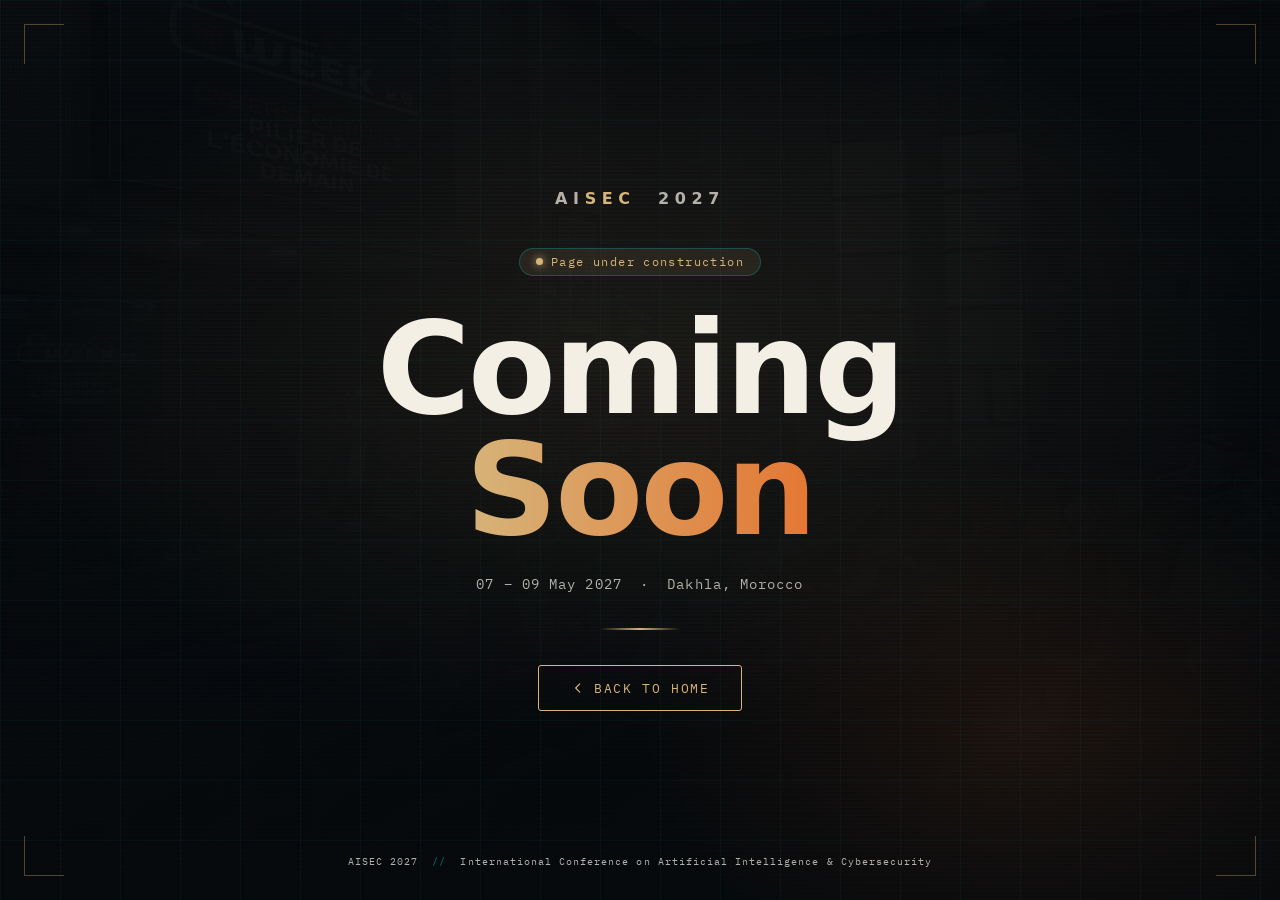
<file: conference/soon.html>
<!DOCTYPE html>
<html lang="en">
<head>
  <meta charset="utf-8">
  <meta name="viewport" content="width=device-width, initial-scale=1">
  <title>COMING SOON | AISEC 2027</title>
  <link href="https://fonts.googleapis.com/css2?family=IBM+Plex+Mono:wght@400;500&family=Jost:wght@300;400;500&family=Syncopate:wght@400;700&display=swap" rel="stylesheet">
  <link rel="stylesheet" href="../tokens.css">
  <style>
    *, *::before, *::after { box-sizing: border-box; margin: 0; padding: 0; }

    :root {
      --bg: var(--void);
      --accent: var(--sand);
      --accent2: var(--sunset);
      --text: var(--ivory);
      --muted: var(--text-muted-dark);
    }

    html, body {
      height: 100%;
      background: var(--bg);
      color: var(--text);
      font-family: var(--font-body);
      overflow: hidden;
    }

    /* ── Background ── */
    .bg-layer {
      position: fixed;
      inset: 0;
      z-index: 0;
    }

    .bg-img {
      width: 100%; height: 100%;
      object-fit: cover;
      opacity: .10;
      filter: saturate(0.4) brightness(0.6);
    }

    .bg-overlay {
      position: absolute;
      inset: 0;
      background:
        radial-gradient(ellipse 70% 60% at 50% 40%, rgba(214,180,122,.10) 0%, transparent 70%),
        radial-gradient(ellipse 50% 50% at 80% 80%, rgba(228,119,50,.10) 0%, transparent 60%),
        linear-gradient(180deg, rgba(7,10,13,.5) 0%, rgba(7,10,13,.85) 60%, rgba(7,10,13,1) 100%);
    }

    /* Scanline effect */
    .scanlines {
      position: absolute;
      inset: 0;
      background: repeating-linear-gradient(
        0deg,
        transparent,
        transparent 2px,
        rgba(0,0,0,.12) 2px,
        rgba(0,0,0,.12) 4px
      );
      pointer-events: none;
    }

    /* Grid lines */
    .grid-lines {
      position: absolute;
      inset: 0;
      background-image:
        linear-gradient(rgba(0,229,255,.04) 1px, transparent 1px),
        linear-gradient(90deg, rgba(0,229,255,.04) 1px, transparent 1px);
      background-size: 60px 60px;
      pointer-events: none;
    }

    /* ── Center content ── */
    .stage {
      position: relative;
      z-index: 1;
      height: 100vh;
      display: flex;
      flex-direction: column;
      align-items: center;
      justify-content: center;
      gap: 0;
      padding: 2rem;
      text-align: center;
    }

    /* Logo */
    .logo-mark {
      font-family: var(--font-display);
      font-size: 1rem;
      font-weight: 700;
      letter-spacing: .35em;
      text-transform: uppercase;
      color: var(--muted);
      margin-bottom: 2.5rem;
      opacity: 0;
      animation: fadeUp .6s .2s forwards;
    }
    .logo-mark span { color: var(--accent); }

    /* Status pill */
    .pill {
      display: inline-flex;
      align-items: center;
      gap: .5rem;
      background: rgba(214,180,122,.10);
      border: 1px solid rgba(0,229,255,.22);
      border-radius: 999px;
      padding: .35rem 1rem;
      font-family: var(--font-mono);
      font-size: .72rem;
      letter-spacing: .12em;
      color: var(--accent);
      margin-bottom: 2rem;
      opacity: 0;
      animation: fadeUp .6s .4s forwards;
    }
    .pill-dot {
      width: 7px; height: 7px;
      background: var(--accent);
      border-radius: 50%;
      box-shadow: 0 0 8px var(--accent);
      animation: pulse 1.6s ease-in-out infinite;
    }

    /* Main heading */
    .headline {
      font-family: var(--font-display);
      font-weight: 800;
      font-size: clamp(3.5rem, 12vw, 8rem);
      line-height: .95;
      letter-spacing: -.02em;
      color: var(--text);
      opacity: 0;
      animation: fadeUp .7s .55s forwards;
    }
    .headline .hl {
      background: linear-gradient(90deg, var(--accent), var(--accent2));
      -webkit-background-clip: text;
      -webkit-text-fill-color: transparent;
      background-clip: text;
    }

    /* Sub line */
    .sub {
      font-family: var(--font-mono);
      font-size: .85rem;
      color: var(--muted);
      letter-spacing: .08em;
      margin-top: 1.5rem;
      opacity: 0;
      animation: fadeUp .6s .75s forwards;
    }

    /* Divider */
    .div-line {
      width: 80px;
      height: 2px;
      background: linear-gradient(90deg, transparent, var(--accent), transparent);
      margin: 2.2rem auto;
      opacity: 0;
      animation: fadeIn .6s .9s forwards;
    }

    /* Back to Home button */
    .btn-home {
      display: inline-flex;
      align-items: center;
      gap: .6rem;
      background: transparent;
      border: 1.5px solid var(--accent);
      color: var(--accent);
      font-family: var(--font-mono);
      font-size: .82rem;
      letter-spacing: .12em;
      text-transform: uppercase;
      text-decoration: none;
      padding: .85rem 2rem;
      border-radius: 3px;
      cursor: pointer;
      position: relative;
      overflow: hidden;
      transition: color .3s, border-color .3s;
      opacity: 0;
      animation: fadeUp .6s 1.05s forwards;
    }
    .btn-home::before {
      content: '';
      position: absolute;
      inset: 0;
      background: var(--accent);
      transform: scaleX(0);
      transform-origin: left;
      transition: transform .3s ease;
      z-index: -1;
    }
    .btn-home:hover { color: var(--bg); }
    .btn-home:hover::before { transform: scaleX(1); }
    .btn-home svg { width: 14px; height: 14px; transition: transform .3s; }
    .btn-home:hover svg { transform: translateX(-3px); }

    /* Corner decorations */
    .corner {
      position: fixed;
      width: 40px; height: 40px;
      opacity: .35;
    }
    .corner-tl { top: 24px; left: 24px; border-top: 1.5px solid var(--accent); border-left: 1.5px solid var(--accent); }
    .corner-tr { top: 24px; right: 24px; border-top: 1.5px solid var(--accent); border-right: 1.5px solid var(--accent); }
    .corner-bl { bottom: 24px; left: 24px; border-bottom: 1.5px solid var(--accent); border-left: 1.5px solid var(--accent); }
    .corner-br { bottom: 24px; right: 24px; border-bottom: 1.5px solid var(--accent); border-right: 1.5px solid var(--accent); }

    /* Bottom meta */
    .bottom-meta {
      position: fixed;
      bottom: 2rem;
      left: 50%;
      transform: translateX(-50%);
      font-family: var(--font-mono);
      font-size: .65rem;
      color: var(--muted);
      letter-spacing: .1em;
      opacity: 0;
      animation: fadeIn .8s 1.3s forwards;
      white-space: nowrap;
    }
    .bottom-meta span { color: rgba(0,229,255,.5); }

    /* Animations */
    @keyframes fadeUp {
      from { opacity: 0; transform: translateY(18px); }
      to   { opacity: 1; transform: translateY(0); }
    }
    @keyframes fadeIn {
      from { opacity: 0; }
      to   { opacity: 1; }
    }
    @keyframes pulse {
      0%, 100% { opacity: 1; transform: scale(1); }
      50%       { opacity: .5; transform: scale(.7); }
    }
</style>
</head>
<body>

  <!-- Background -->
  <div class="bg-layer">
    <img src="./assets/img/event/home.jpg" alt="" class="bg-img">
    <div class="bg-overlay"></div>
    <div class="grid-lines"></div>
    <div class="scanlines"></div>
  </div>

  <!-- Corner brackets -->
  <div class="corner corner-tl"></div>
  <div class="corner corner-tr"></div>
  <div class="corner corner-bl"></div>
  <div class="corner corner-br"></div>

  <!-- Main -->
  <div class="stage">
    <div class="logo-mark">Ai<span>Sec</span> &nbsp;2027</div>

    <div class="pill">
      <span class="pill-dot"></span>
      Page under construction
    </div>

    <h1 class="headline">Coming<br><span class="hl">Soon</span></h1>

    <p class="sub">07 – 09 May 2027 &nbsp;·&nbsp; Dakhla, Morocco</p>

    <div class="div-line"></div>

    <a href="../index.html" class="btn-home">
      <svg xmlns="http://www.w3.org/2000/svg" fill="none" viewBox="0 0 24 24" stroke="currentColor" stroke-width="2">
        <path stroke-linecap="round" stroke-linejoin="round" d="M15 19l-7-7 7-7"/>
      </svg>
      Back to Home
    </a>
  </div>

  <div class="bottom-meta">
    AISEC 2027 &nbsp;<span>//</span>&nbsp; International Conference on Artificial Intelligence &amp; Cybersecurity
  </div>

</body>
</html>
</file>
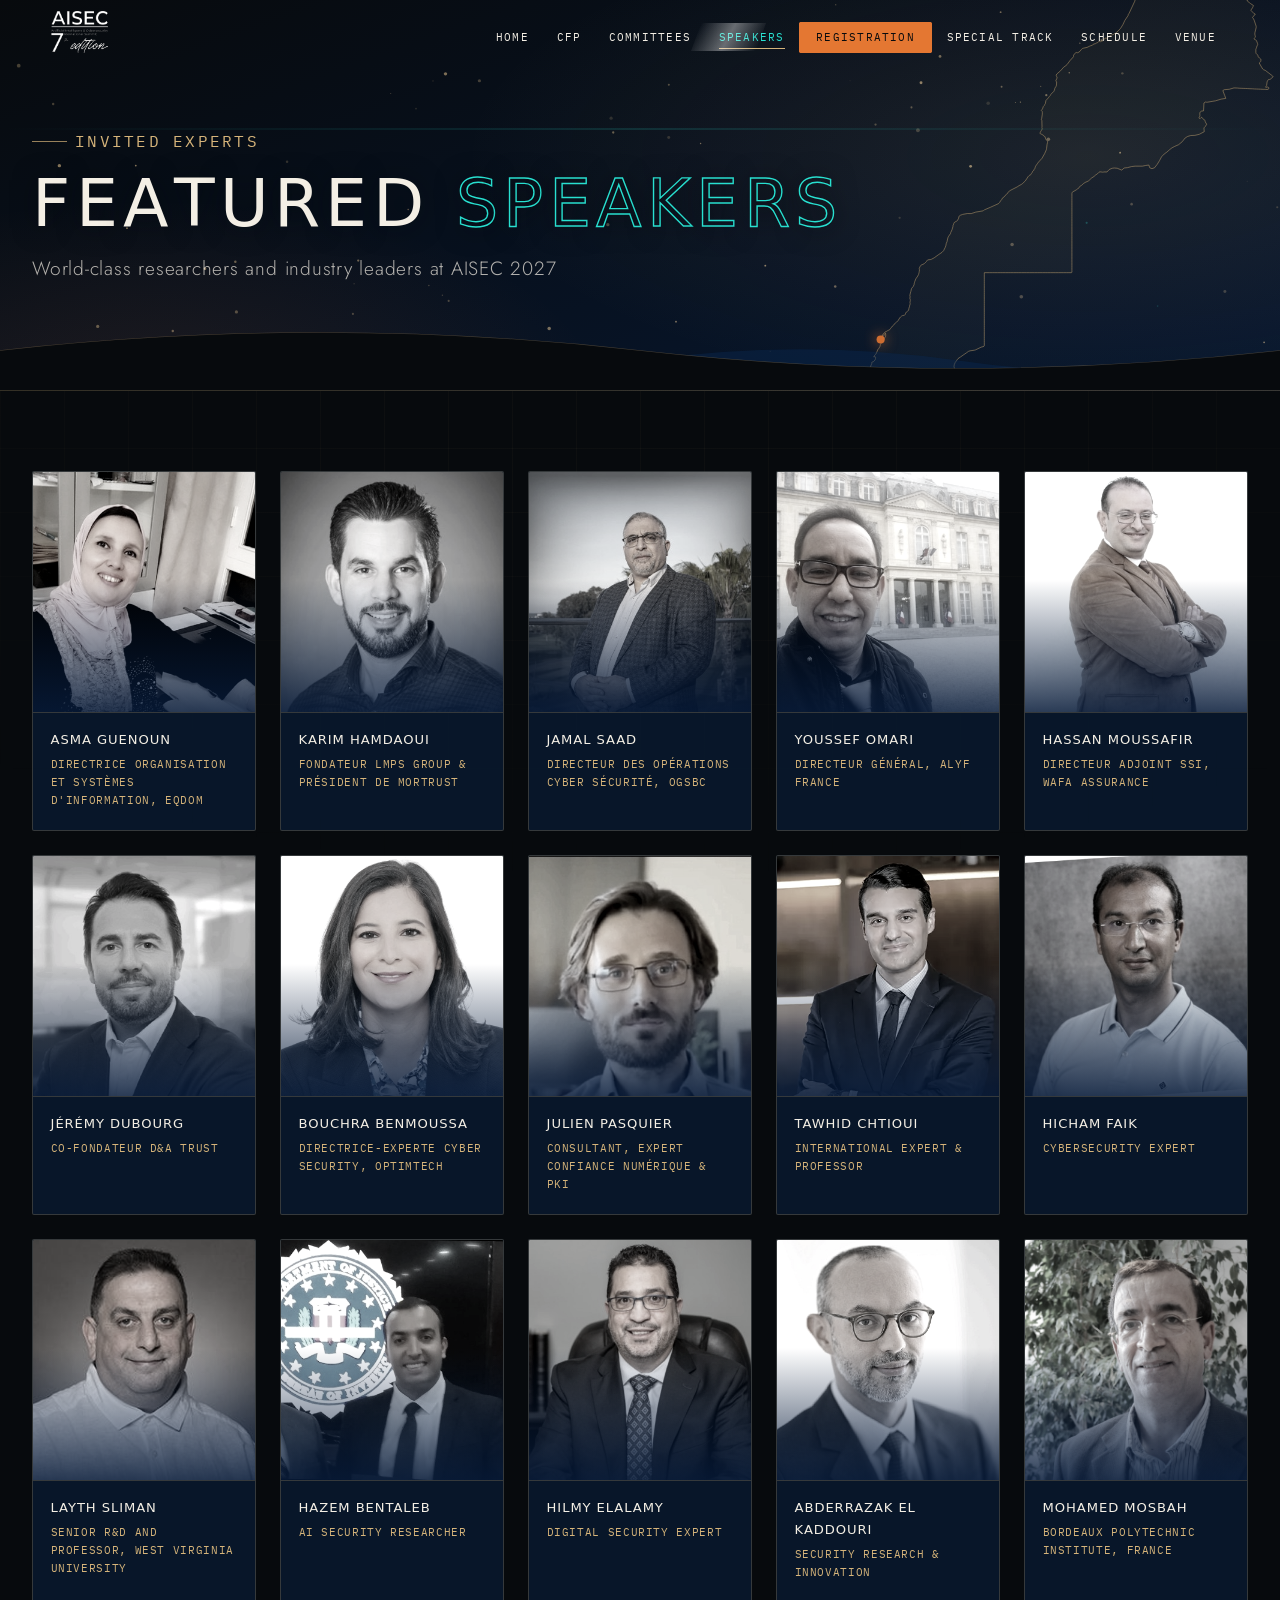
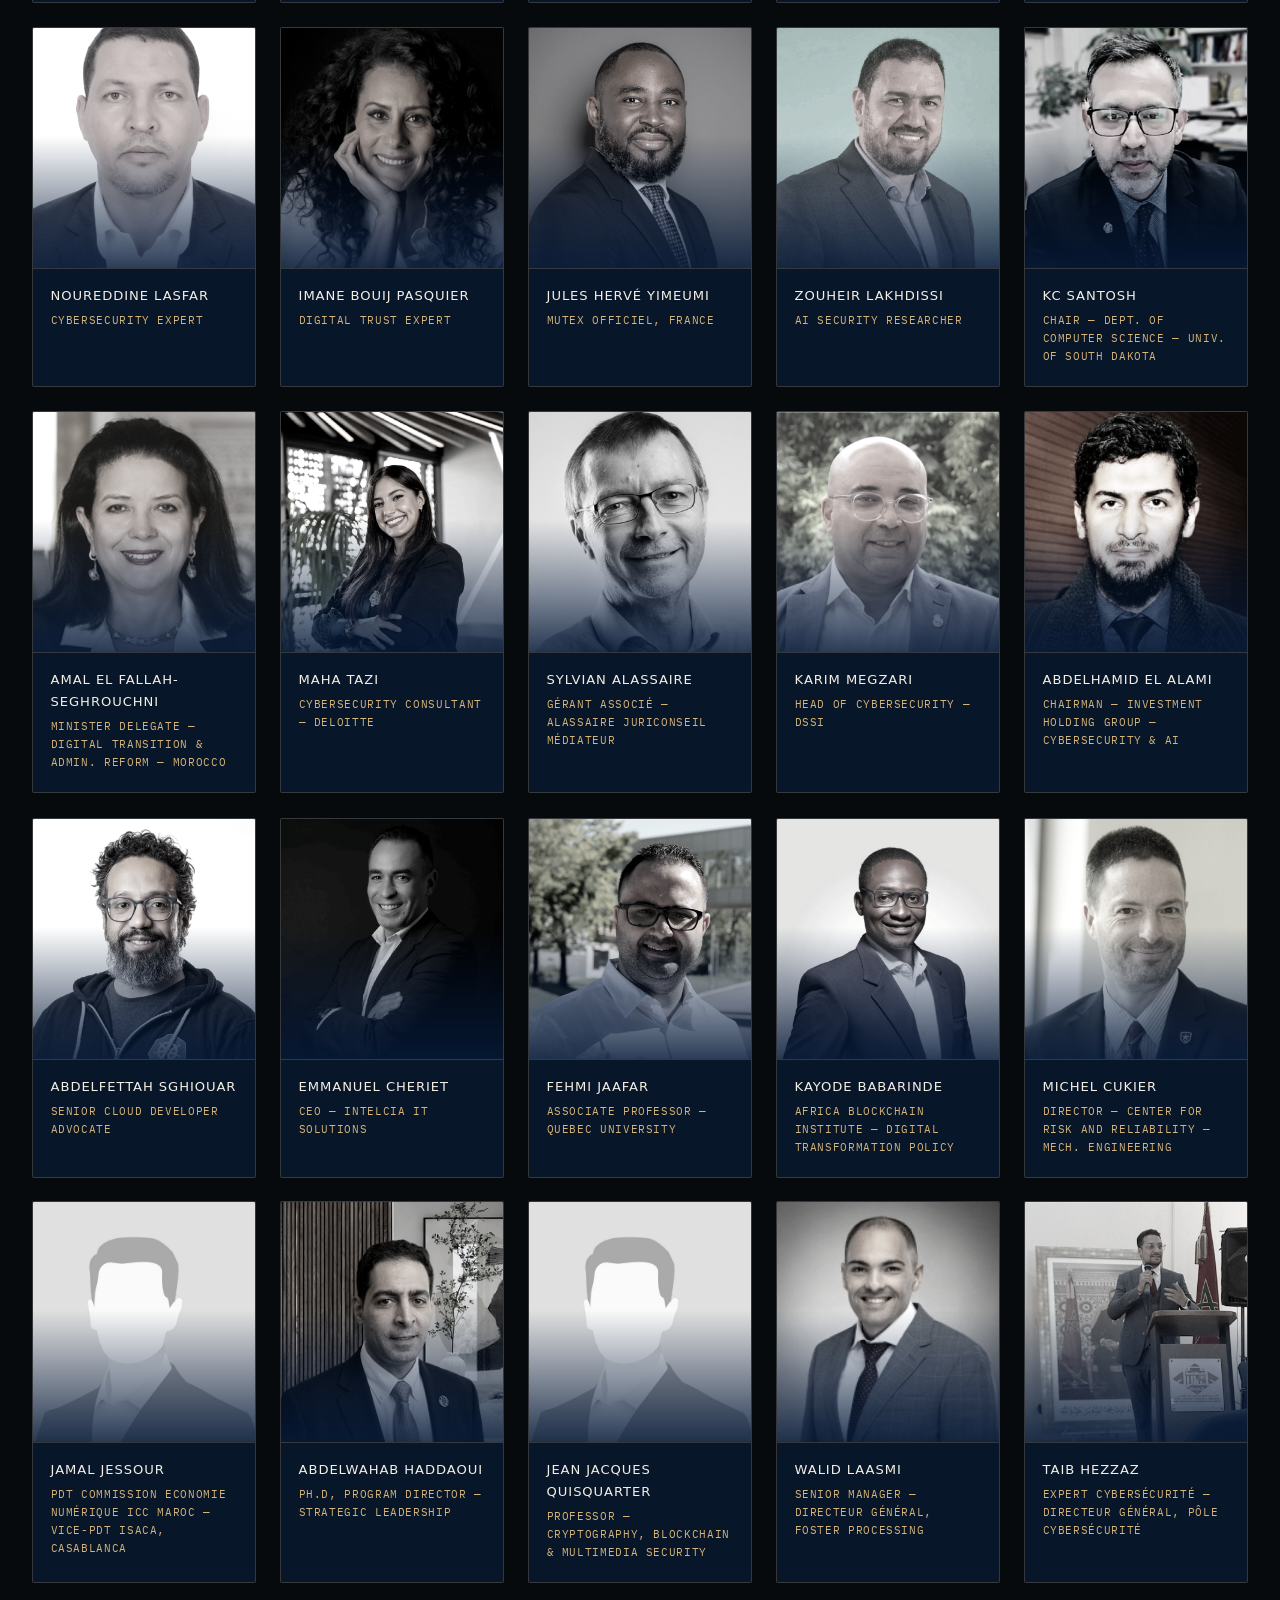
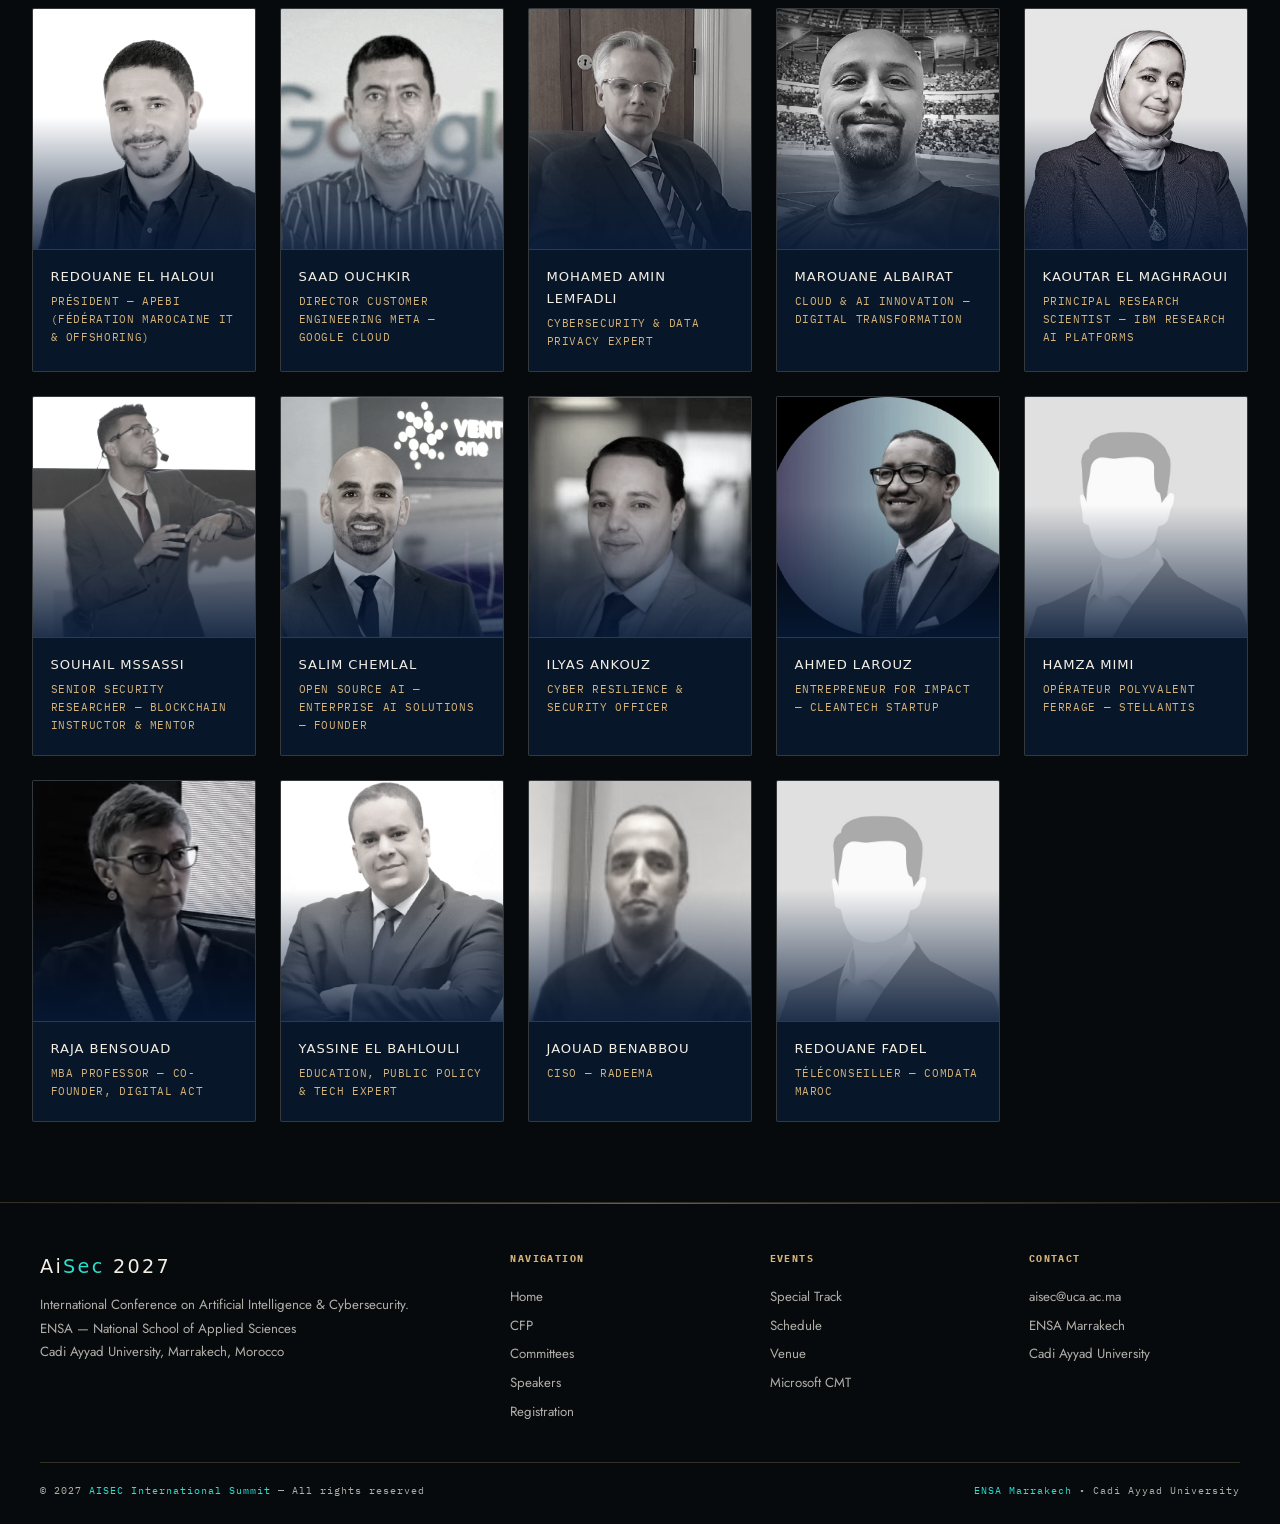
<file: conference/speakers.html>
<!DOCTYPE html>
<html lang="en">
<head>
  <meta charset="utf-8">
  <meta name="viewport" content="width=device-width, initial-scale=1, shrink-to-fit=no">
  <meta name="description" content="International Conference on Artificial Intelligence &amp; Cybersecurity">
  <link rel="shortcut icon" href="../images/logos/aisec2027-w.png" type="image/png">
  <title>SPEAKERS | AISEC 2027</title>
  <link rel="preconnect" href="https://fonts.googleapis.com">
  <link rel="preconnect" href="https://fonts.gstatic.com" crossorigin>
  <link href="https://fonts.googleapis.com/css2?family=IBM+Plex+Mono:wght@400;500&family=Jost:wght@300;400;500&family=Syncopate:wght@400;700&display=swap" rel="stylesheet">
  <link rel="stylesheet" href="assets/fonts/line-icons.css">
  <link rel="stylesheet" href="assets/css/aisec-conf.css">
  <link rel="stylesheet" href="../tokens.css">
  <link rel="stylesheet" href="../site-2027.css">
  <link rel="stylesheet" href="assets/css/conf-2027.css">
</head>
<body>
<div id="preloader">
  <div class="preloader-ring"></div>
</div>

<nav id="conf-nav">
  <div class="nav-logo">
    <a href="../index.html"><img src="../images/logos/aisec2027-w.png" alt="AISEC 2027"></a>
  </div>
  <ul class="nav-links"><li><a href="index.html" class="">Home</a></li><li><a href="authors.html" class="">CFP</a></li><li><a href="committes.html" class="">Committees</a></li><li><a href="speakers.html" class="active">Speakers</a></li><li><a href="registration.html" class="">Registration</a></li><li><a href="tracks.html" class="">Special Track</a></li><li><a href="schedule.html" class="">Schedule</a></li><li><a href="venue.html" class="">Venue</a></li></ul>
  <div class="nav-hamburger" id="nav-hamburger">
    <span></span><span></span><span></span>
  </div>
</nav>
<div class="nav-mobile" id="nav-mobile"><a href="index.html" class="">Home</a><a href="authors.html" class="">CFP</a><a href="committes.html" class="">Committees</a><a href="speakers.html" class="active">Speakers</a><a href="registration.html" class="">Registration</a><a href="tracks.html" class="">Special Track</a><a href="schedule.html" class="">Schedule</a><a href="venue.html" class="">Venue</a></div>

<div class="page-hero">
  <div class="scan-line"></div>
  <div class="page-hero-inner">
    <div class="page-tag fade-in">Invited Experts</div>
    <h1 class="page-title fade-in">Featured <span>Speakers</span></h1>
    <p class="page-subtitle fade-in">World-class researchers and industry leaders at AISEC 2027</p>
  </div>
</div>

<section class="conf-section">
  <div class="section-inner">
    <div class="speakers-grid">
      <div class="speaker-card fade-in">
        <div class="speaker-img">
          <img src="../images/speakers/Asma guenoun.jpg" alt="Asma Guenoun">
          <div class="speaker-img-overlay"></div>
        </div>
        <div class="speaker-info">
          <div class="speaker-name">Asma Guenoun</div>
          <div class="speaker-role">Directrice Organisation et Systèmes d'information, EQDOM</div>
        </div>
      </div>
      <div class="speaker-card fade-in">
        <div class="speaker-img">
          <img src="../images/speakers/Karim Hamdaoui.jpg" alt="Karim Hamdaoui">
          <div class="speaker-img-overlay"></div>
        </div>
        <div class="speaker-info">
          <div class="speaker-name">Karim Hamdaoui</div>
          <div class="speaker-role">Fondateur LMPS Group & Président de MorTrust</div>
        </div>
      </div>
      <div class="speaker-card fade-in">
        <div class="speaker-img">
          <img src="../images/speakers/Jamal Saad.jpg" alt="Jamal Saad">
          <div class="speaker-img-overlay"></div>
        </div>
        <div class="speaker-info">
          <div class="speaker-name">Jamal Saad</div>
          <div class="speaker-role">Directeur des Opérations Cyber Sécurité, OGSBC</div>
        </div>
      </div>
      <div class="speaker-card fade-in">
        <div class="speaker-img">
          <img src="../images/speakers/Youssef Omari.jpg" alt="Youssef Omari">
          <div class="speaker-img-overlay"></div>
        </div>
        <div class="speaker-info">
          <div class="speaker-name">Youssef Omari</div>
          <div class="speaker-role">Directeur général, Alyf France</div>
        </div>
      </div>
      <div class="speaker-card fade-in">
        <div class="speaker-img">
          <img src="../images/speakers/Hassan Moussafir.jpg" alt="Hassan Moussafir">
          <div class="speaker-img-overlay"></div>
        </div>
        <div class="speaker-info">
          <div class="speaker-name">Hassan Moussafir</div>
          <div class="speaker-role">Directeur Adjoint SSI, Wafa Assurance</div>
        </div>
      </div>
      <div class="speaker-card fade-in">
        <div class="speaker-img">
          <img src="../images/speakers/Jeremy Dubourg.jpg" alt="Jérémy Dubourg">
          <div class="speaker-img-overlay"></div>
        </div>
        <div class="speaker-info">
          <div class="speaker-name">Jérémy Dubourg</div>
          <div class="speaker-role">Co-fondateur D&A TRUST</div>
        </div>
      </div>
      <div class="speaker-card fade-in">
        <div class="speaker-img">
          <img src="../images/speakers/Bouchra Benmoussa.jpg" alt="Bouchra Benmoussa">
          <div class="speaker-img-overlay"></div>
        </div>
        <div class="speaker-info">
          <div class="speaker-name">Bouchra Benmoussa</div>
          <div class="speaker-role">Directrice-Experte Cyber Security, optimtech</div>
        </div>
      </div>
      <div class="speaker-card fade-in">
        <div class="speaker-img">
          <img src="../images/speakers/Julien Pasquier.jpg" alt="Julien Pasquier">
          <div class="speaker-img-overlay"></div>
        </div>
        <div class="speaker-info">
          <div class="speaker-name">Julien Pasquier</div>
          <div class="speaker-role">Consultant, Expert Confiance Numérique & PKI</div>
        </div>
      </div>
      <div class="speaker-card fade-in">
        <div class="speaker-img">
          <img src="../images/speakers/Tawhid Chtioui.webp" alt="Tawhid Chtioui">
          <div class="speaker-img-overlay"></div>
        </div>
        <div class="speaker-info">
          <div class="speaker-name">Tawhid Chtioui</div>
          <div class="speaker-role">International Expert & Professor</div>
        </div>
      </div>
      <div class="speaker-card fade-in">
        <div class="speaker-img">
          <img src="../images/speakers/hicham Faik.jpg" alt="Hicham Faik">
          <div class="speaker-img-overlay"></div>
        </div>
        <div class="speaker-info">
          <div class="speaker-name">Hicham Faik</div>
          <div class="speaker-role">Cybersecurity Expert</div>
        </div>
      </div>
      <div class="speaker-card fade-in">
        <div class="speaker-img">
          <img src="../images/speakers/Layth Sliman.jpg" alt="Layth SLIMAN">
          <div class="speaker-img-overlay"></div>
        </div>
        <div class="speaker-info">
          <div class="speaker-name">LAyth SLIMAN</div>
          <div class="speaker-role">senior R&D and Professor, West Virginia University</div>
        </div>
      </div>
      <div class="speaker-card fade-in">
        <div class="speaker-img">
          <img src="../images/speakers/Hazem BENTALEB.jpg" alt="Hazem Bentaleb">
          <div class="speaker-img-overlay"></div>
        </div>
        <div class="speaker-info">
          <div class="speaker-name">Hazem Bentaleb</div>
          <div class="speaker-role">AI Security Researcher</div>
        </div>
      </div>
      <div class="speaker-card fade-in">
        <div class="speaker-img">
          <img src="../images/speakers/Hilmy Elalamy.jpg" alt="Hilmy Elalamy">
          <div class="speaker-img-overlay"></div>
        </div>
        <div class="speaker-info">
          <div class="speaker-name">Hilmy Elalamy</div>
          <div class="speaker-role">Digital Security Expert</div>
        </div>
      </div>
      <div class="speaker-card fade-in">
        <div class="speaker-img">
          <img src="../images/speakers/Abderrazak El Kaddouri.jpg" alt="Abderrazak El Kaddouri">
          <div class="speaker-img-overlay"></div>
        </div>
        <div class="speaker-info">
          <div class="speaker-name">Abderrazak El Kaddouri</div>
          <div class="speaker-role">Security Research & Innovation</div>
        </div>
      </div>
      <div class="speaker-card fade-in">
        <div class="speaker-img">
          <img src="../images/speakers/Mohamed Mosbah1.jpg" alt="Mohamed Mosbah">
          <div class="speaker-img-overlay"></div>
        </div>
        <div class="speaker-info">
          <div class="speaker-name">Mohamed Mosbah</div>
          <div class="speaker-role">Bordeaux Polytechnic Institute, France</div>
        </div>
      </div>
      <div class="speaker-card fade-in">
        <div class="speaker-img">
          <img src="../images/speakers/Noureddine Lasfar.jpg" alt="Noureddine Lasfar">
          <div class="speaker-img-overlay"></div>
        </div>
        <div class="speaker-info">
          <div class="speaker-name">Noureddine Lasfar</div>
          <div class="speaker-role">Cybersecurity Expert</div>
        </div>
      </div>
      <div class="speaker-card fade-in">
        <div class="speaker-img">
          <img src="../images/speakers/Imane BOUIJ PASQUIER.jpg" alt="Imane Bouij Pasquier">
          <div class="speaker-img-overlay"></div>
        </div>
        <div class="speaker-info">
          <div class="speaker-name">Imane Bouij Pasquier</div>
          <div class="speaker-role">Digital Trust Expert</div>
        </div>
      </div>
      <div class="speaker-card fade-in">
        <div class="speaker-img">
          <img src="../images/speakers/Jules_Hervé_Yimeumi.jpg" alt="Jules Hervé Yimeumi">
          <div class="speaker-img-overlay"></div>
        </div>
        <div class="speaker-info">
          <div class="speaker-name">Jules Hervé Yimeumi</div>
          <div class="speaker-role">Mutex Officiel, France</div>
        </div>
      </div>
      <div class="speaker-card fade-in">
        <div class="speaker-img">
          <img src="../images/speakers/zouheir lakhdissi.jpg" alt="Zouheir Lakhdissi">
          <div class="speaker-img-overlay"></div>
        </div>
        <div class="speaker-info">
          <div class="speaker-name">Zouheir Lakhdissi</div>
          <div class="speaker-role">AI Security Researcher</div>
        </div>
      </div>

      <!-- ── Speakers from index page not previously in this list ── -->

      <div class="speaker-card fade-in">
        <div class="speaker-img">
          <img src="../images/speakers/kc-profile.webp" alt="KC Santosh">
          <div class="speaker-img-overlay"></div>
        </div>
        <div class="speaker-info">
          <div class="speaker-name">KC Santosh</div>
          <div class="speaker-role">Chair &#8212; Dept. of Computer Science &#8212; Univ. of South Dakota</div>
        </div>
      </div>
      <div class="speaker-card fade-in">
        <div class="speaker-img">
          <img src="../images/speakers/amal-el-fallah.jpg" alt="Amal El Fallah-Seghrouchni">
          <div class="speaker-img-overlay"></div>
        </div>
        <div class="speaker-info">
          <div class="speaker-name">Amal El Fallah-Seghrouchni</div>
          <div class="speaker-role">Minister Delegate &#8212; Digital Transition &amp; Admin. Reform &#8212; Morocco</div>
        </div>
      </div>
      <div class="speaker-card fade-in">
        <div class="speaker-img">
          <img src="../images/speakers/mahu_tazi.jpg" alt="Maha Tazi">
          <div class="speaker-img-overlay"></div>
        </div>
        <div class="speaker-info">
          <div class="speaker-name">Maha Tazi</div>
          <div class="speaker-role">Cybersecurity Consultant &#8212; Deloitte</div>
        </div>
      </div>
      <div class="speaker-card fade-in">
        <div class="speaker-img">
          <img src="../images/speakers/Sylvian Alassaire.jpg" alt="Sylvian Alassaire">
          <div class="speaker-img-overlay"></div>
        </div>
        <div class="speaker-info">
          <div class="speaker-name">Sylvian Alassaire</div>
          <div class="speaker-role">Gérant Associé &#8212; Alassaire JuriConseil Médiateur</div>
        </div>
      </div>
      <div class="speaker-card fade-in">
        <div class="speaker-img">
          <img src="../images/speakers/Karim Megzari.jpg" alt="Karim Megzari">
          <div class="speaker-img-overlay"></div>
        </div>
        <div class="speaker-info">
          <div class="speaker-name">Karim Megzari</div>
          <div class="speaker-role">Head of Cybersecurity &#8212; DSSI</div>
        </div>
      </div>
      <div class="speaker-card fade-in">
        <div class="speaker-img">
          <img src="../images/speakers/Abdelhamid El ALAMI.jpg" alt="Abdelhamid El Alami">
          <div class="speaker-img-overlay"></div>
        </div>
        <div class="speaker-info">
          <div class="speaker-name">Abdelhamid El Alami</div>
          <div class="speaker-role">Chairman &#8212; Investment Holding Group &#8212; Cybersecurity &amp; AI</div>
        </div>
      </div>
      <div class="speaker-card fade-in">
        <div class="speaker-img">
          <img src="../images/speakers/Abdelfettah_Sghiouar.jpg" alt="Abdelfettah Sghiouar">
          <div class="speaker-img-overlay"></div>
        </div>
        <div class="speaker-info">
          <div class="speaker-name">Abdelfettah Sghiouar</div>
          <div class="speaker-role">Senior Cloud Developer Advocate</div>
        </div>
      </div>
      <div class="speaker-card fade-in">
        <div class="speaker-img">
          <img src="../images/speakers/Emmanuel Cheriet.jpg" alt="Emmanuel Cheriet">
          <div class="speaker-img-overlay"></div>
        </div>
        <div class="speaker-info">
          <div class="speaker-name">Emmanuel Cheriet</div>
          <div class="speaker-role">CEO &#8212; Intelcia IT Solutions</div>
        </div>
      </div>
      <div class="speaker-card fade-in">
        <div class="speaker-img">
          <img src="../images/speakers/fehmi_jaafar.jpg" alt="Fehmi Jaafar">
          <div class="speaker-img-overlay"></div>
        </div>
        <div class="speaker-info">
          <div class="speaker-name">Fehmi Jaafar</div>
          <div class="speaker-role">Associate Professor &#8212; Quebec University</div>
        </div>
      </div>
      <div class="speaker-card fade-in">
        <div class="speaker-img">
          <img src="../images/speakers/Kayode Babarinde.jpg" alt="Kayode Babarinde">
          <div class="speaker-img-overlay"></div>
        </div>
        <div class="speaker-info">
          <div class="speaker-name">Kayode Babarinde</div>
          <div class="speaker-role">Africa Blockchain Institute &#8212; Digital Transformation Policy</div>
        </div>
      </div>
      <div class="speaker-card fade-in">
        <div class="speaker-img">
          <img src="../images/speakers/Michel Cukier.jpg" alt="Michel Cukier">
          <div class="speaker-img-overlay"></div>
        </div>
        <div class="speaker-info">
          <div class="speaker-name">Michel Cukier</div>
          <div class="speaker-role">Director &#8212; Center for Risk and Reliability &#8212; Mech. Engineering</div>
        </div>
      </div>
      <div class="speaker-card fade-in">
        <div class="speaker-img">
          <img src="../images/speakers/placeholder.jpg" alt="Jamal Jessour">
          <div class="speaker-img-overlay"></div>
        </div>
        <div class="speaker-info">
          <div class="speaker-name">Jamal Jessour</div>
          <div class="speaker-role">Pdt Commission Economie Numérique ICC Maroc &#8212; Vice-pdt ISACA, Casablanca</div>
        </div>
      </div>
      <div class="speaker-card fade-in">
        <div class="speaker-img">
          <img src="../images/speakers/Abdelwahab-haddaoui.jpg" alt="Abdelwahab Haddaoui">
          <div class="speaker-img-overlay"></div>
        </div>
        <div class="speaker-info">
          <div class="speaker-name">Abdelwahab Haddaoui</div>
          <div class="speaker-role">Ph.D, Program Director &#8212; Strategic Leadership</div>
        </div>
      </div>
      <div class="speaker-card fade-in">
        <div class="speaker-img">
          <img src="../images/speakers/placeholder.jpg" alt="Jean Jacques Quisquarter">
          <div class="speaker-img-overlay"></div>
        </div>
        <div class="speaker-info">
          <div class="speaker-name">Jean Jacques Quisquarter</div>
          <div class="speaker-role">Professor &#8212; Cryptography, Blockchain &amp; Multimedia Security</div>
        </div>
      </div>
      <div class="speaker-card fade-in">
        <div class="speaker-img">
          <img src="../images/speakers/Monsieur Walid Laasmi.jpg" alt="Walid Laasmi">
          <div class="speaker-img-overlay"></div>
        </div>
        <div class="speaker-info">
          <div class="speaker-name">Walid Laasmi</div>
          <div class="speaker-role">Senior Manager &#8212; Directeur Général, Foster Processing</div>
        </div>
      </div>
      <div class="speaker-card fade-in">
        <div class="speaker-img">
          <img src="../images/speakers/taib-hezzaz.jpg" alt="Taib Hezzaz">
          <div class="speaker-img-overlay"></div>
        </div>
        <div class="speaker-info">
          <div class="speaker-name">Taib Hezzaz</div>
          <div class="speaker-role">Expert Cybersécurité &#8212; Directeur Général, Pôle Cybersécurité</div>
        </div>
      </div>
      <div class="speaker-card fade-in">
        <div class="speaker-img">
          <img src="../images/speakers/Redouane-El-HALOUI.jpg" alt="Redouane El Haloui">
          <div class="speaker-img-overlay"></div>
        </div>
        <div class="speaker-info">
          <div class="speaker-name">Redouane El Haloui</div>
          <div class="speaker-role">Président &#8212; APEBI (Fédération Marocaine IT &amp; Offshoring)</div>
        </div>
      </div>
      <div class="speaker-card fade-in">
        <div class="speaker-img">
          <img src="../images/speakers/SAAD OUCHKIR.jpg" alt="Saad Ouchkir">
          <div class="speaker-img-overlay"></div>
        </div>
        <div class="speaker-info">
          <div class="speaker-name">Saad Ouchkir</div>
          <div class="speaker-role">Director Customer Engineering META &#8212; Google Cloud</div>
        </div>
      </div>
      <div class="speaker-card fade-in">
        <div class="speaker-img">
          <img src="../images/speakers/Mohemad Amin Lemfadli.jpg" alt="Mohamed Amin Lemfadli">
          <div class="speaker-img-overlay"></div>
        </div>
        <div class="speaker-info">
          <div class="speaker-name">Mohamed Amin Lemfadli</div>
          <div class="speaker-role">Cybersecurity &amp; Data Privacy Expert</div>
        </div>
      </div>
      <div class="speaker-card fade-in">
        <div class="speaker-img">
          <img src="../images/speakers/MAROUANE ALBAIRAT.jpg" alt="Marouane Albairat">
          <div class="speaker-img-overlay"></div>
        </div>
        <div class="speaker-info">
          <div class="speaker-name">Marouane Albairat</div>
          <div class="speaker-role">Cloud &amp; AI Innovation &#8212; Digital Transformation</div>
        </div>
      </div>
      <div class="speaker-card fade-in">
        <div class="speaker-img">
          <img src="../images/speakers/Kaoutar EL MAGHRAOUI.jpg" alt="Kaoutar El Maghraoui">
          <div class="speaker-img-overlay"></div>
        </div>
        <div class="speaker-info">
          <div class="speaker-name">Kaoutar El Maghraoui</div>
          <div class="speaker-role">Principal Research Scientist &#8212; IBM Research AI Platforms</div>
        </div>
      </div>
      <div class="speaker-card fade-in">
        <div class="speaker-img">
          <img src="../images/speakers/souhail_messasi.jpg" alt="Souhail Mssassi">
          <div class="speaker-img-overlay"></div>
        </div>
        <div class="speaker-info">
          <div class="speaker-name">Souhail Mssassi</div>
          <div class="speaker-role">Senior Security Researcher &#8212; Blockchain Instructor &amp; Mentor</div>
        </div>
      </div>
      <div class="speaker-card fade-in">
        <div class="speaker-img">
          <img src="../images/speakers/Salim CHEMLAL.jpg" alt="Salim Chemlal">
          <div class="speaker-img-overlay"></div>
        </div>
        <div class="speaker-info">
          <div class="speaker-name">Salim Chemlal</div>
          <div class="speaker-role">Open Source AI &#8212; Enterprise AI Solutions &#8212; Founder</div>
        </div>
      </div>
      <div class="speaker-card fade-in">
        <div class="speaker-img">
          <img src="../images/speakers/Ilyas_Ankouz.jpg" alt="Ilyas Ankouz">
          <div class="speaker-img-overlay"></div>
        </div>
        <div class="speaker-info">
          <div class="speaker-name">Ilyas Ankouz</div>
          <div class="speaker-role">Cyber Resilience &amp; Security Officer</div>
        </div>
      </div>
      <div class="speaker-card fade-in">
        <div class="speaker-img">
          <img src="../images/speakers/Ahmed LAROUZ.jpg" alt="Ahmed Larouz">
          <div class="speaker-img-overlay"></div>
        </div>
        <div class="speaker-info">
          <div class="speaker-name">Ahmed Larouz</div>
          <div class="speaker-role">Entrepreneur for Impact &#8212; Cleantech Startup</div>
        </div>
      </div>
      <div class="speaker-card fade-in">
        <div class="speaker-img">
          <img src="../images/speakers/placeholder.jpg" alt="Hamza Mimi">
          <div class="speaker-img-overlay"></div>
        </div>
        <div class="speaker-info">
          <div class="speaker-name">Hamza Mimi</div>
          <div class="speaker-role">Opérateur Polyvalent Ferrage &#8212; Stellantis</div>
        </div>
      </div>
      <div class="speaker-card fade-in">
        <div class="speaker-img">
          <img src="../images/speakers/Raja BENSOUAD.jpg" alt="Raja Bensouad">
          <div class="speaker-img-overlay"></div>
        </div>
        <div class="speaker-info">
          <div class="speaker-name">Raja Bensouad</div>
          <div class="speaker-role">MBA Professor &#8212; Co-Founder, Digital Act</div>
        </div>
      </div>
      <div class="speaker-card fade-in">
        <div class="speaker-img">
          <img src="../images/speakers/Yassine EL BAHLOULI.jpg" alt="Yassine El Bahlouli">
          <div class="speaker-img-overlay"></div>
        </div>
        <div class="speaker-info">
          <div class="speaker-name">Yassine El Bahlouli</div>
          <div class="speaker-role">Education, Public Policy &amp; Tech Expert</div>
        </div>
      </div>
      <div class="speaker-card fade-in">
        <div class="speaker-img">
          <img src="../images/speakers/Jaouad BENABBOU.jpg" alt="Jaouad Benabbou">
          <div class="speaker-img-overlay"></div>
        </div>
        <div class="speaker-info">
          <div class="speaker-name">Jaouad Benabbou</div>
          <div class="speaker-role">CISO &#8212; RADEEMA</div>
        </div>
      </div>
      <div class="speaker-card fade-in">
        <div class="speaker-img">
          <img src="../images/speakers/placeholder.jpg" alt="Redouane Fadel">
          <div class="speaker-img-overlay"></div>
        </div>
        <div class="speaker-info">
          <div class="speaker-name">Redouane Fadel</div>
          <div class="speaker-role">Téléconseiller &#8212; Comdata Maroc</div>
        </div>
      </div>

    </div>
  </div>
</section>

<footer id="conf-footer">
  <div class="footer-inner">
    <div class="footer-brand">
      <div class="logo">Ai<span>Sec</span> 2027</div>
      <p>International Conference on Artificial Intelligence &amp; Cybersecurity.<br>
         ENSA &mdash; National School of Applied Sciences<br>
         Cadi Ayyad University, Marrakech, Morocco</p>
    </div>
    <div class="footer-col">
      <h5>Navigation</h5>
      <a href="index.html">Home</a>
      <a href="authors.html">CFP</a>
      <a href="committes.html">Committees</a>
      <a href="speakers.html">Speakers</a>
      <a href="registration.html">Registration</a>
    </div>
    <div class="footer-col">
      <h5>Events</h5>
      <a href="tracks.html">Special Track</a>
      <a href="schedule.html">Schedule</a>
      <a href="venue.html">Venue</a>
      <a href="soon.html" target="_blank">Microsoft CMT</a>
    </div>
    <div class="footer-col">
      <h5>Contact</h5>
      <a href="mailto:aisec@uca.ac.ma">aisec@uca.ac.ma</a>
      <a href="https://ensa-marrakech.uca.ma/en/" target="_blank">ENSA Marrakech</a>
      <a href="https://www.uca.ma/fr" target="_blank">Cadi Ayyad University</a>
    </div>
  </div>
  <div class="footer-bottom">
    <p>&copy; 2027 <span>AISEC International Summit</span> &mdash; All rights reserved</p>
    <p><span>ENSA Marrakech</span> &bull; Cadi Ayyad University</p>
  </div>
</footer>
<a href="#" class="back-to-top"><i class="lni-chevron-up"></i></a>

  <script src="assets/js/aisec-conf.js"></script>
  <script src="assets/js/conf-fx.js"></script>
</body>
</html>
</file>
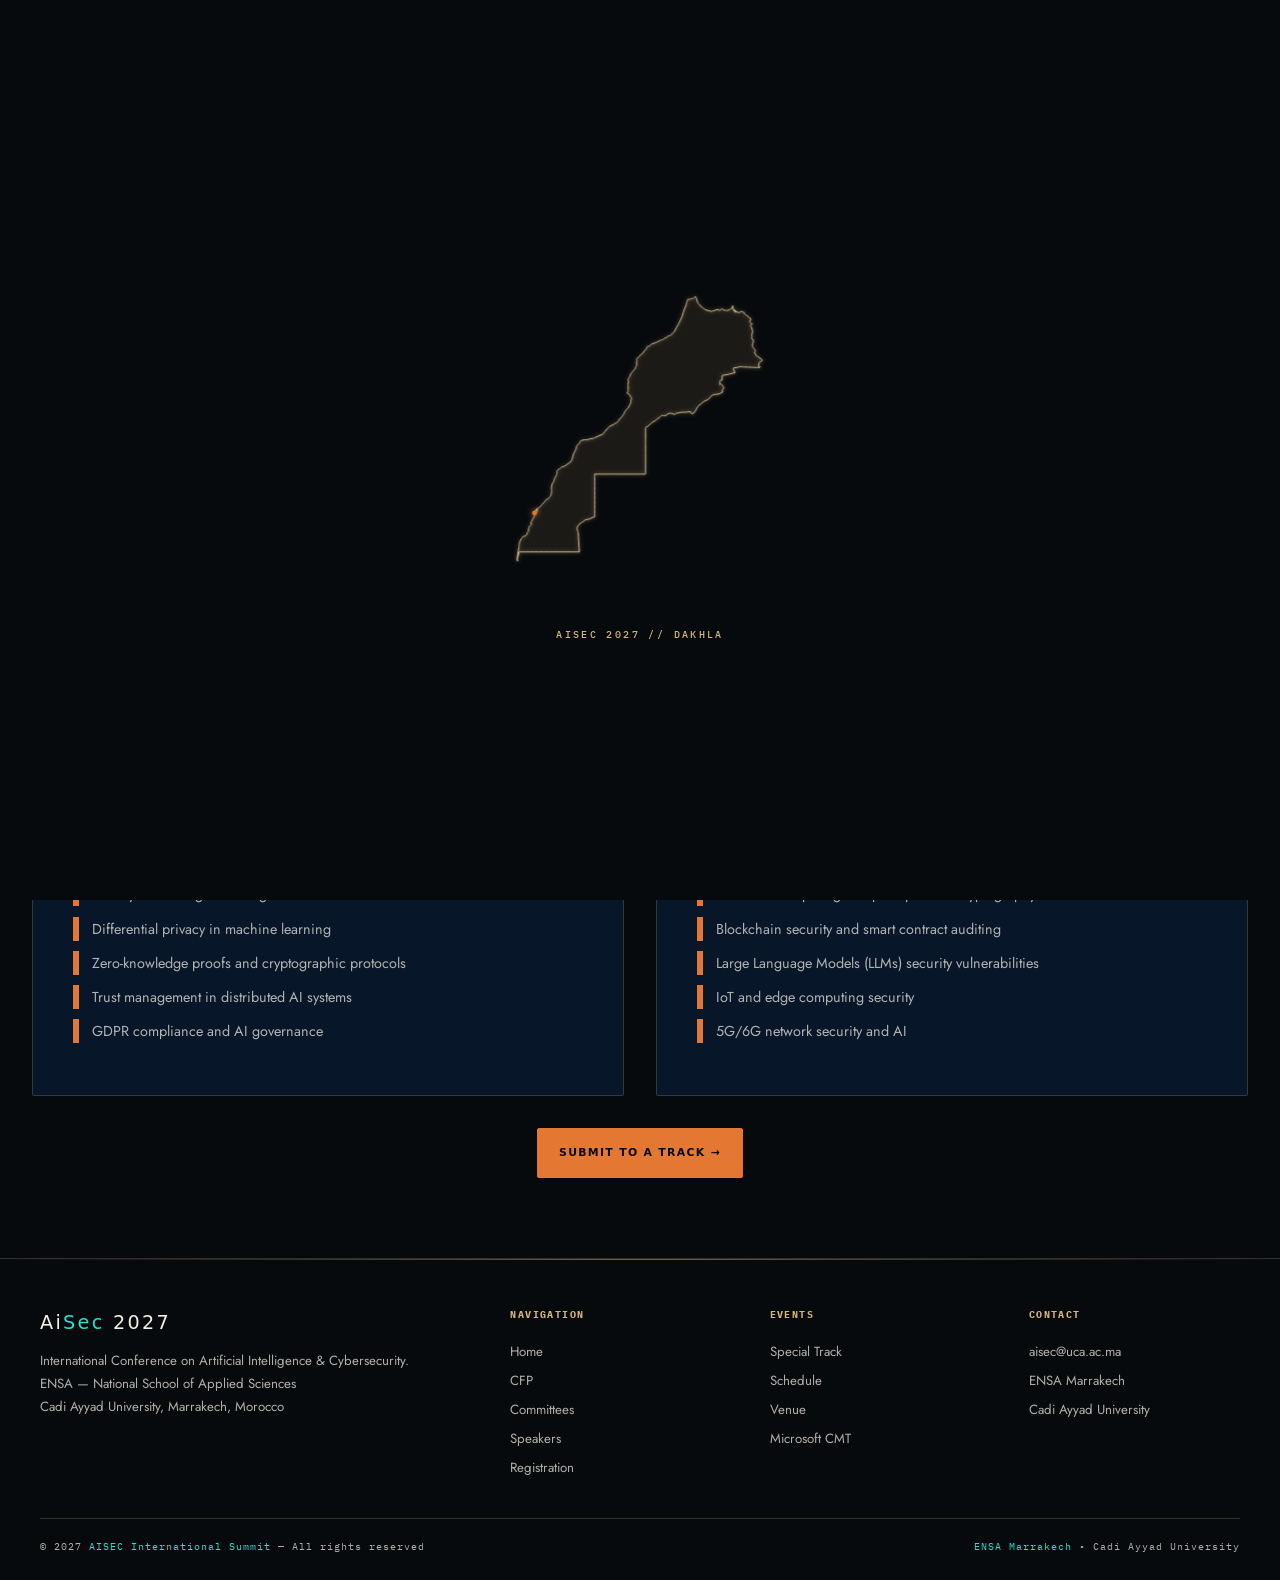
<file: conference/tracks.html>
<!DOCTYPE html>
<html lang="en">
<head>
  <meta charset="utf-8">
  <meta name="viewport" content="width=device-width, initial-scale=1, shrink-to-fit=no">
  <meta name="description" content="International Conference on Artificial Intelligence &amp; Cybersecurity">
  <link rel="shortcut icon" href="../images/logos/aisec2027-w.png" type="image/png">
  <title>SPECIAL TRACK | AISEC 2027</title>
  <link rel="preconnect" href="https://fonts.googleapis.com">
  <link rel="preconnect" href="https://fonts.gstatic.com" crossorigin>
  <link href="https://fonts.googleapis.com/css2?family=IBM+Plex+Mono:wght@400;500&family=Jost:wght@300;400;500&family=Syncopate:wght@400;700&display=swap" rel="stylesheet">
  <link rel="stylesheet" href="assets/fonts/line-icons.css">
  <link rel="stylesheet" href="assets/css/aisec-conf.css">
  <link rel="stylesheet" href="../tokens.css">
  <link rel="stylesheet" href="../site-2027.css">
  <link rel="stylesheet" href="assets/css/conf-2027.css">
</head>
<body>
<div id="preloader">
  <div class="preloader-ring"></div>
</div>

<nav id="conf-nav">
  <div class="nav-logo">
    <a href="../index.html"><img src="../images/logos/aisec2027-w.png" alt="AISEC 2026"></a>
  </div>
  <ul class="nav-links"><li><a href="index.html" class="">Home</a></li><li><a href="authors.html" class="">CFP</a></li><li><a href="committes.html" class="">Committees</a></li><li><a href="speakers.html" class="">Speakers</a></li><li><a href="registration.html" class="">Registration</a></li><li><a href="tracks.html" class="active">Special Track</a></li><li><a href="schedule.html" class="">Schedule</a></li><li><a href="venue.html" class="">Venue</a></li></ul>
  <div class="nav-hamburger" id="nav-hamburger">
    <span></span><span></span><span></span>
  </div>
</nav>
<div class="nav-mobile" id="nav-mobile"><a href="index.html" class="">Home</a><a href="authors.html" class="">CFP</a><a href="committes.html" class="">Committees</a><a href="speakers.html" class="">Speakers</a><a href="registration.html" class="">Registration</a><a href="tracks.html" class="active">Special Track</a><a href="schedule.html" class="">Schedule</a><a href="venue.html" class="">Venue</a></div>

<div class="page-hero">
  <div class="scan-line"></div>
  <div class="page-hero-inner">
    <div class="page-tag fade-in">Research</div>
    <h1 class="page-title fade-in">Special <span>Tracks</span></h1>
    <p class="page-subtitle fade-in">Focused research tracks within AISEC 2027</p>
  </div>
</div>

<section class="conf-section">
  <div class="section-inner">
    <div style="display:grid;grid-template-columns:1fr 1fr;gap:2rem">
      <div class="content-card fade-in">
        <h3>Track 1 &mdash; AI for Cybersecurity</h3>
        <ul class="conf-list">
          <li>Machine learning-based intrusion detection</li>
          <li>AI-powered malware analysis and classification</li>
          <li>Federated learning for privacy-preserving security</li>
          <li>Deep learning for anomaly detection</li>
          <li>Natural Language Processing for threat intelligence</li>
        </ul>
      </div>
      <div class="content-card fade-in">
        <h3>Track 2 &mdash; Adversarial AI &amp; Security</h3>
        <ul class="conf-list">
          <li>Adversarial attacks on machine learning systems</li>
          <li>Robustness and defense mechanisms for AI</li>
          <li>Model poisoning and backdoor attacks</li>
          <li>Explainability and interpretability in security AI</li>
          <li>Fairness and bias in AI security systems</li>
        </ul>
      </div>
      <div class="content-card fade-in">
        <h3>Track 3 &mdash; Privacy &amp; Trust</h3>
        <ul class="conf-list">
          <li>Privacy-enhancing technologies</li>
          <li>Differential privacy in machine learning</li>
          <li>Zero-knowledge proofs and cryptographic protocols</li>
          <li>Trust management in distributed AI systems</li>
          <li>GDPR compliance and AI governance</li>
        </ul>
      </div>
      <div class="content-card fade-in">
        <h3>Track 4 &mdash; Emerging Technologies</h3>
        <ul class="conf-list">
          <li>Quantum computing and post-quantum cryptography</li>
          <li>Blockchain security and smart contract auditing</li>
          <li>Large Language Models (LLMs) security vulnerabilities</li>
          <li>IoT and edge computing security</li>
          <li>5G/6G network security and AI</li>
        </ul>
      </div>
    </div>
    <div style="text-align:center;margin-top:2rem">
      <a href="authors.html" class="btn-primary">Submit to a Track &rarr;</a>
    </div>
  </div>
</section>

<footer id="conf-footer">
  <div class="footer-inner">
    <div class="footer-brand">
      <div class="logo">Ai<span>Sec</span> 2027</div>
      <p>International Conference on Artificial Intelligence &amp; Cybersecurity.<br>
         ENSA &mdash; National School of Applied Sciences<br>
         Cadi Ayyad University, Marrakech, Morocco</p>
    </div>
    <div class="footer-col">
      <h5>Navigation</h5>
      <a href="index.html">Home</a>
      <a href="authors.html">CFP</a>
      <a href="committes.html">Committees</a>
      <a href="speakers.html">Speakers</a>
      <a href="registration.html">Registration</a>
    </div>
    <div class="footer-col">
      <h5>Events</h5>
      <a href="tracks.html">Special Track</a>
      <a href="schedule.html">Schedule</a>
      <a href="venue.html">Venue</a>
      <a href="soon.html" target="_blank">Microsoft CMT</a>
    </div>
    <div class="footer-col">
      <h5>Contact</h5>
      <a href="mailto:aisec@uca.ac.ma">aisec@uca.ac.ma</a>
      <a href="https://ensa-marrakech.uca.ma/en/" target="_blank">ENSA Marrakech</a>
      <a href="https://www.uca.ma/fr" target="_blank">Cadi Ayyad University</a>
    </div>
  </div>
  <div class="footer-bottom">
    <p>&copy; 2027 <span>AISEC International Summit</span> &mdash; All rights reserved</p>
    <p><span>ENSA Marrakech</span> &bull; Cadi Ayyad University</p>
  </div>
</footer>
<a href="#" class="back-to-top"><i class="lni-chevron-up"></i></a>

  <script src="assets/js/aisec-conf.js"></script>
  <script src="assets/js/conf-fx.js"></script>
</body>
</html>
</file>
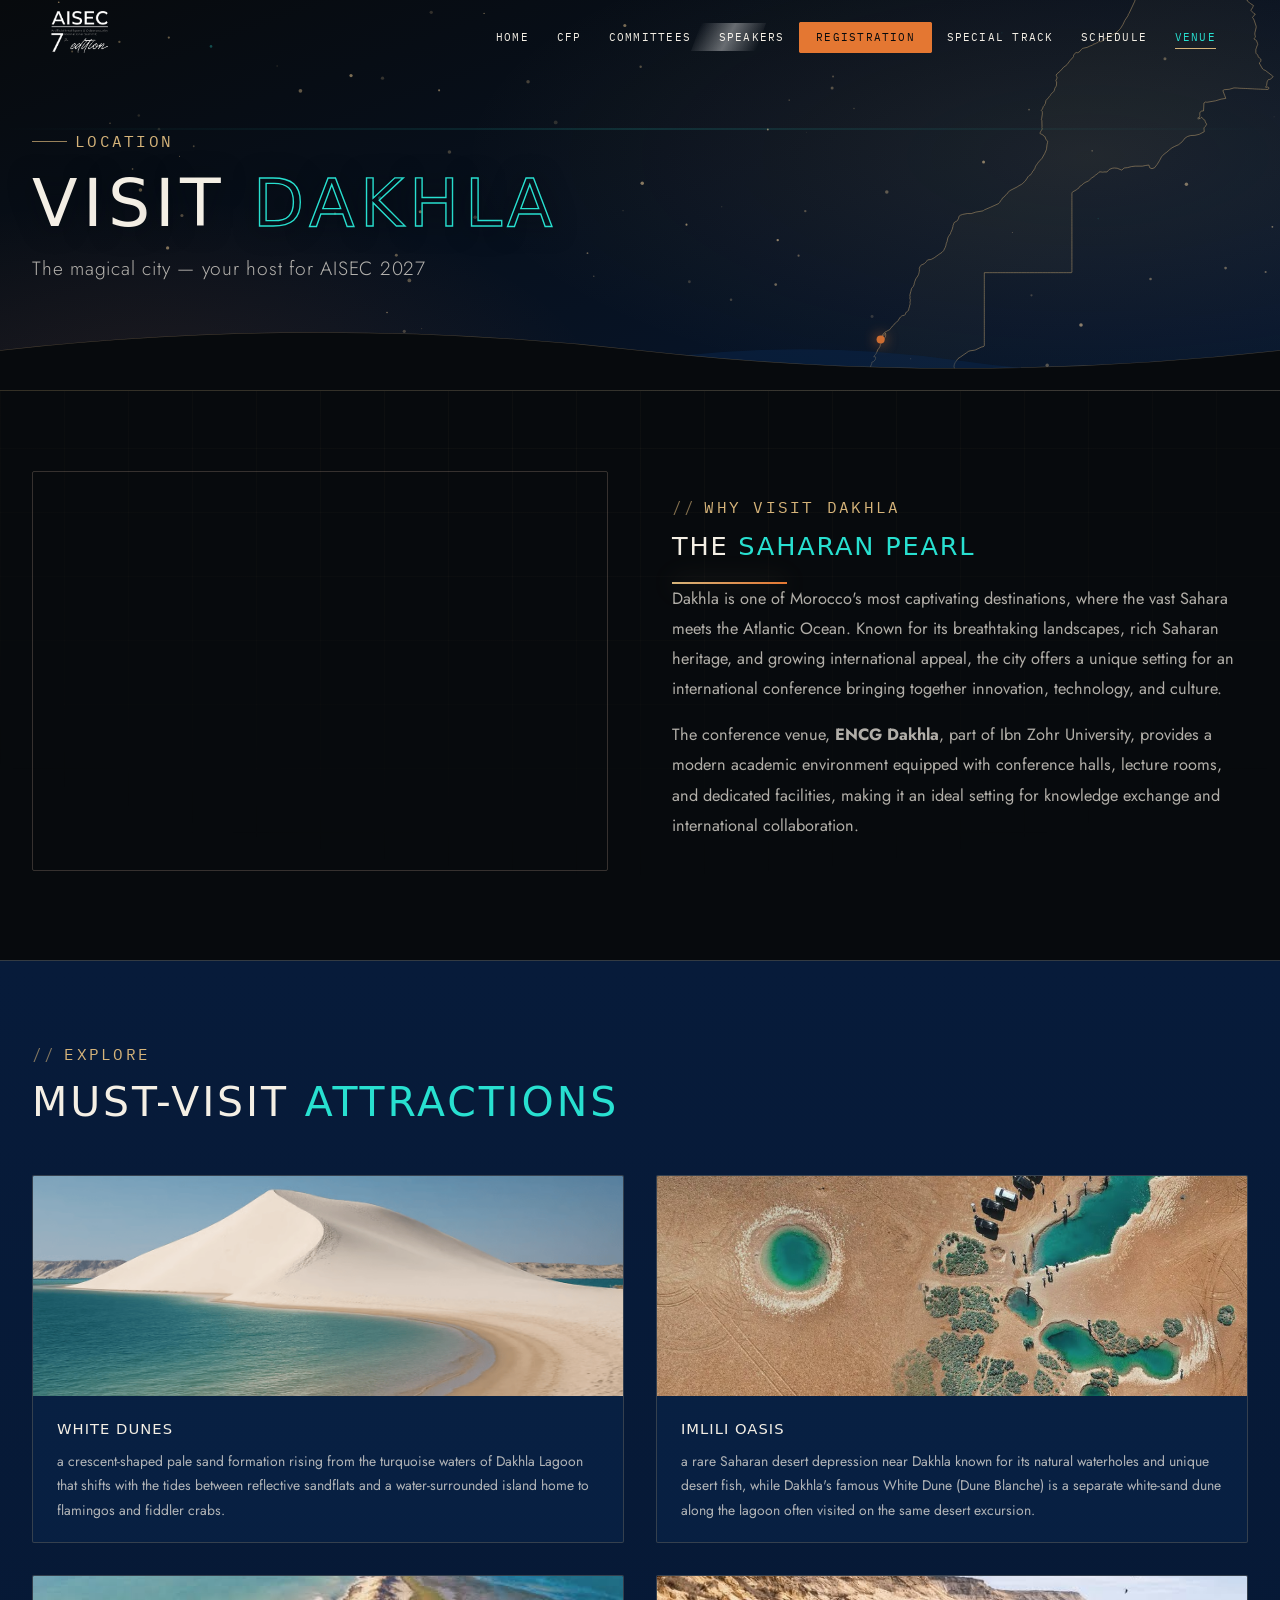
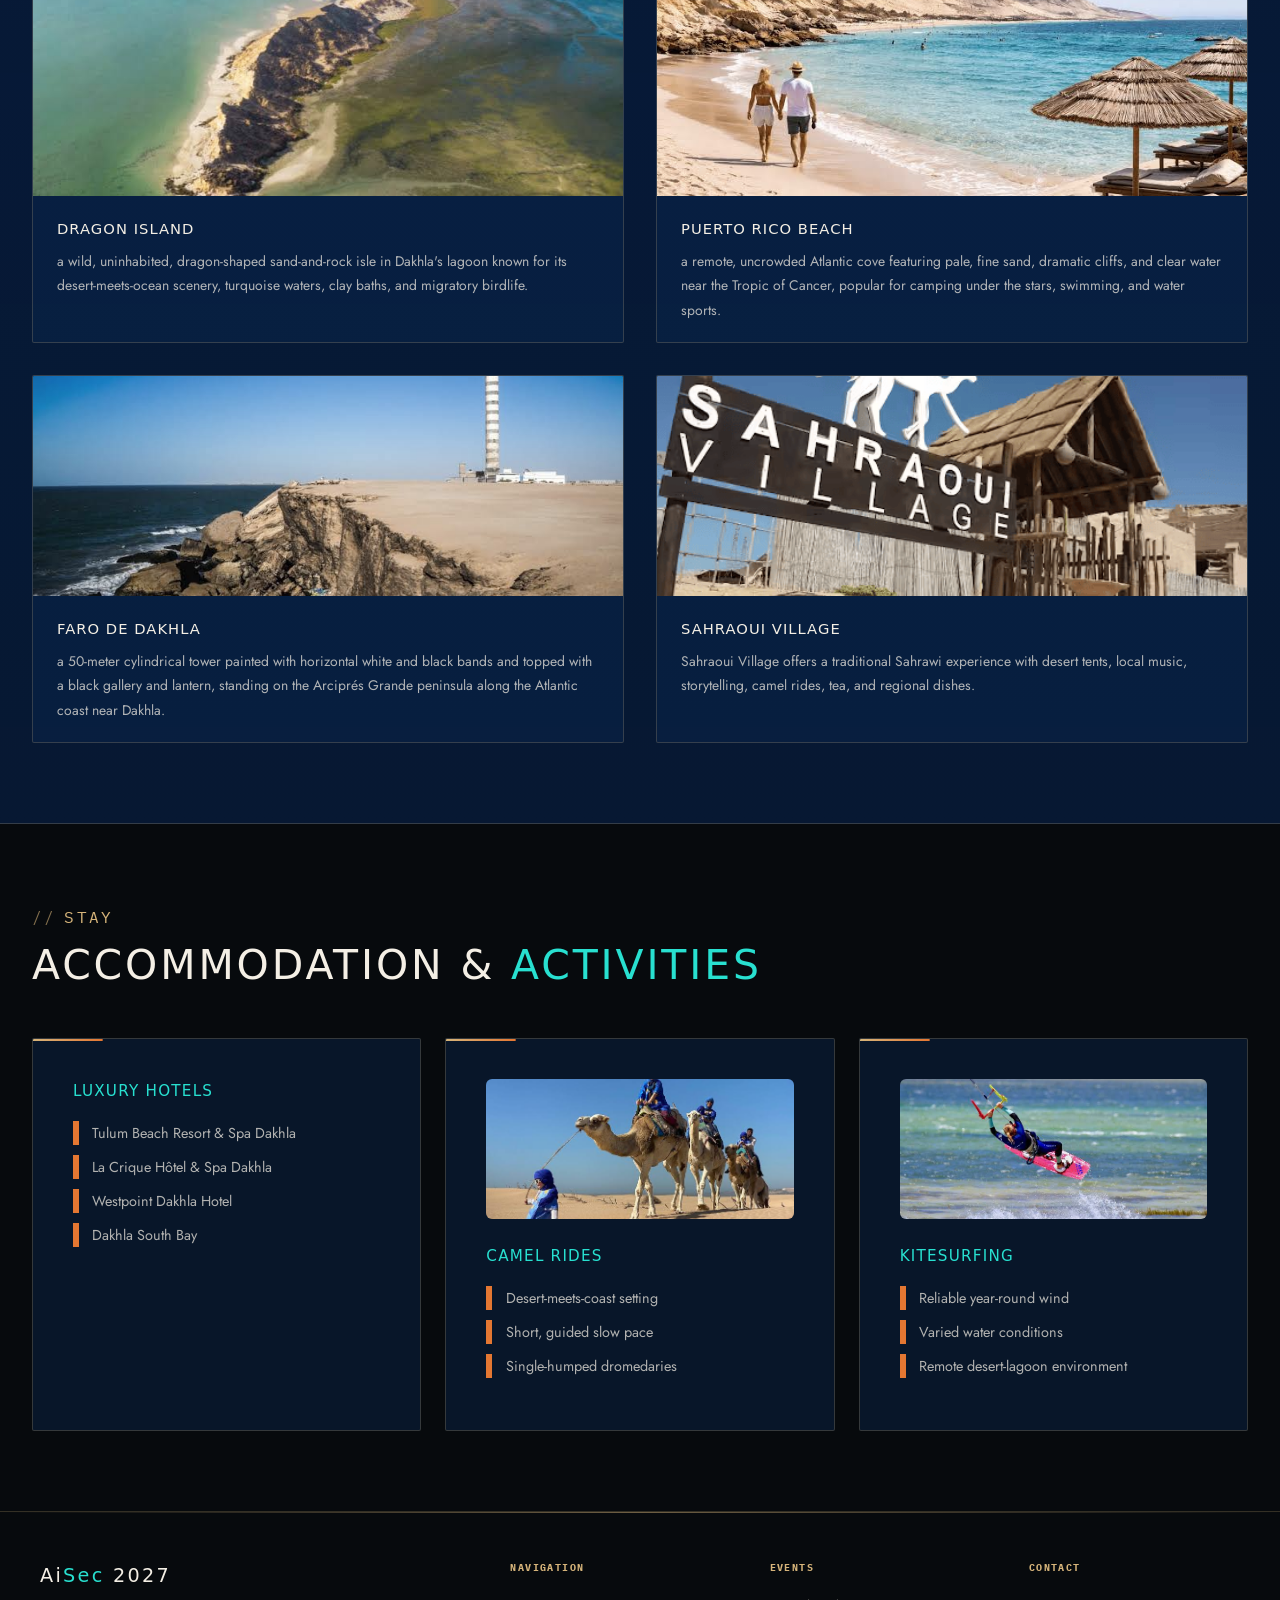
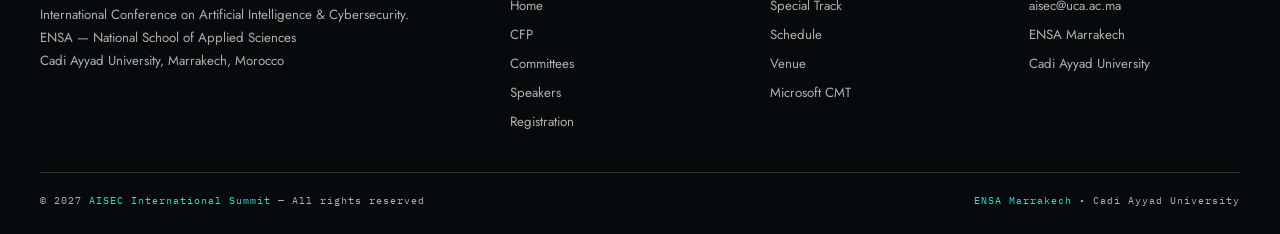
<file: conference/venue.html>
<!DOCTYPE html>
<html lang="en">
<head>
  <meta charset="utf-8">
  <meta name="viewport" content="width=device-width, initial-scale=1, shrink-to-fit=no">
  <meta name="description" content="International Conference on Artificial Intelligence &amp; Cybersecurity">
  <link rel="shortcut icon" href="../images/logos/aisec2027-w.png" type="image/png">
  <title>VENUE | AISEC 2027</title>
  <link rel="preconnect" href="https://fonts.googleapis.com">
  <link rel="preconnect" href="https://fonts.gstatic.com" crossorigin>
  <link href="https://fonts.googleapis.com/css2?family=IBM+Plex+Mono:wght@400;500&family=Jost:wght@300;400;500&family=Syncopate:wght@400;700&display=swap" rel="stylesheet">
  <link rel="stylesheet" href="assets/fonts/line-icons.css">
  <link rel="stylesheet" href="assets/css/aisec-conf.css">
  <link rel="stylesheet" href="../tokens.css">
  <link rel="stylesheet" href="../site-2027.css">
  <link rel="stylesheet" href="assets/css/conf-2027.css">
</head>
<body>
<div id="preloader">
  <div class="preloader-ring"></div>
</div>

<nav id="conf-nav">
  <div class="nav-logo">
    <a href="../index.html"><img src="../images/logos/aisec2027-w.png" alt="AISEC 2026"></a>
  </div>
  <ul class="nav-links"><li><a href="index.html" class="">Home</a></li><li><a href="authors.html" class="">CFP</a></li><li><a href="committes.html" class="">Committees</a></li><li><a href="speakers.html" class="">Speakers</a></li><li><a href="registration.html" class="">Registration</a></li><li><a href="tracks.html" class="">Special Track</a></li><li><a href="schedule.html" class="">Schedule</a></li><li><a href="venue.html" class="active">Venue</a></li></ul>
  <div class="nav-hamburger" id="nav-hamburger">
    <span></span><span></span><span></span>
  </div>
</nav>
<div class="nav-mobile" id="nav-mobile"><a href="index.html" class="">Home</a><a href="authors.html" class="">CFP</a><a href="committes.html" class="">Committees</a><a href="speakers.html" class="">Speakers</a><a href="registration.html" class="">Registration</a><a href="tracks.html" class="">Special Track</a><a href="schedule.html" class="">Schedule</a><a href="venue.html" class="active">Venue</a></div>

<div class="page-hero">
  <div class="scan-line"></div>
  <div class="page-hero-inner">
    <div class="page-tag fade-in">Location</div>
    <h1 class="page-title fade-in">Visit <span>DAKHLA</span></h1>
    <p class="page-subtitle fade-in">The magical city — your host for AISEC 2027</p>
  </div>
</div>

<section class="conf-section">
  <div class="section-inner">
    <div class="about-grid fade-in">
      
      <!-- Google Map: ENCG Dakhla -->
      <div>
        <iframe 
          class="venue-map"
          src="https://maps.google.com/maps?q=23.761009,-15.914295&hl=fr&z=16&output=embed"
          width="100%" 
          height="400" 
          style="border:0; border-radius:12px;"
          allowfullscreen="" 
          loading="lazy"
          referrerpolicy="no-referrer-when-downgrade">
        </iframe>
      </div>

      <div class="about-text">
        <div class="section-tag">Why Visit Dakhla</div>
        <h2>The <span style="color:var(--accent)">Saharan Pearl</span></h2>
        <div class="section-divider"></div>

        <p>Dakhla is one of Morocco's most captivating destinations, where the vast Sahara meets the Atlantic Ocean. Known for its breathtaking landscapes, rich Saharan heritage, and growing international appeal, the city offers a unique setting for an international conference bringing together innovation, technology, and culture.</p>

        <p>The conference venue, <strong>ENCG Dakhla</strong>, part of Ibn Zohr University, provides a modern academic environment equipped with conference halls, lecture rooms, and dedicated facilities, making it an ideal setting for knowledge exchange and international collaboration.</p>
      </div>

    </div>
  </div>
</section>

<section class="conf-section alt">
  <div class="section-inner">
    <div class="section-head">
      <div class="section-tag">Explore</div>
      <h2 class="section-title">Must-Visit <span class="hl">Attractions</span></h2>
    </div>
    <div class="venue-grid fade-in">
      <div class="venue-card">
        <img src="assets/img/event/public.png" alt="Djemaa el-Fna">
        <div class="venue-card-body">
          <h3>WHITE DUNES</h3>
          <p>a crescent-shaped pale sand formation rising from the turquoise waters of Dakhla Lagoon that shifts with the tides between reflective sandflats and a water-surrounded island home to flamingos and fiddler crabs.</p>
        </div>
      </div>
      <div class="venue-card">
        <img src="assets/img/event/Imlili-Oasis.jpg" alt="Majorelle Garden">
        <div class="venue-card-body">
          <h3>IMLILI OASIS</h3>
          <p>a rare Saharan desert depression near Dakhla known for its natural waterholes and unique desert fish, while Dakhla's famous White Dune (Dune Blanche) is a separate white-sand dune along the lagoon often visited on the same desert excursion.</p>
        </div>
      </div>
      <div class="venue-card">
        <img src="assets/img/event/dragon-island.jpg" alt="Bahia Palace">
        <div class="venue-card-body">
          <h3>DRAGON ISLAND</h3>
          <p>a wild, uninhabited, dragon-shaped sand-and-rock isle in Dakhla's lagoon known for its desert-meets-ocean scenery, turquoise waters, clay baths, and migratory birdlife.</p>
        </div>
      </div>
      <div class="venue-card">
        <img src="assets/img/event/puerto-rico.jpg" alt="Saadian Tombs">
        <div class="venue-card-body">
          <h3>PUERTO RICO BEACH</h3>
          <p>a remote, uncrowded Atlantic cove featuring pale, fine sand, dramatic cliffs, and clear water near the Tropic of Cancer, popular for camping under the stars, swimming, and water sports.</p>
        </div>
      </div>
      <div class="venue-card">
        <img src="assets/img/event/faro.jpg" alt="The Souks">
        <div class="venue-card-body">
          <h3>FARO DE DAKHLA</h3>
          <p>a 50-meter cylindrical tower painted with horizontal white and black bands and topped with a black gallery and lantern, standing on the Arciprés Grande peninsula along the Atlantic coast near Dakhla.</p>
        </div>
      </div>
      <div class="venue-card">
        <img src="assets/img/event/sahraoui-village.png" alt="Marrakech Sunset">
        <div class="venue-card-body">
          <h3>SAHRAOUI VILLAGE</h3>
          <p>Sahraoui Village offers a traditional Sahrawi experience with desert tents, local music, storytelling, camel rides, tea, and regional dishes.</p>
        </div>
      </div>
    </div>
  </div>
</section>

<section class="conf-section">
  <div class="section-inner">
    <div class="section-head">
      <div class="section-tag">Stay</div>
      <h2 class="section-title">Accommodation & <span class="hl">Activities</span></h2>
    </div>
    <div style="display:grid;grid-template-columns:1fr 1fr 1fr;gap:1.5rem">
      <div class="content-card fade-in">
        <h3>Luxury Hotels</h3>
        <ul class="conf-list">
          <li>Tulum Beach Resort & Spa Dakhla</li>
          <li>La Crique Hôtel & Spa Dakhla</li>
          <li>Westpoint Dakhla Hotel</li>
          <li>Dakhla South Bay</li>
        </ul>
      </div>
      <div class="content-card fade-in">
        <img src="assets/img/event/camel-ride.jpg" alt="Riad" style="width:100%;height:140px;object-fit:cover;border-radius:6px;margin-bottom:1rem">
        <h3>CAMEL RIDES</h3>
        <ul class="conf-list">
          <li>Desert-meets-coast setting</li>
          <li>Short, guided slow pace</li>
          <li>Single-humped dromedaries</li>
        </ul>
      </div>
      <div class="content-card fade-in">
        <img src="assets/img/event/Kitesurfing.jpg" alt="Hotel" style="width:100%;height:140px;object-fit:cover;border-radius:6px;margin-bottom:1rem">
        <h3>KITESURFING</h3>
        <ul class="conf-list">
          <li>Reliable year-round wind</li>
          <li>Varied water conditions</li>
          <li>Remote desert-lagoon environment</li>
        </ul>
      </div>
    </div>
  </div>
</section>

<footer id="conf-footer">
  <div class="footer-inner">
    <div class="footer-brand">
      <div class="logo">Ai<span>Sec</span> 2027</div>
      <p>International Conference on Artificial Intelligence &amp; Cybersecurity.<br>
         ENSA &mdash; National School of Applied Sciences<br>
         Cadi Ayyad University, Marrakech, Morocco</p>
    </div>
    <div class="footer-col">
      <h5>Navigation</h5>
      <a href="index.html">Home</a>
      <a href="authors.html">CFP</a>
      <a href="committes.html">Committees</a>
      <a href="speakers.html">Speakers</a>
      <a href="registration.html">Registration</a>
    </div>
    <div class="footer-col">
      <h5>Events</h5>
      <a href="tracks.html">Special Track</a>
      <a href="schedule.html">Schedule</a>
      <a href="venue.html">Venue</a>
      <a href="soon.html" target="_blank">Microsoft CMT</a>
    </div>
    <div class="footer-col">
      <h5>Contact</h5>
      <a href="mailto:aisec@uca.ac.ma">aisec@uca.ac.ma</a>
      <a href="https://ensa-marrakech.uca.ma/en/" target="_blank">ENSA Marrakech</a>
      <a href="https://www.uca.ma/fr" target="_blank">Cadi Ayyad University</a>
    </div>
  </div>
  <div class="footer-bottom">
    <p>&copy; 2027 <span>AISEC International Summit</span> &mdash; All rights reserved</p>
    <p><span>ENSA Marrakech</span> &bull; Cadi Ayyad University</p>
  </div>
</footer>
<a href="#" class="back-to-top"><i class="lni-chevron-up"></i></a>

  <script src="assets/js/aisec-conf.js"></script>
  <script src="assets/js/conf-fx.js"></script>
</body>
</html>
</file>
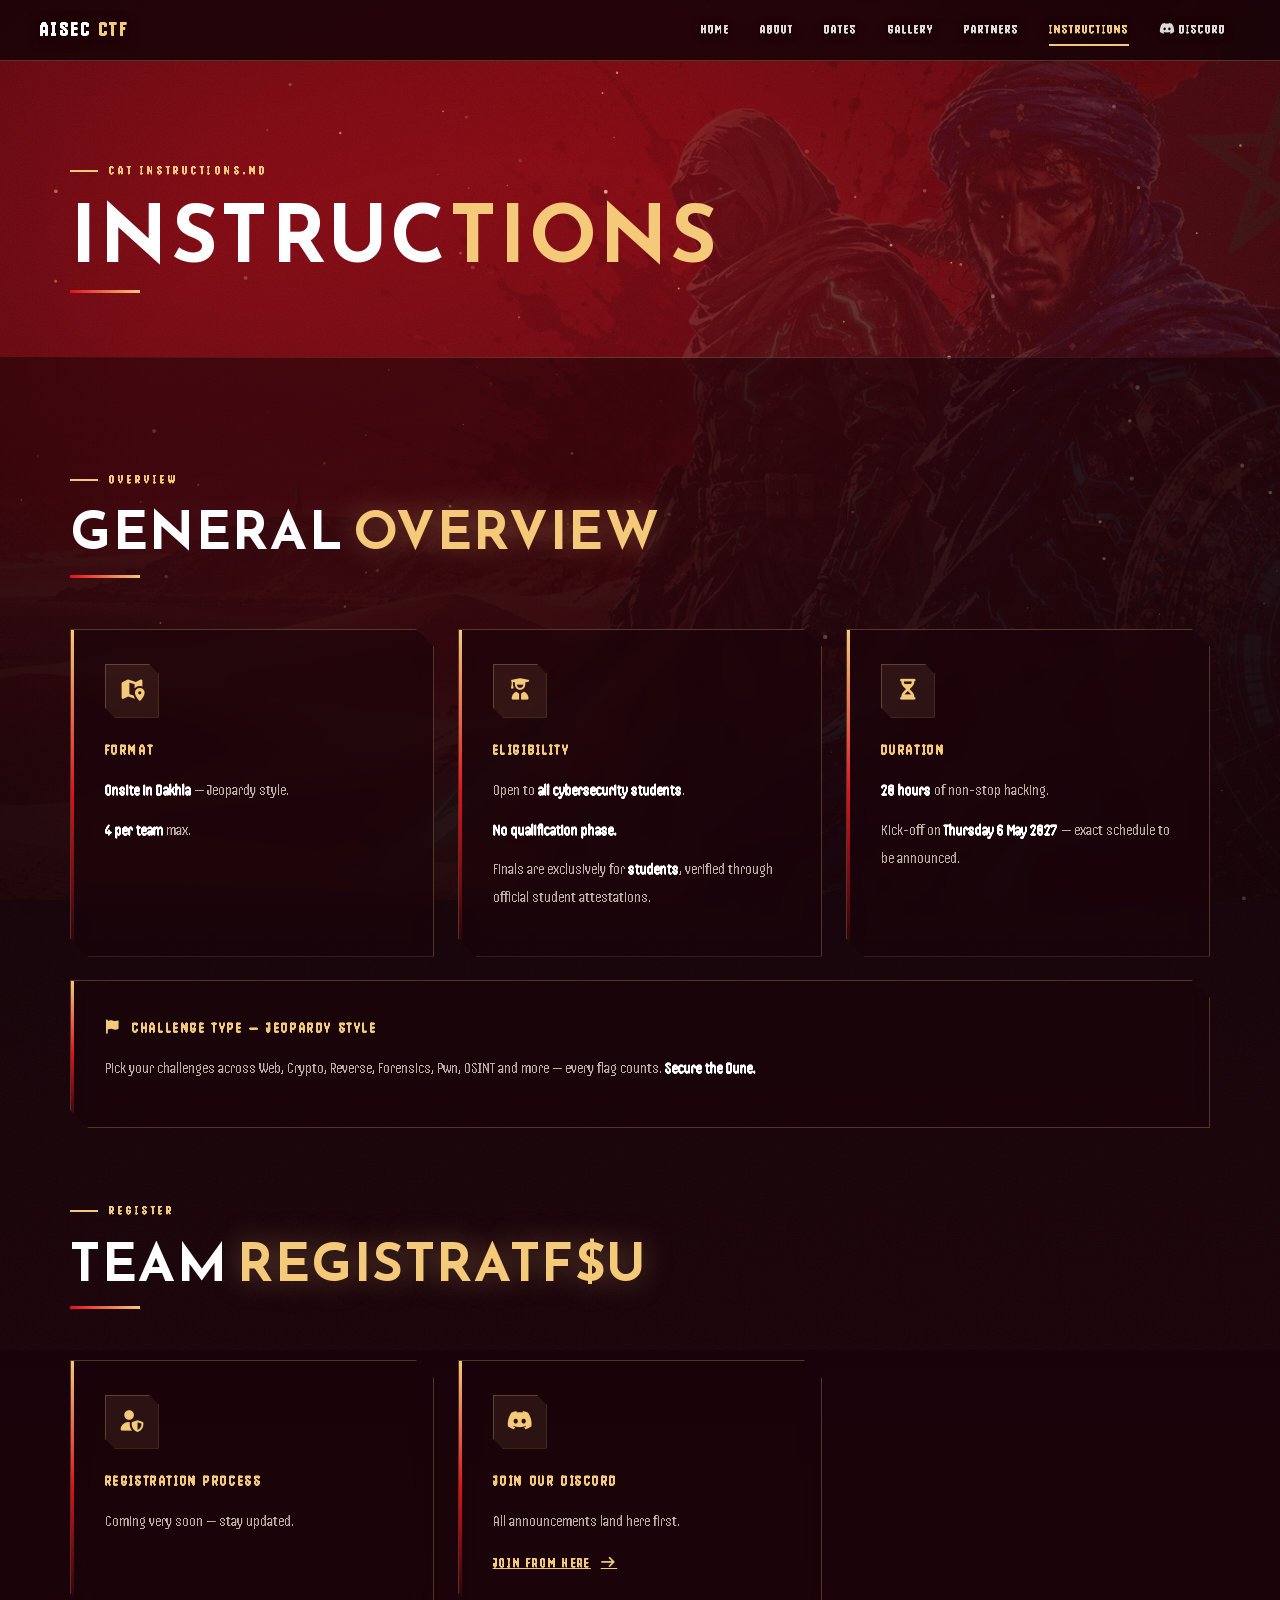
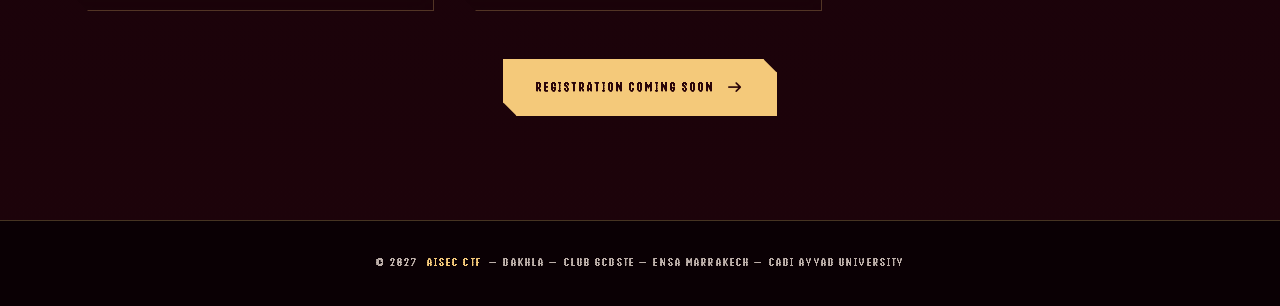
<file: ctf/instructions.html>
<!DOCTYPE html>
<html lang="en">
<head>
  <meta charset="utf-8">
  <meta name="viewport" content="width=device-width, initial-scale=1">
  <title>Instructions | AISEC CTF 2027 — Dakhla</title>
  <meta name="description" content="AISEC CTF 2027 — Secure the Dune. National cybersecurity CTF held in Dakhla on 6 May 2027, in celebration of Moroccan sovereignty over the Sahara.">
  <meta name="theme-color" content="#7a0710">
  <link rel="icon" href="data:image/svg+xml,%3Csvg xmlns='http://www.w3.org/2000/svg' viewBox='0 0 100 100'%3E%3Crect width='100' height='100' rx='18' fill='%23a5000d'/%3E%3Cpath d='M50 16l9.5 29.2H90L65.2 63.3l9.4 29L50 74.4 25.4 92.3l9.4-29L10 45.2h30.5z' fill='none' stroke='%23f4c97a' stroke-width='6' stroke-linejoin='round'/%3E%3C/svg%3E">
  <link rel="preload" href="images/hero.webp" as="image">
  <link rel="stylesheet" href="fonts/fa/all.min.css">
  <link rel="stylesheet" href="css/style.css">
</head>
<body data-page="inner" class="ready">

<div class="bg" aria-hidden="true">
  <div class="bg-parallax"><picture><source srcset="images/hero.webp" type="image/webp"><img src="images/hero.jpg" alt="" fetchpriority="high"></picture></div>
</div>
<div class="tint" aria-hidden="true"></div>
<div class="vignette" aria-hidden="true"></div>
<canvas id="sand" aria-hidden="true"></canvas>
<div class="grain" aria-hidden="true"></div>
<div class="cursor-glow" aria-hidden="true"></div>
<div id="progress" aria-hidden="true"></div>

<div id="page">
  <nav id="navbar">
    <a href="index.html" class="nav-brand">AISEC<span> CTF</span></a>
    <div class="nav-links">
      <a href="index.html" data-s="hero" >Home</a>
      <a href="index.html#about" data-s="about">About</a>
      <a href="index.html#dates" data-s="dates">Dates</a>
      <a href="index.html#gallery" data-s="gallery">Gallery</a>
      <a href="index.html#partners" data-s="partners">Partners</a>
      <a href="instructions.html" class="active">Instructions</a>
      <a href="https://discord.gg/swFVcu2Shx" target="_blank" rel="noopener"><i class="fab fa-discord"></i> Discord</a>
    </div>
    <button class="hamburger" id="ham" aria-label="Menu"><span></span><span></span><span></span></button>
  </nav>
  <div class="mob-nav" id="mobnav">
    <a href="index.html">Home</a><a href="index.html#about">About</a><a href="index.html#dates">Dates</a>
    <a href="index.html#gallery">Gallery</a><a href="index.html#partners">Partners</a><a href="instructions.html">Instructions</a>
    <a href="https://discord.gg/swFVcu2Shx" target="_blank" rel="noopener">Discord</a>
  </div>

  <main>
  <header class="page-hero"><div class="inner">
    <div class="tag">cat instructions.md</div>
    <h1 class="ph-title"><span data-split data-delay=".1">INSTRUC</span><span class="a" data-split data-delay=".5">TIONS</span></h1><div class="rule in"></div>
  </div></header>

  <section class="sec alt"><div class="inner">
    <div class="sec-head"><div class="tag">Overview</div><h2 class="sec-h"><span class="sc">GENERAL</span> <span class="a sc">OVERVIEW</span></h2><div class="rule"></div></div>
    <div class="i-grid">
      <div class="card rv"><div class="ico"><i class="fas fa-map-marked-alt"></i></div><h3>Format</h3><p><strong>Onsite in Dakhla</strong> — Jeopardy style.</p><p><strong>4 per team</strong> max.</p></div>
      <div class="card rv" style="--d:.1s"><div class="ico"><i class="fas fa-user-graduate"></i></div><h3>Eligibility</h3><p>Open to <strong>all cybersecurity students</strong>.</p><p><strong>No qualification phase.</strong></p><p>Finals are exclusively for <strong>students</strong>, verified through official student attestations.</p></div>
      <div class="card rv" style="--d:.2s"><div class="ico"><i class="fas fa-hourglass-half"></i></div><h3>Duration</h3><p><strong>20 hours</strong> of non-stop hacking.</p><p>Kick-off on <strong>Thursday 6 May 2027</strong> — exact schedule to be announced.</p></div>
      <div class="card i-wide rv"><h3><i class="fas fa-flag" style="margin-right:.6rem"></i>Challenge type — Jeopardy style</h3><p>Pick your challenges across Web, Crypto, Reverse, Forensics, Pwn, OSINT and more — every flag counts. <strong>Secure the Dune.</strong></p></div>
    </div>

    <div class="sec-head" style="margin-top:4rem"><div class="tag">Register</div><h2 class="sec-h"><span class="sc">TEAM</span> <span class="a sc">REGISTRATION</span></h2><div class="rule"></div></div>
    <div class="i-grid">
      <div class="card rv"><div class="ico"><i class="fas fa-user-shield"></i></div><h3>Registration process</h3><p>Coming very soon — stay updated.</p></div>
      <div class="card rv" style="--d:.1s"><div class="ico"><i class="fab fa-discord"></i></div><h3>Join our Discord</h3><p>All announcements land here first.</p><a class="link-discord" href="https://discord.gg/swFVcu2Shx" target="_blank" rel="noopener">Join from here <i class="fas fa-arrow-right"></i></a></div>
    </div>
    <div class="cta rv"><a href="index.html#dates" class="btn"><span>Registration coming soon</span><i class="fas fa-arrow-right"></i></a></div>
  </div></section>
  </main>

  <footer><p>&copy; 2027 &nbsp;<span class="a">AISEC CTF</span>&nbsp; &mdash; Dakhla &mdash; Club GCDSTE &mdash; ENSA Marrakech &mdash; Cadi Ayyad University</p></footer>
</div>
<a id="btt" href="#" aria-label="Back to top"><i class="fas fa-chevron-up"></i></a>

<script src="js/main.js"></script>
</body>
</html>
</file>
<file: tokens.css>
:root{
  --void:#070A0D;
  --night:#071B3A;
  --night-2:#0B2A52;
  --atlantic:#087E9B;
  --signal:#28E0D0;
  --sand:#D6B47A;
  --sand-deep:#7A5A2E;
  --sunset:#E47732;
  --clay:#A95732;
  --morocco:#C1272D;
  --ivory:#F4EFE5;

  --bg-dark:var(--night);
  --bg-darkest:var(--void);
  --bg-light:var(--ivory);
  --text-on-dark:var(--ivory);
  --text-muted-dark:rgba(244,239,229,.72);
  --text-on-light:#14202B;
  --text-muted-light:#4B5560;
  --line-dark:rgba(214,180,122,.22);
  --line-light:rgba(7,27,58,.16);

  --font-display:'Syncopate',system-ui,sans-serif;
  --font-body:'Jost',system-ui,sans-serif;
  --font-mono:'IBM Plex Mono',ui-monospace,monospace;
  --fs-hero:clamp(2.2rem,6vw,5.5rem);
  --fs-h2:clamp(1.8rem,4vw,3.5rem);
  --fs-body:1.0625rem;
  --fs-label:1rem;
  --ls-label:.14em;

  --space-1:.25rem;--space-2:.5rem;--space-3:1rem;--space-4:1.5rem;
  --space-5:2.5rem;--space-6:4rem;--space-7:7rem;
  --radius-sm:2px;--radius-md:6px;--container:1240px;
  --glow-signal:0 0 24px rgba(40,224,208,.35);
  --glow-sunset:0 0 28px rgba(228,119,50,.35);
  --blur-nav:blur(14px);
  --overlay-hero-sky:radial-gradient(ellipse 60% 55% at 45% 25%,rgba(7,10,13,.12),transparent 70%);
  --overlay-hero-tint:linear-gradient(90deg,transparent 20%,rgba(8,126,155,.03) 50%,transparent 85%);
  --overlay-hero-bottom:linear-gradient(to top,rgba(7,10,13,.42) 0%,transparent 20%);
  --ease-out:cubic-bezier(.22,.8,.2,1);
  --dur-fast:.2s;--dur-med:.6s;--dur-slow:1.2s;

  /* Compatibility aliases for the existing 2026 stylesheet during migration. */
  --bg:var(--ivory);
  --bg2:var(--night);
  --surface:#E9E0D1;
  --surface2:#D9C8AC;
  --surface-dark:var(--night-2);
  --surface-dark2:var(--atlantic);
  --cyan:var(--atlantic);
  --cyan2:var(--signal);
  --green:var(--signal);
  --red:var(--morocco);
  --purple:var(--atlantic);
  --text:var(--text-on-light);
  --muted:var(--text-muted-light);
  --muted-dark:var(--text-muted-dark);
  --border:var(--line-light);
  --border-dark:var(--line-dark);
}

@media (prefers-reduced-motion:reduce){
  *,*::before,*::after{animation:none!important;transition-duration:.01ms!important}
}
</file>
<file: style.css>
*,*::before,*::after{box-sizing:border-box;margin:0;padding:0}
html{scroll-behavior:smooth}
body{background:var(--bg);color:var(--text);font-family:var(--font-body);overflow-x:hidden;line-height:1.7}
::-webkit-scrollbar{width:4px}::-webkit-scrollbar-track{background:var(--bg)}::-webkit-scrollbar-thumb{background:var(--cyan);border-radius:2px}

/* NAV */

#navbar {
  display: flex;
  align-items: center;
  justify-content: space-between;
}

#navbar .hero-logo {
  display: flex;
  align-items: center;
  margin-top: 40px;
}

#navbar .hero-logo img {
  height: 60px; 
  width: auto;
  object-fit: contain;
}

/* NAV on top of hero (transparent state) */
nav:not(.scrolled) .nav-logo,
nav:not(.scrolled) .nav-links a{
  color:#e8f1fc;
}
nav:not(.scrolled) .nav-links a:hover{
  color:#7ab8ff;
  border-color:rgba(232,241,252,.18);
  background:rgba(232,241,252,.06);
}
nav{position:fixed;top:0;left:0;right:0;z-index:1000;padding:0 2rem;height:70px;display:flex;align-items:center;justify-content:space-between;transition:all .3s;background:transparent}
nav.scrolled{background:rgba(198,209,219,.94);backdrop-filter:blur(16px);border-bottom:1px solid var(--border);height:60px;box-shadow:0 2px 20px rgba(0,30,80,.08)}
.nav-logo{display:flex;align-items:center;gap:.6rem;text-decoration:none;font-family:var(--font-display);font-weight:800;font-size:1.3rem;letter-spacing:2px;color:var(--text)}
.nav-logo span.accent{color:var(--cyan)}
.nav-logo .logo-badge{width:34px;height:34px;background:linear-gradient(135deg,var(--cyan),var(--purple));border-radius:6px;display:flex;align-items:center;justify-content:center;font-size:.7rem;font-family:var(--font-mono);color:#fff;font-weight:bold}
.nav-links{display:flex;align-items:center;gap:.25rem;list-style:none}
.nav-links a{font-family:var(--font-mono);font-size:.72rem;color:var(--muted);text-decoration:none;padding:.42rem .75rem;border-radius:4px;letter-spacing:1px;text-transform:uppercase;transition:all .2s;border:1px solid transparent}
.nav-links a:hover{color:var(--cyan);border-color:var(--border);background:rgba(0,87,184,.06)}
.nav-links a.active{color:var(--cyan)}
.nav-cta{background:var(--cyan)!important;border:none!important;color:#fff!important;padding:.42rem 1rem!important;border-radius:4px;font-family:var(--font-mono);font-size:.7rem!important;letter-spacing:1.5px;cursor:pointer;transition:all .2s}
.nav-cta:hover{background:var(--cyan2)!important;transform:translateY(-1px)}
.hamburger{display:none;flex-direction:column;gap:5px;cursor:pointer;padding:5px}
.hamburger span{display:block;width:22px;height:2px;background:var(--cyan);border-radius:2px}
.mobile-menu{position:fixed;top:60px;left:0;right:0;background:rgba(198,209,219,.97);backdrop-filter:blur(20px);border-bottom:1px solid var(--border);padding:1rem 2rem 2rem;z-index:999;display:none;flex-direction:column;gap:.25rem}
.mobile-menu.open{display:flex}
.mobile-menu a{font-family:var(--font-mono);font-size:.78rem;color:var(--muted);text-decoration:none;padding:.7rem 0;border-bottom:1px solid var(--border);letter-spacing:1.5px;text-transform:uppercase;transition:color .2s}
.mobile-menu a:hover{color:var(--cyan)}

/* HERO */

/* ── NAV logo ── */
#navbar .hero-logo {
  display: flex;
  align-items: center;
}
#navbar .hero-logo img {
  height: 52px;
  width: auto;
  object-fit: contain;
  filter: drop-shadow(0 0 12px rgba(122,184,255,0.4));
  transition: filter 0.3s, transform 0.3s;
}
#navbar .hero-logo img:hover {
  filter: drop-shadow(0 0 22px rgba(122,184,255,0.75));
  transform: scale(1.04);
}

/* ── Hero logo (inside section) ── */
.hero-logo {
  flex: 0 0 auto;
  display: flex;
  justify-content: flex-start;
  align-items: center;
  margin-bottom: 2rem;
}
.hero-logo img {
  width: 300px;
  max-width: 100%;
  height: auto;
  object-fit: contain;
  filter: drop-shadow(0 0 30px rgba(122,184,255,0.55)) drop-shadow(0 4px 12px rgba(0,0,0,0.5));
  animation: logo-float 6s ease-in-out infinite;
  transition: filter 0.3s;
}
.hero-logo img:hover {
  filter: drop-shadow(0 0 50px rgba(122,184,255,0.85));
}
@keyframes logo-float {
  0%,100% { transform: translateY(0px); }
  50%      { transform: translateY(-7px); }
}

/* ── Hero badge pill ── */
.hero-badge {
  display: inline-flex;
  align-items: center;
  gap: .5rem;
  font-family: var(--font-mono);
  font-size: .65rem;
  letter-spacing: 2.5px;
  text-transform: uppercase;
  color: #7ab8ff;
  background: rgba(122,184,255,.09);
  border: 1px solid rgba(122,184,255,.28);
  border-radius: 100px;
  padding: .38rem 1rem;
  margin-bottom: 1.75rem;
}
.hero-badge .dot {
  width: 6px; height: 6px;
  border-radius: 50%;
  background: #4fffb0;
  box-shadow: 0 0 6px #4fffb0;
  animation: pulse-dot 2s ease-in-out infinite;
}
@keyframes pulse-dot {
  0%,100% { opacity: 1; transform: scale(1); }
  50%      { opacity: .5; transform: scale(1.5); }
}

/* ── Hero meta chips ── */
.hero-meta {
  display: flex;
  gap: .75rem;
  flex-wrap: wrap;
  margin-bottom: 1.5rem;
  align-items: center;
}
.hero-meta-item {
  font-family: var(--font-mono);
  font-size: 5rem;
  color: rgba(200,220,255,.65);
  letter-spacing: 1.5px;
  display: flex;
  align-items: center;
  gap: .4rem;
}
.hero-meta-item::before {
  content: '';
  width: 8px; height: 4px;
  border-radius: 50%;
  background: #7ab8ff;
  opacity: .55;
}
.hero-meta-item:first-child::before { display: none; }

/* ── HERO SECTION ── */
#home {
  --hero-text: #e8f1fc;
  --hero-muted: #8da8cc;
  --hero-border: rgba(122,184,255,0.22);
  --hero-accent: #7ab8ff;
  min-height: 100vh;
  display: flex;
  align-items: center;
  position: relative;
  overflow: hidden;
  padding: 0 2rem;
  background: none;
}

#home .hero-subtitle { color: var(--hero-muted); }
#home .hero-subtitle strong { color: var(--hero-text); }
#home .terminal-line { color: var(--hero-muted); }
#home .btn-outline {
  color: var(--hero-text);
  border-color: var(--hero-border);
  backdrop-filter: blur(4px);
  background: rgba(255,255,255,.04);
}
#home .btn-outline:hover {
  border-color: var(--hero-accent);
  color: var(--hero-accent);
  background: rgba(122,184,255,.08);
}

/* background image */
.hero-bg-img {
  position: absolute;
  inset: 0;
  width: 100%; height: 100%;
  object-fit: cover;
  z-index: 0;
  animation: hero-zoom 20s ease-in-out infinite alternate;
}
@keyframes hero-zoom {
  from { transform: scale(1.02); }
  to   { transform: scale(1.10); }
}

/* overlay */
.hero-overlay {
  position: absolute;
  inset: 0;
  z-index: 1;
  background:
    linear-gradient(135deg, rgba(6,14,36,.93) 0%, rgba(6,14,36,.72) 50%, rgba(6,14,36,.50) 100%),
    radial-gradient(ellipse 65% 85% at 78% 50%, rgba(0,70,160,.32) 0%, transparent 70%),
    radial-gradient(ellipse 40% 40% at 15% 75%, rgba(92,46,184,.2) 0%, transparent 60%);
}
.hero-overlay::after {
  content: '';
  position: absolute;
  inset: 0;
  background-image:
    linear-gradient(rgba(122,184,255,.03) 1px, transparent 1px),
    linear-gradient(90deg, rgba(122,184,255,.03) 1px, transparent 1px);
  background-size: 52px 52px;
  animation: grid-drift 18s linear infinite;
}
@keyframes grid-drift {
  from { background-position: 0 0; }
  to   { background-position: 52px 52px; }
}

/* scan line */
.scan-line {
  position: absolute;
  left: 0; right: 0;
  height: 2px;
  background: linear-gradient(90deg, transparent, rgba(32, 94, 16, 0.45), transparent);
  opacity: .3;
  animation: scan 7s linear infinite;
  pointer-events: none;
  z-index: 2;
}
@keyframes scan { 0% { top: 0 } 100% { top: 100% } }

/* hero content */
.hero-content {
  position: relative;
  z-index: 3;
  max-width: 1200px;
  margin: 0 auto;
  width: 100%;
  display: grid;
  grid-template-columns: 1.1fr 0.9fr;
  gap: 5rem;
  align-items: center;
  padding: 110px 0 70px;
}

.hero-subtitle {
  color: var(--hero-muted);
  font-size: 1.2rem;
  margin-bottom: 2.5rem;
  max-width: 480px;
  line-height: 1.88;
}
.hero-subtitle strong { color: var(--hero-text); }

.hero-btns { display: flex; gap: .85rem; flex-wrap: wrap; align-items: center; }

.btn-primary {
  background: linear-gradient(135deg, #0057b8 0%, #003f8c 100%);
  color: #fff;
  padding: .85rem 2.2rem;
  font-family: var(--font-mono);
  font-size: .72rem;
  font-weight: bold;
  letter-spacing: 2px;
  text-transform: uppercase;
  text-decoration: none;
  border-radius: 5px;
  border: 1px solid rgba(122,184,255,.28);
  cursor: pointer;
  transition: all .25s;
  display: inline-flex;
  align-items: center;
  gap: .5rem;
  position: relative;
  overflow: hidden;
}
.btn-primary::before {
  content: '';
  position: absolute;
  inset: 0;
  background: linear-gradient(135deg, rgba(255,255,255,.14), transparent);
  opacity: 0;
  transition: opacity .25s;
}
.btn-primary:hover::before { opacity: 1; }
.btn-primary:hover {
  transform: translateY(-3px);
  box-shadow: 0 12px 40px rgba(0,87,184,.5), 0 0 0 1px rgba(122,184,255,.4);
}

.btn-outline {
  background: transparent;
  color: var(--hero-text);
  padding: .85rem 2.2rem;
  font-family: var(--font-mono);
  font-size: .72rem;
  letter-spacing: 2px;
  text-transform: uppercase;
  text-decoration: none;
  border-radius: 5px;
  border: 1px solid rgba(122,184,255,.28);
  cursor: pointer;
  transition: all .25s;
}
.btn-outline:hover {
  border-color: var(--hero-accent);
  color: var(--hero-accent);
  background: rgba(122,184,255,.07);
  transform: translateY(-3px);
}

/* countdown */
.countdown-bar {
  display: flex;
  gap: 0;
  background: rgba(6,14,46,.6);
  border: 1px solid rgba(122,184,255,.18);
  border-radius: 8px;
  backdrop-filter: blur(10px);
  overflow: hidden;
  width: fit-content;
}
.countdown-item {
  text-align: center;
  padding: 1.1rem 1.65rem;
}
.countdown-item + .countdown-item {
  border-left: 1px solid rgba(122,184,255,.12);
}
.countdown-num {
  font-family: var(--font-mono);
  font-size: 2.4rem;
  font-weight: bold;
  color: #fff;
  line-height: 1;
  display: block;
  text-shadow: 0 0 20px rgba(122,184,255,.6);
}
.countdown-label {
  font-size: .57rem;
  color: rgba(122,184,255,.6);
  letter-spacing: 2.5px;
  text-transform: uppercase;
  font-family: var(--font-mono);
  margin-top: .42rem;
  display: block;
}
.countdown-sep { display: none; }

/* hero visual */
.hero-visual { position:relative; display:flex; align-items:center; justify-content:center; }
.hex-grid { position:relative; width:400px; height:400px; }
.hex-center {
  position:absolute; top:50%; left:50%;
  transform:translate(-50%,-50%);
  width:132px; height:132px;
  background: linear-gradient(135deg, rgba(10,30,80,.95), rgba(5,12,35,.98));
  border: 1.5px solid rgba(122,184,255,.5);
  border-radius: 50%;
  display:flex; align-items:center; justify-content:center;
  font-family:var(--font-display); font-size:1.9rem; font-weight:800;
  color:#fff;
  text-shadow: 0 0 20px rgba(122,184,255,.75);
  box-shadow: 0 0 0 8px rgba(122,184,255,.06), inset 0 0 30px rgba(0,87,184,.35);
  animation: pulse-ring 3s ease-in-out infinite;
}
@keyframes pulse-ring {
  0%,100% { box-shadow: 0 0 0 0 rgba(122,184,255,.35), inset 0 0 30px rgba(0,87,184,.35); }
  50%      { box-shadow: 0 0 0 26px rgba(122,184,255,0), inset 0 0 30px rgba(0,87,184,.35); }
}

/* ── wrapper ── */
.speakers-slider-wrapper{
  position:relative;
  display:flex;
  align-items:center;
  gap:.75rem;
}

/* ── viewport clips overflow ── */
.sp-viewport{
  overflow:hidden;
  flex:1;
  /* fade edges */
  -webkit-mask-image:linear-gradient(to right, transparent 0%, black 4%, black 96%, transparent 100%);
  mask-image:linear-gradient(to right, transparent 0%, black 4%, black 96%, transparent 100%);
}

/* ── track: CSS grid with 2 rows, cards flow column-by-column ── */
.sp-track{
  display:grid;
  grid-template-rows:1fr 1fr;
  grid-auto-flow:column;             /* fill columns, not rows */
  grid-auto-columns:220px;           /* card width */
  gap:1.25rem;
  transition:transform .45s cubic-bezier(.4,0,.2,1);
  will-change:transform;
  padding:.5rem .25rem;              /* breathing room for box-shadows */
}

/* ── speaker card tweaks for slider context ── */
.sp-track .speaker-card{
  width:220px;
  margin:0;
  /* keep the existing card styles, just override sizing */
}
.sp-track .speaker-media{
  height:200px;
}

/* ── arrows ── */
.sp-arrow{
  flex-shrink:0;
  width:42px;height:42px;
  border-radius:50%;
  background:var(--surface);
  border:1px solid var(--border);
  color:var(--muted);
  font-size:1.1rem;
  cursor:pointer;
  display:flex;align-items:center;justify-content:center;
  transition:all .2s;
  z-index:2;
}
.sp-arrow:hover{
  background:var(--cyan);
  border-color:var(--cyan);
  color:#fff;
  box-shadow:0 4px 16px rgba(0,87,184,.35);
}

/* ── dots ── */
.sp-dots{
  display:flex;
  gap:.4rem;
  justify-content:center;
  margin-top:1.5rem;
}
.sp-dot{
  width:6px;height:6px;
  border-radius:50%;
  background:var(--border);
  transition:all .2s;
  cursor:pointer;
  border:none;
}
.sp-dot.active{
  background:var(--cyan);
  width:22px;
  border-radius:3px;
}

/* ── responsive ── */
@media(max-width:900px){
  .sp-track{
    grid-auto-columns:180px;
  }
  .sp-track .speaker-card{width:180px;}
  .sp-track .speaker-media{height:170px;}
}
@media(max-width:600px){
  .sp-track{
    grid-template-rows:1fr;   /* single row on mobile */
    grid-auto-columns:160px;
  }
  .sp-track .speaker-card{width:160px;}
  .sp-track .speaker-media{height:155px;}
  .sp-arrow{width:32px;height:32px;font-size:.85rem;}
}

.orbit { position:absolute; top:50%; left:50%; transform:translate(-50%,-50%); border:1px dashed rgba(122,184,255,.22); border-radius:50%; }
.orbit-1 { width:210px; height:210px; animation:spin 20s linear infinite; }
.orbit-2 { width:315px; height:315px; animation:spin 35s linear infinite reverse; border-color:rgba(122,184,255,.13); }
.orbit-3 { width:395px; height:395px; animation:spin 50s linear infinite; border-color:rgba(122,184,255,.07); }
@keyframes spin { from{transform:translate(-50%,-50%) rotate(0deg)} to{transform:translate(-50%,-50%) rotate(360deg)} }
.orbit-dot { position:absolute; width:9px; height:9px; background:var(--cyan); border-radius:50%; top:-4.5px; left:50%; transform:translateX(-50%); box-shadow:0 0 12px rgba(122,184,255,.9); }
.orbit-dot-red   { background:#ff4060; box-shadow:0 0 12px rgba(255,64,96,.9); }
.orbit-dot-green { background:#4fffb0; box-shadow:0 0 12px rgba(79,255,176,.9); }

/* glitch / terminal */
.glitch{position:relative}
.glitch::after{content:attr(data-text);position:absolute;top:0;left:2px;color:var(--cyan);clip-path:polygon(0 30%,100% 30%,100% 50%,0 50%);animation:glitch-anim 4s infinite;opacity:.4}
@keyframes glitch-anim{0%,90%,100%{clip-path:polygon(0 0,0 0,0 0,0 0);left:0}92%{clip-path:polygon(0 30%,100% 30%,100% 50%,0 50%);left:2px}94%{clip-path:polygon(0 60%,100% 60%,100% 75%,0 75%);left:-2px}96%{clip-path:polygon(0 10%,100% 10%,100% 25%,0 25%);left:1px}}
.cursor-blink::after{content:'_';animation:blink 1s step-end infinite;color:var(--cyan)}
@keyframes blink{0%,100%{opacity:1}50%{opacity:0}}
.terminal-line{font-family:var(--font-mono);font-size:.72rem;color:var(--muted);margin-bottom:.75rem}
.terminal-line .prompt{color:var(--green)}.terminal-line .cmd{color:var(--cyan)}

/* STATS */
.stats-strip{background:var(--bg2);border-top:1px solid var(--border-dark);border-bottom:1px solid var(--border-dark);padding:2rem;position:relative;z-index:1}
.stats-inner{max-width:1200px;margin:0 auto;display:grid;grid-template-columns:repeat(4,1fr);gap:2rem;text-align:center}
.stat-item .num{font-family:var(--font-display);font-size:2.5rem;font-weight:800;color:#e8f1fc;display:block}
.stat-item .label{font-family:var(--font-mono);font-size:.7rem;color:var(--muted-dark);letter-spacing:2px;text-transform:uppercase}

/* SECTIONS */
section{position:relative;z-index:1}
.section-wrap{max-width:1200px;margin:0 auto;padding:6rem 2rem;}
.section-head{margin-bottom:4rem;display:flex;align-items:flex-end;justify-content:space-between;gap:2rem;flex-wrap:wrap}
.section-tag{font-family:var(--font-mono);font-size:.68rem;color:var(--cyan);letter-spacing:3px;text-transform:uppercase;margin-bottom:.75rem;display:flex;align-items:center;gap:.5rem}
.section-tag::before{content:'//';opacity:.4}
.section-title{font-family:var(--font-display);font-size:clamp(1.8rem,3vw,2.6rem);font-weight:800;line-height:1.15;letter-spacing:-.5px}
.section-title .highlight{color:var(--cyan)}
.dark-section .section-tag{color:#7ab8ff}
.dark-section .section-title{color:var(--text-on-dark)}
.dark-section .section-title .highlight{color:#7ab8ff}
.tags-row{display:flex;gap:.5rem;flex-wrap:wrap;margin-top:1.5rem}
.tag{font-family:var(--font-mono);font-size:.65rem;padding:.3rem .7rem;border-radius:3px;border:1px solid;letter-spacing:1px;text-transform:uppercase}
.tag-cyan{color:var(--cyan);border-color:rgba(0,87,184,.3);background:rgba(0,87,184,.06)}
.tag-green{color:var(--green);border-color:rgba(0,122,69,.3);background:rgba(0,122,69,.06)}
.tag-purple{color:var(--purple);border-color:rgba(92,46,184,.3);background:rgba(92,46,184,.06)}
.tag-red{color:var(--red);border-color:rgba(192,0,31,.3);background:rgba(192,0,31,.06)}
.dark-section .tag-cyan{color:#7ab8ff;border-color:rgba(122,184,255,.35);background:rgba(122,184,255,.08)}
.dark-section .tag-green{color:#5de0a0;border-color:rgba(93,224,160,.3);background:rgba(93,224,160,.06)}
.dark-section .tag-purple{color:#b49fff;border-color:rgba(180,159,255,.3);background:rgba(180,159,255,.06)}
.dark-section .tag-red{color:#ff8fa0;border-color:rgba(255,143,160,.3);background:rgba(255,143,160,.06)}

/* ABOUT */
#about{background:var(--bg)}
.about-grid{display:grid;grid-template-columns:1fr 1fr;gap:4rem;align-items:center}
.about-text p{color:var(--muted);line-height:1.9;margin-bottom:1.2rem;font-size:.95rem}
.about-text p strong{color:var(--text)}
.about-video-box{background:var(--surface);border:1px solid var(--border);border-radius:8px;overflow:hidden;position:relative;box-shadow:0 4px 24px rgba(0,30,80,.08)}
.about-video-box::before{content:'';position:absolute;top:0;left:0;right:0;height:2px;background:linear-gradient(90deg,var(--cyan),var(--purple));z-index:1}
.video-placeholder{height:260px;display:flex;align-items:center;justify-content:center;background:linear-gradient(135deg,var(--surface),var(--surface2));flex-direction:column;gap:1rem;color:var(--muted);font-family:var(--font-mono);font-size:.8rem}
.play-btn{width:56px;height:56px;background:rgba(0,87,184,.1);border:1px solid var(--cyan);border-radius:50%;display:flex;align-items:center;justify-content:center;color:var(--cyan);font-size:1.2rem;cursor:pointer;transition:all .2s}
.play-btn:hover{background:var(--cyan);color:#fff}

/* PROGRAM */
#event{background:var(--bg2)}
.program-tabs{display:flex;gap:0;margin-bottom:2.5rem;border-bottom:1px solid var(--border-dark)}
.tab-btn{font-family:var(--font-mono);font-size:.72rem;letter-spacing:2px;text-transform:uppercase;padding:.8rem 1.5rem;background:transparent;border:none;color:var(--muted-dark);cursor:pointer;border-bottom:2px solid transparent;margin-bottom:-1px;transition:all .2s}
.tab-btn.active{color:#e8f1fc;border-bottom-color:#e8f1fc}
.tab-btn:hover{color:#e8f1fc}
.program-content{display:none}
.program-content.active{display:block}
.timeline{display:flex;flex-direction:column;gap:1px}
.timeline-item{display:grid;grid-template-columns:150px 1fr;border:1px solid var(--border-dark);background:var(--surface-dark);border-radius:4px;overflow:hidden;margin-bottom:1px;transition:all .2s}
.timeline-item:hover{border-color:rgba(232,241,252,.4);background:var(--surface-dark2)}
.timeline-time{background:rgba(232,241,252,.07);border-right:1px solid var(--border-dark);padding:1rem;font-family:var(--font-mono);font-size:.78rem;color:#a8ccf0;display:flex;align-items:center;justify-content:center;text-align:center;letter-spacing:1px}
.timeline-body{padding:1rem 1.5rem}
.timeline-body h4{font-family:var(--font-display);font-size:.9rem;font-weight:700;margin-bottom:.2rem;color:var(--text-on-dark)}
.timeline-body p{color:var(--muted-dark);font-size:.82rem}
.face-bg-img {
  position: absolute;
  inset: 0;
  width: 100%; height: 100%;
  object-fit: cover;
  z-index: 0;
}
/* SPEAKERS */
/* SPEAKERS */
#team{background:var(--bg)}
.speakers-grid{
  display:grid;
  grid-template-columns:repeat(auto-fill,minmax(240px,1fr));
  gap:1.5rem;
}

/* carte */
.speaker-card{
  background:var(--surface);
  border:1px solid var(--border);
  border-radius:14px;
  overflow:hidden;
  padding:0;                 /* important (plus de padding global) */
  box-shadow:0 2px 12px rgba(0,30,80,.06);
  transition:all .3s;
  position:relative;
}
.speaker-card:hover{
  border-color:rgba(0,87,184,.35);
  transform:translateY(-4px);
  box-shadow:0 12px 40px rgba(0,30,80,.12);
}

/* image full */
.speaker-media{
  position:relative;
  height:260px;              /* ajuste selon ton design */
  overflow:hidden;
}
.speaker-media img{
  width:100%;
  height:100%;
  object-fit:cover;
  display:block;
  transform:scale(1.02);
  transition:transform .35s ease;
}
.speaker-card:hover .speaker-media img{
  transform:scale(1.08);
}

/* couche déco (overlay) */
.speaker-overlay{
  position:absolute;
  inset:0;
  /* 3 couches : sombre + lumière + motif */
  background:
    radial-gradient(80% 60% at 80% 20%, rgba(0, 86, 184, 0.418), transparent 60%),
    radial-gradient(60% 60% at 20% 90%, rgba(92, 46, 184, 0.329), transparent 55%),
    linear-gradient(to top, rgba(12,26,46,.92) 0%, rgba(12,26,46,.25) 55%, rgba(12,26,46,0) 100%);
  pointer-events:none;
}

/* infos speaker (en bas) */
.speaker-info{
  padding:1.1rem 1.1rem 1.25rem;
}
.speaker-name{
  font-family:var(--font-display);
  font-size:1.02rem;
  font-weight:800;
  color:var(--text);
  line-height:1.2;
  margin-bottom:.35rem;
}
.speaker-role{
  font-family:var(--font-mono);
  font-size:.68rem;
  color:var(--muted);
  letter-spacing:1px;
  text-transform:uppercase;
}
/* SPONSORS */
#client{background:var(--bg2)}
.sponsors-tier{margin-bottom:3rem}
.tier-label{font-family:var(--font-mono);font-size:.65rem;color:var(--muted-dark);letter-spacing:3px;text-transform:uppercase;margin-bottom:1.5rem;padding-bottom:.5rem;border-bottom:1px solid var(--border-dark);display:flex;align-items:center;gap:1rem}
.tier-label::after{content:'';flex:1;height:1px;background:var(--border-dark)}
.sponsors-row{display:flex;flex-wrap:wrap;gap:1rem;align-items:stretch}
.sponsor-box{background:var(--surface-dark);border:1px solid var(--border-dark);border-radius:6px;overflow:hidden;display:flex;flex-direction:column;align-items:center;justify-content:center;transition:all .2s;cursor:pointer;min-width:160px}
.sponsor-box:hover{border-color:rgba(232,241,252,.5);transform:translateY(-2px);box-shadow:0 6px 20px rgba(0,0,0,.15)}
.sponsor-img-area{width:100%;height:90px;background:var(--surface-dark2);display:flex;align-items:center;justify-content:center;overflow:hidden;position:relative}
.sponsor-img-area img{width:100%;height:100%;object-fit:contain;padding:.75rem}
.img-hint{font-family:var(--font-mono);font-size:.58rem;color:var(--muted-dark);letter-spacing:1px;text-align:center;padding:.5rem;line-height:1.6}
.sponsor-name{font-family:var(--font-mono);font-size:.68rem;color:var(--muted-dark);letter-spacing:1px;padding:.5rem .75rem;text-align:center;border-top:1px solid var(--border-dark);width:100%}
.sponsor-box.gold .sponsor-img-area{height:110px}
.sponsor-box.gold .sponsor-name{font-size:.75rem;color:#e8f1fc}
.btn-see-more{display:inline-flex;align-items:center;gap:.4rem;font-family:var(--font-mono);font-size:.7rem;color:var(--cyan);text-decoration:none;letter-spacing:1.5px;text-transform:uppercase;border:1px solid var(--border);padding:.5rem 1rem;border-radius:4px;transition:all .2s}
.btn-see-more:hover{background:rgba(0,87,184,.08);border-color:var(--cyan)}
.dark-section .btn-see-more{color:#a8ccf0;border-color:var(--border-dark)}
.dark-section .btn-see-more:hover{background:rgba(232,241,252,.1);border-color:#a8ccf0}

/* CONF & CTF */
.tracks-section{background:var(--bg)}
.two-col{display:grid;grid-template-columns:1fr 1fr;gap:2rem}
.info-card{background:var(--surface);border:1px solid var(--border);border-radius:8px;padding:2rem;position:relative;overflow:hidden;box-shadow:0 2px 12px rgba(0,30,80,.06)}
.info-card::before{content:'';position:absolute;top:0;left:0;width:3px;height:100%}
.info-card.cyan::before{background:var(--cyan)}.info-card.purple::before{background:var(--purple)}
.info-card h3{font-family:var(--font-display);font-size:1.1rem;font-weight:700;margin-bottom:.75rem;color:var(--text)}
.info-card p{color:var(--muted);font-size:.88rem;line-height:1.75;margin-bottom:1rem}
.feature-list{list-style:none;display:flex;flex-direction:column;gap:.5rem}
.feature-list li{font-size:.85rem;color:var(--muted);display:flex;align-items:flex-start;gap:.5rem}
.feature-list li::before{content:'›';color:var(--cyan);font-size:1rem;line-height:1.4;flex-shrink:0}

/* PAST EDITIONS */
#editions{background:var(--bg2)}
.editions-slider{position:relative;overflow:hidden}
.editions-track{display:flex;gap:1.5rem;transition:transform .4s cubic-bezier(.4,0,.2,1);will-change:transform}
.edition-slide{min-width:calc(33.333% - 1rem);background:var(--surface-dark);border:1px solid var(--border-dark);border-radius:8px;overflow:hidden;flex-shrink:0;transition:all .3s}
.edition-slide:hover{border-color:rgba(232,241,252,.4);transform:translateY(-3px);box-shadow:0 8px 30px rgba(0,0,0,.15)}
.edition-header{position:relative;overflow:hidden;height:160px}
.edition-bg-img{width:100%;height:100%;object-fit:cover;display:block;position:absolute;inset:0;z-index:0}
.edition-overlay{position:absolute;inset:0;z-index:1;background:linear-gradient(to bottom,rgba(30,55,100,.5),rgba(15,35,75,.88))}
.edition-img-placeholder{position:absolute;inset:0;z-index:0;background:linear-gradient(135deg,#2e4d7a,#1a3560);display:flex;align-items:center;justify-content:center;font-family:var(--font-mono);font-size:.62rem;color:rgba(168,204,240,.45);letter-spacing:2px;text-align:center;padding:1rem;line-height:1.8}
.edition-header-content{position:relative;z-index:2;padding:1.25rem 1.5rem;height:100%;display:flex;flex-direction:column;justify-content:flex-end}
.edition-year{font-family:var(--font-display);font-size:3.5rem;font-weight:800;color:rgba(232,241,252,.1);position:absolute;top:.25rem;right:1rem;line-height:1;z-index:3;pointer-events:none}
.edition-num{font-family:var(--font-mono);font-size:.65rem;color:#a8ccf0;letter-spacing:3px;text-transform:uppercase;margin-bottom:.3rem}
.edition-title{font-family:var(--font-display);font-size:1.1rem;font-weight:700;color:var(--text-on-dark);margin-bottom:.15rem}
.edition-meta{font-family:var(--font-mono);font-size:.62rem;color:var(--muted-dark);letter-spacing:1px}
.edition-body{padding:1.25rem 1.5rem}
.edition-stats{display:flex;gap:1.5rem;margin-bottom:1.25rem}
.edition-stat .n{font-family:var(--font-mono);font-size:1.1rem;color:#a8ccf0;font-weight:bold}
.edition-stat .l{font-size:.65rem;color:var(--muted-dark);text-transform:uppercase;letter-spacing:1px}
.edition-tags{display:flex;gap:.4rem;flex-wrap:wrap;margin-bottom:1.25rem}
.slider-controls{display:flex;align-items:center;gap:1rem;margin-top:2rem;justify-content:center}
.slider-btn{width:40px;height:40px;background:var(--surface-dark);border:1px solid var(--border-dark);border-radius:50%;cursor:pointer;display:flex;align-items:center;justify-content:center;color:var(--muted-dark);font-size:1rem;transition:all .2s}
.slider-btn:hover{border-color:rgba(232,241,252,.5);color:var(--text-on-dark)}
.slider-dots{display:flex;gap:.4rem}
.slider-dot{width:6px;height:6px;border-radius:50%;background:var(--border-dark);transition:all .2s;cursor:pointer}
.slider-dot.active{background:#e8f1fc;width:20px;border-radius:3px}

.edition-video-link {
  display: inline-flex;
  align-items: center;
  gap: 10px;
  margin-top: 22px;
  padding: 11px 18px;
  border: 1px solid var(--accent);
  color: #D6B47A;
  text-decoration: none;
  font-size: 13px;
  font-weight: 600;
  letter-spacing: 0.5px;
  transition: all 0.3s ease;
}

.edition-video-link:hover {
  background: var(--accent);
  color: #fff;
}

.edition-video-link .video-arrow {
  margin-left: 8px;
}

/* FOOTER */
footer{background:var(--bg2);border-top:1px solid var(--border-dark);padding:3rem 2rem 2rem;position:relative;z-index:1}
.footer-inner{max-width:1200px;margin:0 auto;display:grid;grid-template-columns:2fr 1fr 1fr 1fr;gap:3rem}
.footer-brand .logo{font-family:var(--font-display);font-size:1.4rem;font-weight:800;letter-spacing:2px;margin-bottom:.75rem;color:var(--text-on-dark)}
.footer-brand .logo span{color:#7ab8ff}
.footer-brand p{color:var(--muted-dark);font-size:.85rem;line-height:1.75}
.footer-col h5{font-family:var(--font-mono);font-size:.65rem;letter-spacing:3px;text-transform:uppercase;color:var(--muted-dark);margin-bottom:1.25rem}
.footer-col a{display:block;font-size:.85rem;color:var(--muted-dark);text-decoration:none;margin-bottom:.5rem;transition:color .2s}
.footer-col a:hover{color:#e8f1fc}
.footer-bottom{max-width:1200px;margin:2rem auto 0;padding-top:1.5rem;border-top:1px solid var(--border-dark);display:flex;justify-content:space-between;align-items:center;gap:1rem;flex-wrap:wrap}
.footer-bottom p{font-family:var(--font-mono);font-size:.65rem;color:var(--muted-dark);letter-spacing:1px}
.footer-bottom span{color:#7ab8ff}

/* FADE */
.fade-in{opacity:0;transform:translateY(24px);transition:opacity .6s ease,transform .6s ease}
.fade-in.visible{opacity:1;transform:translateY(0)}

/* RESPONSIVE */
@media(max-width:1024px){
  .hero-content{grid-template-columns:1fr;padding:100px 0 60px}
  .hex-grid{display:none}
  .about-grid{grid-template-columns:1fr}
  .footer-inner{grid-template-columns:1fr 1fr}
  .two-col{grid-template-columns:1fr}
  .hero-logo{justify-content:flex-start}
  .hero-logo img{width:240px}
  .countdown-bar{width:100%}
  .countdown-item{flex:1}
}
@media(max-width:900px){.edition-slide{min-width:calc(50% - .75rem)}}
@media(max-width:768px){.stats-inner{grid-template-columns:repeat(2,1fr)}.nav-links{display:none}.hamburger{display:flex}.speakers-grid{grid-template-columns:repeat(2,1fr)}.footer-inner{grid-template-columns:1fr}}
@media(max-width:600px){.edition-slide{min-width:85%}}

/* PHASE 2 — Signal from the Dunes hero, navigation and connection preloader */
.skip-link{position:fixed;left:1rem;top:-5rem;z-index:3000;background:var(--signal);color:var(--void);padding:.7rem 1rem;font:500 .72rem var(--font-mono);letter-spacing:.08em;text-transform:uppercase;transition:top .2s}.skip-link:focus{top:1rem}
.hamburger{appearance:none;border:0;background:transparent;color:inherit}
.signal-preloader{
  position:fixed;inset:0;z-index:2000;display:grid;place-items:center;
  background:var(--void);color:var(--ivory);transition:opacity .6s var(--ease-out),visibility .6s;
}
.signal-preloader.is-complete{opacity:0;visibility:hidden;pointer-events:none}
.preloader-inner{width:min(360px,calc(100% - 3rem));text-align:center}
.preloader-kicker,.hero-kicker,.hero-status,.hero-date-note{
  font-family:var(--font-mono);font-size:var(--fs-label);letter-spacing:var(--ls-label);text-transform:uppercase
}
.preloader-kicker{color:var(--sand)}
.preloader-inner p{margin:1rem 0;color:var(--signal);font:500 .75rem/1.4 var(--font-mono);letter-spacing:.12em}
.preloader-line{display:block;height:1px;background:rgba(214,180,122,.25);overflow:hidden}
.preloader-line span{display:block;height:100%;background:var(--signal);transform-origin:left;animation:preloader-progress 1.55s var(--ease-out) forwards}
@keyframes preloader-progress{from{transform:scaleX(0)}to{transform:scaleX(1)}}

nav{height:76px;padding-inline:clamp(1rem,4vw,3.5rem)}
nav.scrolled{background:rgba(7,10,13,.72);backdrop-filter:var(--blur-nav);border-bottom:1px solid var(--line-dark);box-shadow:none}
nav:not(.scrolled) .nav-links a{color:var(--ivory)}
nav:not(.scrolled) .nav-links a:hover{color:var(--signal);border-color:rgba(244,239,229,.22);background:rgba(244,239,229,.06)}
nav .hero-logo{margin-top:0}
nav .hero-logo img{height:42px;filter:none}
.nav-links{gap:.1rem}
.nav-links a{border-radius:var(--radius-sm);color:var(--text-muted-light);letter-spacing:.11em}
.nav-links a:focus-visible,.mobile-menu a:focus-visible,.hamburger:focus-visible{outline:2px solid var(--signal);outline-offset:3px}
.nav-cta,.nav-cta:hover{background:var(--sunset)!important;color:var(--void)!important;border-color:var(--sunset)!important;box-shadow:none}
.mobile-menu{top:76px;background:rgba(7,10,13,.96);backdrop-filter:var(--blur-nav);border-bottom:1px solid var(--line-dark);padding:1rem 1.25rem 5.5rem}
.mobile-menu a{color:var(--ivory);border-bottom-color:var(--line-dark);min-height:44px;display:flex;align-items:center}
.mobile-menu a:hover{color:var(--signal)}
.mobile-register{position:absolute;left:1.25rem;right:1.25rem;bottom:1rem;justify-content:center;background:var(--sunset);color:var(--void)!important;border:0!important}

#home{min-height:100svh;padding:0 clamp(1rem,5vw,4rem);align-items:stretch;background:var(--night);isolation:isolate}
.hero-media{position:absolute;inset:0;z-index:-2;display:block;overflow:hidden}
.hero-bg-img{animation:hero-slow-zoom 30s var(--ease-out) infinite alternate;object-position:center center;opacity:1}
@keyframes hero-slow-zoom{from{transform:scale(1)}to{transform:scale(1.04)}}
.hero-overlay{z-index:-1;background:var(--overlay-hero-sky),var(--overlay-hero-tint),var(--overlay-hero-bottom);}
.hero-overlay::after{display:none}
.scan-line{height:1px;background:linear-gradient(90deg,transparent,var(--signal),transparent);opacity:.12;animation:scan 8s linear infinite}
.hero-content{grid-template-columns:1fr;align-content:center;max-width:1240px;padding:clamp(7rem,15vh,10rem) 0 clamp(8rem,17vh,11rem);gap:0}
.hero-left{max-width:min(760px,78vw);margin-left:clamp(0rem,9vw,9rem)}
.hero-kicker{color:var(--sand);margin-bottom:1.25rem}
.hero-title{font-family:var(--font-display);font-size:var(--fs-hero);font-weight:400;letter-spacing:.13em;line-height:1.08;text-transform:uppercase;color:var(--ivory);text-shadow:0 2px 24px rgba(7,10,13,.6);max-width:11ch}
.hero-title span{display:block;clip-path:inset(0 0 0 0);animation:hero-title-reveal .9s var(--ease-out) both}
.hero-title span:nth-child(2){animation-delay:.12s}.hero-title span:nth-child(3){animation-delay:.24s}
.hero-title .outline{-webkit-text-stroke:1.5px var(--signal);color:transparent}
@keyframes hero-title-reveal{from{opacity:0;clip-path:inset(100% 0 0 0);transform:translateY(18px)}to{opacity:1;clip-path:inset(0);transform:translateY(0)}}
.hero-meta{display:flex;flex-direction:column;align-items:flex-start;gap:.5rem;margin:1.75rem 0 1.5rem}
.hero-meta-item{font-size:1.4rem;color:rgba(244,239,229,.82);letter-spacing:.12em}
.hero-meta-item::before{display:none}
.hero-subtitle{font-family:var(--font-body);font-size:clamp(1rem,1.6vw,1.35rem);color:var(--ivory)!important;letter-spacing:.04em;margin-bottom:1.75rem}
.hero-btns{gap:.75rem}
.btn-primary,.btn-outline{border-radius:var(--radius-sm);padding:.9rem 1.25rem;min-height:44px;font-size:.68rem;letter-spacing:.12em}
.btn-primary{background:var(--sunset);color:var(--void);border:1px solid var(--sunset);box-shadow:none}
.btn-primary:hover{background:var(--clay);border-color:var(--clay);box-shadow:var(--glow-sunset);transform:translateY(-2px)}
.btn-outline{border-color:rgba(244,239,229,.6);background:transparent;color:var(--ivory)}
.btn-outline:hover{border-color:var(--signal);color:var(--signal);background:transparent;transform:translateY(-2px)}
.countdown-bar{margin-bottom:2.5rem;background:transparent;border:0;border-radius:0;backdrop-filter:none}
.countdown-item{padding:.75rem 1rem 0 0;text-align:left;min-width:78px}
.countdown-item + .countdown-item{border-left:0;border-left:1px solid var(--line-dark);padding-left:1rem}
.countdown-num{font-size:1.4rem;color:var(--sand);text-shadow:none}
.countdown-label{font-size:.56rem;color:var(--text-muted-dark);letter-spacing:.12em}
.hero-status,.hero-date-note{position:absolute;bottom:1.75rem;color:rgba(244,239,229,.72);line-height:1.8;z-index:3}
.hero-status{left:clamp(1rem,5vw,4rem)}
.hero-date-note{right:clamp(1rem,5vw,4rem);text-align:right;color:var(--sand)}
.hero-signal-line{position:absolute;right:clamp(1rem,5vw,3rem);top:22%;height:42%;width:1px;background:rgba(40,224,208,.25);z-index:2}
.hero-signal-line span{display:block;width:100%;height:38%;background:var(--signal);box-shadow:var(--glow-signal);animation:signal-pulse 3s ease-in-out infinite}
@keyframes signal-pulse{0%,100%{opacity:.5;transform:scaleY(.8);transform-origin:top}50%{opacity:1;transform:scaleY(1);transform-origin:top}}

@media(max-width:1024px){.hero-left{margin-left:0;max-width:80vw}.hero-signal-line{display:none}}
@media(max-width:768px){
  #home{min-height:100svh;background:var(--night)}
  .hero-bg-img{object-position:40% 50%;animation:none}
  .hero-overlay{background:linear-gradient(to top,rgba(7,10,13,.42) 0%,rgba(7,27,58,.05) 58%,transparent 100%),var(--overlay-hero-sky)}
  .hero-content{padding:7rem 0 10rem;align-content:end}
  .hero-left{max-width:100%;margin:0}
  .hero-title{font-size:clamp(2.1rem,11vw,4.25rem);letter-spacing:.08em}
  .hero-meta-item{font-size:.59rem}
  .hero-status,.hero-date-note{font-size:.56rem;bottom:1rem}
  .hero-date-note{display:none}
  .hero-status{max-width:65%}
  .countdown-bar{margin-bottom:1.5rem}
  .countdown-item{min-width:65px;padding-right:.65rem}.countdown-item + .countdown-item{padding-left:.65rem}
}

/* PHASE 5 — Dakhla venue, partners, registration CTA and footer */
#venue{background:var(--ivory);color:var(--text-on-light);overflow:hidden;position:relative}
#venue .section-tag{color:var(--sand-deep)}
#venue .section-title{font-weight:400;letter-spacing:.08em;text-transform:uppercase}
#venue .section-title .highlight{color:var(--atlantic)}
.venue-wrap{position:relative;z-index:1}
.venue-topography{position:absolute;inset:0;pointer-events:none;opacity:.55}
.venue-topography span{position:absolute;border:1px solid rgba(122,90,46,.18);border-radius:50%;width:70vw;height:22vw;transform:rotate(-12deg)}
.venue-topography span:nth-child(1){left:-20vw;top:10%}.venue-topography span:nth-child(2){left:-15vw;top:22%}.venue-topography span:nth-child(3){right:-22vw;bottom:5%}.venue-topography span:nth-child(4){right:-15vw;bottom:18%}
.venue-grid{display:grid;grid-template-columns:.9fr 1.1fr;gap:clamp(3rem,8vw,8rem);align-items:center}
.venue-copy{position:relative;z-index:1}.venue-lead{font:400 clamp(1.4rem,3vw,2.6rem)/1.3 var(--font-display);letter-spacing:.04em;text-transform:uppercase;max-width:19ch;margin-bottom:1.5rem}.venue-copy>p:not(.venue-lead):not(.venue-note){color:var(--text-muted-light);font-size:1rem;line-height:1.75;max-width:47ch}
.venue-pillars{display:grid;grid-template-columns:1fr 1fr;gap:1rem;margin:2.5rem 0;border-top:1px solid var(--line-light);padding-top:1.25rem}.venue-pillars div{display:flex;gap:.7rem;align-items:flex-start}.venue-pillars span{font:500 .64rem var(--font-mono);color:var(--sand-deep);letter-spacing:.12em}.venue-pillars strong{font:500 .75rem var(--font-mono);letter-spacing:.06em;text-transform:uppercase;color:var(--text-on-light)}
.venue-note{font:500 .7rem var(--font-mono);letter-spacing:.08em;color:var(--sand-deep)}
.venue-map{min-height:430px;position:relative;background:rgba(214,180,122,.12);border:1px solid var(--line-light);overflow:hidden}.venue-map svg{position:absolute;inset:0;width:100%;height:100%}.map-contour{fill:none;stroke:rgba(122,90,46,.22);stroke-width:1}.map-arc{fill:none;stroke:var(--atlantic);stroke-width:1.5;stroke-dasharray:5 8;opacity:.8;animation:map-flow 12s linear infinite}.map-node{fill:var(--atlantic);filter:drop-shadow(0 0 5px rgba(8,126,155,.45))}.node-main{fill:var(--sunset);r:8}.map-label{position:absolute;z-index:1;font:500 .62rem var(--font-mono);letter-spacing:.12em;color:var(--sand-deep)}.map-label span{font-size:.5rem;color:var(--atlantic)}.map-dakhla{left:22%;top:63%;color:var(--sunset)}.map-africa{right:15%;bottom:19%}.map-arab{right:10%;top:52%}.map-europe{right:14%;top:18%}@keyframes map-flow{to{stroke-dashoffset:-160}}
#client{background:var(--ivory);color:var(--text-on-light);overflow:hidden}
#client .face-bg-img{opacity:.05;mix-blend-mode:multiply;filter:grayscale(1)}
#client .section-tag{color:var(--sand-deep)}
#client .section-title{color:var(--text-on-light);font-weight:400;letter-spacing:.08em;text-transform:uppercase}
#client .section-title .highlight{color:var(--atlantic)}
.sponsors-tier{margin-bottom:3.5rem}.tier-label{color:var(--sand-deep);border-color:var(--line-light)}.tier-label::after{background:var(--line-light)}
.sponsors-row{gap:.75rem}.sponsor-box{background:rgba(255,255,255,.5);border:1px solid var(--line-light);border-radius:var(--radius-sm);min-width:150px}.sponsor-box:hover{border-color:var(--atlantic);box-shadow:none}.sponsor-img-area{height:90px;background:transparent;filter:grayscale(1);transition:filter .25s}.sponsor-box:hover .sponsor-img-area{filter:grayscale(0)}.sponsor-box.gold .sponsor-img-area{height:105px}.sponsor-name,.sponsor-box.gold .sponsor-name{color:var(--sand-deep);border-color:var(--line-light);font-size:.66rem}.btn-see-more{border-radius:var(--radius-sm);color:var(--sand-deep);border-color:var(--sand-deep)}#client .btn-see-more:hover{background:var(--sunset);border-color:var(--sunset);color:var(--void)}
.registration-cta{position:relative;min-height:540px;display:grid;place-items:center;overflow:hidden;background:var(--night)}.registration-cta>img{position:absolute;inset:0;width:100%;height:100%;object-fit:cover;object-position:center;filter:saturate(.6)}.registration-cta-overlay{position:absolute;inset:0;background:linear-gradient(90deg,rgba(7,10,13,.78),rgba(7,27,58,.24),rgba(7,10,13,.7)),linear-gradient(to top,rgba(7,10,13,.75),transparent 40%)}.registration-cta-content{position:relative;z-index:1;text-align:center;color:var(--ivory);padding:3rem}.registration-cta-content .section-tag{color:var(--sand);justify-content:center}.registration-cta h2{font:400 clamp(2.5rem,7vw,6.5rem)/1.05 var(--font-display);letter-spacing:.1em;text-transform:uppercase;text-shadow:0 2px 24px rgba(7,10,13,.6)}.registration-cta h2 span{display:block;color:transparent;-webkit-text-stroke:1.5px var(--signal)}.registration-cta p{margin:1.25rem 0 2rem;font-size:1.1rem;color:var(--text-muted-dark);letter-spacing:.06em}
footer{background:var(--void);border-top:1px solid var(--line-dark);padding:4.5rem 2rem 2rem;overflow:hidden}footer::before{content:'';display:block;height:55px;margin:-4.5rem -2rem 3rem;background:radial-gradient(ellipse 70% 80% at 20% 100%,transparent 55%,rgba(214,180,122,.2) 56%,transparent 58%),radial-gradient(ellipse 70% 80% at 48% 100%,transparent 55%,rgba(214,180,122,.16) 56%,transparent 58%),radial-gradient(ellipse 70% 80% at 78% 100%,transparent 55%,rgba(214,180,122,.12) 56%,transparent 58%)}
.footer-inner{max-width:var(--container)}.footer-brand .logo{font-weight:400;letter-spacing:.12em}.footer-brand .logo span{color:var(--signal)}.footer-brand p{color:var(--text-muted-dark)}.footer-brand strong,.footer-placeholder{color:var(--sand);font-family:var(--font-mono);font-size:.7rem;letter-spacing:.06em}.footer-col h5{color:var(--sand)}.footer-col a{color:var(--text-muted-dark)}.footer-col a:hover{color:var(--signal)}.footer-bottom{border-color:var(--line-dark)}.footer-bottom span{color:var(--signal)}
@media(max-width:768px){.venue-grid{grid-template-columns:1fr}.venue-map{min-height:340px}.venue-pillars{grid-template-columns:1fr}.registration-cta{min-height:470px}.registration-cta-content{padding:2rem 1rem}.footer-inner{grid-template-columns:1fr}}
@media(prefers-reduced-motion:reduce){.map-arc{animation:none}}
@media(prefers-reduced-motion:reduce){.hero-title span{animation:none}.hero-bg-img{animation:none}.signal-preloader{display:none}}

/* AISEC 2027 hero composition */
#home .hero-content{display:flex;justify-content:center;text-align:center}
#home .hero-left{width:min(100%,1000px);max-width:none;margin:0 auto;display:flex;flex-direction:column;align-items:center}
#home .hero-kicker{margin-bottom:.75rem}
#home .hero-title{max-width:none;width:100%;font-size:clamp(3.25rem,8.5vw,8rem);letter-spacing:.08em;line-height:1;text-align:center}
#home .hero-title span{display:block}
#home .countdown-bar{display:flex;justify-content:center;align-items:flex-start;gap:clamp(.5rem,2vw,1.5rem);margin:1.25rem auto 0}
#home .countdown-item{padding:.25rem 0 0;min-width:clamp(70px,8vw,120px);text-align:center}
#home .countdown-item + .countdown-item{border-left:0;padding-left:0}
#home .countdown-num,#home .countdown-label{font-family:var(--font-display)}
#home .countdown-num{font-size:clamp(1.8rem,4vw,3.5rem);font-weight:700;color:var(--sand);letter-spacing:.04em}
#home .countdown-label{font-size:clamp(.6rem,1vw,.85rem);color:var(--ivory);letter-spacing:.08em;text-transform:uppercase}
#home .hero-meta{align-items:center;margin:1.5rem 0 1rem}
#home .hero-subtitle{margin-bottom:1.5rem}
#home .hero-btns{justify-content:center}

@media(max-width:600px){
  #home .hero-title{font-size:clamp(2.7rem,14vw,4.25rem);letter-spacing:.04em}
  #home .countdown-bar{width:100%;gap:.2rem}
  #home .countdown-item{min-width:0;flex:1}
  #home .countdown-num{font-size:clamp(1.45rem,8vw,2.25rem)}
  #home .countdown-label{font-size:.5rem;letter-spacing:.04em}
}

/* PHASE 3 — Manifesto, stats and signal layers */
.stats-strip{background:var(--night);border-color:var(--line-dark);padding:1.4rem 2rem}
.stats-inner{max-width:var(--container);gap:0}
.stat-item{position:relative;padding:0 1.5rem}
.stat-item + .stat-item{border-left:1px solid var(--line-dark)}
.stat-item .num{font-family:var(--font-display);font-size:clamp(1.6rem,3vw,2.6rem);font-weight:400;color:var(--sand);letter-spacing:.08em}
.stat-item .label{color:var(--text-muted-dark);font-size:.62rem;letter-spacing:.16em}
#about{background:var(--night);color:var(--ivory);overflow:hidden}
#about .section-title{color:var(--ivory);font-size:var(--fs-h2);font-weight:400;letter-spacing:.08em;text-transform:uppercase}
#about .section-title .highlight{color:var(--signal)}
#about .section-tag{color:var(--sand)}
.manifesto-layout{display:grid;grid-template-columns:1.25fr .75fr;gap:clamp(3rem,8vw,8rem);align-items:end;position:relative}
.manifesto-layout::before,.manifesto-layout::after{content:'';position:absolute;border:1px solid rgba(214,180,122,.12);border-radius:50%;width:34rem;height:16rem;left:-10rem;bottom:-7rem;transform:rotate(-10deg);pointer-events:none}
.manifesto-layout::after{width:46rem;height:22rem;left:12rem;bottom:-10rem}
.manifesto-copy{position:relative;z-index:1}
.manifesto-lead{font-family:var(--font-display);font-size:clamp(1.45rem,3.1vw,2.65rem);line-height:1.32;letter-spacing:.035em;color:var(--ivory);max-width:30ch}
.manifesto-columns{display:grid;grid-template-columns:repeat(3,1fr);gap:1.4rem;margin-top:4rem}
.manifesto-columns>div{border-top:1px solid var(--line-dark);padding-top:1rem}
.manifesto-index{font:500 .68rem var(--font-mono);letter-spacing:.15em;color:var(--sand)}
.manifesto-columns h3{font:400 1rem var(--font-display);letter-spacing:.08em;text-transform:uppercase;margin:.75rem 0;color:var(--signal)}
.manifesto-columns p{font-size:.88rem;line-height:1.65;color:var(--text-muted-dark)}
.about-video-box{background:var(--night-2);border:1px solid var(--line-dark);border-radius:var(--radius-sm);box-shadow:none}
.about-video-box::before{background:var(--sand)}
.about-video-box video{aspect-ratio:16/10;object-fit:cover;filter:saturate(.65) contrast(1.05)}
.video-caption{display:flex;justify-content:space-between;gap:1rem;align-items:center;padding:1rem 1.1rem;border-top:1px solid var(--line-dark);font:500 .62rem var(--font-mono);letter-spacing:.1em;color:var(--text-muted-dark)}
.video-caption a{color:var(--sand);text-decoration:none}.video-caption a:hover{color:var(--signal)}
#signal-layers{background:var(--void);color:var(--ivory);overflow:hidden}
#signal-layers .section-tag{color:var(--sand)}
#signal-layers .section-title{color:var(--ivory);font-size:var(--fs-h2);font-weight:400;letter-spacing:.08em;text-transform:uppercase}
#signal-layers .section-title .highlight{color:var(--signal)}
.signal-layers{display:grid;grid-template-columns:1fr 1fr;position:relative}
.signal-panel{min-height:520px;position:relative;overflow:hidden;padding:2rem;display:flex;flex-direction:column;justify-content:space-between;border:1px solid var(--line-dark)}
.signal-panel::after{content:'';position:absolute;inset:0;pointer-events:none;background:linear-gradient(135deg,rgba(255,255,255,.05),transparent 35%)}
.signal-panel-ai{background:linear-gradient(145deg,var(--night-2),var(--atlantic));border-color:rgba(40,224,208,.25);clip-path:polygon(0 0,100% 0,94% 100%,0 100%)}
.signal-panel-cyber{background:linear-gradient(145deg,var(--void),var(--night));border-color:rgba(193,39,45,.4);clip-path:polygon(6% 0,100% 0,100% 100%,0 100%)}
.panel-kicker{position:relative;z-index:2;font:500 .66rem var(--font-mono);letter-spacing:.14em;color:var(--signal)}
.signal-panel-cyber .panel-kicker{color:#ef7d7d}
.signal-panel-copy{position:relative;z-index:2;max-width:27rem}
.signal-panel-copy h3{font:400 clamp(1.7rem,3vw,2.8rem)/1.1 var(--font-display);letter-spacing:.06em;text-transform:uppercase;margin-bottom:1rem}
.signal-panel-copy p{color:var(--text-muted-dark);line-height:1.7;max-width:36ch;margin-bottom:1.5rem}
.signal-panel .btn-see-more{color:var(--ivory);border-color:rgba(244,239,229,.5);padding:.7rem 1rem}.signal-panel-ai .btn-see-more:hover{border-color:var(--signal);color:var(--signal)}.signal-panel-cyber .btn-see-more:hover{border-color:var(--morocco);color:#ef7d7d}
.signal-cross{position:absolute;z-index:4;left:50%;top:50%;transform:translate(-50%,-50%);font:300 3.2rem var(--font-display);color:var(--sand);text-shadow:0 0 20px rgba(214,180,122,.35)}
.network-art{position:absolute;inset:5rem 2rem 5rem;opacity:.75;background:radial-gradient(circle at 30% 30%,rgba(40,224,208,.22),transparent 28%),radial-gradient(circle at 72% 58%,rgba(40,224,208,.16),transparent 25%)}
.network-art i{position:absolute;width:8px;height:8px;border:1px solid var(--signal);border-radius:50%;box-shadow:0 0 14px rgba(40,224,208,.8);animation:node-pulse 3s ease-in-out infinite}
.network-art i:nth-child(1){left:18%;top:28%}.network-art i:nth-child(2){left:46%;top:18%;animation-delay:.5s}.network-art i:nth-child(3){left:68%;top:42%;animation-delay:1s}.network-art i:nth-child(4){left:35%;top:67%;animation-delay:1.5s}.network-art i:nth-child(5){left:80%;top:76%;animation-delay:2s}
.network-art b{position:absolute;height:1px;background:rgba(40,224,208,.55);transform-origin:left}.network-art b:nth-of-type(1){width:33%;left:20%;top:30%;transform:rotate(-14deg)}.network-art b:nth-of-type(2){width:31%;left:47%;top:22%;transform:rotate(29deg)}.network-art b:nth-of-type(3){width:39%;left:37%;top:69%;transform:rotate(-23deg)}
@keyframes node-pulse{0%,100%{opacity:.45;transform:scale(.8)}50%{opacity:1;transform:scale(1.3)}}
.shield-art{position:absolute;inset:4rem 2rem 3rem;display:grid;place-items:center;color:var(--morocco)}
.shield-art::before{content:'';width:170px;height:200px;border:1px solid rgba(193,39,45,.65);clip-path:polygon(50% 0,91% 16%,84% 68%,50% 100%,16% 68%,9% 16%);box-shadow:inset 0 0 35px rgba(193,39,45,.12);animation:shield-pulse 6s ease-in-out infinite}
.shield-lock{position:absolute;color:#ef7d7d;font-size:2.2rem;text-shadow:0 0 20px rgba(193,39,45,.8)}
.cyber-packet{position:absolute;left:20%;top:52%;color:var(--morocco);animation:packet-block 6s linear infinite}
@keyframes shield-pulse{0%,100%{opacity:.55;transform:scale(.96)}50%{opacity:1;transform:scale(1)}}
@keyframes packet-block{0%{left:20%;opacity:0}20%{opacity:1}48%{left:42%;opacity:1}53%{left:39%;opacity:.25}60%,100%{left:20%;opacity:0}}
.blocked-status{position:absolute;right:2rem;top:2rem;font:500 .62rem var(--font-mono);letter-spacing:.12em;color:#ef7d7d}
.blocked-status::first-letter{color:var(--morocco)}
@media(max-width:768px){
  .stats-inner{grid-template-columns:repeat(2,1fr);row-gap:1rem}.stat-item{padding:0 .75rem}.stat-item:nth-child(3){border-left:0}
  .manifesto-layout{grid-template-columns:1fr;gap:3rem}.manifesto-columns{grid-template-columns:1fr;margin-top:2.5rem;gap:1.2rem}
  .signal-layers{grid-template-columns:1fr}.signal-panel{min-height:460px;clip-path:none!important}.signal-cross{top:50%;font-size:2.2rem}
}
@media(prefers-reduced-motion:reduce){.network-art i,.shield-art::before,.cyber-packet{animation:none}.cyber-packet{opacity:1;left:39%}}

/* PHASE 4 — Program, speakers and archive */
#team{background:var(--ivory);color:var(--text-on-light)}
#team .section-tag{color:var(--sand-deep)}
#team .section-title{font-weight:400;letter-spacing:.08em;text-transform:uppercase}
#team .section-title .highlight{color:var(--atlantic)}
#team .hero-bg-img{opacity:.08;mix-blend-mode:multiply;animation:none}
.speakers-slider-wrapper{display:block}
.sp-viewport{overflow-x:auto;overflow-y:hidden;mask-image:none;-webkit-mask-image:none;scrollbar-width:thin;scrollbar-color:var(--atlantic) transparent;padding-bottom:.75rem}
.sp-track{
  display:grid;
  grid-template-columns:none;
  grid-template-rows:repeat(2,auto);
  grid-auto-flow:column;
  grid-auto-columns:clamp(220px,18vw,260px);
  width:max-content;
  gap:1.25rem;
  transform:none!important;
}
.sp-track .speaker-card{width:auto;min-width:0;background:transparent;border:0;border-radius:0;overflow:visible;scroll-snap-align:start}
.sp-track .speaker-media{height:clamp(250px,28vw,390px);border-radius:var(--radius-sm);background:var(--night-2);overflow:hidden;position:relative}
.sp-track .speaker-media img{filter:grayscale(1) saturate(.55);transition:filter .4s var(--ease-out),transform .6s var(--ease-out)}
.sp-track .speaker-card:hover .speaker-media img{filter:grayscale(0) saturate(1);transform:scale(1.04)}
.sp-track .speaker-overlay{background:linear-gradient(to top,rgba(7,27,58,.72),transparent 60%);opacity:1}
.sp-track .speaker-info{padding:.8rem 0 1.25rem;border-top:1px solid var(--line-light)}
.sp-track .speaker-name{font:400 clamp(.88rem,1.4vw,1.1rem) var(--font-display);letter-spacing:.06em;text-transform:uppercase;color:var(--text-on-light);overflow-wrap:anywhere}
.sp-track .speaker-role{font:500 .62rem/1.5 var(--font-mono);letter-spacing:.06em;text-transform:uppercase;color:var(--sand-deep);margin-top:.45rem;overflow-wrap:anywhere}
.sp-arrow,.sp-dots{display:none}
#event{background:var(--night)}
#event .section-tag{color:var(--sand)}
#event .section-title{font-weight:400;letter-spacing:.08em;text-transform:uppercase}
#event .section-title .highlight{color:var(--signal)}
.program-tabs{display:flex;gap:0;margin-bottom:3rem;border-bottom:1px solid var(--line-dark);overflow-x:auto;scrollbar-width:none}
.program-tabs::-webkit-scrollbar{display:none}
.tab-btn{display:flex;flex-direction:column;align-items:flex-start;gap:.35rem;min-width:190px;padding:1rem 1.25rem;background:transparent;border:0;border-bottom:1px solid transparent;color:var(--text-muted-dark);font:400 .8rem var(--font-display);letter-spacing:.1em;text-transform:uppercase;cursor:pointer;transition:color .2s,border-color .2s}
.tab-btn span{font:500 .65rem var(--font-mono);letter-spacing:.14em;color:var(--sand)}
.tab-btn.active{color:var(--ivory);border-bottom-color:var(--signal)}
.tab-btn.active span{color:var(--signal)}
.tab-btn:hover{color:var(--ivory)}
.timeline{position:relative;gap:0;padding-left:7rem}
.timeline::before{content:'';position:absolute;left:2.4rem;top:0;bottom:0;width:1px;background:var(--line-dark)}
.timeline-item{position:relative;display:grid;grid-template-columns:1fr auto;gap:1rem;background:rgba(11,42,82,.56);border:0;border-top:1px solid var(--line-dark);border-radius:0;margin:0;overflow:visible;transition:background .2s}
.timeline-item::before{content:'';position:absolute;left:-4.86rem;top:1.5rem;width:7px;height:7px;border:1px solid var(--signal);background:var(--night);transform:rotate(45deg);z-index:1}
.timeline-item:hover{background:rgba(11,42,82,.9);border-color:var(--signal)}
.timeline-time{position:absolute;left:-7rem;top:1.1rem;width:5rem;padding:0;background:transparent;border:0;color:var(--sand);font-size:.62rem;line-height:1.4;display:block;text-align:left}
.timeline-body{padding:1.25rem 0}.timeline-body h4{font:400 .98rem/1.35 var(--font-display);letter-spacing:.045em;color:var(--ivory)}.timeline-body p{font-size:.82rem;line-height:1.65;color:var(--text-muted-dark)}
.timeline-item>.btn-outline{align-self:center;white-space:nowrap;padding:.6rem .8rem;font-size:.57rem}
.timeline details{margin-top:.75rem;color:var(--text-muted-dark);font-size:.8rem}.timeline summary{color:var(--signal);font-family:var(--font-mono);cursor:pointer}
#editions{background:var(--void)}
#editions .section-tag{color:var(--sand)}
#editions .section-title{font-weight:400;letter-spacing:.08em;text-transform:uppercase;color:var(--ivory)}
#editions .section-title .highlight{color:var(--signal)}
.editions-slider{overflow:visible}
.editions-track{display:flex;gap:1rem;overflow-x:auto;scroll-snap-type:x mandatory;scrollbar-width:thin;scrollbar-color:var(--sand) transparent;padding-bottom:1rem}
.edition-slide{min-width:clamp(250px,27vw,330px);background:var(--night);border:1px solid var(--line-dark);border-radius:var(--radius-sm);scroll-snap-align:start;transition:border-color .25s,transform .25s}
.edition-slide:hover{border-color:var(--signal);transform:translateY(-4px);box-shadow:none}
.edition-current{border-color:var(--signal);background:linear-gradient(160deg,var(--night-2),var(--night))}
.edition-current .edition-overlay{background:linear-gradient(to bottom,rgba(8,126,155,.15),rgba(7,27,58,.92))}
.edition-current .edition-year{color:rgba(40,224,208,.2)}
.edition-current-note{font:500 .7rem/1.8 var(--font-mono);letter-spacing:.12em;color:var(--signal)}
.edition-current-note span{color:var(--text-muted-dark);letter-spacing:.03em}
.edition-year{font-weight:400;color:rgba(244,239,229,.1)}
.edition-num{color:var(--sand)}
.edition-title{font-weight:400;letter-spacing:.05em}
.edition-meta{color:var(--text-muted-dark)}
.edition-body{min-height:105px}
.edition-stat .n{color:var(--sand)}
.slider-controls{display:none}
@media(max-width:1000px){.sp-track{grid-auto-columns:210px;scroll-snap-type:x mandatory}.sp-track .speaker-card{scroll-snap-align:start}}
@media(max-width:768px){
  .sp-viewport{overflow-x:auto}.sp-track{display:flex;gap:1rem;width:max-content}.sp-track .speaker-card{flex:0 0 72vw}.sp-track .speaker-media{height:76vw;max-height:330px}
  .timeline{padding-left:4rem}.timeline::before{left:1rem}.timeline-item::before{left:-3.04rem}.timeline-time{left:-4rem;width:3rem;font-size:.56rem}
  .timeline-item{grid-template-columns:1fr}.timeline-item>.btn-outline{justify-self:start;margin:0 0 1rem;padding:.55rem .7rem}
  .tab-btn{min-width:145px;font-size:.68rem;padding-inline:.8rem}
}
</file>
<file: effects.css>
/* ==========================================================================
   AISEC 2027 — Effects layer
   Pure additions: uses ONLY the tokens/fonts/colours from tokens.css.
   Sections: 1 tokens · 2 entrance map · 3 global UX · 4 hero · 5 reveals ·
             6 interactions · 7 dunes · 8 a11y / reduced motion
   ========================================================================== */

/* 1 — local helper tokens (derived from the existing palette) ------------ */
:root{
  --gold-light:color-mix(in srgb,var(--sand) 62%,var(--ivory));
  --glow-gold:0 0 26px rgba(214,180,122,.45);
  --ease-in-out:cubic-bezier(.65,0,.35,1);
}

/* 2 — ENTRANCE PAGE ------------------------------------------------------ */
html.has-intro,html.has-intro body{overflow:hidden}
.map-intro{
  position:fixed;inset:0;z-index:2900;background:var(--void);color:var(--ivory);
  display:none;overflow:hidden;
  transition:opacity .9s var(--ease-in-out),visibility .9s;
}
html.has-intro .map-intro{display:block}
.map-intro::before{ /* vignette + horizon glow */
  content:'';position:absolute;inset:0;pointer-events:none;z-index:1;
  background:
    radial-gradient(ellipse 55% 60% at 30% 52%,rgba(214,180,122,.07),transparent 70%),
    radial-gradient(ellipse 100% 100% at 50% 50%,transparent 55%,rgba(0,0,0,.65) 100%);
}
.mi-stars{position:absolute;inset:0;width:100%;height:100%;z-index:0}
.mi-skip{
  position:absolute;top:clamp(1rem,3vw,2rem);right:clamp(1rem,4vw,3rem);z-index:5;
  background:transparent;border:1px solid var(--line-dark);color:var(--text-muted-dark);
  font:500 .66rem var(--font-mono);letter-spacing:.14em;text-transform:uppercase;
  padding:.65rem 1rem;border-radius:var(--radius-sm);cursor:pointer;min-height:44px;
  transition:color .2s,border-color .2s,background .2s;
}
.mi-skip:hover{color:var(--sand);border-color:var(--sand);background:rgba(214,180,122,.06)}

.mi-stage{
  position:relative;z-index:2;height:100%;max-width:1240px;margin:0 auto;
  padding:clamp(3.5rem,8vh,5rem) clamp(1.25rem,5vw,3rem) clamp(3rem,7vh,4rem);
  display:grid;grid-template-columns:minmax(0,1fr) minmax(0,1fr);align-items:center;gap:clamp(1rem,5vw,5rem);
}
.mi-map{height:100%;min-height:0;display:flex;align-items:center;justify-content:center;transform-origin:var(--zoom-x,13%) var(--zoom-y,75%);transition:transform 1.3s var(--ease-in-out),opacity 1s var(--ease-in-out)}
.mi-svg{height:100%;max-height:84vh;width:auto;max-width:100%;overflow:visible}

/* map layers */
.mi-grat{fill:none;stroke:rgba(214,180,122,.09);stroke-width:.6;opacity:0;animation:mi-fade 1.6s .2s forwards}
.mi-fill{fill:url(#miFill);opacity:0;transition:opacity 1.6s var(--ease-out)}
.mi-outline{
  fill:none;stroke:url(#miGold);stroke-width:1.9;stroke-linejoin:round;stroke-linecap:round;
  stroke-dasharray:var(--len,6000);stroke-dashoffset:var(--len,6000);
}
.mi-scan{fill:var(--gold-light);opacity:0}
.map-intro.is-traced .mi-scan{animation:mi-scan 2.6s var(--ease-in-out) .1s 1 both}
@keyframes mi-scan{0%{transform:translateY(-40px);opacity:0}15%{opacity:.16}85%{opacity:.16}100%{transform:translateY(720px);opacity:0}}
.mi-pen{fill:var(--ivory);opacity:0;filter:drop-shadow(0 0 7px var(--sand)) drop-shadow(0 0 16px var(--sunset))}
.mi-arc{fill:none;stroke:var(--signal);stroke-width:1.2;stroke-dasharray:3 6;opacity:0;stroke-linecap:round}
.mi-city{fill:var(--sand);opacity:0}
.mi-node{fill:var(--gold-light);opacity:0}
.mi-lbl{font:500 8.5px var(--font-mono);letter-spacing:.16em;fill:var(--text-muted-dark);opacity:0}
.mi-lbl-dk{font-size:13px;fill:var(--gold-light);letter-spacing:.22em}
.mi-lbl-sub{font-size:8px;fill:var(--signal)}
.mi-dakhla .mi-dot{fill:var(--sunset);opacity:0;filter:drop-shadow(0 0 8px var(--sunset))}
.mi-ping{fill:none;stroke:var(--sunset);stroke-width:1.2;opacity:0;transform-box:fill-box;transform-origin:center}
.mi-lead{fill:none;stroke:var(--sand);stroke-width:1;stroke-dasharray:140;stroke-dashoffset:140}

.map-intro.is-traced .mi-fill{opacity:1}
.map-intro.is-traced .mi-pen{opacity:0!important}
.map-intro.is-traced .mi-city{animation:mi-pop .6s calc(var(--i)*.12s + .2s) var(--ease-out) forwards}
.map-intro.is-traced .mi-node{animation:mi-pop .6s .35s var(--ease-out) forwards}
.map-intro.is-traced .mi-lbl-mk{animation:mi-fade .8s .7s forwards}
.map-intro.is-traced .mi-arc{animation:mi-fade .6s .9s forwards,mi-flow 1.6s 1s linear infinite}
.map-intro.is-traced .mi-dakhla .mi-dot{animation:mi-pop .6s 1.5s var(--ease-out) forwards}
.map-intro.is-traced .mi-ping{animation:mi-ping 2.4s 1.7s ease-out infinite}
.map-intro.is-traced .mi-ping-2{animation-delay:2.5s}
.map-intro.is-traced .mi-lead{animation:mi-draw .9s 1.9s var(--ease-out) forwards}
.map-intro.is-traced .mi-lbl-dk{animation:mi-fade .6s 2.3s forwards}
.map-intro.is-traced .mi-lbl-sub{animation:mi-fade .6s 2.5s forwards}
@keyframes mi-fade{to{opacity:1}}
@keyframes mi-pop{from{opacity:0;transform:scale(.2)}to{opacity:1;transform:scale(1)}}
@keyframes mi-ping{0%{opacity:.9;transform:scale(.6)}100%{opacity:0;transform:scale(6)}}
@keyframes mi-draw{to{stroke-dashoffset:0}}
@keyframes mi-flow{to{stroke-dashoffset:-18}}
.mi-city,.mi-node,.mi-dot{transform-box:fill-box;transform-origin:center}

/* copy column */
.mi-copy{display:flex;flex-direction:column;align-items:flex-start;gap:0}
.mi-kicker{font:500 var(--fs-label) var(--font-mono);letter-spacing:var(--ls-label);text-transform:uppercase;color:var(--sand);opacity:0;animation:mi-up .9s .3s var(--ease-out) forwards}
.mi-title{margin:1rem 0 1.25rem;font:400 clamp(2.6rem,7vw,6.2rem)/1 var(--font-display);letter-spacing:.1em;text-transform:uppercase;color:var(--ivory)}
.mi-title span{display:block;opacity:0;animation:mi-up 1s .5s var(--ease-out) forwards}
.mi-title span+span{animation-delay:.7s}
.mi-outline-text{-webkit-text-stroke:1.5px var(--signal);color:transparent}
.mi-tag{font:300 clamp(1rem,1.6vw,1.3rem) var(--font-body);letter-spacing:.05em;color:var(--text-muted-dark);max-width:30ch;opacity:0;animation:mi-up 1s .9s var(--ease-out) forwards}
@keyframes mi-up{from{opacity:0;transform:translateY(18px)}to{opacity:1;transform:none}}
.mi-progress{width:min(360px,100%);height:1px;background:rgba(214,180,122,.22);margin:2.25rem 0 .8rem;overflow:hidden}
.mi-progress span{display:block;height:100%;width:100%;background:linear-gradient(90deg,var(--sand),var(--sunset));transform:scaleX(0);transform-origin:left;box-shadow:var(--glow-gold)}
.mi-status{width:min(360px,100%);display:flex;justify-content:space-between;font:500 .66rem var(--font-mono);letter-spacing:.14em;color:var(--signal)}
.mi-status #miPct{color:var(--sand)}
.mi-enter{margin-top:2rem;opacity:0;visibility:hidden;transform:translateY(10px);cursor:pointer;font-family:var(--font-display)}
.map-intro.is-ready .mi-enter{opacity:1;visibility:visible;transform:none;transition:opacity .7s var(--ease-out),transform .7s var(--ease-out);animation:mi-breathe 2.4s 1s ease-in-out infinite}
.map-intro.is-ready .mi-progress,.map-intro.is-ready .mi-status{opacity:.45;transition:opacity .6s}
@keyframes mi-breathe{0%,100%{box-shadow:0 0 0 rgba(228,119,50,0)}50%{box-shadow:var(--glow-sunset)}}
.mi-foot{position:absolute;z-index:3;left:0;right:0;bottom:clamp(.9rem,2.5vh,1.6rem);text-align:center;font:500 .6rem var(--font-mono);letter-spacing:.2em;color:rgba(244,239,229,.42)}

/* leaving: zoom into Dakhla + dissolve */
.map-intro.is-leaving{opacity:0;visibility:hidden;pointer-events:none}
.map-intro.is-leaving .mi-map{transform:scale(5.5);opacity:0}
.map-intro.is-leaving .mi-copy{opacity:0;transform:translateY(-20px);transition:opacity .6s,transform .8s var(--ease-in-out)}

@media(max-width:820px){
  .mi-stage{grid-template-columns:1fr;grid-template-rows:minmax(0,1.15fr) auto;align-items:start;gap:.5rem;padding-top:4.2rem}
  .mi-map{--zoom-x:13%;--zoom-y:75%}
  .mi-svg{max-height:100%}
  .mi-copy{align-items:center;text-align:center}
  .mi-tag{max-width:none}
  .mi-title{margin:.5rem 0 .6rem;font-size:clamp(2.2rem,12vw,3.6rem)}
  .mi-progress{margin-top:1.1rem}
  .mi-enter{margin-top:1.1rem}
  .mi-foot{display:none}
}
@media(max-height:620px) and (min-width:821px){.mi-title{font-size:clamp(2rem,6vw,3.6rem)}.mi-tag{display:none}}

/* 3 — GLOBAL UX -------------------------------------------------------- */
.fx-progress{position:fixed;top:0;left:0;height:2px;width:100%;z-index:1100;transform:scaleX(0);transform-origin:left;background:linear-gradient(90deg,var(--sand),var(--sunset));box-shadow:0 0 12px rgba(228,119,50,.6);pointer-events:none}
.fx-cursor,.fx-cursor-dot{position:fixed;top:0;left:0;z-index:2800;pointer-events:none;border-radius:50%;opacity:0;transition:opacity .3s}
.fx-cursor{width:38px;height:38px;border:1px solid rgba(214,180,122,.55);margin:-19px 0 0 -19px;transition:width .25s var(--ease-out),height .25s var(--ease-out),margin .25s var(--ease-out),background .25s,border-color .25s,opacity .3s;mix-blend-mode:normal}
.fx-cursor-dot{width:5px;height:5px;margin:-2.5px 0 0 -2.5px;background:var(--sunset);box-shadow:0 0 10px var(--sunset)}
.fx-cursor.is-hover{width:62px;height:62px;margin:-31px 0 0 -31px;background:rgba(214,180,122,.08);border-color:var(--sand)}
.fx-cursor.is-on,.fx-cursor-dot.is-on{opacity:1}
@media(hover:none),(pointer:coarse){.fx-cursor,.fx-cursor-dot{display:none}}

.fx-top{position:fixed;right:clamp(1rem,2.5vw,2rem);bottom:clamp(1rem,2.5vw,2rem);z-index:1050;width:46px;height:46px;border-radius:50%;border:0;background:rgba(7,10,13,.7);backdrop-filter:var(--blur-nav);color:var(--sand);cursor:pointer;display:grid;place-items:center;opacity:0;visibility:hidden;transform:translateY(12px);transition:opacity .35s,transform .35s var(--ease-out),visibility .35s,color .2s}
.fx-top.is-visible{opacity:1;visibility:visible;transform:none}
.fx-top:hover{color:var(--ivory)}
.fx-top svg{position:absolute;inset:0;width:100%;height:100%;transform:rotate(-90deg)}
.fx-top circle{fill:none;stroke-width:1.5}
.fx-top .trk{stroke:rgba(214,180,122,.25)}
.fx-top .bar{stroke:var(--sunset);stroke-dasharray:132;stroke-dashoffset:132}
.fx-top span{position:relative;font-size:1rem;line-height:1}

/* nav: sliding underline + active section */
.nav-links a:not(.nav-cta){position:relative}
.nav-links a:not(.nav-cta)::after{content:'';position:absolute;left:.75rem;right:.75rem;bottom:.2rem;height:1px;background:var(--sand);transform:scaleX(0);transform-origin:left;transition:transform .35s var(--ease-out)}
.nav-links a:not(.nav-cta):hover::after,.nav-links a.active::after{transform:scaleX(1)}
nav{transition:background .4s,backdrop-filter .4s,border-color .4s,height .35s var(--ease-out)}
nav.scrolled{height:64px}
.hero-logo img{transition:transform .4s var(--ease-out),filter .4s}

/* 4 — HERO --------------------------------------------------------------- */
#home{overflow:hidden}
.hero-media{will-change:transform}
.fx-sand{position:absolute;inset:0;width:100%;height:100%;z-index:1;pointer-events:none;mix-blend-mode:screen}
.hero-glow{position:absolute;inset:0;z-index:1;pointer-events:none;background:radial-gradient(circle 38vmax at var(--mx,50%) var(--my,45%),rgba(228,119,50,.14),transparent 70%);transition:background .2s}
.hero-overlay::before{content:'';position:absolute;inset:0;background:radial-gradient(ellipse 120% 90% at 50% 40%,transparent 50%,rgba(7,10,13,.4) 100%)}
#home .hero-content{will-change:transform,opacity}
.fx-char{display:inline-block;opacity:0;transform:translateY(.55em) rotateX(-70deg);transform-origin:50% 100%;filter:blur(8px);animation:fx-char .9s var(--ease-out) forwards;animation-delay:calc(var(--c)*55ms + var(--base,0s))}
@keyframes fx-char{to{opacity:1;transform:none;filter:blur(0)}}
.hero-title{perspective:700px}
html:not(.has-intro) .hero-title,html.intro-done .hero-title{--base:.15s}
html.has-intro:not(.intro-done) .fx-char{animation-play-state:paused}
html.intro-done .fx-char{animation-play-state:running}
.hero-title .fx-glint{position:relative}
#home .hero-kicker{position:relative;padding:0 2.6rem}
#home .hero-kicker::before,#home .hero-kicker::after{content:'';position:absolute;top:50%;width:1.8rem;height:1px;background:var(--sand);opacity:.6;transform:scaleX(0);transition:transform 1s .9s var(--ease-out)}
#home .hero-kicker::before{left:0;transform-origin:right}#home .hero-kicker::after{right:0;transform-origin:left}
#home .hero-left.visible .hero-kicker::before,#home .hero-left.visible .hero-kicker::after{transform:scaleX(1)}
#home .countdown-item{position:relative;transition:transform .3s var(--ease-out)}
#home .countdown-item:hover{transform:translateY(-3px)}
#home .countdown-num{text-shadow:var(--glow-gold);font-variant-numeric:tabular-nums}
.countdown-num.is-tick{animation:fx-tick .45s var(--ease-out)}
@keyframes fx-tick{0%{transform:translateY(-35%);opacity:0;filter:blur(4px)}100%{transform:none;opacity:1;filter:none}}
.fx-scroll{position:absolute;left:50%;bottom:1.6rem;z-index:3;transform:translateX(-50%);display:flex;flex-direction:column;align-items:center;gap:.55rem;font:500 .56rem var(--font-mono);letter-spacing:.24em;color:rgba(244,239,229,.7);text-decoration:none;text-transform:uppercase}
.fx-scroll i{display:block;width:1px;height:42px;background:rgba(244,239,229,.25);position:relative;overflow:hidden}
.fx-scroll i::after{content:'';position:absolute;left:0;top:-50%;width:100%;height:50%;background:var(--sunset);animation:fx-drop 2.2s var(--ease-in-out) infinite}
@keyframes fx-drop{to{top:110%}}
@media(max-width:768px){.fx-scroll{display:none}}

/* 5 — REVEALS ------------------------------------------------------------ */
.fade-in{transition:opacity .9s var(--ease-out),transform .9s var(--ease-out),filter .9s var(--ease-out);filter:blur(6px);transition-delay:calc(var(--d,0)*70ms)}
.fade-in.visible{filter:none}
.fx-stagger>*{opacity:0;transform:translateY(26px) scale(.97);transition:opacity .8s var(--ease-out),transform .8s var(--ease-out);transition-delay:calc(var(--i,0)*60ms)}
.fx-stagger.is-in>*{opacity:1;transform:none}
.speaker-card.fade-in{filter:none}
.sp-track .speaker-card.fade-in{transition-delay:0s}
.section-title{position:relative}
.section-head{position:relative}
.section-head>div::after{content:'';display:block;width:0;height:2px;margin-top:1.4rem;background:linear-gradient(90deg,var(--sand),var(--sunset));transition:width 1.2s .25s var(--ease-out);box-shadow:var(--glow-gold)}
.section-head.visible>div::after{width:clamp(70px,9vw,130px)}
.section-tag{display:inline-block;transition:letter-spacing 1.2s var(--ease-out)}
.section-head:not(.visible) .section-tag{letter-spacing:.4em}
.timeline-item{transition:transform .35s var(--ease-out),border-color .25s,background .25s,box-shadow .35s;position:relative}
.timeline-item::before{content:'';position:absolute;left:0;top:0;bottom:0;width:2px;background:var(--sunset);transform:scaleY(0);transform-origin:top;transition:transform .45s var(--ease-out)}
.timeline-item:hover{transform:translateX(6px);box-shadow:-10px 0 30px -14px rgba(228,119,50,.45)}
.timeline-item:hover::before{transform:scaleY(1)}
.stat-item{transition:transform .35s var(--ease-out)}
.stat-item:hover{transform:translateY(-4px)}
.stat-item .num{text-shadow:0 0 24px rgba(214,180,122,.25)}

/* 6 — INTERACTIONS ------------------------------------------------------ */
.btn-primary,.btn-outline,.nav-cta,.btn-see-more{position:relative;overflow:hidden;transition:transform .25s var(--ease-out),background .25s,border-color .25s,color .25s,box-shadow .3s}
.btn-primary::after,.nav-cta::after{content:'';position:absolute;top:0;left:-80%;width:50%;height:100%;background:linear-gradient(100deg,transparent,rgba(255,255,255,.38),transparent);transform:skewX(-20deg);transition:left .7s var(--ease-out);pointer-events:none}
.btn-primary:hover::after,.nav-cta:hover::after{left:140%}
.fx-tilt{transform-style:preserve-3d;transition:transform .4s var(--ease-out),border-color .3s,box-shadow .4s;will-change:transform}
.fx-tilt.is-tilting{transition:transform .08s linear,border-color .3s,box-shadow .4s}
.fx-tilt::after{content:'';position:absolute;inset:0;pointer-events:none;opacity:0;transition:opacity .3s;background:radial-gradient(circle 160px at var(--gx,50%) var(--gy,50%),rgba(244,239,229,.2),transparent 70%);z-index:4}
.fx-tilt:hover::after{opacity:1}
.speaker-card{position:relative}
.speaker-card:hover{box-shadow:0 18px 40px -16px rgba(228,119,50,.4)}
.sponsor-box{transition:transform .35s var(--ease-out),border-color .25s,box-shadow .35s}
.sponsor-box:hover{transform:translateY(-5px);box-shadow:0 14px 30px -16px rgba(122,90,46,.5)}
.venue-video{position:relative;border:1px solid var(--line-light);border-radius:var(--radius-sm);overflow:hidden;box-shadow:0 30px 60px -30px rgba(122,90,46,.5)}
.venue-video::before{content:'';position:absolute;left:0;top:0;width:100%;height:3px;background:linear-gradient(90deg,var(--sand),var(--sunset));z-index:2}
.venue-video video{display:block;width:100%;aspect-ratio:16/10;object-fit:cover}
.signal-panel{transition:transform .5s var(--ease-out),box-shadow .5s}
.signal-panel:hover{transform:translateY(-6px);box-shadow:0 30px 60px -30px rgba(40,224,208,.25)}
.signal-cross{animation:fx-spin 18s linear infinite}
@keyframes fx-spin{to{transform:translate(-50%,-50%) rotate(360deg)}}
.registration-cta>img{will-change:transform}
.registration-cta h2 span{animation:fx-outline 4s ease-in-out infinite alternate}
@keyframes fx-outline{from{-webkit-text-stroke-color:var(--signal);text-shadow:0 0 0 transparent}to{-webkit-text-stroke-color:var(--gold-light);text-shadow:0 0 30px rgba(214,180,122,.35)}}

/* 7 — DUNE DIVIDERS ------------------------------------------------------ */
.fx-dunes{position:absolute;left:0;right:0;bottom:-1px;height:clamp(60px,10vw,140px);z-index:2;pointer-events:none;overflow:hidden}
.fx-dunes svg{position:absolute;left:0;bottom:0;width:200%;height:100%}
.fx-dunes .d1{animation:fx-dune 38s linear infinite}
.fx-dunes .d2{animation:fx-dune 56s linear infinite reverse;opacity:.7}
@keyframes fx-dune{to{transform:translateX(-50%)}}
.fx-dunes path{fill:var(--night)}
.fx-dunes .d2 path{fill:var(--night-2);opacity:.65}
.fx-dunes .d1 path+path{fill:none;stroke:rgba(214,180,122,.28);stroke-width:1}
#home{margin-bottom:-1px}

/* 8 — A11Y / REDUCED MOTION ---------------------------------------------- */
@media(prefers-reduced-motion:reduce){
  .map-intro{display:none!important}
  html.has-intro,html.has-intro body{overflow:auto}
  .fx-char{animation:none;opacity:1;transform:none;filter:none}
  .fade-in{filter:none}
  .fx-stagger>*{opacity:1;transform:none}
  .fx-dunes svg,.fx-scroll i::after,.signal-cross,.registration-cta h2 span,#home .hero-title{animation:none}
  .fx-sand,.hero-glow,.fx-cursor,.fx-cursor-dot{display:none}
}

section[id]{scroll-margin-top:64px}

/* hero title split — beat the legacy "span{display:block}" rules */
#home .hero-title .fx-word{display:inline-block!important;white-space:nowrap;animation:none!important;clip-path:none!important;opacity:1!important;transform:none!important}
#home .hero-title .fx-char{display:inline-block!important;clip-path:none!important;animation-name:fx-char!important;animation-duration:.9s!important;animation-fill-mode:forwards!important;animation-delay:calc(var(--c)*55ms + var(--base,0s))!important;opacity:0}
html.has-intro:not(.intro-done) #home .hero-title .fx-char{animation-play-state:paused!important}
@media(prefers-reduced-motion:reduce){#home .hero-title .fx-char{animation:none!important;opacity:1;transform:none;filter:none}}
</file>
<file: conference/assets/css/aisec-conf.css>
/* ============================================================
   AISEC CONFERENCE — Centralized Design System
   Matches aisec26 main website aesthetic
   ============================================================ */


/* ── Variables ── */
:root {
  --bg:        #0d1b2e;
  --bg2:       #0a1525;
  --surface:   #142035;
  --surface2:  #1a2d4a;
  --border:    rgba(122,184,255,.15);
  --border2:   rgba(122,184,255,.25);

  --cyan:      #1e7fe8;
  --cyan2:     #0057b8;
  --accent:    #7ab8ff;
  --green:     #4fffb0;
  --red:       #ff4060;
  --purple:    #8b5cf6;

  --text:      #e8f1fc;
  --text2:     #b0c8e8;
  --muted:     #7a9aba;

  --font-mono:    'Share Tech Mono', monospace;
  --font-display: 'Syne', sans-serif;
  --font-body:    'DM Sans', sans-serif;

  --nav-h: 68px;
}

/* ── Reset ── */
*, *::before, *::after { box-sizing: border-box; margin: 0; padding: 0; }
html { scroll-behavior: smooth; overflow-x: hidden; }
body {
  background: var(--bg);
  color: var(--text);
  font-family: var(--font-body);
  font-size: 15px;
  line-height: 1.75;
  overflow-x: hidden;
}
body::before {
  content: '';
  position: fixed; inset: 0;
  background-image:
    linear-gradient(rgba(122,184,255,.03) 1px, transparent 1px),
    linear-gradient(90deg, rgba(122,184,255,.03) 1px, transparent 1px);
  background-size: 55px 55px;
  pointer-events: none; z-index: 0;
}
a { color: var(--accent); text-decoration: none; transition: color .2s; }
a:hover { color: #fff; }
ul, ol { list-style: none; }
img { max-width: 100%; height: auto; }

/* ── Scrollbar ── */
::-webkit-scrollbar { width: 4px; }
::-webkit-scrollbar-track { background: var(--bg2); }
::-webkit-scrollbar-thumb { background: var(--cyan2); border-radius: 2px; }

/* ============================================================
   NAV
   ============================================================ */
#conf-nav {
  position: fixed; top: 0; left: 0; right: 0;
  height: var(--nav-h);
  z-index: 1000;
  display: flex; align-items: center; justify-content: space-between;
  padding: 0 2rem;
  background: transparent;
  transition: background .3s, box-shadow .3s;
}
#conf-nav.scrolled {
  background: rgba(10,21,37,.95);
  backdrop-filter: blur(16px);
  box-shadow: 0 2px 20px rgba(0,0,0,.3);
  border-bottom: 1px solid var(--border);
}
.nav-logo img { height: 50px; width: auto; object-fit: contain; filter: drop-shadow(0 0 10px rgba(122,184,255,.35)); }
.nav-links { display: flex; align-items: center; gap: .15rem; list-style: none; }
.nav-links a {
  font-family: var(--font-mono);
  font-size: .68rem;
  color: rgba(232,241,252,.7);
  text-decoration: none;
  padding: .4rem .7rem;
  border-radius: 4px;
  letter-spacing: 1px;
  text-transform: uppercase;
  transition: all .2s;
  border: 1px solid transparent;
}
.nav-links a:hover, .nav-links a.active {
  color: var(--accent);
  border-color: var(--border);
  background: rgba(122,184,255,.06);
}
.nav-hamburger { display: none; flex-direction: column; gap: 5px; cursor: pointer; padding: 5px; }
.nav-hamburger span { display: block; width: 22px; height: 2px; background: var(--accent); border-radius: 2px; }
.nav-mobile {
  position: fixed; top: var(--nav-h); left: 0; right: 0;
  background: rgba(10,21,37,.97);
  backdrop-filter: blur(20px);
  border-bottom: 1px solid var(--border);
  padding: 1rem 2rem 2rem;
  z-index: 999;
  display: none; flex-direction: column; gap: .25rem;
}
.nav-mobile.open { display: flex; }
.nav-mobile a {
  font-family: var(--font-mono); font-size: .75rem;
  color: var(--muted); text-decoration: none;
  padding: .7rem 0; border-bottom: 1px solid var(--border);
  letter-spacing: 1.5px; text-transform: uppercase;
  transition: color .2s;
}
.nav-mobile a:hover { color: var(--accent); }

/* ============================================================
   PAGE HERO (for inner pages)
   ============================================================ */
.page-hero {
  position: relative;
  padding: calc(var(--nav-h) + 3.5rem) 2rem 3.5rem;
  background: linear-gradient(135deg, rgba(6,14,36,.98), rgba(10,25,55,.9));
  overflow: hidden;
  border-bottom: 1px solid var(--border);
}
.page-hero::before {
  content: '';
  position: absolute; inset: 0;
  background: radial-gradient(ellipse 70% 60% at 80% 50%, rgba(0,87,184,.18), transparent 70%);
  pointer-events: none;
}
.page-hero-inner {
  position: relative; z-index: 1;
  max-width: 1200px; margin: 0 auto;
}
.page-tag {
  font-family: var(--font-mono);
  font-size: .65rem; letter-spacing: 3px;
  color: var(--accent); text-transform: uppercase;
  margin-bottom: .75rem;
  display: flex; align-items: center; gap: .5rem;
}
.page-tag::before { content: '//'; opacity: .4; }
.page-title {
  font-family: var(--font-display);
  font-size: clamp(1.9rem, 4vw, 3rem);
  font-weight: 800; line-height: 1.1;
  letter-spacing: -.5px;
  color: var(--text);
}
.page-title span { color: var(--accent); }
.page-subtitle {
  font-size: .95rem; color: var(--muted);
  margin-top: .75rem; max-width: 600px;
  line-height: 1.75;
}
.scan-line {
  position: absolute; left: 0; right: 0; height: 2px;
  background: linear-gradient(90deg, transparent, rgba(122,184,255,.35), transparent);
  opacity: .3; animation: scan 7s linear infinite; pointer-events: none;
}
@keyframes scan { 0% { top: 0 } 100% { top: 100% } }

/* ============================================================
   MAIN HERO (index only)
   ============================================================ */
#hero {
  position: relative; min-height: 100vh;
  display: flex; align-items: center;
  padding: 0 2rem; overflow: hidden;
  background: var(--bg2);
}
.hero-bg-img {
  position: absolute; inset: 0;
  width: 100%; height: 100%;
  object-fit: cover; z-index: 0;
  animation: hero-zoom 20s ease-in-out infinite alternate;
}
@keyframes hero-zoom { from { transform: scale(1.02); } to { transform: scale(1.09); } }
.hero-overlay {
  position: absolute; inset: 0; z-index: 1;
  background:
    linear-gradient(135deg, rgba(6,14,36,.93) 0%, rgba(6,14,36,.72) 55%, rgba(6,14,36,.5) 100%),
    radial-gradient(ellipse 65% 80% at 75% 50%, rgba(0,70,160,.28), transparent 70%);
}
.hero-overlay::after {
  content: '';
  position: absolute; inset: 0;
  background-image:
    linear-gradient(rgba(122,184,255,.03) 1px, transparent 1px),
    linear-gradient(90deg, rgba(122,184,255,.03) 1px, transparent 1px);
  background-size: 52px 52px;
  animation: grid-drift 18s linear infinite;
}
@keyframes grid-drift { from { background-position: 0 0; } to { background-position: 52px 52px; } }
.hero-content {
  position: relative; z-index: 2;
  max-width: 1200px; margin: 0 auto; width: 100%;
  padding: 110px 0 70px;
  display: grid; grid-template-columns: 1fr 1fr;
  gap: 4rem; align-items: center;
}
.hero-badge {
  display: inline-flex; align-items: center; gap: .5rem;
  font-family: var(--font-mono); font-size: .64rem;
  letter-spacing: 2px; text-transform: uppercase;
  color: var(--accent);
  background: rgba(122,184,255,.08);
  border: 1px solid rgba(122,184,255,.25);
  border-radius: 100px;
  padding: .35rem 1rem;
  margin-bottom: 1.5rem;
}
.hero-badge .dot {
  width: 6px; height: 6px; border-radius: 50%;
  background: var(--green);
  box-shadow: 0 0 6px var(--green);
  animation: pulse-dot 2s ease-in-out infinite;
}
@keyframes pulse-dot { 0%,100% { opacity:1; transform:scale(1); } 50% { opacity:.5; transform:scale(1.5); } }
.hero-logo { margin-bottom: 1.75rem; }
.hero-logo img {
  width: 280px; max-width: 100%; height: auto;
  filter: drop-shadow(0 0 28px rgba(122,184,255,.5));
  animation: logo-float 6s ease-in-out infinite;
}
@keyframes logo-float { 0%,100% { transform: translateY(0); } 50% { transform: translateY(-7px); } }
.hero-meta {
  display: flex; gap: .9rem; flex-wrap: wrap;
  margin-bottom: 1.25rem; align-items: center;
}
.hero-meta-item {
  font-family: var(--font-mono); font-size: .9rem;
  color: rgba(180,210,255,.6);
  letter-spacing: 1.5px;
  display: flex; align-items: center; gap: .4rem;
}
.hero-meta-item::before {
  content: ''; width: 4px; height: 4px;
  border-radius: 50%; background: var(--accent); opacity: .5;
}
.hero-meta-item:first-child::before { display: none; }
.hero-subtitle { color: var(--muted); font-size: .97rem; line-height: 1.85; margin-bottom: 2.5rem; }
.hero-subtitle strong { color: var(--text); }
.hero-subtitle a { color: var(--accent); }
.hero-btns { display: flex; gap: .85rem; flex-wrap: wrap; align-items: center; }
.hero-stat-box {
  background: rgba(122,184,255,.04);
  border: 1px solid var(--border);
  border-radius: 12px;
  padding: 2rem;
  display: grid; grid-template-columns: 1fr 1fr;
  gap: 1.5rem;
}
.hero-stat { text-align: center; }
.hero-stat .num {
  font-family: var(--font-display); font-size: 2.2rem; font-weight: 800;
  color: var(--text); display: block; line-height: 1;
  text-shadow: 0 0 20px rgba(122,184,255,.4);
}
.hero-stat .label {
  font-family: var(--font-mono); font-size: .6rem;
  color: var(--muted); letter-spacing: 2px;
  text-transform: uppercase; margin-top: .35rem;
}

/* ============================================================
   BUTTONS
   ============================================================ */
.btn-primary {
  display: inline-flex; align-items: center; gap: .5rem;
  background: linear-gradient(135deg, #0057b8, #003d8a);
  color: #fff;
  padding: .8rem 2rem;
  font-family: var(--font-mono); font-size: .7rem; font-weight: bold;
  letter-spacing: 2px; text-transform: uppercase;
  border-radius: 5px;
  border: 1px solid rgba(122,184,255,.28);
  cursor: pointer; transition: all .25s;
  text-decoration: none;
  position: relative; overflow: hidden;
}
.btn-primary::before {
  content: '';
  position: absolute; inset: 0;
  background: linear-gradient(135deg, rgba(255,255,255,.12), transparent);
  opacity: 0; transition: opacity .25s;
}
.btn-primary:hover::before { opacity: 1; }
.btn-primary:hover {
  transform: translateY(-3px);
  box-shadow: 0 12px 35px rgba(0,87,184,.45);
  color: #fff;
}
.btn-outline {
  display: inline-flex; align-items: center; gap: .5rem;
  background: transparent; color: var(--text);
  padding: .8rem 2rem;
  font-family: var(--font-mono); font-size: .7rem;
  letter-spacing: 2px; text-transform: uppercase;
  border-radius: 5px; border: 1px solid var(--border2);
  cursor: pointer; transition: all .25s; text-decoration: none;
}
.btn-outline:hover {
  border-color: var(--accent); color: var(--accent);
  background: rgba(122,184,255,.07);
  transform: translateY(-3px);
}
.btn-common {
  display: inline-flex; align-items: center; gap: .5rem;
  background: linear-gradient(135deg, #0057b8, #003d8a);
  color: #fff;
  padding: .75rem 1.8rem;
  font-family: var(--font-mono); font-size: .68rem; font-weight: bold;
  letter-spacing: 1.5px; text-transform: uppercase;
  border-radius: 5px; border: 1px solid rgba(122,184,255,.28);
  cursor: pointer; transition: all .25s; text-decoration: none;
}
.btn-common:hover {
  transform: translateY(-2px);
  box-shadow: 0 8px 30px rgba(0,87,184,.4);
  color: #fff;
}

/* ============================================================
   SECTIONS
   ============================================================ */
.conf-section {
  position: relative; z-index: 1;
  padding: 5rem 2rem;
}
.conf-section.alt { background: var(--bg2); }
.conf-section.dark { background: var(--surface); }
.section-inner { max-width: 1200px; margin: 0 auto; }
.section-head { margin-bottom: 3rem; }
.section-tag {
  font-family: var(--font-mono); font-size: .65rem;
  color: var(--accent); letter-spacing: 3px;
  text-transform: uppercase; margin-bottom: .6rem;
  display: flex; align-items: center; gap: .5rem;
}
.section-tag::before { content: '//'; opacity: .4; }
.section-title {
  font-family: var(--font-display);
  font-size: clamp(1.7rem, 3vw, 2.4rem);
  font-weight: 800; line-height: 1.15;
  letter-spacing: -.4px; color: var(--text);
}
.section-title .hl { color: var(--accent); }
.section-title::before, .section-title::after { display: none; } /* reset main.css */
.section-divider {
  height: 2px; width: 50px;
  background: linear-gradient(90deg, var(--cyan), transparent);
  margin-top: .75rem;
}

/* ============================================================
   INFORMATION BAR
   ============================================================ */
.info-bar {
  background: var(--surface);
  border-top: 1px solid var(--border);
  border-bottom: 1px solid var(--border);
  padding: 1.75rem 2rem;
}
.info-bar-inner {
  max-width: 1200px; margin: 0 auto;
  display: grid; grid-template-columns: repeat(4, 1fr);
  gap: 1.5rem;
}
.info-item {
  display: flex; align-items: center; gap: 1rem;
}
.info-item-icon {
  width: 44px; height: 44px; flex-shrink: 0;
  background: rgba(122,184,255,.08);
  border: 1px solid var(--border);
  border-radius: 8px;
  display: flex; align-items: center; justify-content: center;
  font-size: 1.2rem; color: var(--accent);
}
.info-item-text b { display: block; font-family: var(--font-mono); font-size: .65rem; color: var(--accent); letter-spacing: 1.5px; text-transform: uppercase; margin-bottom: .2rem; }
.info-item-text span { font-size: .85rem; color: var(--muted); }

/* ============================================================
   ABOUT / TEXT SECTIONS
   ============================================================ */
.about-grid { display: grid; grid-template-columns: 1fr 1fr; gap: 4rem; align-items: center; }
.about-img img { border-radius: 10px; box-shadow: 0 8px 40px rgba(0,0,0,.4); border: 1px solid var(--border); }
.about-text h2 {
  font-family: var(--font-display); font-size: 1.6rem; font-weight: 800;
  color: var(--text); margin-bottom: 1.25rem; line-height: 1.2;
}
.about-text h2::before, .about-text h2::after { display: none; }
.about-text p { color: var(--muted); font-size: .93rem; line-height: 1.85; margin-bottom: 1rem; }
.about-text a { color: var(--accent); }

/* ============================================================
   CALL FOR PAPERS / CONTENT CARDS
   ============================================================ */
.content-card {
  background: var(--surface);
  border: 1px solid var(--border);
  border-radius: 8px;
  padding: 2.5rem;
  position: relative;
  overflow: hidden;
}
.content-card::before {
  content: '';
  position: absolute; top: 0; left: 0;
  width: 3px; height: 100%;
  background: linear-gradient(180deg, var(--cyan), var(--purple));
}
.content-card h3 {
  font-family: var(--font-display); font-size: 1.1rem; font-weight: 700;
  color: var(--text); margin-bottom: 1rem;
}
.content-card p, .content-card li { color: var(--muted); font-size: .9rem; line-height: 1.85; }
.content-card a { color: var(--accent); }
.content-card strong { color: var(--text); }

/* custom list bullets */
.conf-list { padding-left: 0; margin: .75rem 0; }
.conf-list li {
  position: relative;
  padding-left: 1.2rem;
  margin-bottom: .6rem;
  color: var(--muted);
  font-size: .9rem;
  line-height: 1.7;
}
.conf-list li::before {
  content: '›';
  position: absolute; left: 0;
  color: var(--accent); font-size: 1rem; line-height: 1.5;
}
.conf-list.nested { padding-left: 1.5rem; }
.conf-list.nested li::before { color: var(--muted); }
.date-red { color: #ff6080 !important; font-weight: 700; }

/* dates table */
.dates-grid {
  display: grid; grid-template-columns: 1fr 1fr;
  gap: 1.5rem; margin-top: 1.5rem;
}
.date-card {
  background: rgba(122,184,255,.04);
  border: 1px solid var(--border);
  border-radius: 6px;
  padding: 1.25rem 1.5rem;
}
.date-card h4 {
  font-family: var(--font-mono); font-size: .7rem;
  color: var(--accent); letter-spacing: 2px;
  text-transform: uppercase; margin-bottom: .75rem;
}
.date-card ul { padding: 0; }
.date-card li {
  display: flex; justify-content: space-between; align-items: baseline;
  padding: .35rem 0;
  border-bottom: 1px solid var(--border);
  font-size: .85rem; color: var(--muted);
  gap: 1rem;
}
.date-card li:last-child { border-bottom: none; }
.date-card li span { color: #ff6080; font-family: var(--font-mono); font-size: .8rem; white-space: nowrap; }

/* ============================================================
   SPEAKERS
   ============================================================ */
.speakers-grid {
  display: grid;
  grid-template-columns: repeat(auto-fill, minmax(220px, 1fr));
  gap: 1.5rem;
}
.speaker-card {
  background: var(--surface);
  border: 1px solid var(--border);
  border-radius: 12px;
  overflow: hidden;
  transition: all .3s;
}
.speaker-card:hover { border-color: rgba(122,184,255,.4); transform: translateY(-4px); box-shadow: 0 12px 40px rgba(0,0,0,.3); }
.speaker-img {
  position: relative; height: 240px; overflow: hidden;
}
.speaker-img img { width: 100%; height: 100%; object-fit: cover; transition: transform .35s; }
.speaker-card:hover .speaker-img img { transform: scale(1.06); }
.speaker-img-overlay {
  position: absolute; inset: 0;
  background:
    linear-gradient(to top, rgba(10,21,37,.92) 0%, rgba(10,21,37,.2) 55%, rgba(10,21,37,0) 100%),
    radial-gradient(80% 60% at 80% 20%, rgba(0,87,184,.35), transparent 60%);
}
.speaker-info { padding: 1rem 1.1rem 1.25rem; }
.speaker-name { font-family: var(--font-display); font-size: .95rem; font-weight: 800; color: var(--text); margin-bottom: .3rem; }
.speaker-role { font-family: var(--font-mono); font-size: .65rem; color: var(--muted); letter-spacing: 1px; text-transform: uppercase; }

/* ============================================================
   COMMITTEES
   ============================================================ */
.committee-section { margin-bottom: 2.5rem; }
.committee-label {
  font-family: var(--font-mono); font-size: .65rem;
  color: var(--accent); letter-spacing: 3px;
  text-transform: uppercase;
  padding-bottom: .6rem; margin-bottom: 1.25rem;
  border-bottom: 1px solid var(--border);
  display: flex; align-items: center; gap: .75rem;
}
.committee-label::after { content: ''; flex: 1; height: 1px; background: var(--border); }
.committee-grid {
  display: grid; grid-template-columns: repeat(auto-fill, minmax(280px, 1fr));
  gap: .75rem;
}

.committee-item {
  background: rgba(122,184,255,.04);
  border: 1px solid var(--border);
  border-radius: 6px;
  padding: .75rem 1rem;
  font-size: .87rem; color: var(--muted);
  transition: all .2s;
}
.committee-item:hover { border-color: var(--border2); color: var(--text); background: rgba(122,184,255,.07); }
.committee-item strong { color: var(--text); display: block; font-size: .88rem; }

/* ============================================================
   REGISTRATION TABLE
   ============================================================ */
.reg-table-wrap { overflow-x: auto; margin: 1.5rem 0; border-radius: 8px; border: 1px solid var(--border); }
.reg-table { width: 100%; border-collapse: collapse; }
.reg-table th {
  background: var(--surface2);
  font-family: var(--font-mono); font-size: .68rem;
  color: var(--accent); letter-spacing: 2px; text-transform: uppercase;
  padding: .85rem 1.25rem; text-align: left;
  border-bottom: 1px solid var(--border);
}
.reg-table td {
  padding: .8rem 1.25rem; font-size: .9rem;
  color: var(--muted); border-bottom: 1px solid var(--border);
}
.reg-table tr:last-child td { border-bottom: none; }
.reg-table tr:hover td { background: rgba(122,184,255,.04); color: var(--text); }
.reg-table td.price { font-family: var(--font-mono); color: var(--green); font-weight: 600; }

/* ============================================================
   VENUE
   ============================================================ */
.venue-grid { display: grid; grid-template-columns: 1fr 1fr; gap: 2rem; }
.venue-card {
  background: var(--surface);
  border: 1px solid var(--border);
  border-radius: 8px;
  overflow: hidden;
}
.venue-card img { width: 100%; height: 220px; object-fit: cover; display: block; }
.venue-card-body { padding: 1.25rem 1.5rem; }
.venue-card-body h3 { font-family: var(--font-display); font-size: 1rem; font-weight: 700; color: var(--text); margin-bottom: .5rem; }
.venue-card-body p { font-size: .87rem; color: var(--muted); line-height: 1.75; }
.venue-hero-img { width: 100%; height: 320px; object-fit: cover; border-radius: 10px; border: 1px solid var(--border); margin-bottom: 2rem; display: block; }

/* ============================================================
   TAGS
   ============================================================ */
.tag {
  display: inline-block;
  font-family: var(--font-mono); font-size: .62rem;
  padding: .28rem .65rem; border-radius: 3px;
  border: 1px solid; letter-spacing: 1px; text-transform: uppercase;
  margin: .2rem;
}
.tag-cyan { color: var(--accent); border-color: rgba(122,184,255,.3); background: rgba(122,184,255,.07); }
.tag-green { color: var(--green); border-color: rgba(79,255,176,.3); background: rgba(79,255,176,.06); }
.tag-red { color: var(--red); border-color: rgba(255,64,96,.3); background: rgba(255,64,96,.06); }
.tag-yellow { background: rgba(255, 193, 7, 0.15); color: #ffc107; border: 1px solid rgba(255, 193, 7, 0.3);}
.tag-purple { color: #b49fff; border-color: rgba(180,159,255,.3); background: rgba(180,159,255,.06); }

/* ============================================================
   STATS STRIP
   ============================================================ */
.stats-strip {
  background: var(--surface);
  border-top: 1px solid var(--border);
  border-bottom: 1px solid var(--border);
  padding: 2rem;
}
.stats-inner {
  max-width: 1200px; margin: 0 auto;
  display: grid; grid-template-columns: repeat(4, 1fr);
  gap: 2rem; text-align: center;
}
.stat-num { font-family: var(--font-display); font-size: 2.4rem; font-weight: 800; color: var(--text); display: block; }
.stat-label { font-family: var(--font-mono); font-size: .65rem; color: var(--muted); letter-spacing: 2px; text-transform: uppercase; }

/* ============================================================
   SCHEDULE TABS
   ============================================================ */
.schedule-tabs { display: flex; gap: 0; margin-bottom: 2rem; border-bottom: 1px solid var(--border); }
.schedule-tab-btn {
  font-family: var(--font-mono); font-size: .68rem; letter-spacing: 1.5px; text-transform: uppercase;
  padding: .75rem 1.5rem; background: transparent; border: none; cursor: pointer;
  color: var(--muted); border-bottom: 2px solid transparent; margin-bottom: -1px; transition: all .2s;
}
.schedule-tab-btn.active { color: var(--text); border-bottom-color: var(--accent); }
.schedule-tab-btn:hover { color: var(--text); }
.schedule-content { display: none; }
.schedule-content.active { display: block; }
.timeline { display: flex; flex-direction: column; gap: 1px; }
.timeline-item {
  display: grid; grid-template-columns: 150px 1fr;
  border: 1px solid var(--border); background: var(--surface);
  border-radius: 5px; overflow: hidden; margin-bottom: 1px;
  transition: all .2s;
}
.timeline-item:hover { border-color: var(--border2); background: var(--surface2); }
.timeline-time {
  background: rgba(122,184,255,.06); border-right: 1px solid var(--border);
  padding: 1rem; font-family: var(--font-mono); font-size: .78rem; color: var(--accent);
  display: flex; align-items: center; justify-content: center; text-align: center; letter-spacing: 1px;
}
.timeline-body { padding: .9rem 1.25rem; }
.timeline-body h4 { font-family: var(--font-display); font-size: .88rem; font-weight: 700; color: var(--text); margin-bottom: .2rem; }
.timeline-body p { color: var(--muted); font-size: .82rem; }

/* ============================================================
   FOOTER
   ============================================================ */
#conf-footer {
  background: var(--bg2);
  border-top: 1px solid var(--border);
  padding: 3rem 2rem 1.5rem;
  position: relative; z-index: 1;
}
.footer-inner {
  max-width: 1200px; margin: 0 auto;
  display: grid; grid-template-columns: 2fr 1fr 1fr 1fr; gap: 3rem;
  margin-bottom: 2rem;
}
.footer-brand .logo {
  font-family: var(--font-display); font-size: 1.2rem; font-weight: 800;
  color: var(--text); margin-bottom: .6rem; letter-spacing: 1.5px;
}
.footer-brand .logo span { color: var(--accent); }
.footer-brand p { font-size: .83rem; color: var(--muted); line-height: 1.75; }
.footer-col h5 {
  font-family: var(--font-mono); font-size: .62rem;
  letter-spacing: 3px; text-transform: uppercase;
  color: var(--muted); margin-bottom: 1.1rem;
}
.footer-col a { display: block; font-size: .83rem; color: var(--muted); text-decoration: none; margin-bottom: .4rem; transition: color .2s; }
.footer-col a:hover { color: var(--text); }
.footer-bottom {
  max-width: 1200px; margin: 0 auto;
  padding-top: 1.25rem; border-top: 1px solid var(--border);
  display: flex; justify-content: space-between; align-items: center; flex-wrap: wrap; gap: 1rem;
}
.footer-bottom p { font-family: var(--font-mono); font-size: .62rem; color: var(--muted); letter-spacing: 1px; }
.footer-bottom span { color: var(--accent); }

/* ============================================================
   PRELOADER
   ============================================================ */
#preloader {
  position: fixed; inset: 0; background: var(--bg2);
  display: flex; align-items: center; justify-content: center;
  z-index: 9999; transition: opacity .4s;
}
#preloader.hidden { opacity: 0; pointer-events: none; }
.preloader-ring {
  width: 50px; height: 50px;
  border: 3px solid var(--border);
  border-top-color: var(--accent);
  border-radius: 50%;
  animation: spin-ring .8s linear infinite;
}
@keyframes spin-ring { to { transform: rotate(360deg); } }

/* back to top */
.back-to-top {
  position: fixed; bottom: 2rem; right: 2rem;
  width: 40px; height: 40px;
  background: var(--surface);
  border: 1px solid var(--border);
  border-radius: 50%;
  display: flex; align-items: center; justify-content: center;
  color: var(--accent); text-decoration: none;
  transition: all .2s; z-index: 500;
  opacity: 0; pointer-events: none;
}
.back-to-top.visible { opacity: 1; pointer-events: all; }
.back-to-top:hover { background: var(--surface2); color: var(--text); transform: translateY(-3px); }

/* ============================================================
   FADE-IN ANIMATION
   ============================================================ */
.fade-in {
  opacity: 0; transform: translateY(20px);
  transition: opacity .55s ease, transform .55s ease;
}
.fade-in.visible { opacity: 1; transform: translateY(0); }

/* ============================================================
   RESPONSIVE
   ============================================================ */
@media(max-width: 1024px) {
  .about-grid { grid-template-columns: 1fr; }
  .footer-inner { grid-template-columns: 1fr 1fr; }
  .hero-content { grid-template-columns: 1fr; padding: 100px 0 60px; }
  .venue-grid { grid-template-columns: 1fr; }
  .dates-grid { grid-template-columns: 1fr; }
}
@media(max-width: 768px) {
  .nav-links { display: none; }
  .nav-hamburger { display: flex; }
  .registration-grid { grid-template-columns: 1fr !important; gap: 1.5rem !important; }
  .info-bar-inner { grid-template-columns: 1fr 1fr; }
  .stats-inner { grid-template-columns: 1fr 1fr; }
  .speakers-grid { grid-template-columns: repeat(2, 1fr); }
  .footer-inner { grid-template-columns: 1fr; gap: 2rem; }
  .committee-grid { grid-template-columns: 1fr; }
}
@media(max-width: 480px) {
  .info-bar-inner { grid-template-columns: 1fr; }
  .speakers-grid { grid-template-columns: 1fr; }
  .conf-section { padding: 3.5rem 1.25rem; }
  .content-card { padding: 1.25rem; }
  .reg-table-wrap { overflow: visible; }
  .reg-table { min-width: 0; width: 100%; }
  .reg-table thead { display: none; }
  .reg-table, .reg-table tbody, .reg-table tr, .reg-table td { display: block; width: 100%; }
  .reg-table tr { padding: .7rem 0; border-bottom: 1px solid var(--border); }
  .reg-table tr:last-child { border-bottom: 0; }
  .reg-table td { display: flex; justify-content: space-between; align-items: baseline; gap: 1rem; padding: .3rem 0; border: 0; }
  .reg-table td:first-child { color: var(--text); font-weight: 500; padding-bottom: .45rem; }
  .reg-table td.price::before { content: attr(data-label); color: var(--muted); font-family: var(--font-mono); font-size: .68rem; letter-spacing: 1px; text-transform: uppercase; }
}
</file>
<file: site-2027.css>
/* Shared Phase 6 bridge for the legacy sub-sites. */
:root{--red:var(--morocco);--accent:var(--sunset);--body:var(--font-body);--display:var(--font-display);--mono:var(--font-mono)}
html{scroll-behavior:smooth}
body{font-family:var(--font-body)!important}
h1,h2,h3,h4,h5,h6,.nav-brand,.nav-logo,.logo,.btn,.button,.btn-primary,.btn-outline{font-family:var(--font-display)!important}
a:focus-visible,button:focus-visible,input:focus-visible,select:focus-visible,textarea:focus-visible{outline:2px solid var(--signal)!important;outline-offset:3px}
::selection{background:var(--signal);color:var(--void)}
</file>
<file: conference/assets/css/conf-2027.css>
/* ==========================================================================
   AISEC 2027 — Conference pages · visual identity of the main site
   Loaded LAST on every conference page. Uses only ../tokens.css values
   (Syncopate / Jost / IBM Plex Mono · void-night-sand-sunset-signal).
   ========================================================================== */

/* 1 — remap the legacy blue theme onto the 2027 tokens -------------------- */
:root{
  --gold-light:color-mix(in srgb,var(--sand) 62%,var(--ivory));
  --glow-gold:0 0 26px rgba(214,180,122,.45);
  --ease-in-out:cubic-bezier(.65,0,.35,1);
  --nav-h:72px;

  --bg:var(--void);
  --bg2:var(--night);
  --surface:rgba(11,42,82,.42);
  --surface2:rgba(11,42,82,.78);
  --border:var(--line-dark);
  --border2:rgba(214,180,122,.42);
  --cyan:var(--sand);
  --cyan2:var(--sunset);
  --accent:var(--signal);
  --green:var(--signal);
  --red:var(--morocco);
  --purple:var(--atlantic);
  --text:var(--ivory);
  --text2:rgba(244,239,229,.84);
  --muted:var(--text-muted-dark);
}
html{scroll-behavior:smooth}
body{background:var(--void)!important;color:var(--ivory)!important;font-family:var(--font-body)!important;font-size:1.0625rem;line-height:1.7}
body::before{ /* fine gold grid + horizon glow instead of the blue grid */
  background-image:
    linear-gradient(rgba(214,180,122,.035) 1px,transparent 1px),
    linear-gradient(90deg,rgba(214,180,122,.035) 1px,transparent 1px)!important;
  background-size:64px 64px!important;
  -webkit-mask-image:radial-gradient(ellipse 90% 70% at 50% 30%,#000 30%,transparent 100%);mask-image:radial-gradient(ellipse 90% 70% at 50% 30%,#000 30%,transparent 100%);
}
::selection{background:var(--signal);color:var(--void)}
a{color:var(--sand)}a:hover{color:var(--signal)}
::-webkit-scrollbar{width:6px}::-webkit-scrollbar-track{background:var(--void)}::-webkit-scrollbar-thumb{background:var(--sand-deep)}
a:focus-visible,button:focus-visible{outline:2px solid var(--signal);outline-offset:3px}
h1,h2,h3,h4,h5,.btn-primary,.btn-outline{font-family:var(--font-display)}

/* 2 — navigation ---------------------------------------------------------- */
#conf-nav{height:var(--nav-h);padding:0 clamp(1rem,4vw,3.5rem);transition:background .4s,height .35s var(--ease-out),border-color .4s}
#conf-nav.scrolled{height:62px;background:rgba(7,10,13,.74);backdrop-filter:var(--blur-nav);-webkit-backdrop-filter:var(--blur-nav);border-bottom:1px solid var(--line-dark);box-shadow:none}
.nav-logo img{height:42px;filter:none;transition:transform .4s var(--ease-out)}
.nav-logo a:hover img{transform:scale(1.05)}
.nav-links{gap:.1rem}
.nav-links a{font-family:var(--font-mono)!important;font-size:.7rem;letter-spacing:.11em;color:var(--ivory);border:1px solid transparent!important;background:transparent!important;border-radius:var(--radius-sm);position:relative;padding:.45rem .75rem}
.nav-links a:not(.nav-cta)::after{content:'';position:absolute;left:.75rem;right:.75rem;bottom:.18rem;height:1px;background:var(--sand);transform:scaleX(0);transform-origin:left;transition:transform .35s var(--ease-out)}
.nav-links a:not(.nav-cta):hover,.nav-links a.active{color:var(--signal)}
.nav-links a:not(.nav-cta):hover::after,.nav-links a.active::after{transform:scaleX(1)}
.nav-links a.nav-cta{background:var(--sunset)!important;color:var(--void)!important;border-color:var(--sunset)!important;padding:.45rem 1rem;overflow:hidden}
.nav-links a.nav-cta.active{box-shadow:var(--glow-sunset)}
.nav-hamburger span{background:var(--sand)}
.nav-mobile{background:rgba(7,10,13,.96);backdrop-filter:var(--blur-nav);border-bottom:1px solid var(--line-dark)}
.nav-mobile a{font-family:var(--font-mono);color:var(--ivory);border-bottom-color:var(--line-dark);min-height:44px;display:flex;align-items:center}
.nav-mobile a:hover,.nav-mobile a.active{color:var(--signal)}

/* 3 — heroes -------------------------------------------------------------- */
.scan-line{background:linear-gradient(90deg,transparent,var(--signal),transparent)!important;opacity:.14}
.page-hero{background:radial-gradient(ellipse 70% 90% at 85% 40%,rgba(214,180,122,.1),transparent 70%),linear-gradient(160deg,var(--void),var(--night) 130%)!important;border-bottom:1px solid var(--line-dark);padding-bottom:clamp(4rem,9vw,6.5rem)}
.page-hero::before{background:radial-gradient(ellipse 50% 70% at 12% 100%,rgba(228,119,50,.1),transparent 70%)!important}
.page-hero-inner{max-width:var(--container)}
.page-tag{font-family:var(--font-mono);font-size:var(--fs-label);letter-spacing:var(--ls-label);color:var(--sand)}
.page-tag::before{content:'';width:2.2rem;height:1px;background:var(--sand);opacity:.7}
.page-title{font-family:var(--font-display)!important;font-weight:400!important;text-transform:uppercase;letter-spacing:.08em;font-size:clamp(2rem,5.2vw,4.4rem)!important;line-height:1.1;color:var(--ivory);text-shadow:0 2px 24px rgba(7,10,13,.6);perspective:700px}
.page-title>span:not(.fx-word){color:transparent!important;-webkit-text-stroke:1.4px var(--signal)}
.page-title .fx-word{display:inline-block;white-space:nowrap}
.page-subtitle{font-family:var(--font-body);font-weight:300;font-size:clamp(1.05rem,1.5vw,1.3rem);letter-spacing:.04em;color:var(--text-muted-dark)!important;max-width:60ch}

#hero{background:var(--night)}
#hero .hero-bg-img{animation:cf-zoom 30s var(--ease-out) infinite alternate}
@keyframes cf-zoom{from{transform:scale(1)}to{transform:scale(1.06)}}
.hero-overlay{background:linear-gradient(90deg,rgba(7,10,13,.82),rgba(7,10,13,.35) 55%,rgba(7,10,13,.6)),linear-gradient(to top,rgba(7,10,13,.85),transparent 40%)!important}
.hero-overlay::after{display:none}
.hero-content{max-width:var(--container)}
.hero-badge{font-family:var(--font-mono);color:var(--sand);border:1px solid var(--line-dark);background:rgba(7,10,13,.45);backdrop-filter:blur(6px);letter-spacing:var(--ls-label);border-radius:var(--radius-sm)}
.hero-badge .dot{background:var(--sunset);box-shadow:0 0 10px var(--sunset)}
.hero-meta-item{font-family:var(--font-mono);color:rgba(244,239,229,.85);letter-spacing:.12em}
.hero-subtitle{color:var(--ivory)!important;font-weight:300}
.hero-subtitle strong{color:var(--sand)}
.hero-subtitle a{color:var(--sand);border-bottom:1px solid rgba(214,180,122,.4)}.hero-subtitle a:hover{color:var(--signal)}
.hero-stat-box{background:rgba(7,10,13,.55)!important;border:1px solid var(--line-dark)!important;border-radius:var(--radius-sm)!important;backdrop-filter:blur(8px);position:relative;overflow:hidden}
.hero-stat-box::before{content:'';position:absolute;left:0;top:0;width:100%;height:2px;background:linear-gradient(90deg,var(--sand),var(--sunset))}
.hero-stat .num{font-family:var(--font-display)!important;font-weight:400!important;color:var(--sand)!important;text-shadow:var(--glow-gold);letter-spacing:.06em}
.hero-stat .label{font-family:var(--font-mono);color:var(--text-muted-dark)!important;letter-spacing:.14em}

/* 4 — buttons, tags ------------------------------------------------------- */
.btn-primary,.btn-outline{position:relative;overflow:hidden;border-radius:var(--radius-sm)!important;font-family:var(--font-display)!important;font-size:.68rem!important;letter-spacing:.12em!important;text-transform:uppercase;padding:.9rem 1.3rem!important;min-height:44px;display:inline-flex;align-items:center;gap:.5rem;transition:transform .25s var(--ease-out),background .25s,border-color .25s,color .25s,box-shadow .3s}
.btn-primary{background:var(--sunset)!important;color:var(--void)!important;border:1px solid var(--sunset)!important;box-shadow:none!important}
.btn-primary::before{display:none!important}
.btn-primary:hover{background:var(--clay)!important;border-color:var(--clay)!important;box-shadow:var(--glow-sunset)!important;color:var(--ivory)!important;transform:translateY(-2px)}
.btn-primary::after,.nav-links a.nav-cta::after{content:'';position:absolute;top:0;left:-80%;width:50%;height:100%;background:linear-gradient(100deg,transparent,rgba(255,255,255,.38),transparent);transform:skewX(-20deg);transition:left .7s var(--ease-out);pointer-events:none}
.btn-primary:hover::after,.nav-links a.nav-cta:hover::after{left:140%}
.btn-outline{background:transparent!important;border:1px solid rgba(244,239,229,.55)!important;color:var(--ivory)!important}
.btn-outline:hover{border-color:var(--signal)!important;color:var(--signal)!important;transform:translateY(-2px)}
.tag{font-family:var(--font-mono);font-size:.64rem;letter-spacing:.12em;text-transform:uppercase;border-radius:var(--radius-sm);background:transparent;margin:.2rem .25rem .2rem 0;transition:background .25s,transform .25s var(--ease-out)}
.tag:hover{transform:translateY(-2px)}
.tag-cyan{color:var(--signal)!important;border:1px solid rgba(40,224,208,.4)!important;background:rgba(40,224,208,.05)!important}
.tag-green{color:var(--sand)!important;border:1px solid rgba(214,180,122,.45)!important;background:rgba(214,180,122,.06)!important}
.tag-purple{color:#8fd6e6!important;border:1px solid rgba(8,126,155,.7)!important;background:rgba(8,126,155,.12)!important}
.tag-red{color:#ef7d7d!important;border:1px solid rgba(193,39,45,.6)!important;background:rgba(193,39,45,.1)!important}
.tag-yellow{color:var(--sunset)!important;border:1px solid rgba(228,119,50,.5)!important;background:rgba(228,119,50,.08)!important}

/* 5 — sections, titles ---------------------------------------------------- */
.conf-section{background:transparent;position:relative}
.conf-section.alt{background:linear-gradient(180deg,var(--night),rgba(7,27,58,.85))!important;border-top:1px solid var(--line-dark);border-bottom:1px solid var(--line-dark)}
.conf-section.dark{background:var(--night-2)!important}
.section-inner{max-width:var(--container)}
.section-tag{font-family:var(--font-mono)!important;font-size:var(--fs-label)!important;letter-spacing:var(--ls-label)!important;color:var(--sand)!important;text-transform:uppercase}
.section-tag::before{color:var(--sand)!important;opacity:.6}
.section-title,.about-text h2{font-family:var(--font-display)!important;font-weight:400!important;text-transform:uppercase;letter-spacing:.07em;color:var(--ivory)!important;line-height:1.2}
.section-title{font-size:clamp(1.5rem,3.2vw,2.6rem)!important}
.section-title .hl{color:var(--signal)!important}
.section-title::before,.section-title::after,.about-text h2::before,.about-text h2::after{display:none!important}
.section-divider{height:2px!important;width:0;background:linear-gradient(90deg,var(--sand),var(--sunset))!important;box-shadow:var(--glow-gold);transition:width 1.2s .25s var(--ease-out)}
.visible .section-divider,.section-divider.visible,.section-head.visible .section-divider{width:clamp(70px,9vw,130px)!important}
.section-head.visible .section-divider,.about-text.visible .section-divider{width:clamp(70px,9vw,130px)!important}
.about-text p{color:var(--text-muted-dark);font-size:1.02rem}
.about-text a{color:var(--sand)}
.about-img img{border:1px solid var(--line-dark);border-radius:var(--radius-sm);box-shadow:0 30px 60px -30px rgba(0,0,0,.8)}

/* 6 — info bar, cards, lists --------------------------------------------- */
.info-bar{background:var(--night)!important;border-color:var(--line-dark)!important}
.info-item-icon{background:rgba(214,180,122,.07)!important;border:1px solid var(--line-dark)!important;color:var(--sand)!important;border-radius:var(--radius-sm)!important;transition:transform .35s var(--ease-out),background .25s}
.info-item:hover .info-item-icon{transform:translateY(-3px) rotate(-4deg);background:rgba(214,180,122,.14)!important}
.info-item-text b{font-family:var(--font-mono);font-size:.64rem;letter-spacing:.14em;text-transform:uppercase;color:var(--sand)!important;font-weight:500}
.info-item-text span{color:var(--ivory)!important}
.content-card,.date-card,.venue-card,.reg-table-wrap{background:var(--surface)!important;border:1px solid var(--line-dark)!important;border-radius:var(--radius-sm)!important;position:relative;overflow:hidden;transition:transform .4s var(--ease-out),border-color .3s,box-shadow .4s,background .3s}
.content-card::before,.date-card::before{content:'';position:absolute;left:0;top:0;width:100%;height:2px;background:linear-gradient(90deg,var(--sand),var(--sunset))!important;transform:scaleX(.18);transform-origin:left;transition:transform .6s var(--ease-out)}
.content-card:hover,.date-card:hover{border-color:var(--border2)!important;transform:translateY(-4px);box-shadow:0 22px 44px -26px rgba(214,180,122,.35)}
.content-card:hover::before,.date-card:hover::before{transform:scaleX(1)}
.content-card h3,.date-card h4{font-family:var(--font-display)!important;font-weight:400!important;text-transform:uppercase;letter-spacing:.08em;color:var(--signal)!important;font-size:.95rem!important}
.content-card p,.content-card li{color:var(--text-muted-dark)!important}
.content-card strong,.content-card a strong{color:var(--ivory)!important}
.content-card a{color:var(--sand)}.content-card a:hover{color:var(--signal)}
.conf-list li::before{color:var(--sunset)!important;background:var(--sunset)!important}
.conf-list li{color:var(--text-muted-dark)}
.date-card li{border-color:var(--line-dark)!important;color:var(--text-muted-dark)}
.date-card li span,.date-red{color:var(--sand)!important;font-family:var(--font-mono)}

/* tables */
.reg-table th{font-family:var(--font-mono)!important;font-weight:500;font-size:.68rem;letter-spacing:.14em;text-transform:uppercase;color:var(--sand)!important;background:rgba(214,180,122,.07)!important;border-bottom:1px solid var(--line-dark)!important}
.reg-table td{border-color:var(--line-dark)!important;color:var(--text2)}
.reg-table tr:hover td{background:rgba(214,180,122,.06)!important}
.reg-table td.price{color:var(--sand)!important;font-family:var(--font-mono);font-weight:500}

/* 7 — speakers ------------------------------------------------------------ */
.speaker-card{background:var(--surface)!important;border:1px solid var(--line-dark)!important;border-radius:var(--radius-sm)!important;overflow:hidden;position:relative;transition:transform .4s var(--ease-out),border-color .3s,box-shadow .4s}
.speaker-card:hover{border-color:var(--border2)!important;box-shadow:0 22px 44px -22px rgba(228,119,50,.45)!important}
.speaker-img img{filter:grayscale(.85) contrast(1.05);transition:filter .5s,transform .6s var(--ease-out)}
.speaker-card:hover .speaker-img img{filter:grayscale(0) contrast(1.05);transform:scale(1.07)}
.speaker-img-overlay{background:linear-gradient(to top,rgba(7,27,58,.85),transparent 55%)!important}
.speaker-info{border-top:1px solid var(--line-dark)}
.speaker-name{font-family:var(--font-display)!important;font-weight:400!important;letter-spacing:.07em;font-size:.82rem!important;color:var(--ivory)!important;text-transform:uppercase}
.speaker-role{font-family:var(--font-mono)!important;font-size:.66rem!important;letter-spacing:.06em;color:var(--sand)!important}

/* 8 — committees ---------------------------------------------------------- */
.committee-sub{margin:3.5rem 0 1.5rem;display:flex;align-items:center;gap:1rem}
.committee-sub span{font-family:var(--font-display);font-size:clamp(1.2rem,2.4vw,1.9rem);letter-spacing:.08em;text-transform:uppercase;color:var(--ivory)}
.committee-sub::after{content:'';flex:1;height:1px;background:linear-gradient(90deg,var(--sand),transparent)}
.committee-label{font-family:var(--font-mono)!important;font-size:.72rem!important;letter-spacing:.16em!important;color:var(--sand)!important;display:flex;align-items:center;gap:.9rem}
.committee-label::after{background:var(--line-dark)!important}
.committee-count{order:2;font-style:normal;font-size:.62rem;letter-spacing:.14em;color:var(--signal);border:1px solid rgba(40,224,208,.4);padding:.1rem .55rem;border-radius:99px;text-transform:uppercase}
.committee-label::after{order:3}
.committee-item{background:var(--surface)!important;border:1px solid var(--line-dark)!important;border-radius:var(--radius-sm)!important;color:var(--text-muted-dark)!important;position:relative;transition:transform .3s var(--ease-out),border-color .25s,background .25s}
.committee-item::before{content:'';position:absolute;left:0;top:0;bottom:0;width:2px;background:var(--sunset);transform:scaleY(0);transform-origin:top;transition:transform .4s var(--ease-out)}
.committee-item:hover{border-color:var(--border2)!important;background:var(--surface2)!important;transform:translateX(4px)}
.committee-item:hover::before{transform:scaleY(1)}
.committee-item strong{color:var(--ivory)!important;font-family:var(--font-body);font-weight:500;letter-spacing:.02em}
.committee-section:has(.committee-item strong:only-child) .committee-item{padding-block:1rem}
.committee-search{width:100%;max-width:420px;background:rgba(7,10,13,.6);border:1px solid var(--line-dark);border-radius:var(--radius-sm);padding:.8rem 1rem;color:var(--ivory);font:500 .72rem var(--font-mono);letter-spacing:.1em;margin-bottom:2.25rem;transition:border-color .2s}
.committee-search:focus{outline:none;border-color:var(--signal)}
.committee-search::placeholder{color:var(--text-muted-dark)}
.committee-item.is-hidden,.committee-section.is-empty{display:none}

/* 9 — schedule ------------------------------------------------------------ */
.schedule-tabs{border-bottom:1px solid var(--line-dark)!important;gap:.5rem}
.schedule-tab-btn{font-family:var(--font-mono)!important;font-size:.72rem!important;letter-spacing:.12em;text-transform:uppercase;color:var(--text-muted-dark)!important;background:transparent!important;border:1px solid var(--line-dark)!important;border-radius:var(--radius-sm)!important;min-height:44px;transition:all .25s var(--ease-out)}
.schedule-tab-btn:hover{color:var(--signal)!important;border-color:var(--signal)!important}
.schedule-tab-btn.active{background:var(--sunset)!important;color:var(--void)!important;border-color:var(--sunset)!important;box-shadow:var(--glow-sunset)}
.schedule-content.active{animation:cf-tab .6s var(--ease-out)}
@keyframes cf-tab{from{opacity:0;transform:translateY(16px)}to{opacity:1;transform:none}}
.timeline-item{background:var(--surface)!important;border:1px solid var(--line-dark)!important;border-radius:var(--radius-sm)!important;position:relative;transition:transform .35s var(--ease-out),border-color .25s,background .25s,box-shadow .35s}
.timeline-item::before{content:'';position:absolute;left:0;top:0;bottom:0;width:2px;background:var(--sunset);transform:scaleY(0);transform-origin:top;transition:transform .45s var(--ease-out);z-index:1}
.timeline-item:hover{background:var(--surface2)!important;border-color:var(--border2)!important;transform:translateX(6px);box-shadow:-10px 0 30px -14px rgba(228,119,50,.45)}
.timeline-item:hover::before{transform:scaleY(1)}
.timeline-time{background:rgba(214,180,122,.06)!important;border-right:1px solid var(--line-dark)!important;color:var(--sand)!important;font-family:var(--font-mono)!important}
.timeline-body h4{font-family:var(--font-display)!important;font-weight:400!important;letter-spacing:.06em;text-transform:uppercase;color:var(--ivory)!important;font-size:.9rem}
.timeline-body p{color:var(--text-muted-dark)!important}

/* 10 — venue -------------------------------------------------------------- */
.venue-card img{transition:transform .8s var(--ease-out),filter .5s;filter:saturate(.8)}
.venue-card:hover img{transform:scale(1.06);filter:saturate(1.1)}
.venue-card{overflow:hidden}
.venue-card:hover{transform:translateY(-6px);border-color:var(--border2)!important;box-shadow:0 26px 50px -26px rgba(228,119,50,.4)}
.venue-card-body h3{font-family:var(--font-display)!important;font-weight:400!important;letter-spacing:.07em;text-transform:uppercase;color:var(--ivory)!important;font-size:.92rem!important}
.venue-card-body p{color:var(--text-muted-dark)!important}
.venue-map{border:1px solid var(--line-dark)!important;border-radius:var(--radius-sm)!important;filter:grayscale(.55) contrast(1.05) sepia(.25) hue-rotate(-12deg)}

/* 11 — stats, footer, preloader, back-to-top ----------------------------- */
.stats-strip{background:var(--night)!important;border-color:var(--line-dark)!important}
.stat-num{font-family:var(--font-display)!important;font-weight:400!important;color:var(--sand)!important;text-shadow:var(--glow-gold)}
.stat-label{font-family:var(--font-mono);color:var(--text-muted-dark)!important}
#conf-footer{background:var(--void)!important;border-top:1px solid var(--line-dark)!important;position:relative}
#conf-footer::before{content:'';position:absolute;left:0;right:0;top:0;height:1px;background:linear-gradient(90deg,transparent,var(--sand),transparent);opacity:.5}
.footer-brand .logo{font-family:var(--font-display)!important;font-weight:400!important;letter-spacing:.12em}
.footer-brand .logo span{color:var(--signal)!important}
.footer-brand p{color:var(--text-muted-dark)!important}
.footer-col h5{font-family:var(--font-mono)!important;color:var(--sand)!important;letter-spacing:.14em}
.footer-col a{color:var(--text-muted-dark)!important;transition:color .2s,transform .2s}
.footer-col a:hover{color:var(--signal)!important;transform:translateX(4px)}
.footer-bottom{border-color:var(--line-dark)!important}
.footer-bottom p{color:var(--text-muted-dark)!important}.footer-bottom span{color:var(--signal)!important}

#preloader{background:var(--void)!important;z-index:2950;flex-direction:column;gap:1.2rem;transition:opacity .7s var(--ease-in-out),visibility .7s}
#preloader.hidden{visibility:hidden}
.preloader-ring{display:none!important}
.cf-pre svg{height:min(46vh,340px);width:auto;overflow:visible}
.cf-pre .o{fill:none;stroke:var(--gold-light);stroke-width:2;stroke-linejoin:round;stroke-dasharray:1;stroke-dashoffset:1;filter:drop-shadow(0 0 5px rgba(214,180,122,.7));animation:cf-trace var(--trace,1.5s) var(--ease-in-out) forwards}
.cf-pre .f{fill:rgba(214,180,122,.1);opacity:0;animation:cf-fade .6s calc(var(--trace,1.5s) - .3s) forwards}
.cf-pre .d{fill:var(--sunset);opacity:0;filter:drop-shadow(0 0 8px var(--sunset));animation:cf-fade .4s calc(var(--trace,1.5s) - .1s) forwards}
@keyframes cf-trace{to{stroke-dashoffset:0}}
@keyframes cf-fade{to{opacity:1}}
.cf-pre-label{font:500 .62rem var(--font-mono);letter-spacing:.24em;color:var(--sand);text-transform:uppercase}

.back-to-top{background:rgba(7,10,13,.7)!important;backdrop-filter:var(--blur-nav);border:1px solid var(--line-dark)!important;color:var(--sand)!important;width:46px;height:46px}
.back-to-top:hover{color:var(--ivory)!important;border-color:var(--sunset)!important}

/* 12 — reveals ------------------------------------------------------------ */
.fade-in{opacity:0;transform:translateY(24px);filter:blur(6px);transition:opacity .9s var(--ease-out),transform .9s var(--ease-out),filter .9s var(--ease-out);transition-delay:calc(var(--d,0)*70ms)}
.fade-in.visible{opacity:1;transform:none;filter:none}
.speaker-card.fade-in,.committee-item{filter:none}

/* 13 — effects ------------------------------------------------------------ */
.fx-progress{position:fixed;top:0;left:0;height:2px;width:100%;z-index:1100;transform:scaleX(0);transform-origin:left;background:linear-gradient(90deg,var(--sand),var(--sunset));box-shadow:0 0 12px rgba(228,119,50,.6);pointer-events:none}
.fx-cursor,.fx-cursor-dot{position:fixed;top:0;left:0;z-index:2800;pointer-events:none;border-radius:50%;opacity:0;transition:opacity .3s}
.fx-cursor{width:38px;height:38px;border:1px solid rgba(214,180,122,.55);margin:-19px 0 0 -19px;transition:width .25s var(--ease-out),height .25s var(--ease-out),margin .25s var(--ease-out),background .25s,opacity .3s}
.fx-cursor-dot{width:5px;height:5px;margin:-2.5px 0 0 -2.5px;background:var(--sunset);box-shadow:0 0 10px var(--sunset)}
.fx-cursor.is-hover{width:62px;height:62px;margin:-31px 0 0 -31px;background:rgba(214,180,122,.08);border-color:var(--sand)}
.fx-cursor.is-on,.fx-cursor-dot.is-on{opacity:1}
@media(hover:none),(pointer:coarse){.fx-cursor,.fx-cursor-dot{display:none}}
.fx-sand{position:absolute;inset:0;width:100%;height:100%;z-index:1;pointer-events:none;mix-blend-mode:screen}
.fx-map{position:absolute;right:clamp(-6rem,-2vw,0rem);top:50%;height:150%;width:auto;transform:translateY(-50%);z-index:0;pointer-events:none;opacity:.9}
.fx-map .o{fill:none;stroke:var(--sand);stroke-width:1.2;stroke-dasharray:1;stroke-dashoffset:1;opacity:.5;animation:cf-trace 3.4s .5s var(--ease-in-out) forwards}
.fx-map .f{fill:rgba(214,180,122,.035)}
.fx-map .d{fill:var(--sunset);filter:drop-shadow(0 0 8px var(--sunset));animation:fx-ping 2.4s ease-in-out infinite}
@keyframes fx-ping{0%,100%{opacity:.5}50%{opacity:1}}
@media(max-width:820px){.fx-map{opacity:.35;right:-30%;height:120%}}
.page-hero-inner,.hero-content{position:relative;z-index:2}
#hero{position:relative;overflow:hidden}
.fx-dunes{position:absolute;left:0;right:0;bottom:-1px;height:clamp(50px,8vw,110px);z-index:2;pointer-events:none;overflow:hidden}
.fx-dunes svg{position:absolute;left:0;bottom:0;width:200%;height:100%}
.fx-dunes .d1{animation:fx-dune 38s linear infinite}.fx-dunes .d2{animation:fx-dune 56s linear infinite reverse;opacity:.7}
@keyframes fx-dune{to{transform:translateX(-50%)}}
.fx-dunes path{fill:var(--void)}.fx-dunes .d2 path{fill:var(--night-2);opacity:.6}
.fx-dunes .d1 path+path{fill:none;stroke:rgba(214,180,122,.3);stroke-width:1}
.conf-section.alt:has(+ .conf-section) {}
.fx-char{display:inline-block;opacity:0;transform:translateY(.55em) rotateX(-70deg);transform-origin:50% 100%;filter:blur(8px);animation:fx-char .9s var(--ease-out) forwards;animation-delay:calc(var(--c)*45ms + .35s)}
@keyframes fx-char{to{opacity:1;transform:none;filter:none}}
.fx-tilt{transform-style:preserve-3d;will-change:transform}
.fx-tilt.is-tilting{transition:transform .08s linear,border-color .3s,box-shadow .4s!important}
.fx-tilt .fx-glare{position:absolute;inset:0;pointer-events:none;opacity:0;transition:opacity .3s;background:radial-gradient(circle 170px at var(--gx,50%) var(--gy,50%),rgba(244,239,229,.18),transparent 70%);z-index:4}
.fx-tilt:hover .fx-glare{opacity:1}
/* page transition */
.fx-wipe{position:fixed;inset:0;z-index:3000;background:var(--void);pointer-events:none;opacity:0;transform:translateY(100%);transition:transform .45s var(--ease-in-out),opacity .45s}
.fx-wipe::after{content:'';position:absolute;left:0;right:0;top:0;height:2px;background:linear-gradient(90deg,var(--sand),var(--sunset));box-shadow:var(--glow-gold)}
body.is-leaving .fx-wipe{opacity:1;transform:none}

/* 14 — responsive fixes (inline 2-column grids never collapsed) ---------- */
@media(max-width:900px){
  .section-inner [style*="grid-template-columns:1fr 1fr"],.section-inner [style*="grid-template-columns: 1fr 1fr"]{grid-template-columns:1fr!important}
  .hero-stat-box{max-width:420px}
}
@media(max-width:768px){
  .timeline-item{grid-template-columns:1fr!important}
  .timeline-time{border-right:0!important;border-bottom:1px solid var(--line-dark)!important;justify-content:flex-start}
  .timeline-item:hover{transform:none}
  .schedule-tabs{flex-wrap:wrap}
}

@media(prefers-reduced-motion:reduce){
  #preloader{display:none!important}
  .fx-char{animation:none;opacity:1;transform:none;filter:none}
  .fade-in{filter:none}
  .fx-sand,.fx-cursor,.fx-cursor-dot{display:none}
  .fx-dunes svg,#hero .hero-bg-img{animation:none}
  .fx-map .o{animation:none;stroke-dashoffset:0}
}

/* fixes after first review */
.page-title .fx-word,.page-title .fx-char{color:inherit!important;-webkit-text-stroke:inherit}
.page-title>span:not(.fx-word){display:inline}
.timeline-item{grid-template-columns:150px 1fr auto!important}
.timeline-item>.btn-outline{align-self:center;margin:0 1.25rem}
@media(max-width:768px){.timeline-item{grid-template-columns:1fr!important}.timeline-item>.btn-outline{margin:0 1.25rem 1rem;justify-self:start}}
</file>
<file: hackathon/css/style.css>
/* ═══════════════════════════════════════════════
   HACKATHON · AISEC 2027 (7th edition) — Sahara style
   Palette : #070A0D #071B3A #087E9B #28E0D0 #D6B47A #E47732
   Titres : Reem Kufi · Texte : Handjet
   ═══════════════════════════════════════════════ */
@font-face { font-family: 'Reem Kufi'; font-weight: 500; font-display: swap; src: url('../fonts/reem-kufi-latin-500-normal.woff2') format('woff2'); }
@font-face { font-family: 'Reem Kufi'; font-weight: 700; font-display: swap; src: url('../fonts/reem-kufi-latin-700-normal.woff2') format('woff2'); }
@font-face { font-family: 'Handjet'; font-weight: 300; font-display: swap; src: url('../fonts/handjet-latin-300-normal.woff2') format('woff2'); }
@font-face { font-family: 'Handjet'; font-weight: 400; font-display: swap; src: url('../fonts/handjet-latin-400-normal.woff2') format('woff2'); }
@font-face { font-family: 'Handjet'; font-weight: 600; font-display: swap; src: url('../fonts/handjet-latin-600-normal.woff2') format('woff2'); }

:root {
  --night:  #070A0D;
  --navy:   #071B3A;
  --ocean:  #087E9B;
  --teal:   #28E0D0;
  --sand:   #D6B47A;
  --orange: #E47732;
  --white:  #f6efe3;
  --gray:   rgba(246, 239, 227, .72);
  --card:   rgba(7, 27, 58, .55);
  --border: rgba(214, 180, 122, .22);
  --head: 'Reem Kufi', serif;
  --body: 'Handjet', monospace;
  --tint: 0; --mx: 0; --my: 0; --sy: 0;
}
*, *::before, *::after { box-sizing: border-box; margin: 0; padding: 0; }
html { scroll-behavior: smooth; overflow-x: hidden; }
body { font-family: var(--body); font-weight: 400; font-size: 1.3rem; line-height: 1.4; letter-spacing: .02em; color: var(--white); background: var(--night); overflow-x: hidden; }
body.loading { overflow: hidden; }
::selection { background: var(--orange); color: var(--night); }
::-webkit-scrollbar { width: 6px; } ::-webkit-scrollbar-track { background: var(--night); } ::-webkit-scrollbar-thumb { background: linear-gradient(var(--teal), var(--orange)); border-radius: 6px; }
a { color: var(--teal); } img { display: block; max-width: 100%; }

/* ═══ DÉCOR FIXE : ciel + soleil + dunes ═══ */
.scene { position: fixed; inset: 0; z-index: 0; overflow: hidden;
  background: url('../images/background.png') center center / cover no-repeat; }
.scene .sun, .scene .dunes { visibility: hidden; }
.sun { position: absolute; left: 66%; bottom: 20%; width: min(34vw, 460px); aspect-ratio: 1; border-radius: 50%; transform: translate(-50%, 0);
  background: radial-gradient(circle, #fff1cf 0 12%, var(--sand) 22%, var(--orange) 48%, rgba(228,119,50,0) 70%);
  filter: blur(1px); animation: sunrise 3.2s cubic-bezier(.2,.8,.2,1) both, sunpulse 7s ease-in-out 3.2s infinite; }
@keyframes sunrise { from { transform: translate(-50%, 55%); opacity: 0; } }
@keyframes sunpulse { 50% { transform: translate(-50%, -2%) scale(1.05); } }
.dunes { position: absolute; left: -4%; right: -4%; bottom: -2px; width: 108%; height: 46vh; min-height: 260px; }
.dune { position: absolute; left: 0; bottom: 0; width: 100%; height: 100%; transition: transform .3s ease-out; }
.dune.d1 { transform: translate3d(calc(var(--mx) * -6px), calc(var(--sy) * -.02px), 0); }
.dune.d2 { transform: translate3d(calc(var(--mx) * -14px), calc(var(--sy) * -.04px), 0); }
.dune.d3 { transform: translate3d(calc(var(--mx) * -26px), calc(var(--sy) * -.07px), 0); }
.tint { position: fixed; inset: 0; z-index: 1; pointer-events: none; opacity: var(--tint);
  background: radial-gradient(ellipse at 80% 0%, rgba(8, 126, 155, .35), transparent 55%), linear-gradient(180deg, rgba(7, 10, 13, .86), rgba(7, 27, 58, .9)); }
#fx { position: fixed; inset: 0; z-index: 2; width: 100%; height: 100%; pointer-events: none; }
.grain { position: fixed; inset: -50%; z-index: 3; pointer-events: none; opacity: .06;
  background-image: url("data:image/svg+xml;utf8,<svg xmlns='http://www.w3.org/2000/svg' width='160' height='160'><filter id='n'><feTurbulence type='fractalNoise' baseFrequency='.9' numOctaves='2'/></filter><rect width='100%' height='100%' filter='url(%23n)'/></svg>"); animation: grain 1.2s steps(6) infinite; }
@keyframes grain { 0%{transform:translate(0,0)} 25%{transform:translate(-3%,2%)} 50%{transform:translate(2%,-3%)} 75%{transform:translate(-2%,-1%)} 100%{transform:translate(3%,3%)} }
.glow { position: fixed; z-index: 4; left: 0; top: 0; width: 360px; height: 360px; margin: -180px 0 0 -180px; border-radius: 50%; pointer-events: none; opacity: 0; transition: opacity .4s; mix-blend-mode: screen;
  background: radial-gradient(circle, rgba(40, 224, 208, .16), transparent 65%); }
.glow.on { opacity: 1; }
#progress { position: fixed; top: 0; left: 0; height: 3px; width: 100%; z-index: 300; transform-origin: 0 50%; transform: scaleX(0); background: linear-gradient(90deg, var(--teal), var(--sand), var(--orange)); box-shadow: 0 0 12px rgba(40,224,208,.6); }
#page { position: relative; z-index: 10; }

/* ═══ PRELOADER ═══ */
#preloader { position: fixed; inset: 0; z-index: 9999; background: var(--night); display: grid; place-items: center; transition: opacity .7s, visibility .7s; overflow: hidden; }
#preloader.done { opacity: 0; visibility: hidden; }
#preloader::before { content: ''; position: absolute; left: 50%; bottom: -30%; width: 120vmax; height: 60vmax; transform: translateX(-50%); border-radius: 50%;
  background: radial-gradient(ellipse at 50% 0%, rgba(228,119,50,.35), transparent 60%); }
.pl { position: relative; text-align: center; display: grid; gap: 1.6rem; justify-items: center; }
.pl svg { width: 130px; filter: drop-shadow(0 0 22px rgba(40,224,208,.55)); animation: float 4s ease-in-out infinite; }
@keyframes float { 50% { transform: translateY(-9px); } }
.pl .shield { stroke-dasharray: 420; stroke-dashoffset: 420; animation: draw 1.4s ease .2s forwards; }
.pl .star { stroke-dasharray: 260; stroke-dashoffset: 260; animation: draw 1.2s ease 1.1s forwards; }
@keyframes draw { to { stroke-dashoffset: 0; } }
.pl h2 { font-family: var(--head); font-weight: 700; font-size: 1.5rem; letter-spacing: .3em; color: var(--sand); }
.pl p { font-size: 1.05rem; letter-spacing: .28em; text-transform: uppercase; color: rgba(40,224,208,.7); }
.pl-bar { width: 260px; height: 3px; background: rgba(214,180,122,.15); overflow: hidden; }
.pl-bar i { display: block; height: 100%; width: 0; background: linear-gradient(90deg, var(--teal), var(--orange)); box-shadow: 0 0 12px var(--teal); }
.pl-pct { font-size: 1.1rem; letter-spacing: .3em; color: var(--sand); }

/* ═══ NAV ═══ */
#navbar { position: fixed; top: 0; left: 0; right: 0; z-index: 200; display: flex; align-items: center; justify-content: space-between; padding: 1.1rem 3rem; border-bottom: 1px solid transparent; transition: background .35s, padding .35s, border-color .35s; }
#navbar.scrolled { background: rgba(7, 10, 13, .82); backdrop-filter: blur(16px); border-color: var(--border); padding: .7rem 3rem; }
.brand { display: flex; align-items: baseline; gap: .7rem; text-decoration: none; }
.brand b { font-family: var(--head); font-weight: 700; font-size: 1.6rem; letter-spacing: .08em; color: #fff; }
.brand span { font-size: 1.1rem; letter-spacing: .2em; text-transform: uppercase; color: var(--sand); }
.nav-links { display: flex; gap: 1.8rem; list-style: none; }
.nav-links a { position: relative; font-size: 1.2rem; letter-spacing: .14em; text-transform: uppercase; color: var(--white); text-decoration: none; padding: .2rem 0; transition: color .25s; }
.nav-links a::after { content: ''; position: absolute; left: 0; right: 0; bottom: -2px; height: 2px; background: var(--orange); transform: scaleX(0); transform-origin: 0 50%; transition: transform .35s cubic-bezier(.2,.8,.2,1); }
.nav-links a:hover, .nav-links a.active { color: var(--teal); } .nav-links a:hover::after, .nav-links a.active::after { transform: scaleX(1); }
.hamburger { display: none; flex-direction: column; gap: 6px; background: none; border: 0; cursor: pointer; padding: .4rem; }
.hamburger span { width: 26px; height: 2px; background: var(--sand); transition: transform .3s, opacity .3s; }
.hamburger.open span:nth-child(1) { transform: translateY(8px) rotate(45deg); } .hamburger.open span:nth-child(2) { opacity: 0; } .hamburger.open span:nth-child(3) { transform: translateY(-8px) rotate(-45deg); }
.mob-nav { position: fixed; inset: 0 0 0 auto; width: min(320px, 82vw); z-index: 199; padding: 5.5rem 2rem 2rem; background: rgba(7,10,13,.96); backdrop-filter: blur(16px); border-left: 1px solid var(--border); display: flex; flex-direction: column; transform: translateX(105%); transition: transform .45s cubic-bezier(.2,.8,.2,1); }
.mob-nav.open { transform: none; }
.mob-nav a { font-size: 1.4rem; letter-spacing: .16em; text-transform: uppercase; color: var(--white); text-decoration: none; padding: .8rem 0; border-bottom: 1px solid var(--border); } .mob-nav a:hover { color: var(--teal); }

/* ═══ BUTTONS ═══ */
.btn { position: relative; overflow: hidden; display: inline-flex; align-items: center; gap: .7rem; cursor: pointer; text-decoration: none; font-family: var(--head); font-weight: 700; font-size: .95rem; letter-spacing: .12em; text-transform: uppercase;
  padding: .85rem 1.8rem; background: var(--orange); color: var(--night); border: 1px solid var(--orange); transition: transform .2s ease-out, box-shadow .3s, background .3s, color .3s;
  clip-path: polygon(0 0, calc(100% - 12px) 0, 100% 12px, 100% 100%, 12px 100%, 0 calc(100% - 12px)); }
.btn:hover { box-shadow: 0 0 34px rgba(228,119,50,.55); background: #f08a45; }
.btn.ghost { background: rgba(7,27,58,.4); color: var(--teal); border-color: var(--teal); backdrop-filter: blur(6px); } .btn.ghost:hover { background: var(--teal); color: var(--night); box-shadow: 0 0 30px rgba(40,224,208,.45); }
.btn.sm { padding: .55rem 1.1rem; font-size: .8rem; }
.btn i { transition: transform .3s; } .btn:hover i { transform: translateX(4px); }
.ripple { position: absolute; border-radius: 50%; background: rgba(255,255,255,.5); transform: scale(0); animation: rip .7s ease-out forwards; pointer-events: none; }
@keyframes rip { to { transform: scale(4); opacity: 0; } }

/* ═══ HERO ═══ */
#hero { position: relative; min-height: 100vh; min-height: 100svh; display: flex; align-items: flex-start; padding: 6.2rem 3rem 30vh; }
.hero-inner { max-width: 1200px; margin: 0 auto; width: 100%; display: grid; grid-template-columns: 1fr auto; gap: 4rem; align-items: start; }
.badge { display: inline-flex; align-items: center; gap: .7rem; font-size: 1.15rem; letter-spacing: .22em; text-transform: uppercase; color: var(--teal); border: 1px solid rgba(40,224,208,.4); background: rgba(7,27,58,.5); backdrop-filter: blur(6px); padding: .3rem 1rem; margin-bottom: 1.6rem; }
.badge .dot { width: 8px; height: 8px; border-radius: 50%; background: var(--teal); animation: ping 1.8s infinite; }
@keyframes ping { 0% { box-shadow: 0 0 0 0 rgba(40,224,208,.7); } 100% { box-shadow: 0 0 0 14px rgba(40,224,208,0); } }
.hero-logo { width: clamp(120px, 12vw, 165px); margin-bottom: 1rem; filter: drop-shadow(0 0 18px rgba(214,180,122,.3)); }
.hero-title { font-family: var(--head); font-weight: 700; line-height: .98; font-size: clamp(2.8rem, 5.6vw, 5.8rem); margin-bottom: 1.1rem; }
.hero-title .l { display: block; } .hero-title .l1 { color: #fff; } .hero-title .l2 { color: rgba(246,239,227,.4); font-size: .6em; letter-spacing: .3em; }
.hero-title .l3 { background: linear-gradient(90deg, var(--teal), var(--sand) 55%, var(--orange)); background-size: 200% auto; -webkit-background-clip: text; background-clip: text; -webkit-text-fill-color: transparent; animation: shimmer 5s linear infinite; filter: drop-shadow(0 4px 16px rgba(7,10,13,.75)); }
@keyframes shimmer { to { background-position: 200% center; } }
.ch { display: inline-block; opacity: 0; transform: translateY(.5em) rotateX(-70deg); filter: blur(8px); animation: chIn .8s cubic-bezier(.2,.9,.2,1) forwards; animation-play-state: paused; }
body.ready .ch { animation-play-state: running; }
@keyframes chIn { to { opacity: 1; transform: none; filter: blur(0); } }
.hero-sub { text-shadow: 0 2px 14px rgba(7,10,13,.9); font-size: 1.4rem; line-height: 1.3; color: var(--gray); max-width: 540px; margin-bottom: 1.6rem; } .hero-sub strong { color: var(--sand); font-weight: 600; }
.hero-btns { display: flex; gap: 1rem; flex-wrap: wrap; }
.up { opacity: 0; transform: translateY(26px); transition: opacity .9s cubic-bezier(.2,.8,.2,1), transform .9s cubic-bezier(.2,.8,.2,1); transition-delay: var(--d, 0s); }
body.ready .up { opacity: 1; transform: none; }
.stat-box { margin-top: 3rem; display: grid; grid-template-columns: 1fr 1fr; gap: 1px; background: var(--border); border: 1px solid var(--border); min-width: 250px; backdrop-filter: blur(8px); }
.stat { background: rgba(7,27,58,.62); padding: 1.4rem 1.6rem; text-align: center; transition: background .3s; } .stat:hover { background: rgba(8,126,155,.45); }
.stat b { display: block; font-family: var(--head); font-weight: 700; font-size: 2.3rem; line-height: 1; color: var(--sand); }
.stat span { font-size: 1rem; letter-spacing: .2em; text-transform: uppercase; color: var(--gray); }
.scroll-cue { position: absolute; bottom: 1.6rem; left: 50%; transform: translateX(-50%); display: flex; flex-direction: column; align-items: center; gap: .5rem; font-size: 1rem; letter-spacing: .4em; text-transform: uppercase; color: var(--white); text-decoration: none; }
.scroll-cue .m { width: 22px; height: 36px; border: 2px solid var(--white); border-radius: 12px; position: relative; opacity: .8; }
.scroll-cue .m::after { content: ''; position: absolute; top: 6px; left: 50%; width: 3px; height: 7px; margin-left: -1.5px; border-radius: 2px; background: var(--orange); animation: wheel 1.6s infinite; }
@keyframes wheel { 0% { opacity: 1; transform: translateY(0); } 80%, 100% { opacity: 0; transform: translateY(12px); } }

/* Slogan */
.slogan { position: relative; z-index: 11; padding: 3.2rem 1.5rem; text-align: center; background: linear-gradient(90deg, rgba(7,10,13,.85), rgba(71,45,16,.78), rgba(7,10,13,.85)); border-block: 1px solid var(--border); overflow: hidden; }
.slogan p { font-family: var(--head); font-weight: 700; font-size: clamp(1.5rem, 4vw, 3rem); letter-spacing: .04em; color: var(--white); }
.slogan p em { font-style: normal; color: var(--orange); text-shadow: 0 0 24px rgba(228,119,50,.55); }
.slogan::after { content: ''; position: absolute; top: 0; bottom: 0; width: 30%; left: -40%; background: linear-gradient(100deg, transparent, rgba(214,180,122,.18), transparent); animation: sweep 6s ease-in-out infinite; }
@keyframes sweep { 0% { left: -40%; } 60%, 100% { left: 120%; } }

/* ═══ INFO BAR ═══ */
.info-bar { position: relative; z-index: 11; background: rgba(7,27,58,.78); backdrop-filter: blur(10px); border-bottom: 1px solid var(--border); }
.info-inner { max-width: 1200px; margin: 0 auto; display: grid; grid-template-columns: repeat(4, 1fr); }
.info-item { padding: 1.2rem 1.6rem; display: flex; align-items: center; gap: 1rem; border-right: 1px solid var(--border); } .info-item:last-child { border: 0; }
.info-icon { width: 40px; height: 40px; flex-shrink: 0; display: grid; place-items: center; background: rgba(40,224,208,.1); border: 1px solid rgba(40,224,208,.3); color: var(--teal); transition: transform .5s, background .3s, color .3s; }
.info-item:hover .info-icon { transform: rotateY(360deg); background: var(--teal); color: var(--night); }
.info-text b { display: block; font-family: var(--head); font-size: .95rem; letter-spacing: .08em; color: var(--sand); } .info-text span { font-size: 1.1rem; color: var(--gray); }

/* ═══ SECTIONS ═══ */
.section { position: relative; padding: 6.5rem 3rem; background: linear-gradient(180deg, rgba(7,10,13,.55), rgba(7,27,58,.62)); }
.section.alt { background: linear-gradient(180deg, rgba(7,27,58,.62), rgba(7,10,13,.62)); }
.section::before { content: ''; position: absolute; top: 0; left: 0; right: 0; height: 1px; background: linear-gradient(90deg, transparent, var(--sand), transparent); opacity: .4; }
.inner { max-width: 1200px; margin: 0 auto; }
.tagline { display: inline-flex; align-items: center; gap: .7rem; font-size: 1.15rem; letter-spacing: .3em; text-transform: uppercase; color: var(--orange); margin-bottom: .5rem; }
.tagline::before { content: ''; width: 28px; height: 2px; background: var(--orange); }
.h2 { font-family: var(--head); font-weight: 700; font-size: clamp(2rem, 4.4vw, 3.4rem); line-height: 1.08; color: #fff; }
.h2 .hl { color: var(--teal); text-shadow: 0 0 28px rgba(40,224,208,.35); }
.rule { width: 70px; height: 3px; margin: 1.1rem 0 1.8rem; background: linear-gradient(90deg, var(--teal), var(--orange)); transform: scaleX(0); transform-origin: 0 50%; transition: transform 1s .3s cubic-bezier(.2,.8,.2,1); }
.rule.in { transform: none; }
.lead { color: var(--gray); max-width: 600px; font-size: 1.35rem; line-height: 1.4; }
.rv { opacity: 0; transform: translateY(40px); transition: opacity .9s cubic-bezier(.2,.8,.2,1), transform .9s cubic-bezier(.2,.8,.2,1); transition-delay: var(--d, 0s); }
.rv.l { transform: translateX(-50px); } .rv.r { transform: translateX(50px); } .rv.z { transform: scale(.92); } .rv.in { opacity: 1; transform: none; }

/* About */
.about-grid { display: grid; grid-template-columns: 1fr 1fr; gap: 4.5rem; align-items: start; }
.about-text p { color: var(--gray); font-size: 1.3rem; line-height: 1.4; margin-bottom: 1rem; } .about-text strong { color: var(--sand); font-weight: 600; }
.tags { display: flex; flex-wrap: wrap; gap: .5rem; margin-top: 1.4rem; }
.tag { font-size: 1.05rem; letter-spacing: .12em; text-transform: uppercase; padding: .2rem .8rem; border: 1px solid; transition: transform .25s, background .25s, color .25s; cursor: default; }
.tag:hover { transform: translateY(-3px) rotate(-1.5deg); color: var(--night) !important; }
.t-teal { color: var(--teal); border-color: rgba(40,224,208,.4); background: rgba(40,224,208,.07); } .t-teal:hover { background: var(--teal); }
.t-ocean { color: #35b6d4; border-color: rgba(8,126,155,.7); background: rgba(8,126,155,.14); } .t-ocean:hover { background: #35b6d4; }
.t-sand { color: var(--sand); border-color: rgba(214,180,122,.4); background: rgba(214,180,122,.07); } .t-sand:hover { background: var(--sand); }
.t-orange { color: var(--orange); border-color: rgba(228,119,50,.45); background: rgba(228,119,50,.08); } .t-orange:hover { background: var(--orange); }

.steps { display: flex; flex-direction: column; gap: 1px; background: var(--border); border: 1px solid var(--border); }
.step { display: flex; gap: 1.2rem; padding: 1.4rem; background: rgba(7,27,58,.7); backdrop-filter: blur(8px); position: relative; transition: background .3s, transform .3s; }
.step:hover { background: rgba(8,126,155,.35); transform: translateX(6px); }
.step-num { font-family: var(--head); font-weight: 700; font-size: 1rem; color: var(--orange); border: 1px solid rgba(228,119,50,.5); width: 36px; height: 36px; display: grid; place-items: center; flex-shrink: 0; }
.step h4 { font-family: var(--head); font-weight: 700; font-size: 1.1rem; color: #fff; margin-bottom: .2rem; } .step p { color: var(--gray); font-size: 1.15rem; line-height: 1.3; }

/* Jury */
.jury-soon { display: flex; align-items: center; gap: 1.4rem; padding: 2rem; max-width: 640px; background: var(--card); border: 1px dashed rgba(214,180,122,.5); backdrop-filter: blur(8px); }
.jury-soon i { font-size: 2rem; color: var(--sand); animation: float 3s ease-in-out infinite; }
.jury-soon b { font-family: var(--head); font-size: 1.3rem; color: #fff; display: block; } .jury-soon span { color: var(--gray); }

/* Tracks */
.tracks { display: grid; grid-template-columns: repeat(4, 1fr); gap: 1.2rem; margin-top: 2.5rem; }
.card { position: relative; background: var(--card); border: 1px solid var(--border); backdrop-filter: blur(10px); transition: border-color .35s, box-shadow .35s, transform .25s ease-out; will-change: transform;
  clip-path: polygon(0 0, calc(100% - 16px) 0, 100% 16px, 100% 100%, 16px 100%, 0 calc(100% - 16px)); }
.card::after { content: ''; position: absolute; inset: 0; pointer-events: none; opacity: 0; transition: opacity .3s; background: radial-gradient(380px circle at var(--gx, 50%) var(--gy, 0%), color-mix(in srgb, var(--tc, var(--teal)) 22%, transparent), transparent 55%); }
.card:hover { border-color: var(--tc, var(--teal)); box-shadow: 0 18px 50px rgba(0,0,0,.45); } .card:hover::after { opacity: 1; }
.track { padding: 1.9rem 1.5rem; overflow: hidden; }
.track::before { content: ''; position: absolute; left: 0; right: 0; bottom: 0; height: 3px; background: var(--tc); transform: scaleX(0); transform-origin: 0 50%; transition: transform .4s; } .track:hover::before { transform: scaleX(1); }
.track-label { font-size: 1.05rem; letter-spacing: .22em; text-transform: uppercase; color: var(--tc); margin-bottom: .8rem; }
.track-icon { width: 50px; height: 50px; display: grid; place-items: center; font-size: 1.4rem; color: var(--tc); border: 1px solid var(--border); background: rgba(255,255,255,.04); margin-bottom: 1.1rem; transition: transform .5s, background .3s, color .3s; }
.track:hover .track-icon { transform: rotateY(360deg); background: var(--tc); color: var(--night); }
.track h3 { font-family: var(--head); font-weight: 700; font-size: 1.2rem; color: #fff; margin-bottom: .4rem; } .track p { color: var(--gray); font-size: 1.15rem; line-height: 1.3; }

/* Participate */
.content-cards { display: grid; grid-template-columns: 1fr 1fr; gap: 1.2rem; margin-top: 2.5rem; }
.cc { padding: 1.9rem; --tc: var(--sand); }
.cc::before { content: ''; position: absolute; left: 0; top: 0; bottom: 0; width: 3px; background: linear-gradient(180deg, var(--orange), var(--teal), transparent); }
.cc h3 { font-family: var(--head); font-weight: 700; font-size: 1.25rem; color: var(--sand); margin-bottom: .6rem; } .cc p { color: var(--gray); font-size: 1.2rem; line-height: 1.35; } .cc a { text-decoration: none; } .cc a:hover { text-decoration: underline; }
.mono { display: block; margin-top: .6rem; font-size: 1.05rem; letter-spacing: .08em; color: var(--teal); opacity: .85; }

/* CTA */
.cta { position: relative; z-index: 11; padding: 6rem 1.5rem 7rem; text-align: center; overflow: hidden; background: linear-gradient(180deg, rgba(7,10,13,.65), rgba(94,52,20,.72)); border-top: 1px solid var(--border); }
.cta-glow { position: absolute; left: 50%; top: 50%; width: 700px; height: 320px; transform: translate(-50%, -50%); border-radius: 50%; background: radial-gradient(ellipse, rgba(228,119,50,.28), transparent 70%); animation: sunpulse2 6s ease-in-out infinite; }
@keyframes sunpulse2 { 50% { transform: translate(-50%, -50%) scale(1.15); } }
.cta h2 { position: relative; font-family: var(--head); font-weight: 700; font-size: clamp(2rem, 4.4vw, 3.4rem); margin-bottom: .8rem; } .cta p { position: relative; color: var(--gray); font-size: 1.4rem; margin-bottom: 2rem; } .cta .btn { position: relative; }

/* Footer */
footer { position: relative; z-index: 11; background: rgba(7,10,13,.92); border-top: 1px solid var(--border); padding: 3.5rem 3rem 2rem; }
.f-inner { max-width: 1200px; margin: 0 auto; display: grid; grid-template-columns: 2fr 1fr 1fr 1fr; gap: 3rem; margin-bottom: 2.5rem; }
.f-brand img { width: 130px; margin-bottom: .8rem; } .f-brand .name { font-family: var(--head); font-weight: 700; font-size: 1.5rem; margin-bottom: .6rem; } .f-brand .name span { color: var(--teal); } .f-brand p { color: var(--gray); font-size: 1.15rem; line-height: 1.35; }
.f-col h5 { font-family: var(--head); font-weight: 700; font-size: .95rem; letter-spacing: .14em; text-transform: uppercase; color: var(--sand); margin-bottom: .9rem; }
.f-col a { display: block; color: var(--gray); text-decoration: none; font-size: 1.15rem; margin-bottom: .35rem; transition: color .2s, transform .2s; } .f-col a:hover { color: var(--teal); transform: translateX(4px); }
.f-bottom { max-width: 1200px; margin: 0 auto; display: flex; justify-content: space-between; flex-wrap: wrap; gap: .5rem; padding-top: 1.4rem; border-top: 1px solid var(--border); color: var(--gray); font-size: 1.05rem; } .f-bottom span { color: var(--orange); }
#btt { position: fixed; right: 1.6rem; bottom: 1.6rem; z-index: 90; width: 46px; height: 46px; display: grid; place-items: center; color: var(--teal); text-decoration: none; background: rgba(7,10,13,.88); border: 1px solid var(--border); opacity: 0; transform: translateY(20px); pointer-events: none; transition: all .35s; }
#btt.on { opacity: 1; transform: none; pointer-events: auto; } #btt:hover { background: var(--teal); color: var(--night); }

/* ═══ RESPONSIVE ═══ */
@media (max-width: 1000px) { .tracks { grid-template-columns: 1fr 1fr; } .f-inner { grid-template-columns: 1fr 1fr; } }
@media (max-width: 900px) {
  #navbar, #navbar.scrolled { padding: 1rem 1.4rem; } .nav-links, #navbar > .btn { display: none; } .hamburger { display: flex; }
  #hero { padding: 6.5rem 1.4rem 14vh; } .hero-inner { grid-template-columns: 1fr; } .stat-box { display: none; }
  .info-inner { grid-template-columns: 1fr 1fr; } .info-item { border-bottom: 1px solid var(--border); }
  .about-grid, .content-cards { grid-template-columns: 1fr; gap: 2.2rem; } .section { padding: 4.5rem 1.4rem; } .scroll-cue { display: none; }
  #hero { padding-bottom: 26vh; } .dunes { height: 26vh; } .sun { left: 72%; width: 62vw; bottom: 14%; opacity: .6; }
}
@media (max-width: 560px) { .tracks, .f-inner { grid-template-columns: 1fr; } .jury-soon { flex-direction: column; text-align: center; } }
@media (hover: none) { .glow { display: none; } }
@media (prefers-reduced-motion: reduce) {
  *, *::before, *::after { animation-duration: .01ms !important; animation-iteration-count: 1 !important; transition-duration: .01ms !important; scroll-behavior: auto !important; }
  .ch, .up, .rv { opacity: 1 !important; transform: none !important; filter: none !important; } .rule { transform: none; }
}
</file>
<file: ctf/css/style.css>
/* ═══════════════════════════════════════════════
   AISEC CTF 2027 — Dakhla edition · "Secure the Dune"
   ═══════════════════════════════════════════════ */

/* ── Fonts ──────────────────────────────────────
   Grands titres : dossier principal
   Texte et éléments secondaires : dossier secondaire                */
@font-face {
  font-family: 'Ctf Principal';
  src: url('../fonts/principal/variable/reem-kufi-latin-wght-normal.woff2') format('woff2');
  font-weight: 400 700;
  font-display: swap;
}
@font-face {
  font-family: 'Ctf Secondaire';
  src: url('../fonts/secondaire/variable/handjet-latin-wght-normal.woff2') format('woff2');
  font-weight: 100 900;
  font-display: swap;
}

:root {
  --red:      #e3101c;
  --red-deep: #7a0710;
  --red-glow: rgba(227, 16, 28, .6);
  --sand:     #f4c97a;
  --sand-dim: rgba(244, 201, 122, .7);
  --green:    #1fae63;
  --cyan:     #37d8ff;
  --ink:      #12030a;
  --text:     #fbf1ec;
  --muted:    rgba(251, 236, 228, .74);
  --line:     rgba(244, 201, 122, .26);
  --card:     rgba(26, 4, 10, .62);
  --title:    'Ctf Secondaire', sans-serif;
  --body:     'Ctf Secondaire', sans-serif;
  --tint:     0;           /* piloté par JS : 0 sur le hero → ~1 sur le reste */
  --mx: 0; --my: 0;
}

*, *::before, *::after { box-sizing: border-box; margin: 0; padding: 0; }
html { scroll-behavior: smooth; overflow-x: hidden; }
body {
  background: var(--ink); color: var(--text);
  font-family: var(--body); font-weight: 300; font-size: 17px; line-height: 1.75;
  overflow-x: hidden; -webkit-font-smoothing: antialiased;
}
body.loading { overflow: hidden; }
::selection { background: var(--sand); color: #2a0509; }
::-webkit-scrollbar { width: 6px; } ::-webkit-scrollbar-track { background: var(--ink); }
::-webkit-scrollbar-thumb { background: linear-gradient(var(--red), var(--sand)); border-radius: 6px; }
a { color: var(--sand); }
img { display: block; max-width: 100%; }

/* ═══ FIXED BACKGROUND (ne scrolle jamais) ═══ */
.bg { position: fixed; inset: 0; z-index: 0; overflow: hidden; background: #b50a14; }
.bg-parallax { position: absolute; inset: -3%; transition: transform .25s ease-out;
  transform: translate3d(calc(var(--mx) * -14px), calc(var(--my) * -9px), 0); }
.bg-parallax img {
  width: 100%; height: 100%; object-fit: cover; object-position: 62% 50%;
  animation: kenburns 24s ease-in-out infinite alternate;
}
@keyframes kenburns { from { transform: scale(1.0); } to { transform: scale(1.08) translateX(-1.2%); } }
/* Couche de couleur : réduit la transparence de l'image sous les sections */
.tint {
  position: fixed; inset: 0; z-index: 1; pointer-events: none;
  opacity: var(--tint);
  background:
    radial-gradient(ellipse at 20% 10%, rgba(150, 10, 20, .55), transparent 60%),
    linear-gradient(180deg, rgba(120, 8, 18, .80), rgba(24, 2, 8, .88));
}
body[data-page="inner"] { --tint: 1; }
.vignette { position: fixed; inset: 0; z-index: 2; pointer-events: none;
  background: radial-gradient(ellipse at 40% 45%, transparent 35%, rgba(10, 0, 2, .55) 100%); }
#sand { position: fixed; inset: 0; z-index: 3; width: 100%; height: 100%; pointer-events: none; }
.grain { position: fixed; inset: -50%; z-index: 4; pointer-events: none; opacity: .07;
  background-image: url("data:image/svg+xml;utf8,<svg xmlns='http://www.w3.org/2000/svg' width='160' height='160'><filter id='n'><feTurbulence type='fractalNoise' baseFrequency='.9' numOctaves='2'/></filter><rect width='100%' height='100%' filter='url(%23n)'/></svg>");
  animation: grain 1.2s steps(6) infinite; }
@keyframes grain { 0%{transform:translate(0,0)} 25%{transform:translate(-3%,2%)} 50%{transform:translate(2%,-3%)} 75%{transform:translate(-2%,-1%)} 100%{transform:translate(3%,3%)} }
.cursor-glow { position: fixed; z-index: 5; width: 380px; height: 380px; left: 0; top: 0; margin: -190px 0 0 -190px;
  pointer-events: none; border-radius: 50%; opacity: 0; transition: opacity .4s;
  background: radial-gradient(circle, rgba(244, 201, 122, .16), transparent 65%); mix-blend-mode: screen; }
.cursor-glow.on { opacity: 1; }
#progress { position: fixed; top: 0; left: 0; height: 3px; width: 100%; z-index: 300; transform-origin: 0 50%; transform: scaleX(0);
  background: linear-gradient(90deg, var(--red), var(--sand), var(--green)); box-shadow: 0 0 12px var(--red-glow); }
#page { position: relative; z-index: 10; }

/* ═══ PRELOADER ═══ */
#preloader { position: fixed; inset: 0; z-index: 9999; background: #0c0206; display: grid; place-items: center;
  transition: opacity .7s ease, visibility .7s; }
#preloader.done { opacity: 0; visibility: hidden; }
.pl-box { width: min(560px, 88vw); }
.pl-title { font-family: var(--title); font-weight: 900; font-size: clamp(1.2rem, 4vw, 1.8rem); letter-spacing: .25em; color: var(--sand); margin-bottom: 1.4rem; }
.pl-title b { color: var(--red); font-weight: inherit; }
#bootlog { font-size: .82rem; letter-spacing: .06em; min-height: 11.5em; color: rgba(255,255,255,.65); font-weight: 400; }
#bootlog div { opacity: 0; animation: fadeIn .2s forwards; }
#bootlog .ok::before { content: '[ OK ] '; color: var(--green); }
#bootlog .warn::before { content: '[ !! ] '; color: var(--sand); }
#bootlog .go { color: var(--sand); margin-top: .4rem; }
.pl-bar { height: 3px; background: rgba(255,255,255,.1); margin-top: 1.2rem; overflow: hidden; }
.pl-bar i { display: block; height: 100%; width: 0; background: linear-gradient(90deg, var(--red), var(--sand)); transition: width 2.2s cubic-bezier(.3,.7,.2,1); }
.pl-coord { margin-top: .7rem; font-size: .7rem; letter-spacing: .3em; color: rgba(244,201,122,.55); }
@keyframes fadeIn { to { opacity: 1; } }

/* ═══ NAVBAR ═══ */
#navbar { position: fixed; top: 0; left: 0; right: 0; z-index: 200; padding: 1rem 2.5rem;
  display: flex; align-items: center; justify-content: space-between;
  transition: background .35s, padding .35s, border-color .35s; border-bottom: 1px solid transparent; }
#navbar.scrolled, body[data-page="inner"] #navbar { background: rgba(18, 3, 8, .82); backdrop-filter: blur(14px); border-color: var(--line); padding: .7rem 2.5rem; }
.nav-brand { font-family: var(--title); font-weight: 900; font-size: 1.2rem; letter-spacing: .18em; text-decoration: none; color: #fff; text-shadow: 0 2px 14px rgba(0,0,0,.5); }
.nav-brand span { color: var(--sand); }
.nav-links { display: flex; gap: .2rem; }
.nav-links a { position: relative; font-weight: 600; font-size: .78rem; letter-spacing: .16em; text-transform: uppercase; text-decoration: none;
  color: rgba(255,255,255,.86); padding: .5rem .85rem; text-shadow: 0 1px 10px rgba(0,0,0,.6); transition: color .25s; }
.nav-links a::after { content: ''; position: absolute; left: .85rem; right: .85rem; bottom: .2rem; height: 2px; background: var(--sand);
  transform: scaleX(0); transform-origin: 0 50%; transition: transform .35s cubic-bezier(.2,.8,.2,1); }
.nav-links a:hover, .nav-links a.active { color: var(--sand); }
.nav-links a:hover::after, .nav-links a.active::after { transform: scaleX(1); }
.hamburger { display: none; flex-direction: column; gap: 6px; cursor: pointer; padding: .4rem; background: none; border: 0; }
.hamburger span { width: 26px; height: 2px; background: var(--sand); display: block; transition: transform .3s, opacity .3s; }
.hamburger.open span:nth-child(1) { transform: translateY(8px) rotate(45deg); }
.hamburger.open span:nth-child(2) { opacity: 0; }
.hamburger.open span:nth-child(3) { transform: translateY(-8px) rotate(-45deg); }
.mob-nav { position: fixed; top: 0; right: 0; bottom: 0; width: min(320px, 82vw); z-index: 199; padding: 5.5rem 2rem 2rem;
  background: rgba(18, 3, 8, .96); backdrop-filter: blur(16px); border-left: 1px solid var(--line);
  display: flex; flex-direction: column; transform: translateX(105%); transition: transform .45s cubic-bezier(.2,.8,.2,1); }
.mob-nav.open { transform: none; }
.mob-nav a { font-weight: 600; font-size: .9rem; letter-spacing: .2em; text-transform: uppercase; color: var(--text); text-decoration: none; padding: .9rem 0; border-bottom: 1px solid var(--line); }
.mob-nav a:hover { color: var(--sand); }

/* ═══ HERO — plein écran, non scrollable ═══ */
#hero { position: relative; height: 100vh; height: 100svh; min-height: 560px; display: flex; align-items: center; padding: 5rem 6vw 4rem; overflow: hidden; }
.hero-text { width: min(46vw, 760px); position: relative; }
.hero-kicker { display: inline-flex; align-items: center; gap: .8rem; font-weight: 600; font-size: .78rem; letter-spacing: .32em; text-transform: uppercase;
  color: var(--sand); margin-bottom: 1.3rem; text-shadow: 0 2px 10px rgba(0,0,0,.45); }
.live-dot { width: 9px; height: 9px; border-radius: 50%; background: var(--sand); box-shadow: 0 0 0 0 var(--sand-dim); animation: ping 1.8s infinite; }
@keyframes ping { 0%{box-shadow:0 0 0 0 rgba(244,201,122,.7)} 100%{box-shadow:0 0 0 14px rgba(244,201,122,0)} }
.hero-title { font-family: 'Ctf Principal', var(--title); font-weight: 900; text-transform: uppercase; line-height: .98; letter-spacing: .02em;
  font-size: clamp(2.5rem, 5.7vw, 6.6rem); color: #fff; text-shadow: 0 4px 30px rgba(60, 0, 5, .55), 0 0 2px rgba(0,0,0,.4); }
.hero-title .line { display: block; white-space: nowrap; }
.hero-title .year { color: var(--sand); text-shadow: 0 0 40px rgba(244, 201, 122, .5), 0 4px 26px rgba(60,0,5,.5); }
.ch { display: inline-block; opacity: 0; transform: translateY(.6em) rotateX(-70deg) scale(.9); filter: blur(8px);
  animation: chIn .8s cubic-bezier(.2,.9,.2,1) forwards; animation-play-state: paused; }
body.ready .ch { animation-play-state: running; }
@keyframes chIn { to { opacity: 1; transform: none; filter: blur(0); } }
.glitch { position: relative; display: inline-block; }
.glitch::before, .glitch::after { content: attr(data-g); position: absolute; inset: 0; pointer-events: none; opacity: .9; }
.glitch::before { color: #ff2a38; animation: g1 6s linear infinite; clip-path: inset(0 0 100% 0); }
.glitch::after { color: var(--cyan); animation: g2 6.5s linear infinite; clip-path: inset(0 0 100% 0); }
@keyframes g1 { 0%,90%,100%{clip-path:inset(0 0 100% 0);transform:none} 92%{clip-path:inset(15% 0 70% 0);transform:translate(-5px)} 95%{clip-path:inset(60% 0 25% 0);transform:translate(4px)} }
@keyframes g2 { 0%,88%,100%{clip-path:inset(0 0 100% 0);transform:none} 90%{clip-path:inset(55% 0 30% 0);transform:translate(5px)} 94%{clip-path:inset(10% 0 78% 0);transform:translate(-4px)} }
.hero-sub { margin-top: 1.4rem; display: flex; align-items: center; gap: 1rem; font-family: var(--title); font-weight: 700; text-transform: uppercase;
  font-size: clamp(.95rem, 1.85vw, 1.9rem); letter-spacing: .34em; color: #fff; text-shadow: 0 2px 16px rgba(60,0,5,.6); flex-wrap: wrap; }
.hero-sub .dash { width: clamp(30px, 4vw, 70px); height: 2px; background: var(--sand); transform-origin: 0 50%; animation: grow 1s .2s ease-out both; animation-play-state: paused; }
body.ready .hero-sub .dash { animation-play-state: running; }
@keyframes grow { from { transform: scaleX(0); } }
.hero-date { margin-top: 1.2rem; display: inline-flex; align-items: center; gap: .9rem; font-family: var(--title); font-weight: 900; text-transform: uppercase;
  font-size: clamp(1.1rem, 2.3vw, 2.3rem); letter-spacing: .14em; color: var(--sand); padding: .45rem 1.2rem .45rem 1rem; position: relative;
  background: linear-gradient(90deg, rgba(20,2,6,.55), rgba(20,2,6,.1)); border-left: 3px solid var(--sand); text-shadow: 0 0 24px rgba(244,201,122,.5); overflow: hidden; }
.hero-date::after { content: ''; position: absolute; top: 0; bottom: 0; width: 40%; left: -60%;
  background: linear-gradient(100deg, transparent, rgba(255,255,255,.35), transparent); animation: shine 4.5s ease-in-out 2s infinite; }
@keyframes shine { 0%{left:-60%} 40%,100%{left:130%} }
.hero-place { margin-top: 1.1rem; font-weight: 600; font-size: .8rem; letter-spacing: .3em; text-transform: uppercase; color: rgba(255,255,255,.88); text-shadow: 0 2px 10px rgba(0,0,0,.55); }
.hero-place i { color: var(--sand); margin-right: .5rem; }
.hero-in { opacity: 0; transform: translateY(26px); transition: opacity .9s cubic-bezier(.2,.8,.2,1), transform .9s cubic-bezier(.2,.8,.2,1); }
body.ready .hero-in { opacity: 1; transform: none; }
.scroll-cue { position: absolute; bottom: 1.8rem; left: 50%; transform: translateX(-50%); display: flex; flex-direction: column; align-items: center; gap: .6rem;
  font-weight: 600; font-size: .62rem; letter-spacing: .4em; text-transform: uppercase; color: rgba(255,255,255,.85); text-decoration: none; text-shadow: 0 1px 8px rgba(0,0,0,.6); }
.scroll-cue .mouse { width: 22px; height: 36px; border: 2px solid rgba(255,255,255,.8); border-radius: 12px; position: relative; }
.scroll-cue .mouse::after { content: ''; position: absolute; top: 6px; left: 50%; width: 3px; height: 7px; margin-left: -1.5px; background: var(--sand); border-radius: 2px; animation: wheel 1.6s infinite; }
@keyframes wheel { 0%{opacity:1;transform:translateY(0)} 80%,100%{opacity:0;transform:translateY(12px)} }

/* ═══ BUTTONS ═══ */
.btn { position: relative; overflow: hidden; display: inline-flex; align-items: center; gap: .8rem; cursor: pointer; text-decoration: none;
  font-family: var(--body); font-weight: 600; font-size: .82rem; letter-spacing: .22em; text-transform: uppercase; padding: 1rem 2rem; border: 1px solid var(--sand);
  color: #2a0509; background: var(--sand); transition: transform .2s ease-out, box-shadow .3s, color .3s, background .3s;
  clip-path: polygon(0 0, calc(100% - 14px) 0, 100% 14px, 100% 100%, 14px 100%, 0 calc(100% - 14px)); }
.btn:hover { box-shadow: 0 0 30px rgba(244,201,122,.5); }
.btn.ghost { background: rgba(18,3,8,.35); color: var(--sand); backdrop-filter: blur(6px); }
.btn.ghost:hover { background: var(--sand); color: #2a0509; }
.btn i { transition: transform .3s; } .btn:hover i { transform: translateX(4px); }
.ripple { position: absolute; border-radius: 50%; background: rgba(255,255,255,.55); transform: scale(0); animation: rip .7s ease-out forwards; pointer-events: none; }
@keyframes rip { to { transform: scale(4); opacity: 0; } }
.hero-btns { margin-top: 2rem; display: flex; gap: 1rem; flex-wrap: wrap; }

/* ═══ SECTIONS (couche de couleur par-dessus le fond) ═══ */
.sec { position: relative; padding: 6.5rem 2.5rem; background: linear-gradient(180deg, rgba(40,4,10,.30), rgba(18,2,7,.50)); }
.sec.alt { background: linear-gradient(180deg, rgba(18,2,7,.52), rgba(52,6,12,.34)); }
.sec::before { content: ''; position: absolute; left: 0; right: 0; top: 0; height: 1px; background: linear-gradient(90deg, transparent, var(--line), transparent); }
.inner { max-width: 1140px; margin: 0 auto; }
.sec-head { margin-bottom: 3.2rem; }
.sec-head.center { text-align: center; }
.tag { display: inline-flex; align-items: center; gap: .7rem; font-weight: 600; font-size: .74rem; letter-spacing: .34em; text-transform: uppercase; color: var(--sand); margin-bottom: .8rem; }
.tag::before { content: ''; width: 28px; height: 2px; background: var(--sand); }
.sec-h { font-family: 'Ctf Principal', var(--title); font-weight: 900; text-transform: uppercase; font-size: clamp(1.9rem, 4.4vw, 3.3rem); line-height: 1.05; letter-spacing: .03em; color: #fff; }
.sec-h .a { color: var(--sand); text-shadow: 0 0 30px rgba(244,201,122,.35); }
.rule { width: 70px; height: 3px; margin-top: 1rem; background: linear-gradient(90deg, var(--red), var(--sand)); transform-origin: 0 50%; }
.center .rule { margin-inline: auto; }
.rule { transform: scaleX(0); transition: transform 1s .3s cubic-bezier(.2,.8,.2,1); }
.in .rule, .rule.in { transform: scaleX(1); }

/* reveal */
.rv { opacity: 0; transform: translateY(40px); transition: opacity .9s cubic-bezier(.2,.8,.2,1), transform .9s cubic-bezier(.2,.8,.2,1); transition-delay: var(--d, 0s); }
.rv.l { transform: translateX(-50px); } .rv.r { transform: translateX(50px); } .rv.z { transform: scale(.92); }
.rv.in { opacity: 1; transform: none; }

/* ═══ CARDS ═══ */
.card { position: relative; padding: 2.1rem; background: var(--card); border: 1px solid var(--line); backdrop-filter: blur(10px);
  clip-path: polygon(0 0, calc(100% - 18px) 0, 100% 18px, 100% 100%, 18px 100%, 0 calc(100% - 18px));
  transition: border-color .35s, box-shadow .35s, transform .25s ease-out; transform-style: preserve-3d; will-change: transform; }
.card::before { content: ''; position: absolute; left: 0; top: 0; bottom: 0; width: 3px; background: linear-gradient(180deg, var(--sand), var(--red), transparent); }
.card::after { content: ''; position: absolute; inset: 0; pointer-events: none; opacity: 0; transition: opacity .3s;
  background: radial-gradient(420px circle at var(--gx, 50%) var(--gy, 0%), rgba(244,201,122,.16), transparent 55%); }
.card:hover { border-color: rgba(244,201,122,.6); box-shadow: 0 18px 50px rgba(0,0,0,.4), 0 0 40px rgba(227,16,28,.18); }
.card:hover::after { opacity: 1; }
.card h3 { font-family: var(--title); font-weight: 700; font-size: .9rem; letter-spacing: .18em; text-transform: uppercase; color: var(--sand); margin-bottom: .9rem; }
.card p { color: var(--muted); font-size: 1rem; margin-bottom: .7rem; }
.card strong { color: #fff; font-weight: 600; }
.card ul { list-style: none; } .card li { position: relative; padding-left: 1.3rem; margin-bottom: .45rem; color: var(--muted); }
.card li::before { content: '›'; position: absolute; left: 0; color: var(--sand); }
.ico { width: 54px; height: 54px; display: grid; place-items: center; font-size: 1.3rem; color: var(--sand); margin-bottom: 1.2rem;
  border: 1px solid var(--line); background: rgba(244,201,122,.08); transition: transform .5s, background .3s, color .3s;
  clip-path: polygon(0 0, calc(100% - 10px) 0, 100% 10px, 100% 100%, 10px 100%, 0 calc(100% - 10px)); }
.card:hover .ico { transform: rotateY(360deg); background: var(--sand); color: #2a0509; }

/* About */
.about-grid { display: grid; grid-template-columns: 1.1fr .9fr; gap: 2rem; align-items: start; }
.stats { display: grid; grid-template-columns: 1fr 1fr; gap: 1px; background: var(--line); border: 1px solid var(--line); margin-bottom: 1.5rem; }
.stat { background: rgba(20,3,8,.78); padding: 1.5rem 1rem; text-align: center; transition: background .3s; }
.stat:hover { background: rgba(70,8,16,.8); }
.stat b { display: block; font-family: var(--title); font-weight: 900; font-size: 2.2rem; line-height: 1; color: var(--sand); text-shadow: 0 0 22px rgba(244,201,122,.4); }
.stat span { display: block; margin-top: .5rem; font-weight: 600; font-size: .66rem; letter-spacing: .24em; text-transform: uppercase; color: var(--muted); }
.cats { display: flex; flex-wrap: wrap; gap: .5rem; }
.cat { font-weight: 600; font-size: .7rem; letter-spacing: .14em; text-transform: uppercase; padding: .4rem .85rem; border: 1px solid var(--line); color: var(--sand); background: rgba(244,201,122,.06); transition: all .25s; cursor: default; }
.cat:hover { background: var(--sand); color: #2a0509; transform: translateY(-3px) rotate(-1.5deg); box-shadow: 0 8px 18px rgba(0,0,0,.35); }

/* Marquee */
.marquee { overflow: hidden; border-block: 1px solid var(--line); background: rgba(14,2,6,.55); padding: .9rem 0; position: relative; z-index: 11;
  mask-image: linear-gradient(90deg, transparent, #000 8%, #000 92%, transparent); -webkit-mask-image: linear-gradient(90deg, transparent, #000 8%, #000 92%, transparent); }
.marquee-track { display: flex; width: max-content; animation: marq 32s linear infinite; }
.marquee:hover .marquee-track { animation-play-state: paused; }
.marquee span { font-family: var(--title); font-weight: 700; font-size: .95rem; letter-spacing: .3em; text-transform: uppercase; color: rgba(255,255,255,.8); padding: 0 1.6rem; white-space: nowrap; }
.marquee span::after { content: '✦'; margin-left: 3.2rem; color: var(--sand); }
@keyframes marq { to { transform: translateX(-50%); } }

/* Countdown */
.timer { position: relative; padding: 2.8rem 2rem; background: var(--card); border: 1px solid var(--line); backdrop-filter: blur(10px); overflow: hidden;
  clip-path: polygon(0 0, calc(100% - 22px) 0, 100% 22px, 100% 100%, 22px 100%, 0 calc(100% - 22px)); }
.timer::before { content: ''; position: absolute; left: 0; right: 0; height: 2px; top: 0; background: linear-gradient(90deg, transparent, var(--sand), transparent); animation: scan 4s linear infinite; }
@keyframes scan { to { top: 100%; } }
.timer-grid { display: flex; justify-content: center; align-items: flex-start; gap: clamp(.4rem, 2vw, 1.6rem); }
.t-unit { text-align: center; min-width: clamp(64px, 15vw, 150px); }
.t-num { display: block; font-family: var(--title); font-weight: 900; font-size: clamp(2.2rem, 7.5vw, 5.8rem); line-height: 1.05; color: var(--sand); text-shadow: 0 0 40px rgba(244,201,122,.4); font-variant-numeric: tabular-nums; }
.t-num.tick { animation: tick .45s cubic-bezier(.2,.9,.3,1.3); }
@keyframes tick { 0%{transform:translateY(-35%) scale(.9);opacity:0;filter:blur(5px)} 100%{transform:none;opacity:1;filter:blur(0)} }
.t-lbl { font-weight: 600; font-size: .66rem; letter-spacing: .3em; text-transform: uppercase; color: var(--muted); }
.t-sep { font-family: var(--title); font-size: clamp(1.8rem, 5vw, 4rem); color: rgba(227,16,28,.7); line-height: 1.2; animation: blink 1.2s ease-in-out infinite; }
@keyframes blink { 50% { opacity: .15; } }
.timer-note { margin-top: 1.4rem; text-align: center; font-weight: 600; font-size: .74rem; letter-spacing: .3em; text-transform: uppercase; color: var(--sand-dim); }
.info-grid { display: grid; grid-template-columns: repeat(3, 1fr); gap: 1.4rem; margin-top: 2rem; }
.info-grid .card { text-align: center; } .info-grid .ico { margin-inline: auto; }
.info-grid .big { font-family: var(--title); font-weight: 900; font-size: 1.35rem; color: #fff; letter-spacing: .05em; margin-bottom: .3rem; }

/* Gallery */
.gallery { columns: 4; column-gap: 10px; }
.g-item { position: relative; overflow: hidden; margin-bottom: 10px; cursor: zoom-in; break-inside: avoid; border: 1px solid transparent; transition: border-color .3s; }
.g-item img { width: 100%; height: auto; filter: saturate(.8) brightness(.78); transition: transform .8s cubic-bezier(.2,.8,.2,1), filter .5s; }
.g-item:hover { border-color: var(--sand); }
.g-item:hover img { transform: scale(1.09); filter: saturate(1.15) brightness(1); }
.g-item::after { content: '\f00e'; font-family: 'Font Awesome 5 Free'; font-weight: 900; position: absolute; right: 12px; bottom: 10px; color: var(--sand); font-size: 1.1rem; opacity: 0; transform: translateY(8px); transition: all .3s; text-shadow: 0 2px 8px #000; }
.g-item:hover::after { opacity: 1; transform: none; }
#lb { position: fixed; inset: 0; z-index: 5000; background: rgba(10,1,4,.94); backdrop-filter: blur(12px); display: grid; place-items: center; opacity: 0; visibility: hidden; transition: opacity .35s; }
#lb.open { opacity: 1; visibility: visible; }
#lb img { max-width: 88vw; max-height: 86vh; border: 1px solid var(--line); box-shadow: 0 30px 90px rgba(0,0,0,.7); transform: scale(.94); transition: transform .4s cubic-bezier(.2,.8,.2,1); }
#lb.open img { transform: none; }
#lb button { position: absolute; background: rgba(244,201,122,.08); border: 1px solid var(--line); color: var(--sand); width: 48px; height: 48px; font-size: 1.1rem; cursor: pointer; transition: all .25s; }
#lb button:hover { background: var(--sand); color: #2a0509; }
#lb .x { top: 1.4rem; right: 1.6rem; } #lb .p { left: 1.6rem; top: 50%; margin-top: -24px; } #lb .n { right: 1.6rem; top: 50%; margin-top: -24px; }
#lb .count { position: absolute; bottom: 1.4rem; left: 50%; transform: translateX(-50%); font-weight: 600; letter-spacing: .3em; font-size: .75rem; color: var(--sand-dim); }

/* Partners */
.partners-row { display: flex; flex-wrap: wrap; justify-content: center; gap: 1.2rem; }
.pill { display: flex; align-items: center; gap: .9rem; padding: .9rem 1.5rem; background: rgba(20,3,8,.7); border: 1px solid var(--line); backdrop-filter: blur(8px);
  transition: transform .3s, border-color .3s, background .3s, box-shadow .3s; clip-path: polygon(0 0, calc(100% - 10px) 0, 100% 10px, 100% 100%, 10px 100%, 0 calc(100% - 10px)); }
.pill:hover { transform: translateY(-6px); border-color: var(--sand); background: rgba(70,8,16,.7); box-shadow: 0 14px 30px rgba(0,0,0,.4); }
.pill img { max-height: 42px; max-width: 90px; width: auto; object-fit: contain; filter: grayscale(.9) brightness(1.5); transition: filter .35s; }
.pill:hover img { filter: none; }
.pill span { font-weight: 600; font-size: .72rem; letter-spacing: .2em; text-transform: uppercase; color: var(--muted); white-space: nowrap; }

footer { position: relative; padding: 2rem; text-align: center; background: rgba(10,1,4,.86); border-top: 1px solid var(--line); }
footer p { font-weight: 400; font-size: .74rem; letter-spacing: .18em; text-transform: uppercase; color: var(--muted); }
footer .a { color: var(--sand); }
#btt { position: fixed; right: 1.6rem; bottom: 1.6rem; z-index: 90; width: 46px; height: 46px; display: grid; place-items: center; color: var(--sand); text-decoration: none;
  background: rgba(18,3,8,.85); border: 1px solid var(--line); opacity: 0; transform: translateY(20px); pointer-events: none; transition: all .35s;
  clip-path: polygon(0 0, calc(100% - 10px) 0, 100% 10px, 100% 100%, 10px 100%, 0 calc(100% - 10px)); }
#btt.on { opacity: 1; transform: none; pointer-events: auto; } #btt:hover { background: var(--sand); color: #2a0509; }

/* Instructions page */
.page-hero { padding: 9.5rem 2.5rem 4rem; position: relative; }
.ph-title { font-family: 'Ctf Principal', var(--title); font-weight: 900; text-transform: uppercase; font-size: clamp(2.2rem, 6.5vw, 5rem); line-height: 1; letter-spacing: .03em; color: #fff; }
.ph-title .a { color: var(--sand); }
.i-grid { display: grid; grid-template-columns: repeat(3, 1fr); gap: 1.5rem; margin-bottom: 2rem; }
.i-wide { grid-column: 1 / -1; }
.cta { text-align: center; margin-top: 3rem; }
.link-discord { display: inline-flex; gap: .6rem; align-items: center; font-weight: 600; letter-spacing: .18em; text-transform: uppercase; font-size: .85rem; }

/* ═══ RESPONSIVE ═══ */
@media (max-width: 1024px) {
  .about-grid { grid-template-columns: 1fr; } .gallery { columns: 3; } .i-grid { grid-template-columns: 1fr 1fr; }
  .hero-text { width: min(56vw, 700px); }
}
@media (max-width: 820px) {
  .nav-links { display: none; } .hamburger { display: flex; } #navbar { padding: .9rem 1.4rem; }
  .sec { padding: 4.5rem 1.4rem; } .info-grid { grid-template-columns: 1fr; } .gallery { columns: 2; } .i-grid { grid-template-columns: 1fr; }
  .page-hero { padding: 8rem 1.4rem 3rem; }
  /* portrait : texte en haut, combattants visibles en bas */
  #hero { align-items: flex-start; padding: 6.2rem 1.4rem 3rem; }
  .hero-text { width: 100%; }
  .hero-title { font-size: clamp(2.2rem, 11vw, 4.4rem); }
  .hero-sub { letter-spacing: .22em; font-size: clamp(.8rem, 3.6vw, 1.2rem); }
  .bg-parallax img { object-position: 78% 50%; }
  .hero-btns, .scroll-cue { display: none; }
}
@media (max-width: 480px) { .stats { grid-template-columns: 1fr 1fr; } .t-sep { display: none; } .timer { padding: 2rem .8rem; } }
@media (hover: none) { .cursor-glow { display: none; } }
@media (prefers-reduced-motion: reduce) {
  *, *::before, *::after { animation-duration: .01ms !important; animation-iteration-count: 1 !important; transition-duration: .01ms !important; scroll-behavior: auto !important; }
  .ch, .hero-in { opacity: 1 !important; transform: none !important; filter: none !important; } .rv { opacity: 1; transform: none; }
}

/* mobile : voile rouge en haut du hero pour garder le texte lisible sur le visage */
@media (max-width: 820px) {
  #hero::before { content: ''; position: absolute; inset: 0; z-index: -1; pointer-events: none;
    background: linear-gradient(180deg, rgba(120,4,12,.82) 0%, rgba(120,4,12,.55) 42%, transparent 70%); }
}
</file>
<file: conference/assets/fonts/line-icons.css>
@font-face {
  font-family: 'LineIcons';
  src:  url('LineIcons.eot?y2l643');
  src:  url('LineIcons.eot?y2l643#iefix') format('embedded-opentype'),
    url('LineIcons.ttf?y2l643') format('truetype'),
    url('LineIcons.woff?y2l643') format('woff'),
    url('LineIcons.svg?y2l643#LineIcons') format('svg');
  font-weight: normal;
  font-style: normal;
}

[class^="lni-"], [class*=" lni-"] {
  /* use !important to prevent issues with browser extensions that change fonts */
  font-family: 'LineIcons' !important;
  speak: none;
  font-style: normal;
  font-weight: normal;
  font-variant: normal;
  text-transform: none;
  line-height: 1;

  /* Better Font Rendering =========== */
  -webkit-font-smoothing: antialiased;
  -moz-osx-font-smoothing: grayscale;
}

.lni-add-file:before {
  content: "\e900";
}
.lni-empty-file:before {
  content: "\e916";
}
.lni-remove-file:before {
  content: "\e917";
}
.lni-files:before {
  content: "\ea6f";
}
.lni-display-alt:before {
  content: "\e901";
}
.lni-laptop-phone:before {
  content: "\e902";
}
.lni-laptop:before {
  content: "\e936";
}
.lni-mobile:before {
  content: "\e907";
}
.lni-tab:before {
  content: "\e922";
}
.lni-timer:before {
  content: "\e903";
}
.lni-headphone:before {
  content: "\e904";
}
.lni-rocket:before {
  content: "\e905";
}
.lni-package:before {
  content: "\e906";
}
.lni-popup:before {
  content: "\e909";
}
.lni-scroll-down:before {
  content: "\e90a";
}
.lni-pagination:before {
  content: "\e90b";
}
.lni-unlock:before {
  content: "\e90c";
}
.lni-lock:before {
  content: "\e946";
}
.lni-reload:before {
  content: "\e90d";
}
.lni-map-marker:before {
  content: "\e91e";
}
.lni-map:before {
  content: "\e90e";
}
.lni-game:before {
  content: "\e90f";
}
.lni-search:before {
  content: "\e910";
}
.lni-alarm:before {
  content: "\e911";
}
.lni-code:before {
  content: "\e91c";
}
.lni-website:before {
  content: "\e908";
}
.lni-code-alt:before {
  content: "\e912";
}
.lni-display:before {
  content: "\e913";
}
.lni-shortcode:before {
  content: "\e919";
}
.lni-headphone-alt:before {
  content: "\e915";
}
.lni-alarm-clock:before {
  content: "\e918";
}
.lni-bookmark-alt:before {
  content: "\e91a";
}
.lni-bookmark:before {
  content: "\e91b";
}
.lni-layout:before {
  content: "\e937";
}
.lni-keyboard:before {
  content: "\e91d";
}
.lni-grid-alt:before {
  content: "\e91f";
}
.lni-grid:before {
  content: "\e920";
}
.lni-mic:before {
  content: "\e921";
}
.lni-signal:before {
  content: "\e923";
}
.lni-download:before {
  content: "\e925";
}
.lni-upload:before {
  content: "\e926";
}
.lni-zip:before {
  content: "\e927";
}
.lni-rss-feed:before {
  content: "\e928";
}
.lni-warning:before {
  content: "\e929";
}
.lni-cloud-sync:before {
  content: "\e92a";
}
.lni-cloud-upload:before {
  content: "\e92b";
}
.lni-cloud-check:before {
  content: "\e92c";
}
.lni-cloud-download:before {
  content: "\e914";
}
.lni-cog:before {
  content: "\e92d";
}
.lni-dashboard:before {
  content: "\e92e";
}
.lni-folder:before {
  content: "\eaa0";
}
.lni-database:before {
  content: "\e92f";
}
.lni-harddrive:before {
  content: "\eaab";
}
.lni-control-panel:before {
  content: "\e930";
}
.lni-plug:before {
  content: "\e931";
}
.lni-menu:before {
  content: "\eab8";
}
.lni-power-switch:before {
  content: "\e932";
}
.lni-printer:before {
  content: "\e933";
}
.lni-save:before {
  content: "\eab9";
}
.lni-layers:before {
  content: "\e934";
}
.lni-link:before {
  content: "\e935";
}
.lni-share:before {
  content: "\eaba";
}
.lni-inbox:before {
  content: "\eabb";
}
.lni-unlink:before {
  content: "\e924";
}
.lni-microphone:before {
  content: "\e938";
}
.lni-magnet:before {
  content: "\e939";
}
.lni-mouse:before {
  content: "\e93a";
}
.lni-share-alt:before {
  content: "\e93b";
}
.lni-bluetooth:before {
  content: "\e93c";
}
.lni-crop:before {
  content: "\e93d";
}
.lni-cut:before {
  content: "\e93f";
}
.lni-protection:before {
  content: "\e940";
}
.lni-shield:before {
  content: "\eabc";
}
.lni-bolt-alt:before {
  content: "\e941";
}
.lni-bolt:before {
  content: "\e942";
}
.lni-infinite:before {
  content: "\e943";
}
.lni-hand:before {
  content: "\e944";
}
.lni-flag:before {
  content: "\e945";
}
.lni-zoom-out:before {
  content: "\e947";
}
.lni-zoom-in:before {
  content: "\e948";
}
.lni-pin-alt:before {
  content: "\e949";
}
.lni-pin:before {
  content: "\e9ba";
}
.lni-more-alt:before {
  content: "\e94a";
}
.lni-more:before {
  content: "\e958";
}
.lni-check-box:before {
  content: "\e94b";
}
.lni-check-mark-circle:before {
  content: "\e94c";
}
.lni-cross-circle:before {
  content: "\e94d";
}
.lni-circle-minus:before {
  content: "\e94e";
}
.lni-close:before {
  content: "\e951";
}
.lni-star-filled:before {
  content: "\e94f";
}
.lni-star:before {
  content: "\e950";
}
.lni-star-empty:before {
  content: "\e952";
}
.lni-star-half:before {
  content: "\e953";
}
.lni-question-circle:before {
  content: "\e954";
}
.lni-thumbs-down:before {
  content: "\e955";
}
.lni-thumbs-up:before {
  content: "\e956";
}
.lni-minus:before {
  content: "\e957";
}
.lni-plus:before {
  content: "\e959";
}
.lni-ban:before {
  content: "\e95a";
}
.lni-hourglass:before {
  content: "\eabd";
}
.lni-trash:before {
  content: "\e95b";
}
.lni-key:before {
  content: "\e95c";
}
.lni-pulse:before {
  content: "\e95d";
}
.lni-heart:before {
  content: "\e95e";
}
.lni-heart-filled:before {
  content: "\e93e";
}
.lni-help:before {
  content: "\e95f";
}
.lni-paint-roller:before {
  content: "\e960";
}
.lni-ux:before {
  content: "\e961";
}
.lni-radio-button:before {
  content: "\e962";
}
.lni-brush-alt:before {
  content: "\e963";
}
.lni-select:before {
  content: "\eabe";
}
.lni-slice:before {
  content: "\e964";
}
.lni-move:before {
  content: "\e965";
}
.lni-wheelchair:before {
  content: "\e966";
}
.lni-vector:before {
  content: "\e967";
}
.lni-ruler-pencil:before {
  content: "\e968";
}
.lni-ruler:before {
  content: "\e969";
}
.lni-brush:before {
  content: "\e96a";
}
.lni-eraser:before {
  content: "\e96b";
}
.lni-ruler-alt:before {
  content: "\e96c";
}
.lni-color-pallet:before {
  content: "\e96d";
}
.lni-paint-bucket:before {
  content: "\e96e";
}
.lni-bulb:before {
  content: "\e96f";
}
.lni-highlight-alt:before {
  content: "\e970";
}
.lni-highlight:before {
  content: "\e971";
}
.lni-handshake:before {
  content: "\e972";
}
.lni-briefcase:before {
  content: "\eabf";
}
.lni-funnel:before {
  content: "\eac0";
}
.lni-world:before {
  content: "\e973";
}
.lni-calculator:before {
  content: "\e974";
}
.lni-target-revenue:before {
  content: "\e975";
}
.lni-revenue:before {
  content: "\e976";
}
.lni-invention:before {
  content: "\e977";
}
.lni-network:before {
  content: "\e978";
}
.lni-credit-cards:before {
  content: "\e979";
}
.lni-pie-chart:before {
  content: "\e97a";
}
.lni-archive:before {
  content: "\e97b";
}
.lni-magnifier:before {
  content: "\e97c";
}
.lni-agenda:before {
  content: "\e97d";
}
.lni-tag:before {
  content: "\e97f";
}
.lni-target:before {
  content: "\e980";
}
.lni-stamp:before {
  content: "\e981";
}
.lni-clipboard:before {
  content: "\e982";
}
.lni-licencse:before {
  content: "\e983";
}
.lni-paperclip:before {
  content: "\e984";
}
.lni-stats-up:before {
  content: "\e97e";
}
.lni-stats-down:before {
  content: "\e985";
}
.lni-bar-chart:before {
  content: "\e986";
}
.lni-bullhorn:before {
  content: "\e987";
}
.lni-calendar:before {
  content: "\e988";
}
.lni-quotation:before {
  content: "\e989";
}
.lni-bus:before {
  content: "\e98a";
}
.lni-car-alt:before {
  content: "\e98b";
}
.lni-car:before {
  content: "\e98c";
}
.lni-train:before {
  content: "\e9a0";
}
.lni-train-alt:before {
  content: "\e991";
}
.lni-helicopter:before {
  content: "\e990";
}
.lni-ship:before {
  content: "\e992";
}
.lni-bridge:before {
  content: "\e993";
}
.lni-scooter:before {
  content: "\e98f";
}
.lni-plane:before {
  content: "\e994";
}
.lni-bi-cycle:before {
  content: "\e996";
}
.lni-postcard:before {
  content: "\e98d";
}
.lni-road:before {
  content: "\e98e";
}
.lni-envelope:before {
  content: "\e997";
}
.lni-reply:before {
  content: "\e998";
}
.lni-bubble:before {
  content: "\e995";
}
.lni-support:before {
  content: "\e999";
}
.lni-comment-reply:before {
  content: "\e99a";
}
.lni-pointer:before {
  content: "\e99b";
}
.lni-phone:before {
  content: "\e99c";
}
.lni-phone-handset:before {
  content: "\eac1";
}
.lni-comment-alt:before {
  content: "\e99e";
}
.lni-comment:before {
  content: "\e99f";
}
.lni-coffee-cup:before {
  content: "\e9a1";
}
.lni-home:before {
  content: "\e9a2";
}
.lni-gift:before {
  content: "\eac2";
}
.lni-thought:before {
  content: "\e9a3";
}
.lni-eye:before {
  content: "\eac3";
}
.lni-user:before {
  content: "\e9a4";
}
.lni-users:before {
  content: "\e9a5";
}
.lni-wallet:before {
  content: "\e9a6";
}
.lni-tshirt:before {
  content: "\e9a7";
}
.lni-medall-alt:before {
  content: "\e9a8";
}
.lni-medall:before {
  content: "\e9a9";
}
.lni-notepad:before {
  content: "\e9aa";
}
.lni-crown:before {
  content: "\e9ab";
}
.lni-ticket:before {
  content: "\e9ac";
}
.lni-ticket-alt:before {
  content: "\e9ad";
}
.lni-certificate:before {
  content: "\e9ae";
}
.lni-cup:before {
  content: "\e9af";
}
.lni-library:before {
  content: "\e9b0";
}
.lni-school-bench-alt:before {
  content: "\e9b1";
}
.lni-school-bench:before {
  content: "\e9b4";
}
.lni-microscope:before {
  content: "\e9b2";
}
.lni-school-compass:before {
  content: "\e9b3";
}
.lni-information:before {
  content: "\e9b5";
}
.lni-graduation:before {
  content: "\e9b6";
}
.lni-write:before {
  content: "\e9b7";
}
.lni-pencil-alt:before {
  content: "\e9b8";
}
.lni-pencil:before {
  content: "\e9b9";
}
.lni-blackboard:before {
  content: "\e9bb";
}
.lni-book:before {
  content: "\e9bc";
}
.lni-shuffle:before {
  content: "\e9bd";
}
.lni-gallery:before {
  content: "\eac4";
}
.lni-image:before {
  content: "\eac5";
}
.lni-volume-mute:before {
  content: "\e9be";
}
.lni-backward:before {
  content: "\e9bf";
}
.lni-forward:before {
  content: "\e9c0";
}
.lni-stop:before {
  content: "\e9c1";
}
.lni-play:before {
  content: "\e9c2";
}
.lni-pause:before {
  content: "\e9c3";
}
.lni-music:before {
  content: "\e9c4";
}
.lni-frame-expand:before {
  content: "\e9c5";
}
.lni-full-screen:before {
  content: "\eac6";
}
.lni-video:before {
  content: "\e9c6";
}
.lni-volume-high:before {
  content: "\e9c7";
}
.lni-volume-low:before {
  content: "\e9c8";
}
.lni-volume-medium:before {
  content: "\e9c9";
}
.lni-volume:before {
  content: "\e9ca";
}
.lni-camera:before {
  content: "\e9cb";
}
.lni-invest-monitor:before {
  content: "\e9cc";
}
.lni-grow:before {
  content: "\e9cd";
}
.lni-money-location:before {
  content: "\e9ce";
}
.lni-cloudnetwork:before {
  content: "\e9cf";
}
.lni-diamond:before {
  content: "\e9d0";
}
.lni-customer:before {
  content: "\e9d1";
}
.lni-domain:before {
  content: "\e9d2";
}
.lni-target-audience:before {
  content: "\e9d3";
}
.lni-seo:before {
  content: "\e9d4";
}
.lni-keyword-research:before {
  content: "\e9d5";
}
.lni-seo-monitoring:before {
  content: "\e9d6";
}
.lni-seo-consulting:before {
  content: "\e9d7";
}
.lni-money-protection:before {
  content: "\e9d8";
}
.lni-offer:before {
  content: "\e9d9";
}
.lni-delivery:before {
  content: "\e9da";
}
.lni-investment:before {
  content: "\e9db";
}
.lni-shopping-basket:before {
  content: "\e9dc";
}
.lni-coin:before {
  content: "\e9dd";
}
.lni-cart-full:before {
  content: "\e9de";
}
.lni-cart:before {
  content: "\e9df";
}
.lni-burger:before {
  content: "\e9e0";
}
.lni-restaurant:before {
  content: "\e9e1";
}
.lni-service:before {
  content: "\e9e2";
}
.lni-chef-hat:before {
  content: "\e9e3";
}
.lni-cake:before {
  content: "\e9e4";
}
.lni-pizza:before {
  content: "\e9e5";
}
.lni-teabag:before {
  content: "\e9e6";
}
.lni-dinner:before {
  content: "\e9e7";
}
.lni-taxi:before {
  content: "\e9e8";
}
.lni-caravan:before {
  content: "\e9e9";
}
.lni-pyramids:before {
  content: "\e9ea";
}
.lni-surfboard:before {
  content: "\e9eb";
}
.lni-travel:before {
  content: "\e9ec";
}
.lni-island:before {
  content: "\e9ed";
}
.lni-mashroom:before {
  content: "\e9ee";
}
.lni-sprout:before {
  content: "\e9ef";
}
.lni-tree:before {
  content: "\e9f0";
}
.lni-trees:before {
  content: "\e9f1";
}
.lni-flower:before {
  content: "\e9f2";
}
.lni-bug:before {
  content: "\e9f3";
}
.lni-leaf:before {
  content: "\e9f4";
}
.lni-fresh-juice:before {
  content: "\e9f5";
}
.lni-heart-monitor:before {
  content: "\e9f6";
}
.lni-dumbbell:before {
  content: "\e9f7";
}
.lni-skipping-rope:before {
  content: "\e9f8";
}
.lni-slim:before {
  content: "\e9f9";
}
.lni-weight:before {
  content: "\e9fa";
}
.lni-basketball:before {
  content: "\e9fb";
}
.lni-first-aid:before {
  content: "\e9fc";
}
.lni-ambulance:before {
  content: "\e9fd";
}
.lni-hospital:before {
  content: "\e9fe";
}
.lni-syringe:before {
  content: "\e9ff";
}
.lni-capsule:before {
  content: "\ea00";
}
.lni-stethoscope:before {
  content: "\ea01";
}
.lni-wheelbarrow:before {
  content: "\ea02";
}
.lni-shovel:before {
  content: "\ea03";
}
.lni-construction-hammer:before {
  content: "\ea04";
}
.lni-brick:before {
  content: "\ea05";
}
.lni-hammer:before {
  content: "\eac7";
}
.lni-helmet:before {
  content: "\ea06";
}
.lni-trowel:before {
  content: "\ea07";
}
.lni-construction:before {
  content: "\ea08";
}
.lni-apartment:before {
  content: "\ea09";
}
.lni-juice:before {
  content: "\ea0a";
}
.lni-spray:before {
  content: "\ea0b";
}
.lni-candy-cane:before {
  content: "\ea0c";
}
.lni-candy:before {
  content: "\ea0d";
}
.lni-fireworks:before {
  content: "\ea0e";
}
.lni-flags:before {
  content: "\ea0f";
}
.lni-baloon:before {
  content: "\ea10";
}
.lni-cloud:before {
  content: "\ea11";
}
.lni-night:before {
  content: "\ea12";
}
.lni-cloudy-sun:before {
  content: "\ea13";
}
.lni-rain:before {
  content: "\ea14";
}
.lni-thunder:before {
  content: "\ea15";
}
.lni-drop:before {
  content: "\ea16";
}
.lni-thunder-alt:before {
  content: "\ea18";
}
.lni-sun:before {
  content: "\ea17";
}
.lni-spell-check:before {
  content: "\ea1a";
}
.lni-text-format:before {
  content: "\ea1b";
}
.lni-text-format-remove:before {
  content: "\ea1c";
}
.lni-italic:before {
  content: "\ea1d";
}
.lni-line-dotted:before {
  content: "\ea1e";
}
.lni-text-align-center:before {
  content: "\ea19";
}
.lni-text-align-left:before {
  content: "\ea20";
}
.lni-text-align-right:before {
  content: "\ea21";
}
.lni-text-align-justify:before {
  content: "\ea22";
}
.lni-bold:before {
  content: "\ea23";
}
.lni-page-break:before {
  content: "\ea24";
}
.lni-strikethrough:before {
  content: "\ea25";
}
.lni-text-size:before {
  content: "\ea26";
}
.lni-line-dashed:before {
  content: "\ea27";
}
.lni-line-double:before {
  content: "\ea28";
}
.lni-direction-ltr:before {
  content: "\ea29";
}
.lni-direction-rtl:before {
  content: "\ea2a";
}
.lni-list:before {
  content: "\ea2b";
}
.lni-line-spacing:before {
  content: "\ea2f";
}
.lni-sort-alpha-asc:before {
  content: "\ea1f";
}
.lni-sort-amount-asc:before {
  content: "\ea2c";
}
.lni-indent-decrease:before {
  content: "\ea2d";
}
.lni-indent-increase:before {
  content: "\ea2e";
}
.lni-pilcrow:before {
  content: "\ea30";
}
.lni-underline:before {
  content: "\ea31";
}
.lni-dollar:before {
  content: "\ea32";
}
.lni-rupee:before {
  content: "\ea33";
}
.lni-pound:before {
  content: "\ea34";
}
.lni-yen:before {
  content: "\ea35";
}
.lni-euro:before {
  content: "\ea36";
}
.lni-emoji-happy:before {
  content: "\ea37";
}
.lni-emoji-tounge:before {
  content: "\ea38";
}
.lni-emoji-cool:before {
  content: "\ea39";
}
.lni-emoji-friendly:before {
  content: "\ea3a";
}
.lni-emoji-neutral:before {
  content: "\ea3b";
}
.lni-emoji-sad:before {
  content: "\ea3c";
}
.lni-emoji-smile:before {
  content: "\ea3d";
}
.lni-emoji-suspect:before {
  content: "\ea3e";
}
.lni-direction-alt:before {
  content: "\ea3f";
}
.lni-enter:before {
  content: "\ea40";
}
.lni-exit-down:before {
  content: "\ea41";
}
.lni-exit-up:before {
  content: "\ea5f";
}
.lni-exit:before {
  content: "\ea42";
}
.lni-chevron-up:before {
  content: "\ea43";
}
.lni-chevron-left:before {
  content: "\ea44";
}
.lni-chevron-down:before {
  content: "\ea45";
}
.lni-chevron-right:before {
  content: "\ea46";
}
.lni-arrow-down:before {
  content: "\ea47";
}
.lni-arrows-horizontal:before {
  content: "\ea48";
}
.lni-arrows-vertical:before {
  content: "\ea49";
}
.lni-direction:before {
  content: "\ea4a";
}
.lni-arrow-left:before {
  content: "\ea4b";
}
.lni-arrow-right:before {
  content: "\ea4c";
}
.lni-arrow-up:before {
  content: "\ea4d";
}
.lni-arrow-down-circle:before {
  content: "\ea4e";
}
.lni-anchor:before {
  content: "\ea4f";
}
.lni-arrow-left-circle:before {
  content: "\ea50";
}
.lni-arrow-right-circle:before {
  content: "\ea51";
}
.lni-arrow-up-circle:before {
  content: "\ea52";
}
.lni-angle-double-down:before {
  content: "\ea53";
}
.lni-angle-double-left:before {
  content: "\ea54";
}
.lni-angle-double-right:before {
  content: "\ea55";
}
.lni-angle-double-up:before {
  content: "\ea56";
}
.lni-arrow-top-left:before {
  content: "\ea57";
}
.lni-arrow-top-right:before {
  content: "\ea58";
}
.lni-chevron-down-circle:before {
  content: "\ea59";
}
.lni-chevron-left-circle:before {
  content: "\ea5a";
}
.lni-chevron-right-circle:before {
  content: "\ea5b";
}
.lni-chevron-up-circle:before {
  content: "\ea5c";
}
.lni-shift-left:before {
  content: "\ea5d";
}
.lni-shift-right:before {
  content: "\ea5e";
}
.lni-pointer-down:before {
  content: "\ea60";
}
.lni-pointer-right:before {
  content: "\ea62";
}
.lni-pointer-left:before {
  content: "\ea61";
}
.lni-pointer-up:before {
  content: "\ea63";
}
.lni-spinner-arrow:before {
  content: "\ea64";
}
.lni-spinner-solid:before {
  content: "\ea65";
}
.lni-spinner:before {
  content: "\ea66";
}
.lni-google:before {
  content: "\e99d";
}
.lni-producthunt:before {
  content: "\ea68";
}
.lni-paypal:before {
  content: "\eab3";
}
.lni-paypal-original:before {
  content: "\ea6c";
}
.lni-java:before {
  content: "\ea6d";
}
.lni-microsoft:before {
  content: "\ea6b";
}
.lni-windows:before {
  content: "\ea6e";
}
.lni-flickr:before {
  content: "\ea70";
}
.lni-drupal:before {
  content: "\ea9f";
}
.lni-drupal-original:before {
  content: "\ea71";
}
.lni-android:before {
  content: "\eab7";
}
.lni-android-original:before {
  content: "\ea72";
}
.lni-playstore:before {
  content: "\eab4";
}
.lni-git:before {
  content: "\ea9b";
}
.lni-github-original:before {
  content: "\ea73";
}
.lni-github:before {
  content: "\ea9c";
}
.lni-steam:before {
  content: "\ea75";
}
.lni-shopify:before {
  content: "\ea76";
}
.lni-snapchat:before {
  content: "\ea77";
}
.lni-soundcloud:before {
  content: "\eab5";
}
.lni-souncloud-original:before {
  content: "\ea78";
}
.lni-telegram:before {
  content: "\ea79";
}
.lni-twitch:before {
  content: "\ea7a";
}
.lni-vimeo:before {
  content: "\ea7c";
}
.lni-vk:before {
  content: "\ea7d";
}
.lni-wechat:before {
  content: "\ea7e";
}
.lni-whatsapp:before {
  content: "\ea7f";
}
.lni-yahoo:before {
  content: "\ea80";
}
.lni-youtube:before {
  content: "\ea81";
}
.lni-stackoverflow:before {
  content: "\ea82";
}
.lni-slideshare:before {
  content: "\ea84";
}
.lni-slack:before {
  content: "\ea85";
}
.lni-lineicons-alt:before {
  content: "\ea69";
}
.lni-lineicons:before {
  content: "\ea6a";
}
.lni-skype:before {
  content: "\ea86";
}
.lni-pinterest:before {
  content: "\ea87";
}
.lni-reddit:before {
  content: "\ea88";
}
.lni-line:before {
  content: "\ea89";
}
.lni-megento:before {
  content: "\ea8b";
}
.lni-blogger:before {
  content: "\ea8e";
}
.lni-bootstrap:before {
  content: "\ea8f";
}
.lni-dribbble:before {
  content: "\ea90";
}
.lni-dropbox:before {
  content: "\ea98";
}
.lni-dropbox-original:before {
  content: "\ea91";
}
.lni-envato:before {
  content: "\ea92";
}
.lni-500px:before {
  content: "\ea95";
}
.lni-twitter-original:before {
  content: "\ea7b";
}
.lni-twitter:before {
  content: "\ea97";
}
.lni-twitter-filled:before {
  content: "\eac8";
}
.lni-facebook-messenger:before {
  content: "\ea93";
}
.lni-facebook-original:before {
  content: "\ea94";
}
.lni-facebook-filled:before {
  content: "\ea99";
}
.lni-facebook:before {
  content: "\ea9a";
}
.lni-joomla:before {
  content: "\eac9";
}
.lni-firefox:before {
  content: "\ea9d";
}
.lni-amazon-original:before {
  content: "\ea74";
}
.lni-amazon:before {
  content: "\ea9e";
}
.lni-linkedin-original:before {
  content: "\ea8a";
}
.lni-linkedin:before {
  content: "\eaa1";
}
.lni-linkedin-filled:before {
  content: "\eaca";
}
.lni-bitbucket:before {
  content: "\eaa2";
}
.lni-quora:before {
  content: "\eaa3";
}
.lni-medium:before {
  content: "\eaa4";
}
.lni-instagram-original:before {
  content: "\ea8c";
}
.lni-instagram-filled:before {
  content: "\eaa6";
}
.lni-instagram:before {
  content: "\eaa7";
}
.lni-bitcoin:before {
  content: "\eaa8";
}
.lni-stripe:before {
  content: "\eaa9";
}
.lni-wordpress-filled:before {
  content: "\eaaa";
}
.lni-wordpress:before {
  content: "\ea96";
}
.lni-google-plus:before {
  content: "\eaac";
}
.lni-mastercard:before {
  content: "\eaae";
}
.lni-visa:before {
  content: "\eaaf";
}
.lni-amex:before {
  content: "\eacb";
}
.lni-apple:before {
  content: "\eab0";
}
.lni-behance:before {
  content: "\eab1";
}
.lni-behance-original:before {
  content: "\ea8d";
}
.lni-chrome:before {
  content: "\eab2";
}
.lni-spotify-original:before {
  content: "\ea83";
}
.lni-spotify:before {
  content: "\eab6";
}
.lni-html:before {
  content: "\eaad";
}
.lni-css:before {
  content: "\eaa5";
}
.lni-ycombinator:before {
  content: "\ea67";
}

/* Extra */
span{
  display: inline-block;
}
.lni-spin-effect {
  -webkit-animation: spin 2s linear infinite;
  animation: spin 2s linear infinite;
}

.lni-spin-effect-hover:hover {
  -webkit-animation: spin 2s linear infinite;
  animation: spin 2s linear infinite;
}

.lni-tada-effect {
  -webkit-animation: tada 1.5s ease infinite;
  animation: tada 1.5s ease infinite;
}

.lni-tada-effect-hover:hover {
  -webkit-animation: tada 1.5s ease infinite;
  animation: tada 1.5s ease infinite;
}

.lni-flashing-effect {
  -webkit-animation: flashing 1.5s infinite linear;
  animation: flashing 1.5s infinite linear;
}

.lni-flashing-effect-hover:hover {
  -webkit-animation: flashing 1.5s infinite linear;
  animation: flashing 1.5s infinite linear;
}

.lni-burst-effect {
  -webkit-animation: burst 1.5s infinite linear;
  animation: burst 1.5s infinite linear;
}

.lni-burst-effect-hover:hover {
  -webkit-animation: burst 1.5s infinite linear;
  animation: burst 1.5s infinite linear;
}

.lni-fade-up-effect {
  -webkit-animation: fade-up 1.5s infinite linear;
  animation: fade-up 1.5s infinite linear;
}

.lni-fade-up-effect-hover:hover {
  -webkit-animation: fade-up 1.5s infinite linear;
  animation: fade-up 1.5s infinite linear;
}

.lni-fade-down-effect {
  -webkit-animation: fade-down 1.5s infinite linear;
  animation: fade-down 1.5s infinite linear;
}

.lni-fade-down-effect-hover:hover {
  -webkit-animation: fade-down 1.5s infinite linear;
  animation: fade-down 1.5s infinite linear;
}

.lni-fade-left-effect {
  -webkit-animation: fade-left 1.5s infinite linear;
  animation: fade-left 1.5s infinite linear;
}

.lni-fade-left-effect-hover:hover {
  -webkit-animation: fade-left 1.5s infinite linear;
  animation: fade-left 1.5s infinite linear;
}

.lni-fade-right-effect {
  -webkit-animation: fade-right 1.5s infinite linear;
  animation: fade-right 1.5s infinite linear;
}

.lni-fade-right-effect-hover:hover {
  -webkit-animation: fade-right 1.5s infinite linear;
  animation: fade-right 1.5s infinite linear;
}

.size-xs {
  font-size: 1rem !important;
}

.size-sm {
  font-size: 1.55rem !important;
}

.size-md {
  font-size: 2.25rem !important;
}

.size-fw {
  font-size: 1.2857142857em;
  line-height: .8em;
  width: 1.2857142857em;
  height: .8em;
  margin-top: -0.2em !important;
  vertical-align: middle;
}

.size-lg {
  font-size: 3rem !important;
}


@-webkit-keyframes spin
{
    0%
    {
        -webkit-transform: rotate(0);
                transform: rotate(0);
    }
    100%
    {
        -webkit-transform: rotate(359deg);
                transform: rotate(359deg);
    }
}
@keyframes spin
{
    0%
    {
        -webkit-transform: rotate(0);
                transform: rotate(0);
    }
    100%
    {
        -webkit-transform: rotate(359deg);
                transform: rotate(359deg);
    }
}
@-webkit-keyframes burst
{
    0%
    {
        -webkit-transform: scale(1);
                transform: scale(1);

        opacity: 1;
    }
    90%
    {
        -webkit-transform: scale(1.5);
                transform: scale(1.5);

        opacity: 0;
    }
}
@keyframes burst
{
    0%
    {
        -webkit-transform: scale(1);
                transform: scale(1);

        opacity: 1;
    }
    90%
    {
        -webkit-transform: scale(1.5);
                transform: scale(1.5);

        opacity: 0;
    }
}
@-webkit-keyframes flashing
{
    0%
    {
        opacity: 1;
    }
    45%
    {
        opacity: 0;
    }
    90%
    {
        opacity: 1;
    }
}
@keyframes flashing
{
    0%
    {
        opacity: 1;
    }
    45%
    {
        opacity: 0;
    }
    90%
    {
        opacity: 1;
    }
}
@-webkit-keyframes fade-left
{
    0%
    {
        -webkit-transform: translateX(0);
                transform: translateX(0);

        opacity: 1;
    }
    75%
    {
        -webkit-transform: translateX(-20px);
                transform: translateX(-20px);

        opacity: 0;
    }
}
@keyframes fade-left
{
    0%
    {
        -webkit-transform: translateX(0);
                transform: translateX(0);

        opacity: 1;
    }
    75%
    {
        -webkit-transform: translateX(-20px);
                transform: translateX(-20px);

        opacity: 0;
    }
}
@-webkit-keyframes fade-right
{
    0%
    {
        -webkit-transform: translateX(0);
                transform: translateX(0);

        opacity: 1;
    }
    75%
    {
        -webkit-transform: translateX(20px);
                transform: translateX(20px);

        opacity: 0;
    }
}
@keyframes fade-right
{
    0%
    {
        -webkit-transform: translateX(0);
                transform: translateX(0);

        opacity: 1;
    }
    75%
    {
        -webkit-transform: translateX(20px);
                transform: translateX(20px);

        opacity: 0;
    }
}
@-webkit-keyframes fade-up
{
    0%
    {
        -webkit-transform: translateY(0);
                transform: translateY(0);

        opacity: 1;
    }
    75%
    {
        -webkit-transform: translateY(-20px);
                transform: translateY(-20px);

        opacity: 0;
    }
}
@keyframes fade-up
{
    0%
    {
        -webkit-transform: translateY(0);
                transform: translateY(0);

        opacity: 1;
    }
    75%
    {
        -webkit-transform: translateY(-20px);
                transform: translateY(-20px);

        opacity: 0;
    }
}
@-webkit-keyframes fade-down
{
    0%
    {
        -webkit-transform: translateY(0);
                transform: translateY(0);

        opacity: 1;
    }
    75%
    {
        -webkit-transform: translateY(20px);
                transform: translateY(20px);

        opacity: 0;
    }
}
@keyframes fade-down
{
    0%
    {
        -webkit-transform: translateY(0);
                transform: translateY(0);

        opacity: 1;
    }
    75%
    {
        -webkit-transform: translateY(20px);
                transform: translateY(20px);

        opacity: 0;
    }
}
@-webkit-keyframes tada
{
    from
    {
        -webkit-transform: scale3d(1, 1, 1);
                transform: scale3d(1, 1, 1);
    }

    10%,
    20%
    {
        -webkit-transform: scale3d(.95, .95, .95) rotate3d(0, 0, 1, -10deg);
                transform: scale3d(.95, .95, .95) rotate3d(0, 0, 1, -10deg);
    }

    30%,
    50%,
    70%,
    90%
    {
        -webkit-transform: scale3d(1, 1, 1) rotate3d(0, 0, 1, 10deg);
                transform: scale3d(1, 1, 1) rotate3d(0, 0, 1, 10deg);
    }

    40%,
    60%,
    80%
    {
        -webkit-transform: scale3d(1, 1, 1) rotate3d(0, 0, 1, -10deg);
                transform: scale3d(1, 1, 1) rotate3d(0, 0, 1, -10deg);
    }

    to
    {
        -webkit-transform: scale3d(1, 1, 1);
                transform: scale3d(1, 1, 1);
    }
}

@keyframes tada
{
    from
    {
        -webkit-transform: scale3d(1, 1, 1);
                transform: scale3d(1, 1, 1);
    }

    10%,
    20%
    {
        -webkit-transform: scale3d(.95, .95, .95) rotate3d(0, 0, 1, -10deg);
                transform: scale3d(.95, .95, .95) rotate3d(0, 0, 1, -10deg);
    }

    30%,
    50%,
    70%,
    90%
    {
        -webkit-transform: scale3d(1, 1, 1) rotate3d(0, 0, 1, 10deg);
                transform: scale3d(1, 1, 1) rotate3d(0, 0, 1, 10deg);
    }

    40%,
    60%,
    80%
    {
        -webkit-transform: rotate3d(0, 0, 1, -10deg);
                transform: rotate3d(0, 0, 1, -10deg);
    }

    to
    {
        -webkit-transform: scale3d(1, 1, 1);
                transform: scale3d(1, 1, 1);
    }
}
.lni-spin-effect
{
    -webkit-animation: spin 2s linear infinite;
            animation: spin 2s linear infinite;
}
.lni-spin-effect-hover:hover
{
    -webkit-animation: spin 2s linear infinite;
            animation: spin 2s linear infinite;
}

.lni-tada-effect
{
    -webkit-animation: tada 1.5s ease infinite;
            animation: tada 1.5s ease infinite;
}
.lni-tada-effect-hover:hover
{
    -webkit-animation: tada 1.5s ease infinite;
            animation: tada 1.5s ease infinite;
}

.lni-flashing-effect
{
    -webkit-animation: flashing 1.5s infinite linear;
            animation: flashing 1.5s infinite linear;
}
.lni-flashing-effect-hover:hover
{
    -webkit-animation: flashing 1.5s infinite linear;
            animation: flashing 1.5s infinite linear;
}

.lni-burst-effect
{
    -webkit-animation: burst 1.5s infinite linear;
            animation: burst 1.5s infinite linear;
}
.lni-burst-effect-hover:hover
{
    -webkit-animation: burst 1.5s infinite linear;
            animation: burst 1.5s infinite linear;
}
.lni-fade-up-effect
{
    -webkit-animation: fade-up 1.5s infinite linear;
            animation: fade-up 1.5s infinite linear;
}
.lni-fade-up-effect-hover:hover
{
    -webkit-animation: fade-up 1.5s infinite linear;
            animation: fade-up 1.5s infinite linear;
}
.lni-fade-down-effect
{
    -webkit-animation: fade-down 1.5s infinite linear;
            animation: fade-down 1.5s infinite linear;
}
.lni-fade-down-effect-hover:hover
{
    -webkit-animation: fade-down 1.5s infinite linear;
            animation: fade-down 1.5s infinite linear;
}
.lni-fade-left-effect
{
    -webkit-animation: fade-left 1.5s infinite linear;
            animation: fade-left 1.5s infinite linear;
}
.lni-fade-left-effect-hover:hover
{
    -webkit-animation: fade-left 1.5s infinite linear;
            animation: fade-left 1.5s infinite linear;
}
.lni-fade-right-effect
{
    -webkit-animation: fade-right 1.5s infinite linear;
            animation: fade-right 1.5s infinite linear;
}
.lni-fade-right-effect-hover:hover
{
    -webkit-animation: fade-right 1.5s infinite linear;
            animation: fade-right 1.5s infinite linear;
}
</file>
